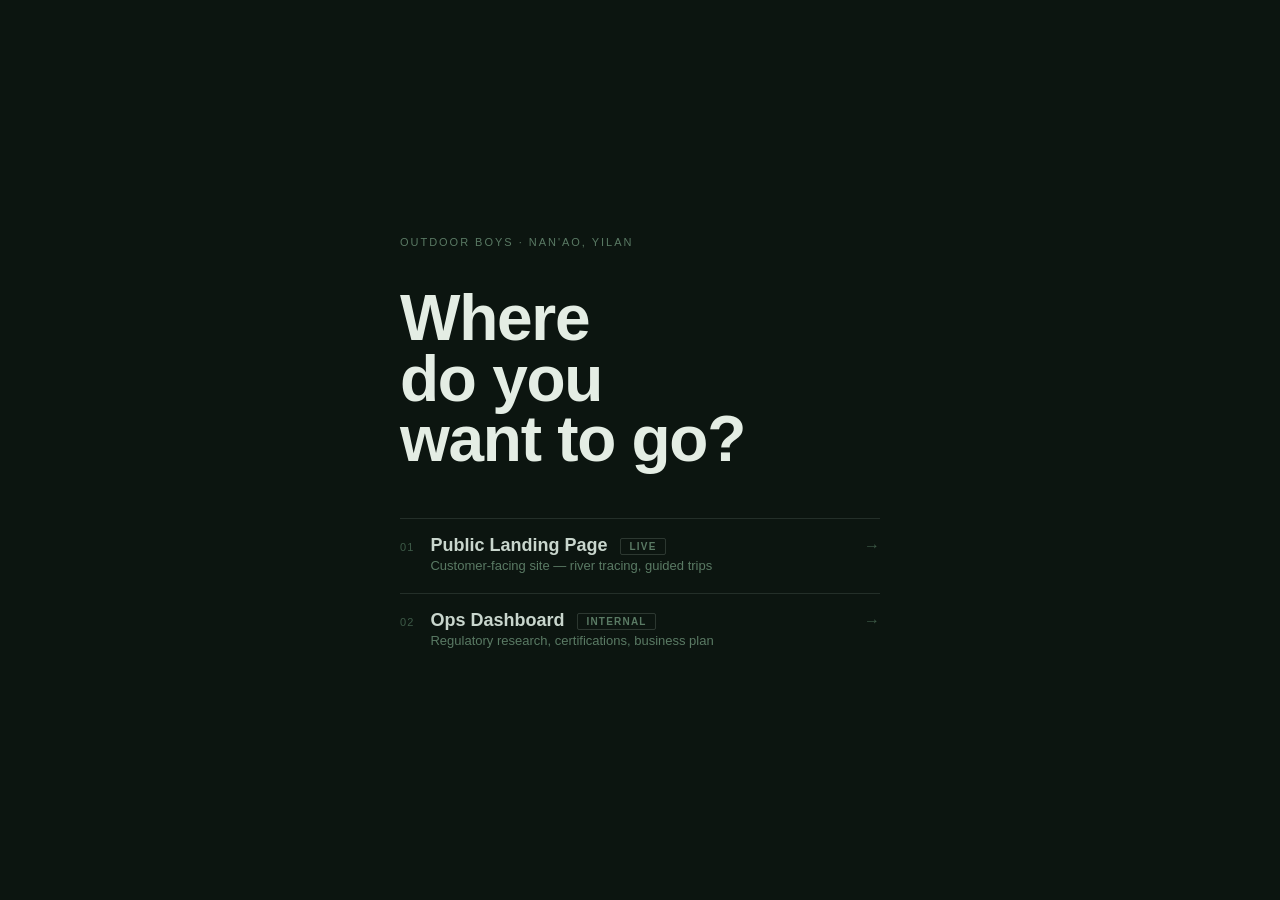
<file: web/index.html>
<!doctype html>
<html lang="en">
<head>
<meta charset="utf-8"/>
<meta name="viewport" content="width=device-width, initial-scale=1"/>
<title>Outdoor Boys</title>
<style>
  *{box-sizing:border-box;margin:0;padding:0}
  html,body{height:100%;background:#0c1510;color:#c9d6cd;font-family:'Trebuchet MS','Calibri',sans-serif}
  body{display:flex;align-items:center;justify-content:center;min-height:100vh;padding:32px}
  .wrap{max-width:480px;width:100%}
  .logo{font-size:11px;letter-spacing:.18em;text-transform:uppercase;color:#5a7a64;margin-bottom:40px}
  h1{font-size:clamp(36px,7vw,64px);font-weight:700;line-height:.95;color:#e4ede4;margin-bottom:28px;letter-spacing:-0.02em}
  .links{display:flex;flex-direction:column;gap:4px;margin-top:48px}
  .link-item{display:flex;align-items:baseline;gap:16px;padding:16px 0;border-top:1px solid rgba(174,194,180,.15);text-decoration:none;color:inherit;transition:color .2s}
  .link-item:hover{color:#e4ede4}
  .link-item:hover .arrow{transform:translateX(4px)}
  .link-num{font-size:11px;letter-spacing:.1em;color:#3d5a47;flex-shrink:0;font-variant-numeric:tabular-nums}
  .link-body{flex:1}
  .link-title{font-size:18px;font-weight:600;color:#c9d6cd;margin-bottom:2px;transition:color .2s}
  .link-item:hover .link-title{color:#e4ede4}
  .link-sub{font-size:13px;color:#5a7a64}
  .arrow{font-size:16px;color:#3d5a47;transition:transform .2s}
  .tag{display:inline-block;font-size:10px;letter-spacing:.12em;text-transform:uppercase;padding:2px 8px;border:1px solid rgba(174,194,180,.2);border-radius:2px;color:#5a7a64;margin-left:8px;vertical-align:middle}
</style>
</head>
<body>
<div class="wrap">
  <div class="logo">Outdoor Boys · Nan'ao, Yilan</div>
  <h1>Where<br>do you<br>want to go?</h1>

  <nav class="links">
    <a class="link-item" href="landing/">
      <span class="link-num">01</span>
      <span class="link-body">
        <div class="link-title">Public Landing Page <span class="tag">Live</span></div>
        <div class="link-sub">Customer-facing site — river tracing, guided trips</div>
      </span>
      <span class="arrow">→</span>
    </a>
    <a class="link-item" href="dashboard/">
      <span class="link-num">02</span>
      <span class="link-body">
        <div class="link-title">Ops Dashboard <span class="tag">Internal</span></div>
        <div class="link-sub">Regulatory research, certifications, business plan</div>
      </span>
      <span class="arrow">→</span>
    </a>
  </nav>
</div>
</body>
</html>
</file>
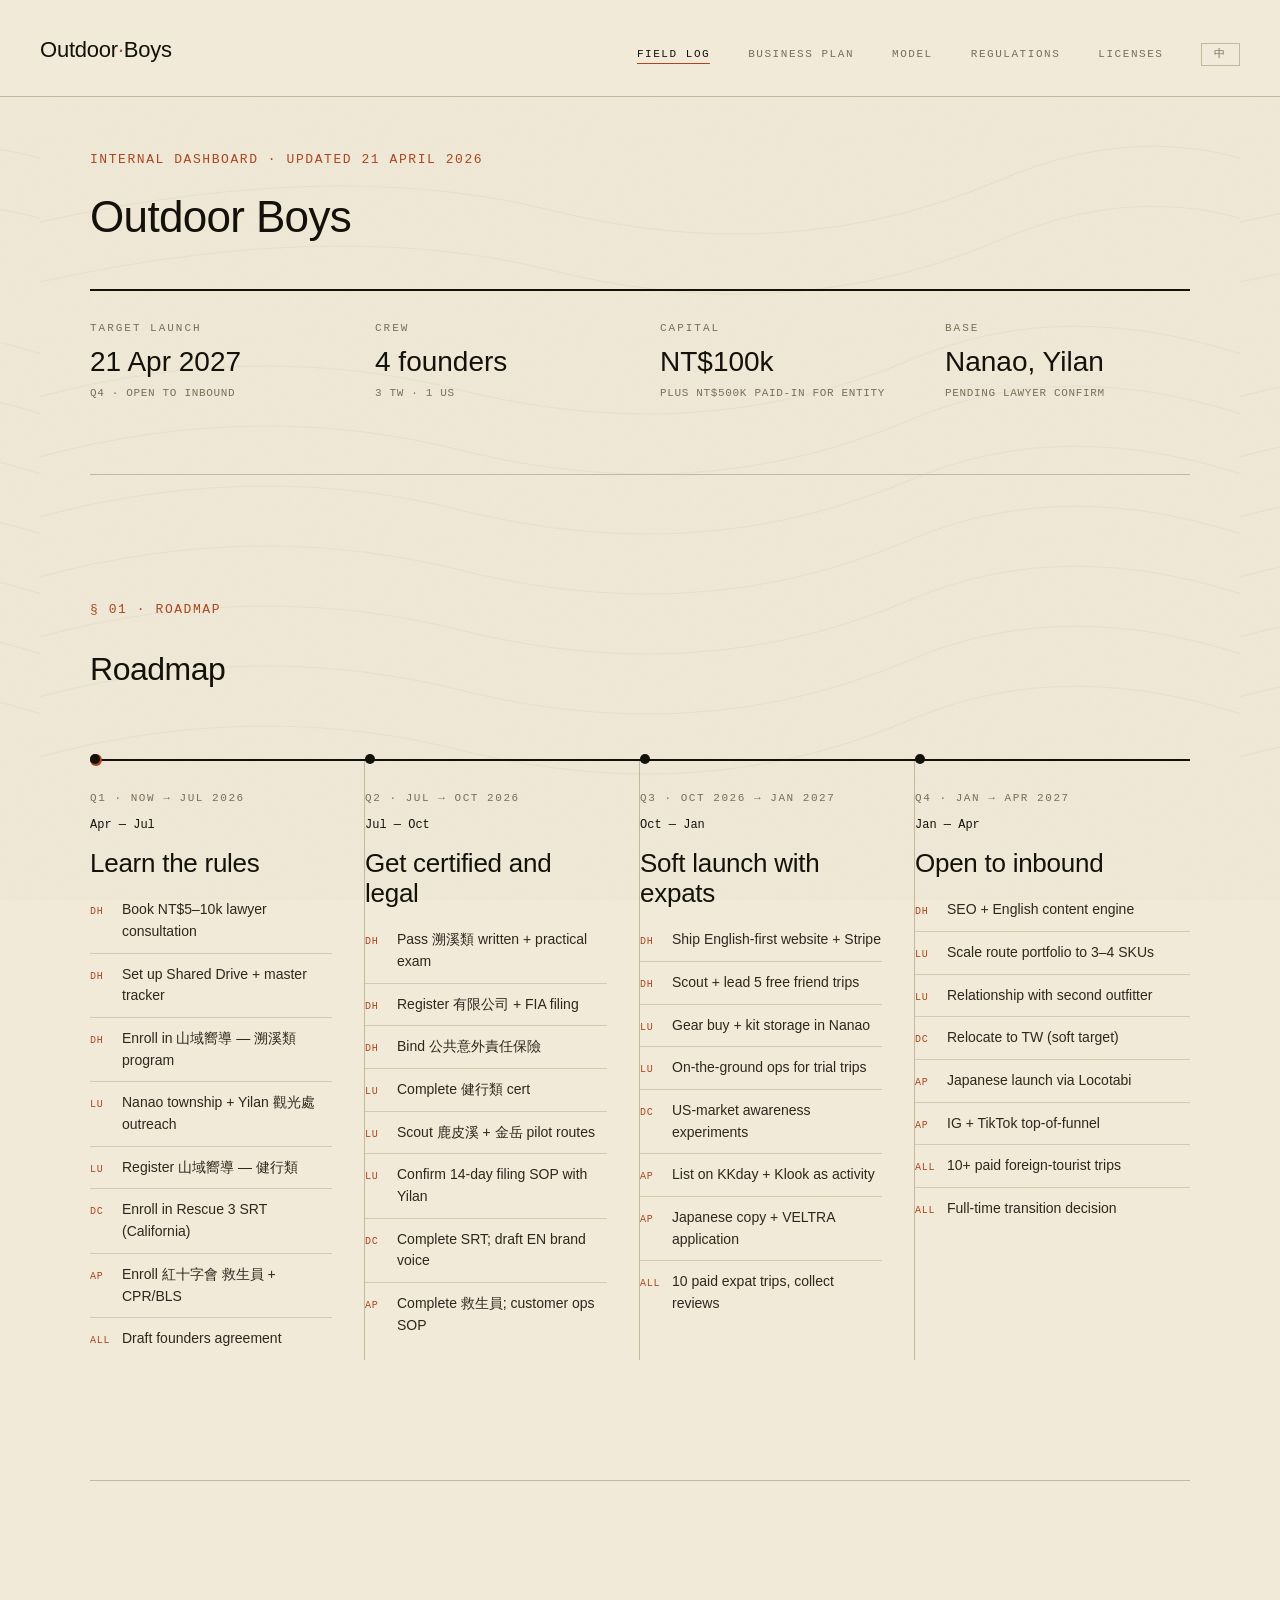
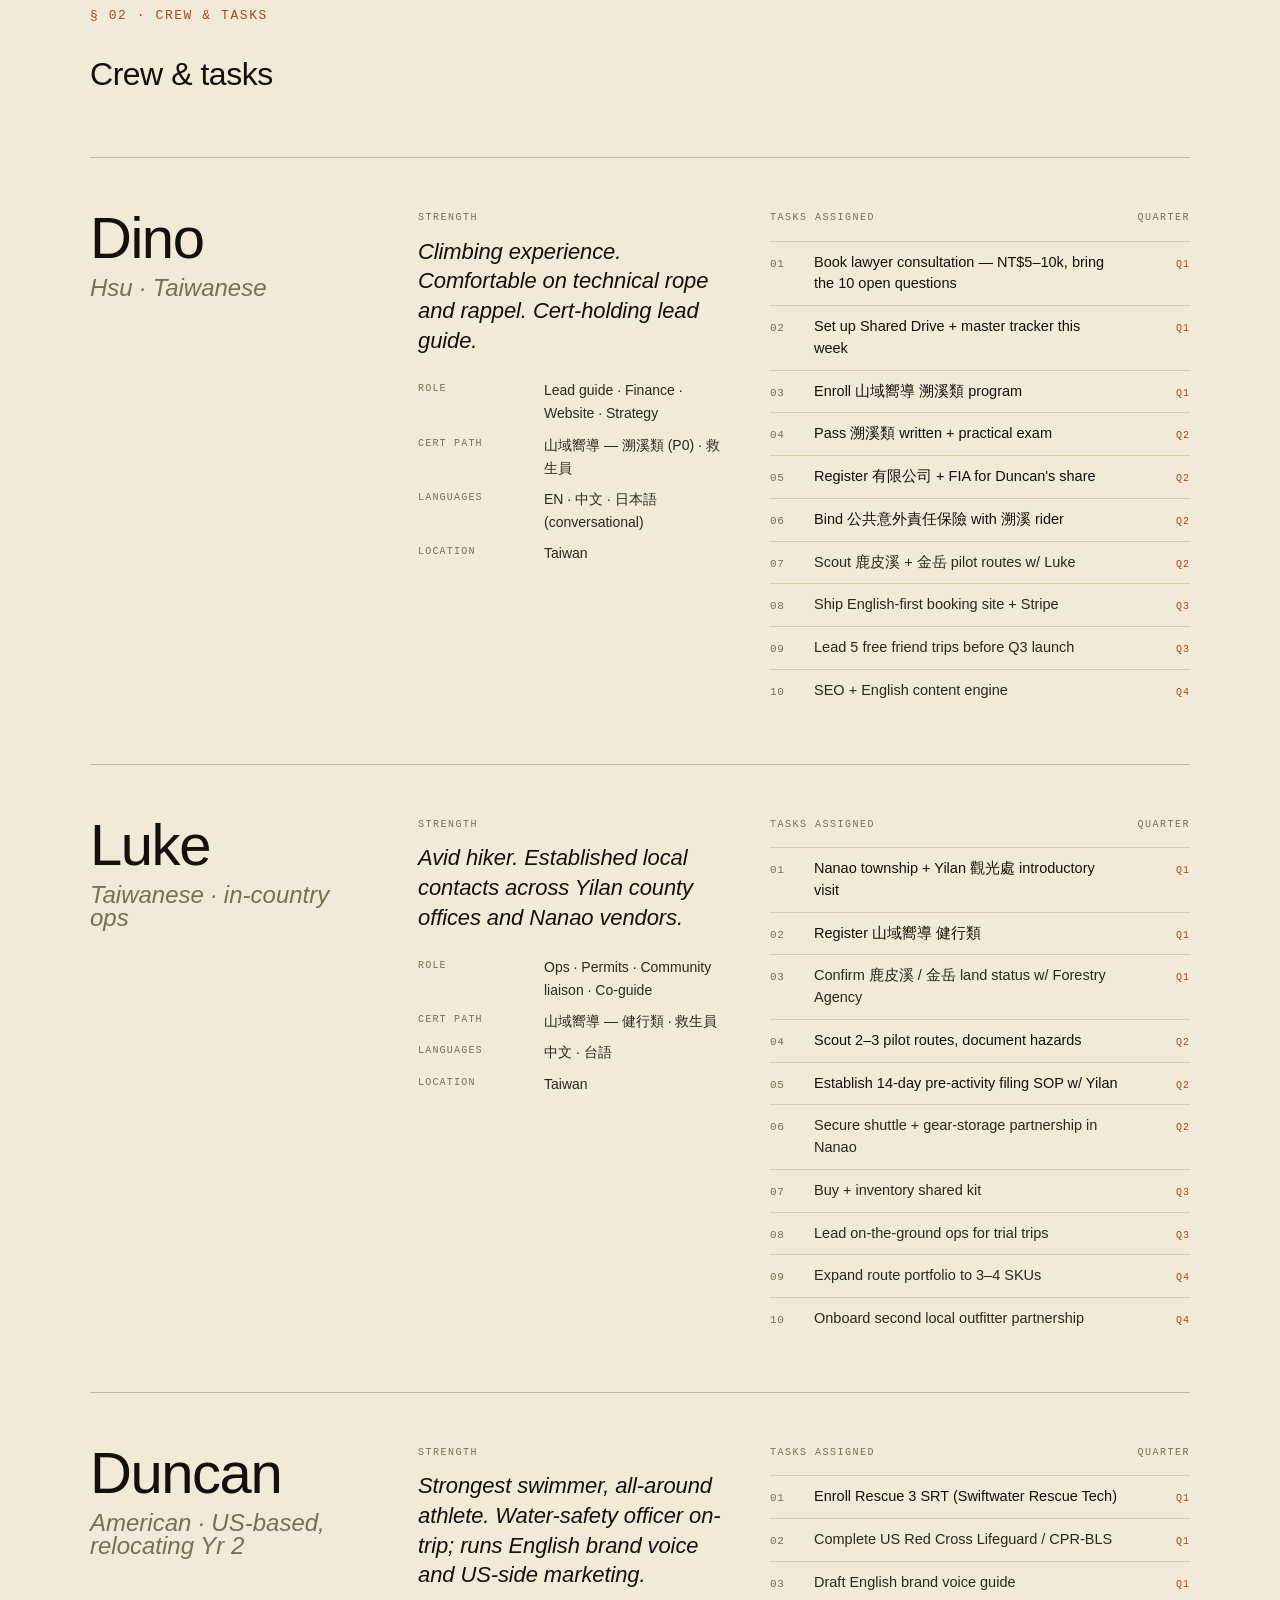
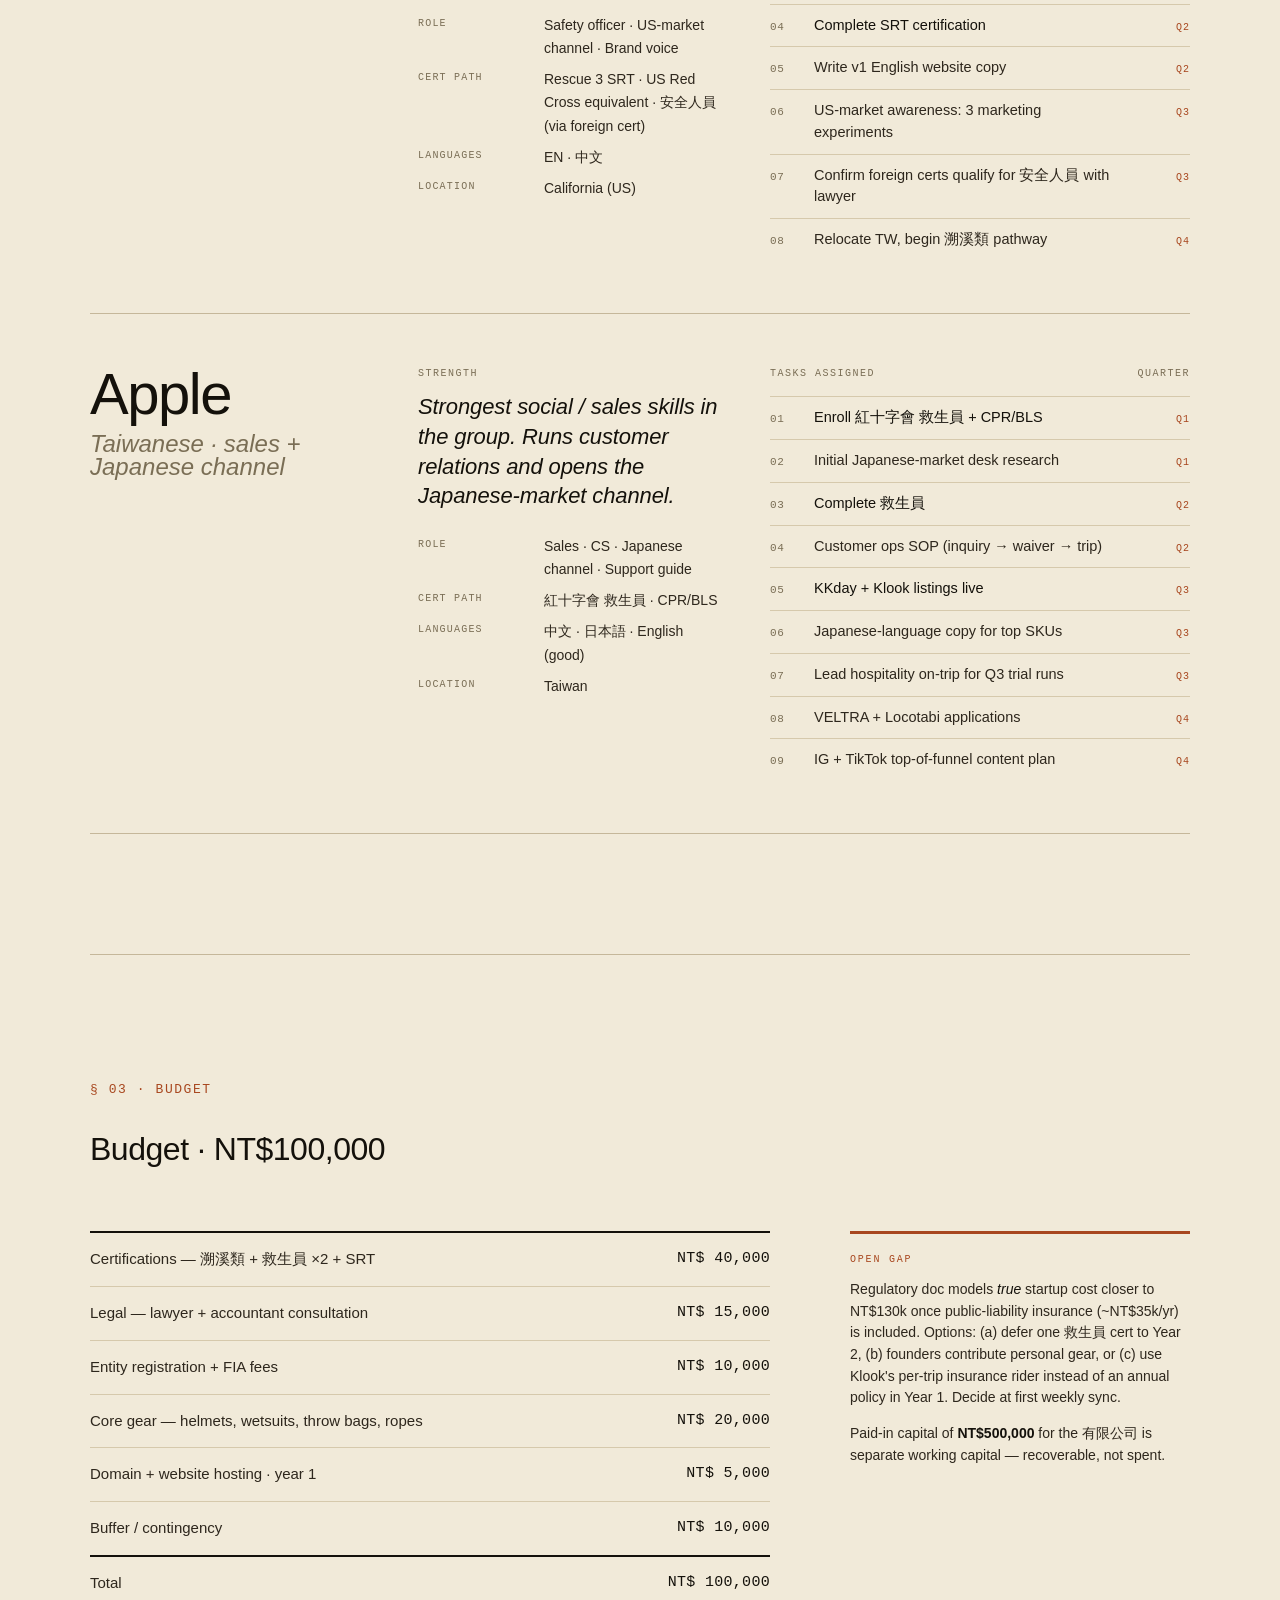
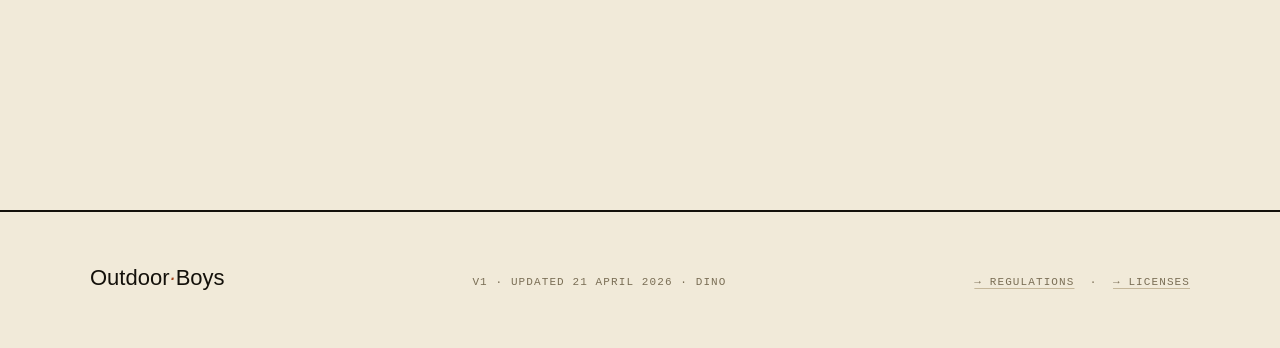
<file: web/dashboard/index.html>
<!doctype html>
<html lang="en">
<head>
  <meta charset="utf-8" />
  <meta name="viewport" content="width=device-width, initial-scale=1" />
  <title>Outdoor Boys — Field Log</title>
  <meta name="description" content="Pre-launch dashboard for Outdoor Boys, a Taiwan adventure guiding company. Timeline, crew tasks, budget." />
  <script src="i18n.js?v=3"></script>
  <link rel="stylesheet" href="styles.css?v=5">
</head>
<body>

  <nav class="top">
    <a href="index.html" class="brand">Outdoor<em>·</em>Boys</a>
    <ul>
      <li><a class="link active" href="index.html"><span class="en">Field Log</span><span class="zh">儀表板</span></a></li>
      <li><a class="link" href="business-plan.html"><span class="en">Business Plan</span><span class="zh">商業計畫</span></a></li>
      <li><a class="link" href="business-model.html"><span class="en">Model</span><span class="zh">模型</span></a></li>
      <li><a class="link" href="regulatory.html"><span class="en">Regulations</span><span class="zh">法規</span></a></li>
      <li><a class="link" href="certs.html"><span class="en">Licenses</span><span class="zh">證照</span></a></li>
      <li><button class="lang-toggle" onclick="toggleLang()"><span class="en">中</span><span class="zh">EN</span></button></li>
    </ul>
  </nav>

  <main class="wrap">

    <!-- ===================== HERO ===================== -->
    <section class="hero" style="padding: 48px 0 72px;">
      <div class="mono sectnum"><span class="en">Internal dashboard · updated 21 April 2026</span><span class="zh">內部儀表板 · 更新於 2026 年 4 月 21 日</span></div>

      <h1 style="font-family: var(--serif); font-size: 44px; font-weight: 500; letter-spacing: -0.015em; color: var(--ink); line-height: 1.1;">Outdoor Boys</h1>

      <div style="display:grid; grid-template-columns: repeat(4, 1fr); gap: 40px; margin-top: 48px; padding-top: 28px; border-top: 2px solid var(--ink);">
        <div>
          <div class="kicker" style="margin-bottom:10px;"><span class="en">Target Launch</span><span class="zh">目標上線</span></div>
          <div style="font-family: var(--serif); font-size: 28px; line-height:1.1; font-weight:500; color: var(--ink);"><span class="en">21 Apr 2027</span><span class="zh">2027 年 4 月 21 日</span></div>
          <div class="mono" style="font-size:11px; margin-top:6px;"><span class="en">Q4 · Open to inbound</span><span class="zh">Q4 · 對海外旅客開放</span></div>
        </div>
        <div>
          <div class="kicker" style="margin-bottom:10px;"><span class="en">Crew</span><span class="zh">團隊</span></div>
          <div style="font-family: var(--serif); font-size: 28px; line-height:1.1; font-weight:500; color: var(--ink);"><span class="en">4 founders</span><span class="zh">四位創辦人</span></div>
          <div class="mono" style="font-size:11px; margin-top:6px;"><span class="en">3 TW · 1 US</span><span class="zh">3 位台灣 · 1 位美國</span></div>
        </div>
        <div>
          <div class="kicker" style="margin-bottom:10px;"><span class="en">Capital</span><span class="zh">資本</span></div>
          <div style="font-family: var(--serif); font-size: 28px; line-height:1.1; font-weight:500; color: var(--ink);">NT$100k</div>
          <div class="mono" style="font-size:11px; margin-top:6px;"><span class="en">Plus NT$500k paid-in for entity</span><span class="zh">另 NT$500k 為公司實收資本</span></div>
        </div>
        <div>
          <div class="kicker" style="margin-bottom:10px;"><span class="en">Base</span><span class="zh">營運基地</span></div>
          <div style="font-family: var(--serif); font-size: 28px; line-height:1.1; font-weight:500; color: var(--ink);"><span class="en">Nanao, Yilan</span><span class="zh">宜蘭 南澳</span></div>
          <div class="mono" style="font-size:11px; margin-top:6px;"><span class="en">Pending lawyer confirm</span><span class="zh">待律師確認</span></div>
        </div>
      </div>
    </section>

    <hr class="rule">

    <!-- ===================== ROADMAP ===================== -->
    <section>
      <div class="sectnum"><span class="en">§ 01 · Roadmap</span><span class="zh">§ 01 · 路徑圖</span></div>
      <h2 style="font-family: var(--serif); font-size: 32px; font-weight: 500; letter-spacing: -0.015em; color: var(--ink);"><span class="en">Roadmap</span><span class="zh">路徑圖</span></h2>

      <div class="timeline">
        <div class="rail">

          <div class="q">
            <div class="qn"><span class="en">Q1 · now → Jul 2026</span><span class="zh">Q1 · 現在 → 2026 年 7 月</span></div>
            <div class="qdates"><span class="en">Apr — Jul</span><span class="zh">4 月 — 7 月</span></div>
            <div class="qtitle"><span class="en">Learn the rules</span><span class="zh">熟悉法規</span></div>
            <ul>
              <li><span class="who">DH</span><span class="en">Book NT$5–10k lawyer consultation</span><span class="zh">預約 NT$5–10k 律師諮詢</span></li>
              <li><span class="who">DH</span><span class="en">Set up Shared Drive + master tracker</span><span class="zh">建立共享雲端硬碟 + 主追蹤表</span></li>
              <li><span class="who">DH</span><span class="en">Enroll in 山域嚮導 — 溯溪類 program</span><span class="zh">報名 山域嚮導 — 溯溪類</span></li>
              <li><span class="who">LU</span><span class="en">Nanao township + Yilan 觀光處 outreach</span><span class="zh">拜訪 南澳鄉公所 + 宜蘭觀光處</span></li>
              <li><span class="who">LU</span><span class="en">Register 山域嚮導 — 健行類</span><span class="zh">報名 山域嚮導 — 健行類</span></li>
              <li><span class="who">DC</span><span class="en">Enroll in Rescue 3 SRT (California)</span><span class="zh">報名 Rescue 3 SRT(加州)</span></li>
              <li><span class="who">AP</span><span class="en">Enroll 紅十字會 救生員 + CPR/BLS</span><span class="zh">報名 紅十字會 救生員 + CPR/BLS</span></li>
              <li><span class="who">ALL</span><span class="en">Draft founders agreement</span><span class="zh">起草創辦人協議</span></li>
            </ul>
          </div>

          <div class="q">
            <div class="qn"><span class="en">Q2 · Jul → Oct 2026</span><span class="zh">Q2 · 2026 年 7 月 → 10 月</span></div>
            <div class="qdates"><span class="en">Jul — Oct</span><span class="zh">7 月 — 10 月</span></div>
            <div class="qtitle"><span class="en">Get certified and legal</span><span class="zh">完成證照與合法落地</span></div>
            <ul>
              <li><span class="who">DH</span><span class="en">Pass 溯溪類 written + practical exam</span><span class="zh">通過 溯溪類 筆試 + 實務考</span></li>
              <li><span class="who">DH</span><span class="en">Register 有限公司 + FIA filing</span><span class="zh">成立有限公司 + FIA 外資申報</span></li>
              <li><span class="who">DH</span><span class="en">Bind 公共意外責任保險</span><span class="zh">投保 公共意外責任保險</span></li>
              <li><span class="who">LU</span><span class="en">Complete 健行類 cert</span><span class="zh">取得 健行類 證照</span></li>
              <li><span class="who">LU</span><span class="en">Scout 鹿皮溪 + 金岳 pilot routes</span><span class="zh">探勘 鹿皮溪 + 金岳 試行路線</span></li>
              <li><span class="who">LU</span><span class="en">Confirm 14-day filing SOP with Yilan</span><span class="zh">與宜蘭確認 14 天事前報備 SOP</span></li>
              <li><span class="who">DC</span><span class="en">Complete SRT; draft EN brand voice</span><span class="zh">完成 SRT;起草英文品牌口吻</span></li>
              <li><span class="who">AP</span><span class="en">Complete 救生員; customer ops SOP</span><span class="zh">完成 救生員;客服作業 SOP</span></li>
            </ul>
          </div>

          <div class="q">
            <div class="qn"><span class="en">Q3 · Oct 2026 → Jan 2027</span><span class="zh">Q3 · 2026 年 10 月 → 2027 年 1 月</span></div>
            <div class="qdates"><span class="en">Oct — Jan</span><span class="zh">10 月 — 1 月</span></div>
            <div class="qtitle"><span class="en">Soft launch with expats</span><span class="zh">以在台外國人軟上線</span></div>
            <ul>
              <li><span class="who">DH</span><span class="en">Ship English-first website + Stripe</span><span class="zh">上線英文為主的網站 + Stripe</span></li>
              <li><span class="who">DH</span><span class="en">Scout + lead 5 free friend trips</span><span class="zh">探勘並帶領 5 趟免費親友團</span></li>
              <li><span class="who">LU</span><span class="en">Gear buy + kit storage in Nanao</span><span class="zh">採購裝備 + 於南澳建立裝備庫</span></li>
              <li><span class="who">LU</span><span class="en">On-the-ground ops for trial trips</span><span class="zh">負責試行團現場運營</span></li>
              <li><span class="who">DC</span><span class="en">US-market awareness experiments</span><span class="zh">美國市場聲量實驗</span></li>
              <li><span class="who">AP</span><span class="en">List on KKday + Klook as activity</span><span class="zh">以活動方式上架 KKday + Klook</span></li>
              <li><span class="who">AP</span><span class="en">Japanese copy + VELTRA application</span><span class="zh">日文文案 + VELTRA 申請</span></li>
              <li><span class="who">ALL</span><span class="en">10 paid expat trips, collect reviews</span><span class="zh">10 趟付費外籍友客團,蒐集評價</span></li>
            </ul>
          </div>

          <div class="q">
            <div class="qn"><span class="en">Q4 · Jan → Apr 2027</span><span class="zh">Q4 · 2027 年 1 月 → 4 月</span></div>
            <div class="qdates"><span class="en">Jan — Apr</span><span class="zh">1 月 — 4 月</span></div>
            <div class="qtitle"><span class="en">Open to inbound</span><span class="zh">對海外旅客開放</span></div>
            <ul>
              <li><span class="who">DH</span><span class="en">SEO + English content engine</span><span class="zh">SEO + 英文內容產製</span></li>
              <li><span class="who">LU</span><span class="en">Scale route portfolio to 3–4 SKUs</span><span class="zh">擴展至 3–4 條主力路線</span></li>
              <li><span class="who">LU</span><span class="en">Relationship with second outfitter</span><span class="zh">建立第二家在地合作夥伴</span></li>
              <li><span class="who">DC</span><span class="en">Relocate to TW (soft target)</span><span class="zh">搬回台灣(軟性目標)</span></li>
              <li><span class="who">AP</span><span class="en">Japanese launch via Locotabi</span><span class="zh">透過 Locotabi 日本上線</span></li>
              <li><span class="who">AP</span><span class="en">IG + TikTok top-of-funnel</span><span class="zh">IG + TikTok 上層漏斗</span></li>
              <li><span class="who">ALL</span><span class="en">10+ paid foreign-tourist trips</span><span class="zh">10+ 趟付費外籍旅客團</span></li>
              <li><span class="who">ALL</span><span class="en">Full-time transition decision</span><span class="zh">是否轉全職之決定</span></li>
            </ul>
          </div>

        </div>
      </div>
    </section>

    <hr class="rule">

    <!-- ===================== CREW ===================== -->
    <section>
      <div class="sectnum"><span class="en">§ 02 · Crew &amp; tasks</span><span class="zh">§ 02 · 團隊與任務</span></div>
      <h2 style="font-family: var(--serif); font-size: 32px; font-weight: 500; letter-spacing: -0.015em; color: var(--ink);"><span class="en">Crew &amp; tasks</span><span class="zh">團隊與任務</span></h2>

      <div class="crew">

        <article class="crew-entry">
          <div class="name">Dino<span class="surname"><span class="en">Hsu · Taiwanese</span><span class="zh">許 · 台灣人</span></span></div>
          <div class="role">
            <div class="tag"><span class="en">Strength</span><span class="zh">專長</span></div>
            <div class="strength"><span class="en">Climbing experience. Comfortable on technical rope and rappel. Cert-holding lead guide.</span><span class="zh">具攀岩經驗,熟悉技術繩索與垂降操作。持證主嚮。</span></div>
            <dl>
              <dt><span class="en">Role</span><span class="zh">角色</span></dt><dd><span class="en">Lead guide · Finance · Website · Strategy</span><span class="zh">主嚮 · 財務 · 網站 · 策略</span></dd>
              <dt><span class="en">Cert path</span><span class="zh">證照路徑</span></dt><dd>山域嚮導 — 溯溪類 (P0) · 救生員</dd>
              <dt><span class="en">Languages</span><span class="zh">語言</span></dt><dd><span class="en">EN · 中文 · 日本語 (conversational)</span><span class="zh">中文 · 英文 · 日文(會話)</span></dd>
              <dt><span class="en">Location</span><span class="zh">所在地</span></dt><dd><span class="en">Taiwan</span><span class="zh">台灣</span></dd>
            </dl>
          </div>
          <div class="tasks">
            <div class="tlabel"><span><span class="en">Tasks assigned</span><span class="zh">任務分派</span></span><span><span class="en">Quarter</span><span class="zh">季度</span></span></div>
            <ol>
              <li class="p0"><span class="en">Book lawyer consultation — NT$5–10k, bring the 10 open questions</span><span class="zh">預約律師諮詢 — NT$5–10k,帶上 10 條待釐清問題</span><span class="q-tag">Q1</span></li>
              <li class="p0"><span class="en">Set up Shared Drive + master tracker this week</span><span class="zh">本週建好共享雲端硬碟 + 主追蹤表</span><span class="q-tag">Q1</span></li>
              <li class="p0"><span class="en">Enroll 山域嚮導 溯溪類 program</span><span class="zh">報名 山域嚮導 溯溪類</span><span class="q-tag">Q1</span></li>
              <li class="p0"><span class="en">Pass 溯溪類 written + practical exam</span><span class="zh">通過 溯溪類 筆試 + 實務考</span><span class="q-tag">Q2</span></li>
              <li class="p0"><span class="en">Register 有限公司 + FIA for Duncan's share</span><span class="zh">成立有限公司 + 為 Duncan 持股辦 FIA</span><span class="q-tag">Q2</span></li>
              <li class="p0"><span class="en">Bind 公共意外責任保險 with 溯溪 rider</span><span class="zh">投保 公共意外責任保險 並加 溯溪 附加條款</span><span class="q-tag">Q2</span></li>
              <li><span class="en">Scout 鹿皮溪 + 金岳 pilot routes w/ Luke</span><span class="zh">與 Luke 一同探勘 鹿皮溪 + 金岳 試行路線</span><span class="q-tag">Q2</span></li>
              <li><span class="en">Ship English-first booking site + Stripe</span><span class="zh">上線以英文為主的預訂網站 + Stripe</span><span class="q-tag">Q3</span></li>
              <li><span class="en">Lead 5 free friend trips before Q3 launch</span><span class="zh">Q3 上線前帶領 5 趟免費親友團</span><span class="q-tag">Q3</span></li>
              <li><span class="en">SEO + English content engine</span><span class="zh">SEO + 英文內容產製</span><span class="q-tag">Q4</span></li>
            </ol>
          </div>
        </article>

        <article class="crew-entry">
          <div class="name">Luke<span class="surname"><span class="en">Taiwanese · in-country ops</span><span class="zh">台灣人 · 在地運營</span></span></div>
          <div class="role">
            <div class="tag"><span class="en">Strength</span><span class="zh">專長</span></div>
            <div class="strength"><span class="en">Avid hiker. Established local contacts across Yilan county offices and Nanao vendors.</span><span class="zh">資深登山者。於宜蘭縣府單位與南澳在地店家建立完整人脈。</span></div>
            <dl>
              <dt><span class="en">Role</span><span class="zh">角色</span></dt><dd><span class="en">Ops · Permits · Community liaison · Co-guide</span><span class="zh">運營 · 許可 · 社區聯絡 · 副嚮</span></dd>
              <dt><span class="en">Cert path</span><span class="zh">證照路徑</span></dt><dd>山域嚮導 — 健行類 · 救生員</dd>
              <dt><span class="en">Languages</span><span class="zh">語言</span></dt><dd>中文 · 台語</dd>
              <dt><span class="en">Location</span><span class="zh">所在地</span></dt><dd><span class="en">Taiwan</span><span class="zh">台灣</span></dd>
            </dl>
          </div>
          <div class="tasks">
            <div class="tlabel"><span><span class="en">Tasks assigned</span><span class="zh">任務分派</span></span><span><span class="en">Quarter</span><span class="zh">季度</span></span></div>
            <ol>
              <li class="p0"><span class="en">Nanao township + Yilan 觀光處 introductory visit</span><span class="zh">首訪 南澳鄉公所 + 宜蘭 觀光處</span><span class="q-tag">Q1</span></li>
              <li class="p0"><span class="en">Register 山域嚮導 健行類</span><span class="zh">報名 山域嚮導 健行類</span><span class="q-tag">Q1</span></li>
              <li><span class="en">Confirm 鹿皮溪 / 金岳 land status w/ Forestry Agency</span><span class="zh">向林業署確認 鹿皮溪 / 金岳 土地狀態</span><span class="q-tag">Q1</span></li>
              <li class="p0"><span class="en">Scout 2–3 pilot routes, document hazards</span><span class="zh">探勘 2–3 條試行路線並紀錄風險</span><span class="q-tag">Q2</span></li>
              <li class="p0"><span class="en">Establish 14-day pre-activity filing SOP w/ Yilan</span><span class="zh">與宜蘭建立 14 天事前報備 SOP</span><span class="q-tag">Q2</span></li>
              <li><span class="en">Secure shuttle + gear-storage partnership in Nanao</span><span class="zh">在南澳談妥接駁 + 裝備寄放合作</span><span class="q-tag">Q2</span></li>
              <li><span class="en">Buy + inventory shared kit</span><span class="zh">採購並盤點共用裝備</span><span class="q-tag">Q3</span></li>
              <li><span class="en">Lead on-the-ground ops for trial trips</span><span class="zh">試行團現場運營負責人</span><span class="q-tag">Q3</span></li>
              <li><span class="en">Expand route portfolio to 3–4 SKUs</span><span class="zh">擴展至 3–4 條主力路線</span><span class="q-tag">Q4</span></li>
              <li><span class="en">Onboard second local outfitter partnership</span><span class="zh">建立第二家在地合作店家</span><span class="q-tag">Q4</span></li>
            </ol>
          </div>
        </article>

        <article class="crew-entry">
          <div class="name">Duncan<span class="surname"><span class="en">American · US-based, relocating Yr 2</span><span class="zh">美國人 · 現居美國,第二年搬回台灣</span></span></div>
          <div class="role">
            <div class="tag"><span class="en">Strength</span><span class="zh">專長</span></div>
            <div class="strength"><span class="en">Strongest swimmer, all-around athlete. Water-safety officer on-trip; runs English brand voice and US-side marketing.</span><span class="zh">全隊最強泳者,全能型運動員。出團時擔任水上安全官;主責英文品牌口吻與美國市場行銷。</span></div>
            <dl>
              <dt><span class="en">Role</span><span class="zh">角色</span></dt><dd><span class="en">Safety officer · US-market channel · Brand voice</span><span class="zh">安全官 · 美國市場通路 · 品牌口吻</span></dd>
              <dt><span class="en">Cert path</span><span class="zh">證照路徑</span></dt><dd><span class="en">Rescue 3 SRT · US Red Cross equivalent · 安全人員 (via foreign cert)</span><span class="zh">Rescue 3 SRT · 美國紅十字會等效證照 · 安全人員(採國外證照認可)</span></dd>
              <dt><span class="en">Languages</span><span class="zh">語言</span></dt><dd>EN · 中文</dd>
              <dt><span class="en">Location</span><span class="zh">所在地</span></dt><dd><span class="en">California (US)</span><span class="zh">美國 加州</span></dd>
            </dl>
          </div>
          <div class="tasks">
            <div class="tlabel"><span><span class="en">Tasks assigned</span><span class="zh">任務分派</span></span><span><span class="en">Quarter</span><span class="zh">季度</span></span></div>
            <ol>
              <li class="p0"><span class="en">Enroll Rescue 3 SRT (Swiftwater Rescue Tech)</span><span class="zh">報名 Rescue 3 SRT(急流救援技術)</span><span class="q-tag">Q1</span></li>
              <li><span class="en">Complete US Red Cross Lifeguard / CPR-BLS</span><span class="zh">取得 美國紅十字會 救生員 / CPR-BLS</span><span class="q-tag">Q1</span></li>
              <li><span class="en">Draft English brand voice guide</span><span class="zh">起草英文品牌口吻指南</span><span class="q-tag">Q1</span></li>
              <li class="p0"><span class="en">Complete SRT certification</span><span class="zh">取得 SRT 證照</span><span class="q-tag">Q2</span></li>
              <li><span class="en">Write v1 English website copy</span><span class="zh">撰寫 v1 英文網站文案</span><span class="q-tag">Q2</span></li>
              <li><span class="en">US-market awareness: 3 marketing experiments</span><span class="zh">美國市場聲量:3 個行銷實驗</span><span class="q-tag">Q3</span></li>
              <li><span class="en">Confirm foreign certs qualify for 安全人員 with lawyer</span><span class="zh">與律師確認國外證照可否認列 安全人員</span><span class="q-tag">Q3</span></li>
              <li><span class="en">Relocate TW, begin 溯溪類 pathway</span><span class="zh">搬回台灣,啟動 溯溪類 證照路徑</span><span class="q-tag">Q4</span></li>
            </ol>
          </div>
        </article>

        <article class="crew-entry">
          <div class="name">Apple<span class="surname"><span class="en">Taiwanese · sales + Japanese channel</span><span class="zh">台灣人 · 銷售 + 日本市場通路</span></span></div>
          <div class="role">
            <div class="tag"><span class="en">Strength</span><span class="zh">專長</span></div>
            <div class="strength"><span class="en">Strongest social / sales skills in the group. Runs customer relations and opens the Japanese-market channel.</span><span class="zh">全隊最強的社交與銷售力。主責客戶關係,並打開日本市場通路。</span></div>
            <dl>
              <dt><span class="en">Role</span><span class="zh">角色</span></dt><dd><span class="en">Sales · CS · Japanese channel · Support guide</span><span class="zh">銷售 · 客服 · 日本市場通路 · 支援嚮導</span></dd>
              <dt><span class="en">Cert path</span><span class="zh">證照路徑</span></dt><dd>紅十字會 救生員 · CPR/BLS</dd>
              <dt><span class="en">Languages</span><span class="zh">語言</span></dt><dd><span class="en">中文 · 日本語 · English (good)</span><span class="zh">中文 · 日文 · 英文(良好)</span></dd>
              <dt><span class="en">Location</span><span class="zh">所在地</span></dt><dd><span class="en">Taiwan</span><span class="zh">台灣</span></dd>
            </dl>
          </div>
          <div class="tasks">
            <div class="tlabel"><span><span class="en">Tasks assigned</span><span class="zh">任務分派</span></span><span><span class="en">Quarter</span><span class="zh">季度</span></span></div>
            <ol>
              <li class="p0"><span class="en">Enroll 紅十字會 救生員 + CPR/BLS</span><span class="zh">報名 紅十字會 救生員 + CPR/BLS</span><span class="q-tag">Q1</span></li>
              <li><span class="en">Initial Japanese-market desk research</span><span class="zh">日本市場初步桌面研究</span><span class="q-tag">Q1</span></li>
              <li class="p0"><span class="en">Complete 救生員</span><span class="zh">取得 救生員</span><span class="q-tag">Q2</span></li>
              <li><span class="en">Customer ops SOP (inquiry → waiver → trip)</span><span class="zh">客服作業 SOP(詢問 → 免責同意 → 出團)</span><span class="q-tag">Q2</span></li>
              <li class="p0"><span class="en">KKday + Klook listings live</span><span class="zh">KKday + Klook 正式上架</span><span class="q-tag">Q3</span></li>
              <li><span class="en">Japanese-language copy for top SKUs</span><span class="zh">為主力路線撰寫日文文案</span><span class="q-tag">Q3</span></li>
              <li><span class="en">Lead hospitality on-trip for Q3 trial runs</span><span class="zh">Q3 試行團擔任接待主責</span><span class="q-tag">Q3</span></li>
              <li><span class="en">VELTRA + Locotabi applications</span><span class="zh">VELTRA + Locotabi 申請</span><span class="q-tag">Q4</span></li>
              <li><span class="en">IG + TikTok top-of-funnel content plan</span><span class="zh">IG + TikTok 上層漏斗內容規劃</span><span class="q-tag">Q4</span></li>
            </ol>
          </div>
        </article>

      </div>
    </section>

    <hr class="rule">

    <!-- ===================== BUDGET ===================== -->
    <section>
      <div class="sectnum"><span class="en">§ 03 · Budget</span><span class="zh">§ 03 · 預算</span></div>
      <h2 style="font-family: var(--serif); font-size: 32px; font-weight: 500; letter-spacing: -0.015em; color: var(--ink);"><span class="en">Budget · NT$100,000</span><span class="zh">預算 · NT$100,000</span></h2>

      <div class="budget">
        <table class="ledger">
          <tr><td class="cat"><span class="en">Certifications — 溯溪類 + 救生員 ×2 + SRT</span><span class="zh">證照 — 溯溪類 + 救生員 ×2 + SRT</span></td><td class="num">NT$ 40,000</td></tr>
          <tr><td class="cat"><span class="en">Legal — lawyer + accountant consultation</span><span class="zh">法律 — 律師 + 會計師諮詢</span></td><td class="num">NT$ 15,000</td></tr>
          <tr><td class="cat"><span class="en">Entity registration + FIA fees</span><span class="zh">公司設立 + FIA 外資申報費用</span></td><td class="num">NT$ 10,000</td></tr>
          <tr><td class="cat"><span class="en">Core gear — helmets, wetsuits, throw bags, ropes</span><span class="zh">核心裝備 — 頭盔、防寒衣、拋繩袋、繩索</span></td><td class="num">NT$ 20,000</td></tr>
          <tr><td class="cat"><span class="en">Domain + website hosting · year 1</span><span class="zh">網域 + 網站代管 · 第一年</span></td><td class="num">NT$ 5,000</td></tr>
          <tr><td class="cat"><span class="en">Buffer / contingency</span><span class="zh">預備金 / 應變</span></td><td class="num">NT$ 10,000</td></tr>
          <tr class="total"><td><span class="en">Total</span><span class="zh">合計</span></td><td class="num">NT$ 100,000</td></tr>
        </table>

        <div class="caution">
          <div class="tag"><span class="en">Open gap</span><span class="zh">未解缺口</span></div>
          <p><span class="en">Regulatory doc models <em>true</em> startup cost closer to NT$130k once public-liability insurance (~NT$35k/yr) is included. Options: (a) defer one 救生員 cert to Year 2, (b) founders contribute personal gear, or (c) use Klook's per-trip insurance rider instead of an annual policy in Year 1. Decide at first weekly sync.</span><span class="zh">法規文件試算,若納入 公共意外責任保險(約 NT$35k/年),<em>真實</em> 啟動成本更接近 NT$130k。選項:(a)將其中一張 救生員 延至第二年、(b)創辦人自備個人裝備、或(c)第一年採用 Klook 單趟加保,暫不買年保。首次週會定案。</span></p>
          <p style="margin-top: 14px;"><span class="en">Paid-in capital of <strong style="color: var(--ink);">NT$500,000</strong> for the 有限公司 is separate working capital — recoverable, not spent.</span><span class="zh">有限公司 所需之實收資本 <strong style="color: var(--ink);">NT$500,000</strong> 屬於另計營運資金,可收回、並非支出。</span></p>
        </div>
      </div>
    </section>

  </main>

  <footer class="foot">
    <div class="wrap inner">
      <div class="brandmark">Outdoor<em style="color: var(--clay);">·</em>Boys</div>
      <div class="meta"><span class="en">v1 · Updated 21 April 2026 · Dino</span><span class="zh">v1 · 更新於 2026 年 4 月 21 日 · Dino</span></div>
      <div class="meta"><a href="regulatory.html" style="color: var(--mute);"><span class="en">→ Regulations</span><span class="zh">→ 法規</span></a> &nbsp;·&nbsp; <a href="certs.html" style="color: var(--mute);"><span class="en">→ Licenses</span><span class="zh">→ 證照</span></a></div>
    </div>
  </footer>

  <script>
    // fade-in on scroll
    const io = new IntersectionObserver((entries) => {
      entries.forEach(e => { if (e.isIntersecting) e.target.classList.add('inview'); });
    }, { threshold: 0.08 });
    document.querySelectorAll('section, .crew-entry, .reg-entry, .dol-cell').forEach(el => {
      el.classList.add('fade');
      io.observe(el);
    });
  </script>

</body>
</html>
</file>
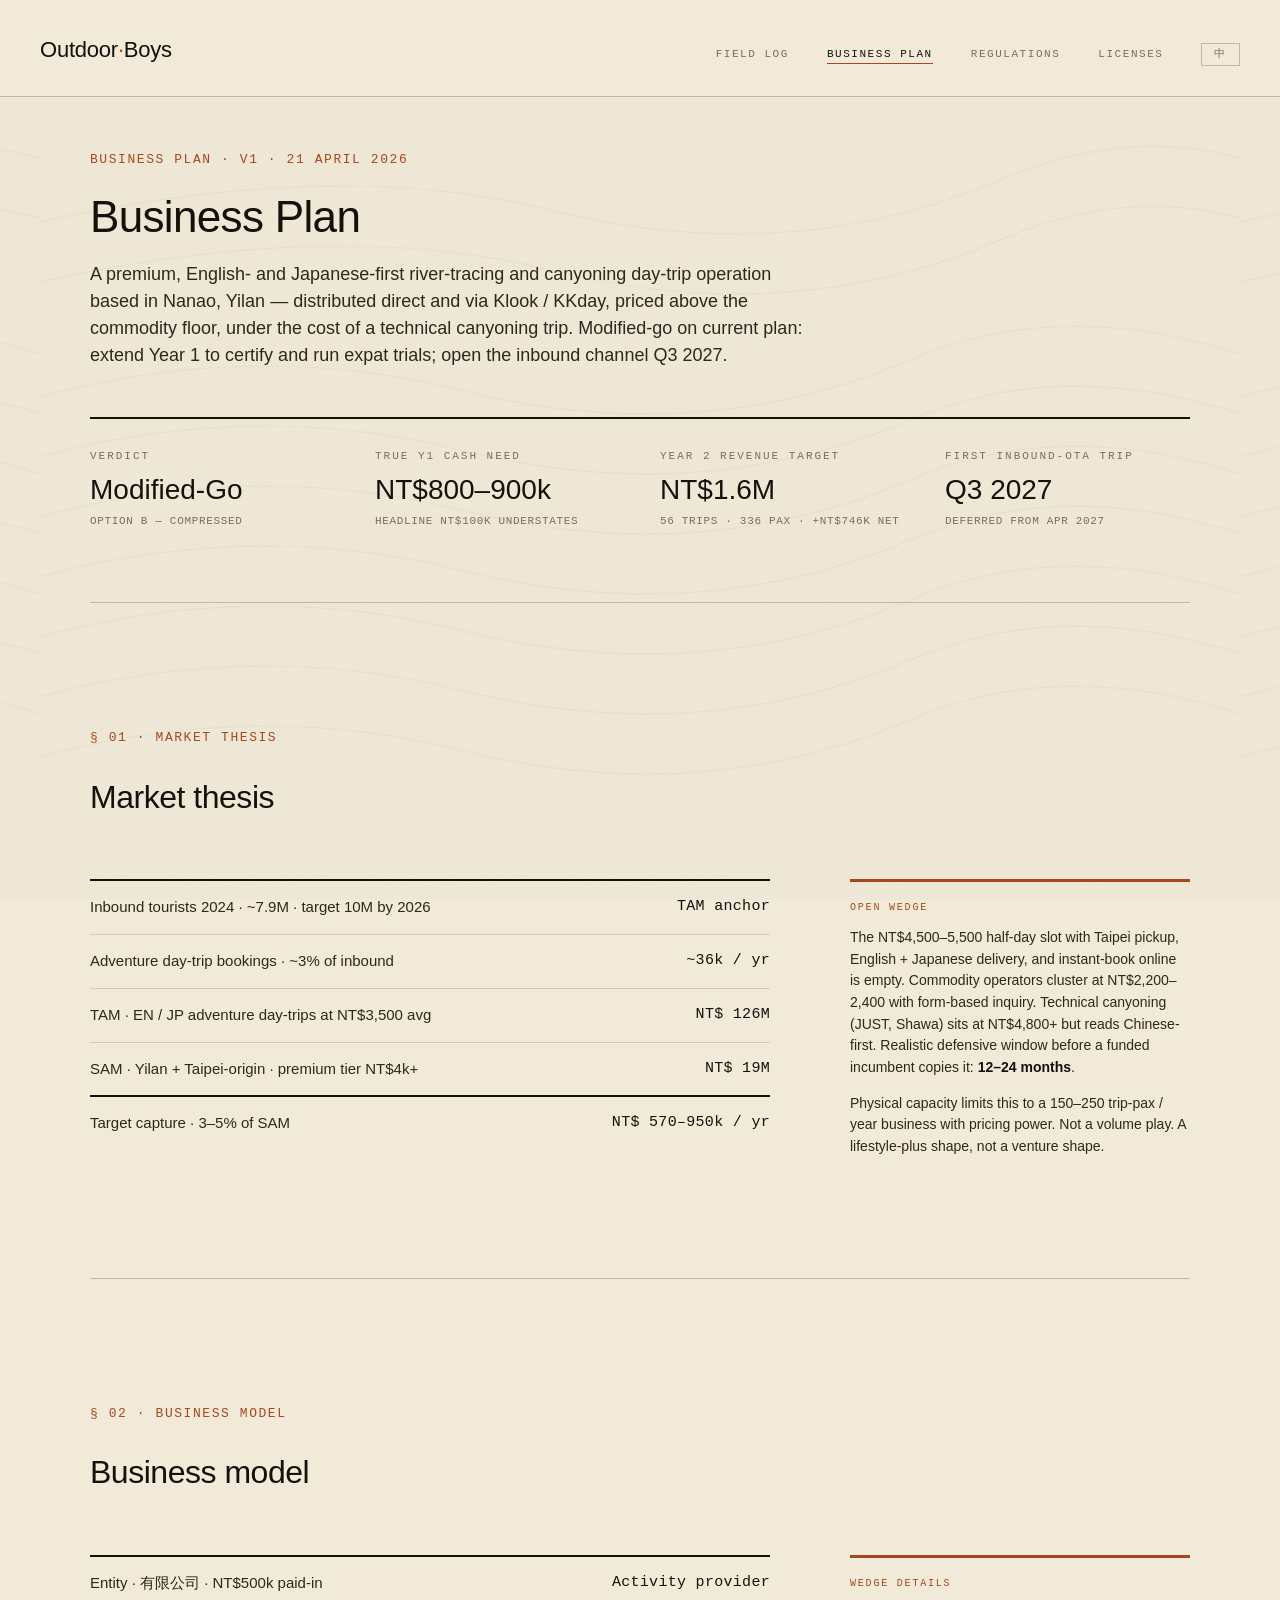
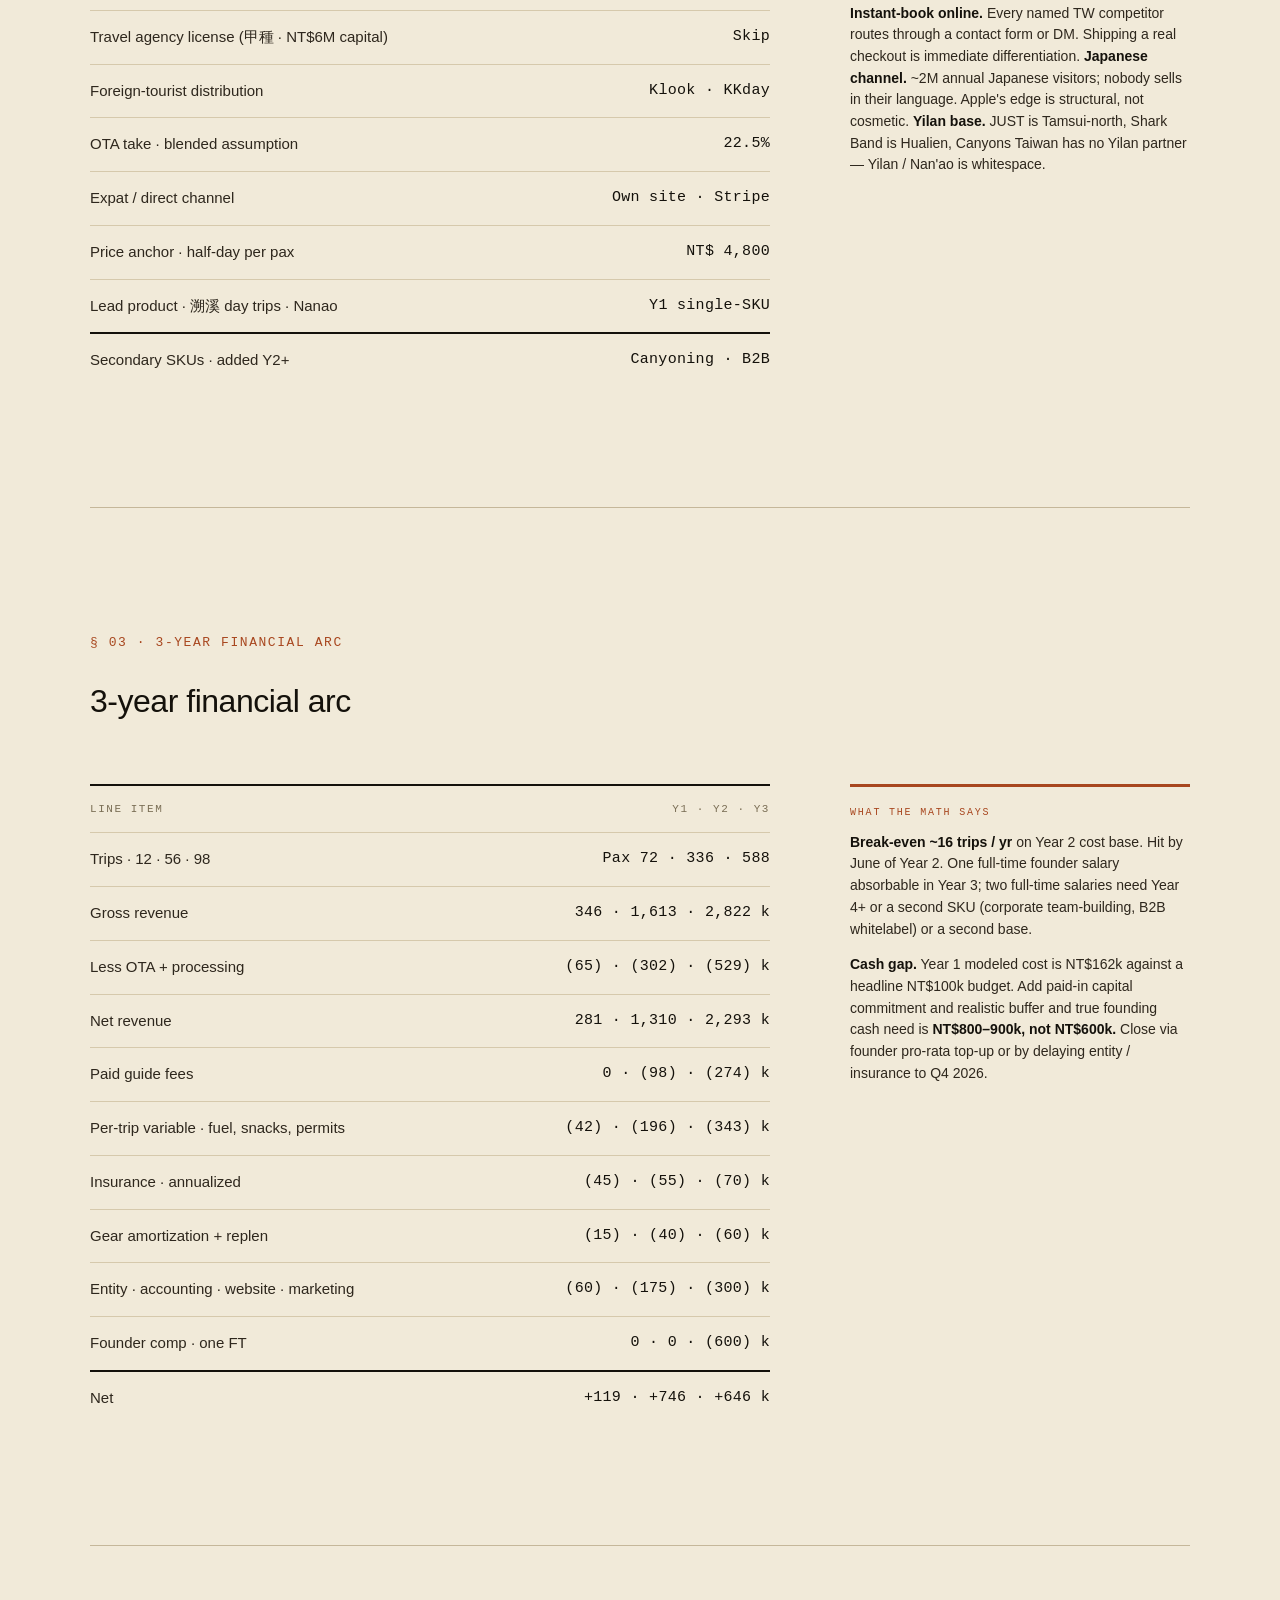
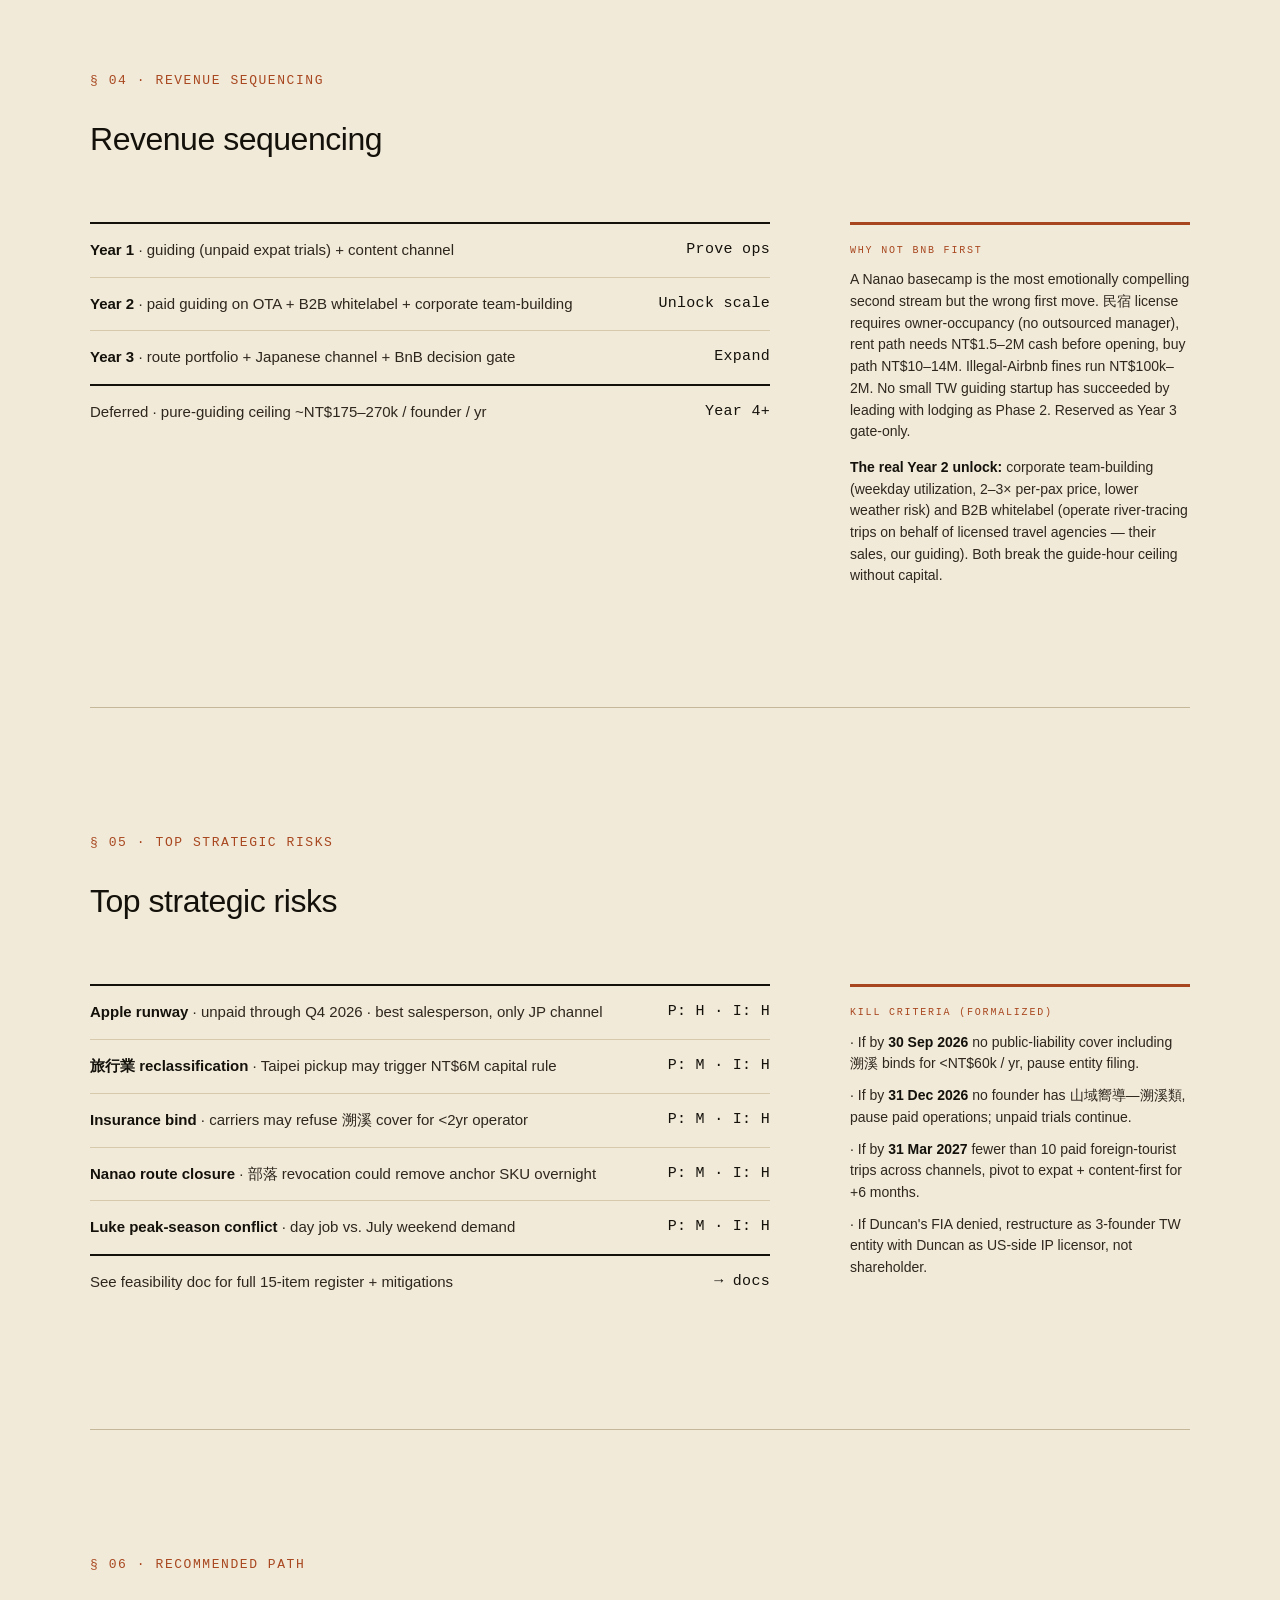
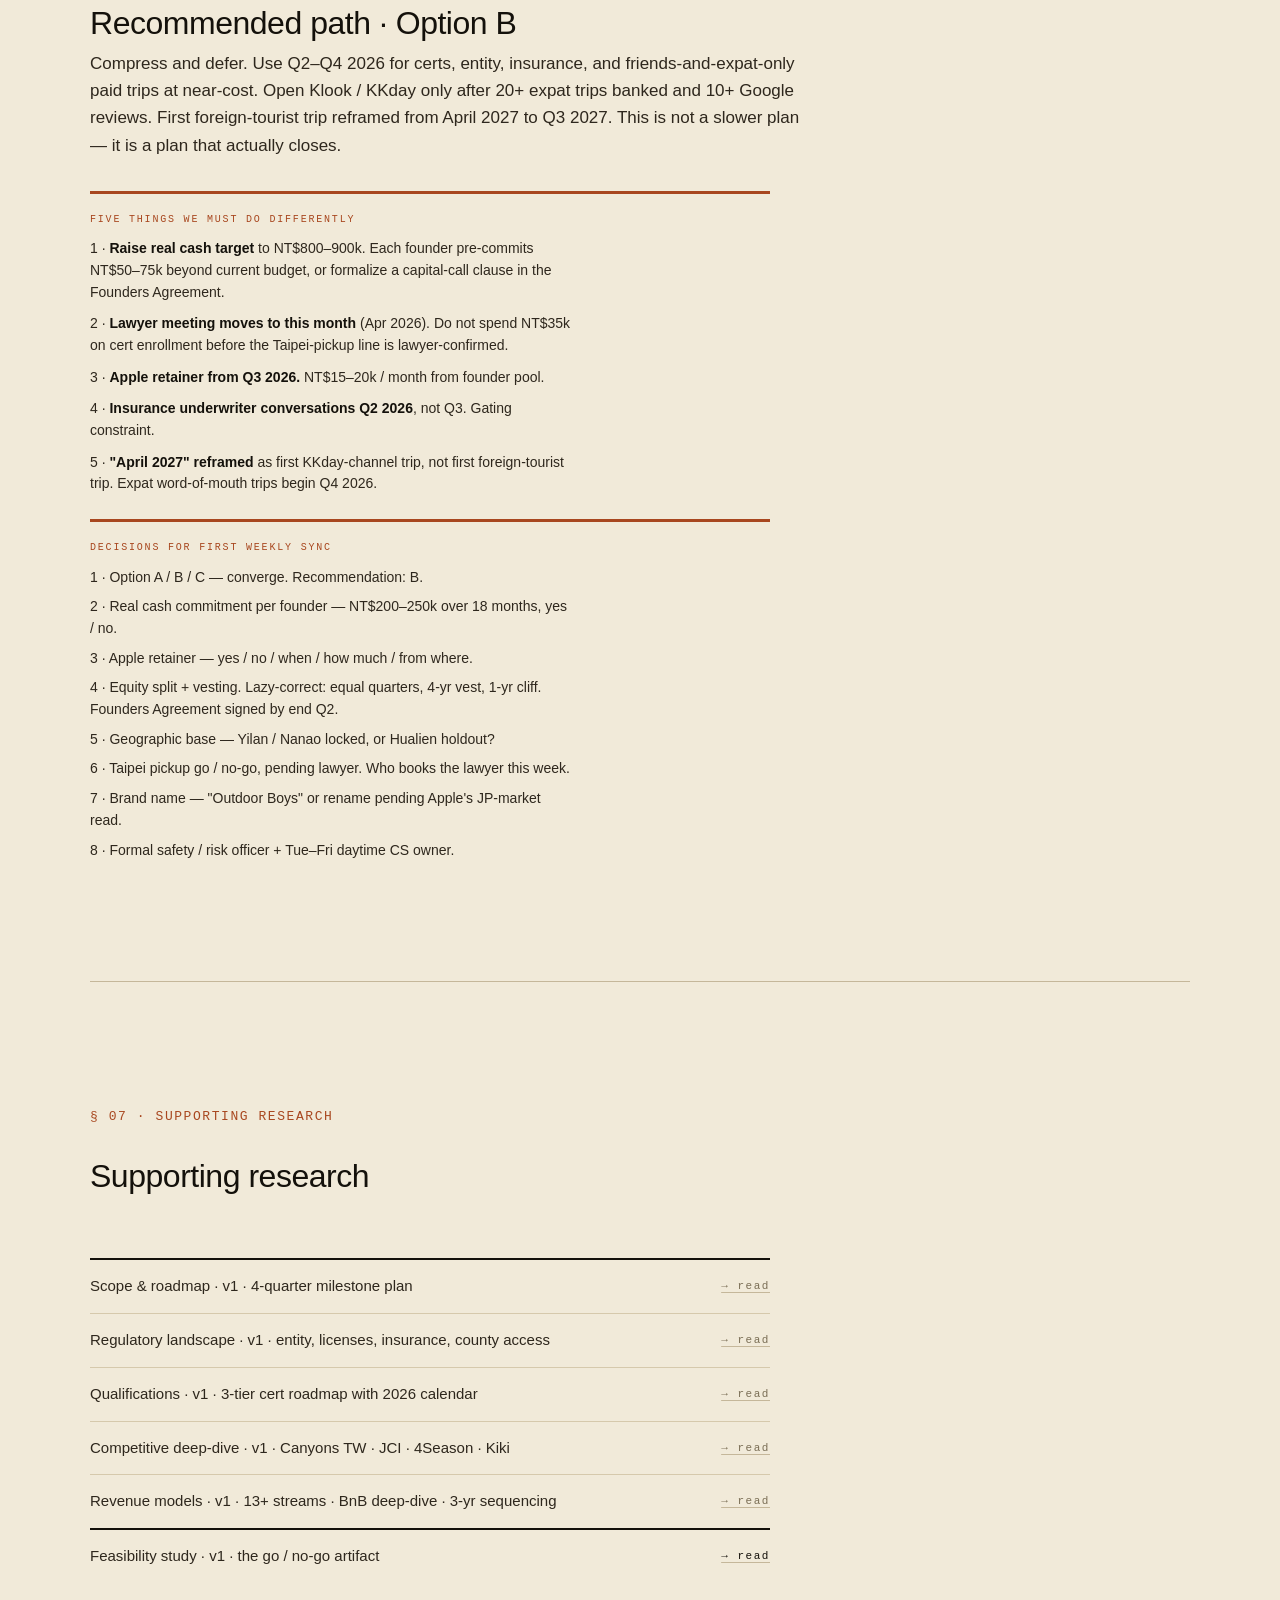
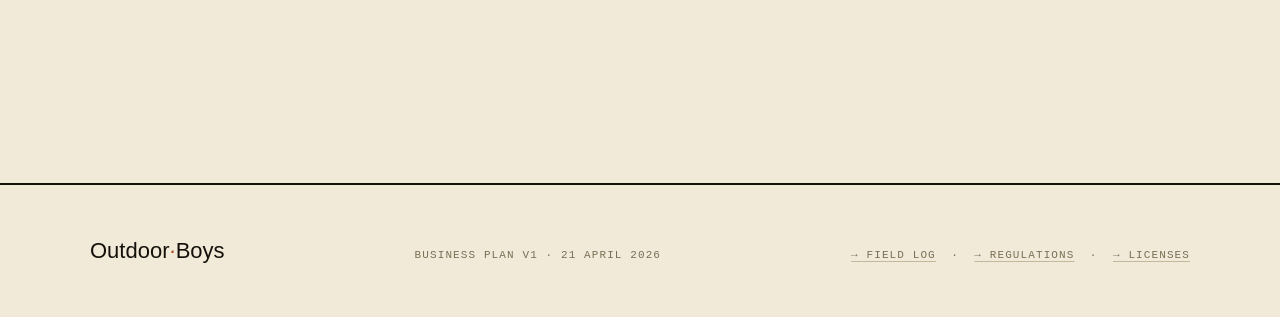
<file: web/business-plan.html>
<!doctype html>
<html lang="en">
<head>
  <meta charset="utf-8" />
  <meta name="viewport" content="width=device-width, initial-scale=1" />
  <title>Outdoor Boys — Business Plan</title>
  <meta name="description" content="High-level business plan for Outdoor Boys. Market thesis, model, financial arc, and decisions." />
  <script src="i18n.js?v=3"></script>
  <link rel="stylesheet" href="styles.css?v=5">
</head>
<body>

  <nav class="top">
    <a href="index.html" class="brand">Outdoor<em>·</em>Boys</a>
    <ul>
      <li><a class="link" href="index.html"><span class="en">Field Log</span><span class="zh">儀表板</span></a></li>
      <li><a class="link active" href="business-plan.html"><span class="en">Business Plan</span><span class="zh">商業計畫</span></a></li>
      <li><a class="link" href="regulatory.html"><span class="en">Regulations</span><span class="zh">法規</span></a></li>
      <li><a class="link" href="certs.html"><span class="en">Licenses</span><span class="zh">證照</span></a></li>
      <li><button class="lang-toggle" onclick="toggleLang()"><span class="en">中</span><span class="zh">EN</span></button></li>
    </ul>
  </nav>

  <main class="wrap">

    <!-- ===================== HERO ===================== -->
    <section class="hero" style="padding: 48px 0 72px;">
      <div class="mono sectnum"><span class="en">Business plan · v1 · 21 April 2026</span><span class="zh">商業計畫 · v1 · 2026 年 4 月 21 日</span></div>

      <h1 style="font-family: var(--serif); font-size: 44px; font-weight: 500; letter-spacing: -0.015em; color: var(--ink); line-height: 1.1;"><span class="en">Business Plan</span><span class="zh">商業計畫</span></h1>

      <p style="font-family: var(--serif); font-size: 18px; line-height: 1.5; color: var(--ink-body); max-width: 720px; margin-top: 20px;">
        <span class="en">A premium, English- and Japanese-first river-tracing and canyoning day-trip operation based in Nanao, Yilan — distributed direct and via Klook / KKday, priced above the commodity floor, under the cost of a technical canyoning trip. Modified-go on current plan: extend Year 1 to certify and run expat trials; open the inbound channel Q3 2027.</span>
        <span class="zh">以宜蘭南澳為基地,英日文優先的高端溯溪/峽谷半日遊,直銷與 Klook / KKday 雙軌並行,定價高於入門市場、低於技術性峽谷。當前計畫修正:延長第一年完成證照與外籍友人試行,Q3 2027 正式對海外旅客開放。</span>
      </p>

      <div style="display:grid; grid-template-columns: repeat(4, 1fr); gap: 40px; margin-top: 48px; padding-top: 28px; border-top: 2px solid var(--ink);">
        <div>
          <div class="kicker" style="margin-bottom:10px;"><span class="en">Verdict</span><span class="zh">結論</span></div>
          <div style="font-family: var(--serif); font-size: 28px; line-height:1.1; font-weight:500; color: var(--ink);"><span class="en">Modified-Go</span><span class="zh">修正版 — 執行</span></div>
          <div class="mono" style="font-size:11px; margin-top:6px;"><span class="en">Option B — compressed</span><span class="zh">方案 B — 壓縮版</span></div>
        </div>
        <div>
          <div class="kicker" style="margin-bottom:10px;"><span class="en">True Y1 cash need</span><span class="zh">第一年實際資金需求</span></div>
          <div style="font-family: var(--serif); font-size: 28px; line-height:1.1; font-weight:500; color: var(--ink);">NT$800–900k</div>
          <div class="mono" style="font-size:11px; margin-top:6px;"><span class="en">Headline NT$100k understates</span><span class="zh">NT$100k 估計嚴重偏低</span></div>
        </div>
        <div>
          <div class="kicker" style="margin-bottom:10px;"><span class="en">Year 2 revenue target</span><span class="zh">第二年營收目標</span></div>
          <div style="font-family: var(--serif); font-size: 28px; line-height:1.1; font-weight:500; color: var(--ink);">NT$1.6M</div>
          <div class="mono" style="font-size:11px; margin-top:6px;"><span class="en">56 trips · 336 pax · +NT$746k net</span><span class="zh">56 趟 · 336 人次 · 淨利 +NT$746k</span></div>
        </div>
        <div>
          <div class="kicker" style="margin-bottom:10px;"><span class="en">First inbound-OTA trip</span><span class="zh">首趟 OTA 海外旅客團</span></div>
          <div style="font-family: var(--serif); font-size: 28px; line-height:1.1; font-weight:500; color: var(--ink);">Q3 2027</div>
          <div class="mono" style="font-size:11px; margin-top:6px;"><span class="en">Deferred from Apr 2027</span><span class="zh">從 2027 年 4 月延後</span></div>
        </div>
      </div>
    </section>

    <hr class="rule">

    <!-- ===================== 01 MARKET THESIS ===================== -->
    <section>
      <div class="sectnum"><span class="en">§ 01 · Market thesis</span><span class="zh">§ 01 · 市場論點</span></div>
      <h2 style="font-family: var(--serif); font-size: 32px; font-weight: 500; letter-spacing: -0.015em; color: var(--ink);"><span class="en">Market thesis</span><span class="zh">市場論點</span></h2>

      <div class="budget">
        <table class="ledger">
          <tr><td class="cat"><span class="en">Inbound tourists 2024 · ~7.9M · target 10M by 2026</span><span class="zh">2024 年入境旅客 · 約 790 萬 · 2026 年目標 1,000 萬</span></td><td class="num"><span class="en">TAM anchor</span><span class="zh">市場基準</span></td></tr>
          <tr><td class="cat"><span class="en">Adventure day-trip bookings · ~3% of inbound</span><span class="zh">冒險型一日遊預訂 · 約入境 3%</span></td><td class="num"><span class="en">~36k / yr</span><span class="zh">約 3.6 萬 / 年</span></td></tr>
          <tr><td class="cat"><span class="en">TAM · EN / JP adventure day-trips at NT$3,500 avg</span><span class="zh">TAM · 英 / 日語冒險一日遊均價 NT$3,500</span></td><td class="num">NT$ 126M</td></tr>
          <tr><td class="cat"><span class="en">SAM · Yilan + Taipei-origin · premium tier NT$4k+</span><span class="zh">SAM · 宜蘭 + 台北出發 · 高端 NT$4k+</span></td><td class="num">NT$ 19M</td></tr>
          <tr class="total"><td><span class="en">Target capture · 3–5% of SAM</span><span class="zh">目標佔有 · SAM 的 3–5%</span></td><td class="num">NT$ 570–950k / <span class="en">yr</span><span class="zh">年</span></td></tr>
        </table>

        <div class="caution">
          <div class="tag"><span class="en">Open wedge</span><span class="zh">市場缺口</span></div>
          <p><span class="en">The NT$4,500–5,500 half-day slot with Taipei pickup, English + Japanese delivery, and instant-book online is empty. Commodity operators cluster at NT$2,200–2,400 with form-based inquiry. Technical canyoning (JUST, Shawa) sits at NT$4,800+ but reads Chinese-first. Realistic defensive window before a funded incumbent copies it: <strong style="color: var(--ink);">12–24 months</strong>.</span><span class="zh">NT$4,500–5,500 的半日遊定位 — 含台北接送、英日文服務、即時線上訂購 — 目前市場空缺。低價業者集中在 NT$2,200–2,400 且須填表詢問。技術性峽谷(JUST、Shawa)約 NT$4,800+,但以中文為主。被有資金的業者複製之前的合理防禦窗口:<strong style="color: var(--ink);">12–24 個月</strong>。</span></p>
          <p style="margin-top: 14px;"><span class="en">Physical capacity limits this to a 150–250 trip-pax / year business with pricing power. Not a volume play. A lifestyle-plus shape, not a venture shape.</span><span class="zh">實體產能上限約 150–250 人次/年,具定價力,非走量模式,是生活方式型事業,非創投型事業。</span></p>
        </div>
      </div>
    </section>

    <hr class="rule">

    <!-- ===================== 02 BUSINESS MODEL ===================== -->
    <section>
      <div class="sectnum"><span class="en">§ 02 · Business model</span><span class="zh">§ 02 · 商業模式</span></div>
      <h2 style="font-family: var(--serif); font-size: 32px; font-weight: 500; letter-spacing: -0.015em; color: var(--ink);"><span class="en">Business model</span><span class="zh">商業模式</span></h2>

      <div class="budget">
        <table class="ledger">
          <tr><td class="cat"><span class="en">Entity · 有限公司 · NT$500k paid-in</span><span class="zh">公司型態 · 有限公司 · 實收資本 NT$500k</span></td><td class="num"><span class="en">Activity provider</span><span class="zh">活動供應商</span></td></tr>
          <tr><td class="cat"><span class="en">Travel agency license (甲種 · NT$6M capital)</span><span class="zh">旅行業執照(甲種 · NT$600 萬資本)</span></td><td class="num"><span class="en">Skip</span><span class="zh">跳過</span></td></tr>
          <tr><td class="cat"><span class="en">Foreign-tourist distribution</span><span class="zh">外籍旅客通路</span></td><td class="num">Klook · KKday</td></tr>
          <tr><td class="cat"><span class="en">OTA take · blended assumption</span><span class="zh">OTA 抽成 · 混合假設</span></td><td class="num">22.5%</td></tr>
          <tr><td class="cat"><span class="en">Expat / direct channel</span><span class="zh">外籍人士 / 直銷通路</span></td><td class="num"><span class="en">Own site · Stripe</span><span class="zh">自架網站 · Stripe</span></td></tr>
          <tr><td class="cat"><span class="en">Price anchor · half-day per pax</span><span class="zh">定價錨點 · 半日 / 人</span></td><td class="num">NT$ 4,800</td></tr>
          <tr><td class="cat"><span class="en">Lead product · 溯溪 day trips · Nanao</span><span class="zh">主力商品 · 溯溪一日遊 · 南澳</span></td><td class="num"><span class="en">Y1 single-SKU</span><span class="zh">第一年單一 SKU</span></td></tr>
          <tr class="total"><td><span class="en">Secondary SKUs · added Y2+</span><span class="zh">次要 SKU · 第二年起新增</span></td><td class="num"><span class="en">Canyoning · B2B</span><span class="zh">峽谷 · B2B</span></td></tr>
        </table>

        <div class="caution">
          <div class="tag"><span class="en">Wedge details</span><span class="zh">切入點細節</span></div>
          <p><strong style="color: var(--ink);"><span class="en">Instant-book online.</span><span class="zh">即時線上訂購。</span></strong> <span class="en">Every named TW competitor routes through a contact form or DM. Shipping a real checkout is immediate differentiation.</span><span class="zh">所有已知台灣競爭者均需填表或私訊。上線真正的結帳流程即為立即差異化。</span> <strong style="color: var(--ink);"><span class="en">Japanese channel.</span><span class="zh">日本市場通路。</span></strong> <span class="en">~2M annual Japanese visitors; nobody sells in their language. Apple's edge is structural, not cosmetic.</span><span class="zh">每年約 200 萬日本旅客來台,無人以日文銷售。Apple 的優勢是結構性的,非表面的。</span> <strong style="color: var(--ink);"><span class="en">Yilan base.</span><span class="zh">宜蘭基地。</span></strong> <span class="en">JUST is Tamsui-north, Shark Band is Hualien, Canyons Taiwan has no Yilan partner — Yilan / Nan'ao is whitespace.</span><span class="zh">JUST 在淡水北部,Shark Band 在花蓮,Canyons Taiwan 無宜蘭合作 — 宜蘭 / 南澳是空白地帶。</span></p>
        </div>
      </div>
    </section>

    <hr class="rule">

    <!-- ===================== 03 FINANCIAL ARC ===================== -->
    <section>
      <div class="sectnum"><span class="en">§ 03 · 3-year financial arc</span><span class="zh">§ 03 · 三年財務預測</span></div>
      <h2 style="font-family: var(--serif); font-size: 32px; font-weight: 500; letter-spacing: -0.015em; color: var(--ink);"><span class="en">3-year financial arc</span><span class="zh">三年財務預測</span></h2>

      <div class="budget">
        <table class="ledger">
          <tr style="border-top: 2px solid var(--ink);">
            <td class="cat" style="font-family: var(--mono); font-size: 11px; letter-spacing: 0.14em; text-transform: uppercase; color: var(--mute);"><span class="en">Line item</span><span class="zh">項目</span></td>
            <td class="num" style="font-family: var(--mono); font-size: 11px; letter-spacing: 0.14em; text-transform: uppercase; color: var(--mute);"><span class="en">Y1 · Y2 · Y3</span><span class="zh">第一年 · 第二年 · 第三年</span></td>
          </tr>
          <tr><td class="cat"><span class="en">Trips · 12 · 56 · 98</span><span class="zh">出團數 · 12 · 56 · 98</span></td><td class="num"><span class="en">Pax 72 · 336 · 588</span><span class="zh">人次 72 · 336 · 588</span></td></tr>
          <tr><td class="cat"><span class="en">Gross revenue</span><span class="zh">毛收入</span></td><td class="num">346 · 1,613 · 2,822 k</td></tr>
          <tr><td class="cat"><span class="en">Less OTA + processing</span><span class="zh">減 OTA + 金流手續</span></td><td class="num">(65) · (302) · (529) k</td></tr>
          <tr><td class="cat"><span class="en">Net revenue</span><span class="zh">淨收入</span></td><td class="num">281 · 1,310 · 2,293 k</td></tr>
          <tr><td class="cat"><span class="en">Paid guide fees</span><span class="zh">外聘嚮導費</span></td><td class="num">0 · (98) · (274) k</td></tr>
          <tr><td class="cat"><span class="en">Per-trip variable · fuel, snacks, permits</span><span class="zh">每趟變動成本 · 油資、點心、許可</span></td><td class="num">(42) · (196) · (343) k</td></tr>
          <tr><td class="cat"><span class="en">Insurance · annualized</span><span class="zh">保險 · 年化</span></td><td class="num">(45) · (55) · (70) k</td></tr>
          <tr><td class="cat"><span class="en">Gear amortization + replen</span><span class="zh">裝備攤銷 + 補充</span></td><td class="num">(15) · (40) · (60) k</td></tr>
          <tr><td class="cat"><span class="en">Entity · accounting · website · marketing</span><span class="zh">公司 · 會計 · 網站 · 行銷</span></td><td class="num">(60) · (175) · (300) k</td></tr>
          <tr><td class="cat"><span class="en">Founder comp · one FT</span><span class="zh">創辦人薪酬 · 一位全職</span></td><td class="num">0 · 0 · (600) k</td></tr>
          <tr class="total"><td><span class="en">Net</span><span class="zh">淨利</span></td><td class="num">+119 · +746 · +646 k</td></tr>
        </table>

        <div class="caution">
          <div class="tag"><span class="en">What the math says</span><span class="zh">數字的意義</span></div>
          <p><strong style="color: var(--ink);"><span class="en">Break-even ~16 trips / yr</span><span class="zh">損益平衡約 16 趟 / 年</span></strong> <span class="en">on Year 2 cost base. Hit by June of Year 2. One full-time founder salary absorbable in Year 3; two full-time salaries need Year 4+ or a second SKU (corporate team-building, B2B whitelabel) or a second base.</span><span class="zh">以第二年成本基礎計算,預計第二年 6 月前達到。第三年可吸收一位全職創辦人薪酬;兩位全職需第四年以上,或第二條 SKU(企業團建、B2B 白標),或第二個基地。</span></p>
          <p style="margin-top: 14px;"><strong style="color: var(--ink);"><span class="en">Cash gap.</span><span class="zh">資金缺口。</span></strong> <span class="en">Year 1 modeled cost is NT$162k against a headline NT$100k budget. Add paid-in capital commitment and realistic buffer and true founding cash need is <strong style="color: var(--ink);">NT$800–900k, not NT$600k.</strong> Close via founder pro-rata top-up or by delaying entity / insurance to Q4 2026.</span><span class="zh">第一年預估成本 NT$162k,高於表定 NT$100k 預算。加上實收資本承諾與合理緩衝,真實創業資金需求為 <strong style="color: var(--ink);">NT$800–900k,而非 NT$600k</strong>。透過創辦人按比例追加,或將公司設立 / 保險延至 Q4 2026 填補。</span></p>
        </div>
      </div>
    </section>

    <hr class="rule">

    <!-- ===================== 04 REVENUE SEQUENCING ===================== -->
    <section>
      <div class="sectnum"><span class="en">§ 04 · Revenue sequencing</span><span class="zh">§ 04 · 收入排序</span></div>
      <h2 style="font-family: var(--serif); font-size: 32px; font-weight: 500; letter-spacing: -0.015em; color: var(--ink);"><span class="en">Revenue sequencing</span><span class="zh">收入排序</span></h2>

      <div class="budget">
        <table class="ledger">
          <tr><td class="cat"><strong style="color: var(--ink);"><span class="en">Year 1</span><span class="zh">第一年</span></strong> · <span class="en">guiding (unpaid expat trials) + content channel</span><span class="zh">帶隊(免費外籍試行) + 內容通路</span></td><td class="num"><span class="en">Prove ops</span><span class="zh">驗證運營</span></td></tr>
          <tr><td class="cat"><strong style="color: var(--ink);"><span class="en">Year 2</span><span class="zh">第二年</span></strong> · <span class="en">paid guiding on OTA + B2B whitelabel + corporate team-building</span><span class="zh">OTA 付費帶隊 + B2B 白標 + 企業團建</span></td><td class="num"><span class="en">Unlock scale</span><span class="zh">解鎖規模</span></td></tr>
          <tr><td class="cat"><strong style="color: var(--ink);"><span class="en">Year 3</span><span class="zh">第三年</span></strong> · <span class="en">route portfolio + Japanese channel + BnB decision gate</span><span class="zh">路線組合 + 日本通路 + 民宿決策門</span></td><td class="num"><span class="en">Expand</span><span class="zh">擴張</span></td></tr>
          <tr class="total"><td><span class="en">Deferred · pure-guiding ceiling ~NT$175–270k / founder / yr</span><span class="zh">延後 · 純帶隊上限約 NT$175–270k / 創辦人 / 年</span></td><td class="num"><span class="en">Year 4+</span><span class="zh">第四年以後</span></td></tr>
        </table>

        <div class="caution">
          <div class="tag"><span class="en">Why not BnB first</span><span class="zh">為何不先做民宿</span></div>
          <p><span class="en">A Nanao basecamp is the most emotionally compelling second stream but the wrong first move. 民宿 license requires owner-occupancy (no outsourced manager), rent path needs NT$1.5–2M cash before opening, buy path NT$10–14M. Illegal-Airbnb fines run NT$100k–2M. No small TW guiding startup has succeeded by leading with lodging as Phase 2. Reserved as Year 3 gate-only.</span><span class="zh">南澳基地在情感上是最吸引人的第二條收入,但不是正確的第一步。民宿執照需業主自住(不能委外管理),租屋路線開業前需 NT$150–200 萬,買房路線需 NT$1,000–1,400 萬。非法 Airbnb 罰款 NT$10–200 萬。沒有小型台灣嚮導新創以住宿作為第二階段而成功。保留為第三年決策門。</span></p>
          <p style="margin-top: 14px;"><strong style="color: var(--ink);"><span class="en">The real Year 2 unlock:</span><span class="zh">第二年真正的突破點:</span></strong> <span class="en">corporate team-building (weekday utilization, 2–3× per-pax price, lower weather risk) and B2B whitelabel (operate river-tracing trips on behalf of licensed travel agencies — their sales, our guiding). Both break the guide-hour ceiling without capital.</span><span class="zh">企業團建(平日利用率、每人價格提升 2–3 倍、天氣風險較低)與 B2B 白標(替持牌旅行社執行溯溪行程 — 他們銷售、我們帶隊)。兩者皆可在不需資本的情況下突破帶隊時數上限。</span></p>
        </div>
      </div>
    </section>

    <hr class="rule">

    <!-- ===================== 05 STRATEGIC RISKS ===================== -->
    <section>
      <div class="sectnum"><span class="en">§ 05 · Top strategic risks</span><span class="zh">§ 05 · 主要策略風險</span></div>
      <h2 style="font-family: var(--serif); font-size: 32px; font-weight: 500; letter-spacing: -0.015em; color: var(--ink);"><span class="en">Top strategic risks</span><span class="zh">主要策略風險</span></h2>

      <div class="budget">
        <table class="ledger">
          <tr><td class="cat"><strong style="color: var(--ink);">Apple <span class="en">runway</span><span class="zh">現金跑道</span></strong> · <span class="en">unpaid through Q4 2026 · best salesperson, only JP channel</span><span class="zh">Q4 2026 前無薪 · 最強業務,唯一日本通路</span></td><td class="num"><span class="en">P: H · I: H</span><span class="zh">概率:高 · 影響:高</span></td></tr>
          <tr><td class="cat"><strong style="color: var(--ink);">旅行業 <span class="en">reclassification</span><span class="zh">重新認定</span></strong> · <span class="en">Taipei pickup may trigger NT$6M capital rule</span><span class="zh">台北接送可能觸發 NT$600 萬資本規定</span></td><td class="num"><span class="en">P: M · I: H</span><span class="zh">概率:中 · 影響:高</span></td></tr>
          <tr><td class="cat"><strong style="color: var(--ink);"><span class="en">Insurance bind</span><span class="zh">保險無法核保</span></strong> · <span class="en">carriers may refuse 溯溪 cover for &lt;2yr operator</span><span class="zh">產險公司可能拒保不滿 2 年之業者</span></td><td class="num"><span class="en">P: M · I: H</span><span class="zh">概率:中 · 影響:高</span></td></tr>
          <tr><td class="cat"><strong style="color: var(--ink);"><span class="en">Nanao route closure</span><span class="zh">南澳路線關閉</span></strong> · <span class="en">部落 revocation could remove anchor SKU overnight</span><span class="zh">部落撤回授權可能一夜間移除主力 SKU</span></td><td class="num"><span class="en">P: M · I: H</span><span class="zh">概率:中 · 影響:高</span></td></tr>
          <tr><td class="cat"><strong style="color: var(--ink);">Luke <span class="en">peak-season conflict</span><span class="zh">旺季衝突</span></strong> · <span class="en">day job vs. July weekend demand</span><span class="zh">正職 vs. 七月週末需求</span></td><td class="num"><span class="en">P: M · I: H</span><span class="zh">概率:中 · 影響:高</span></td></tr>
          <tr class="total"><td><span class="en">See feasibility doc for full 15-item register + mitigations</span><span class="zh">詳見可行性文件:15 條完整風險清單 + 緩解措施</span></td><td class="num"><span class="en">→ docs</span><span class="zh">→ 文件</span></td></tr>
        </table>

        <div class="caution">
          <div class="tag"><span class="en">Kill criteria (formalized)</span><span class="zh">停止條件(正式化)</span></div>
          <p>· <span class="en">If by <strong style="color: var(--ink);">30 Sep 2026</strong> no public-liability cover including 溯溪 binds for &lt;NT$60k / yr, pause entity filing.</span><span class="zh">若 <strong style="color: var(--ink);">2026 年 9 月 30 日</strong>前無法以低於 NT$6 萬 / 年取得含 溯溪 的公共意外責任保險,暫停公司設立。</span></p>
          <p style="margin-top: 10px;">· <span class="en">If by <strong style="color: var(--ink);">31 Dec 2026</strong> no founder has 山域嚮導—溯溪類, pause paid operations; unpaid trials continue.</span><span class="zh">若 <strong style="color: var(--ink);">2026 年 12 月 31 日</strong>前無創辦人持有 山域嚮導 — 溯溪類,暫停付費出團;免費試行繼續。</span></p>
          <p style="margin-top: 10px;">· <span class="en">If by <strong style="color: var(--ink);">31 Mar 2027</strong> fewer than 10 paid foreign-tourist trips across channels, pivot to expat + content-first for +6 months.</span><span class="zh">若 <strong style="color: var(--ink);">2027 年 3 月 31 日</strong>前各通路付費外籍旅客團未達 10 趟,轉為以外籍人士 + 內容優先策略,再 +6 個月。</span></p>
          <p style="margin-top: 10px;">· <span class="en">If Duncan's FIA denied, restructure as 3-founder TW entity with Duncan as US-side IP licensor, not shareholder.</span><span class="zh">若 Duncan 的 FIA 申請被拒,重組為 3 位台籍創辦人的有限公司,Duncan 以美方 IP 授權人而非股東身分參與。</span></p>
        </div>
      </div>
    </section>

    <hr class="rule">

    <!-- ===================== 06 PATH + DECISIONS ===================== -->
    <section>
      <div class="sectnum"><span class="en">§ 06 · Recommended path</span><span class="zh">§ 06 · 建議路徑</span></div>
      <h2 style="font-family: var(--serif); font-size: 32px; font-weight: 500; letter-spacing: -0.015em; color: var(--ink);"><span class="en">Recommended path · Option B</span><span class="zh">建議路徑 · 方案 B</span></h2>

      <p style="font-family: var(--serif); font-size: 17px; line-height: 1.6; color: var(--ink-body); max-width: 720px;">
        <span class="en">Compress and defer. Use Q2–Q4 2026 for certs, entity, insurance, and friends-and-expat-only paid trips at near-cost. Open Klook / KKday only after 20+ expat trips banked and 10+ Google reviews. First foreign-tourist trip reframed from April 2027 to Q3 2027. This is not a slower plan — it is a plan that actually closes.</span>
        <span class="zh">壓縮與延後。Q2–Q4 2026 用於取得證照、設立公司、投保,以及近成本價的親友/外籍人士付費試行。待累積 20+ 趟外籍友人行程、10+ 則 Google 評價後,才開通 Klook / KKday。首趟外籍旅客團從 2027 年 4 月調整為 Q3 2027。這不是更慢的計畫 — 而是真正能落地的計畫。</span>
      </p>

      <div class="budget" style="margin-top: 32px;">
        <div class="caution">
          <div class="tag"><span class="en">Five things we must do differently</span><span class="zh">五件必須改變的事</span></div>
          <p>1 · <strong style="color: var(--ink);"><span class="en">Raise real cash target</span><span class="zh">提高實際資金目標</span></strong> <span class="en">to NT$800–900k. Each founder pre-commits NT$50–75k beyond current budget, or formalize a capital-call clause in the Founders Agreement.</span><span class="zh">至 NT$800–900k。每位創辦人在現有預算外預先承諾 NT$5–7.5 萬,或在創辦人協議中正式加入追加資本條款。</span></p>
          <p style="margin-top: 10px;">2 · <strong style="color: var(--ink);"><span class="en">Lawyer meeting moves to this month</span><span class="zh">律師會議提前至本月</span></strong> <span class="en">(Apr 2026). Do not spend NT$35k on cert enrollment before the Taipei-pickup line is lawyer-confirmed.</span><span class="zh">(2026 年 4 月)。在台北接送的法律界定律師確認前,不得花費 NT$3.5 萬在證照報名上。</span></p>
          <p style="margin-top: 10px;">3 · <strong style="color: var(--ink);">Apple <span class="en">retainer from Q3 2026.</span><span class="zh">Q3 2026 起支付顧問費。</span></strong> <span class="en">NT$15–20k / month from founder pool.</span><span class="zh">NT$1.5–2 萬 / 月,來自創辦人出資。</span></p>
          <p style="margin-top: 10px;">4 · <strong style="color: var(--ink);"><span class="en">Insurance underwriter conversations Q2 2026</span><span class="zh">Q2 2026 開始接觸保險核保</span></strong><span class="en">, not Q3. Gating constraint.</span><span class="zh">,而非 Q3。這是卡關的關鍵限制。</span></p>
          <p style="margin-top: 10px;">5 · <strong style="color: var(--ink);">"<span class="en">April 2027" reframed</span><span class="zh">2027 年 4 月」重新定義</span></strong> <span class="en">as first KKday-channel trip, not first foreign-tourist trip. Expat word-of-mouth trips begin Q4 2026.</span><span class="zh">為首趟 KKday 通路出團,而非首趟外籍旅客行程。Q4 2026 開始進行外籍口碑行程。</span></p>
        </div>
      </div>

      <div class="budget" style="margin-top: 24px;">
        <div class="caution">
          <div class="tag"><span class="en">Decisions for first weekly sync</span><span class="zh">首次週會待定事項</span></div>
          <p>1 · <span class="en">Option A / B / C — converge. Recommendation: B.</span><span class="zh">方案 A / B / C — 收斂決定。建議:B。</span></p>
          <p style="margin-top: 8px;">2 · <span class="en">Real cash commitment per founder — NT$200–250k over 18 months, yes / no.</span><span class="zh">每位創辦人實際資金承諾 — 18 個月內 NT$20–25 萬,是/否。</span></p>
          <p style="margin-top: 8px;">3 · Apple <span class="en">retainer — yes / no / when / how much / from where.</span><span class="zh">顧問費 — 是/否/何時/多少/來源。</span></p>
          <p style="margin-top: 8px;">4 · <span class="en">Equity split + vesting. Lazy-correct: equal quarters, 4-yr vest, 1-yr cliff. Founders Agreement signed by end Q2.</span><span class="zh">股權比例 + 歸屬。懶人最優解:四等分,4 年歸屬,1 年懸崖。創辦人協議於 Q2 底前簽署。</span></p>
          <p style="margin-top: 8px;">5 · <span class="en">Geographic base — Yilan / Nanao locked, or Hualien holdout?</span><span class="zh">地理基地 — 宜蘭 / 南澳確認,或仍有花蓮選項?</span></p>
          <p style="margin-top: 8px;">6 · <span class="en">Taipei pickup go / no-go, pending lawyer. Who books the lawyer this week.</span><span class="zh">台北接送可行/不可行,待律師確認。誰本週預約律師。</span></p>
          <p style="margin-top: 8px;">7 · <span class="en">Brand name — "Outdoor Boys" or rename pending Apple's JP-market read.</span><span class="zh">品牌名 — 沿用「Outdoor Boys」,或待 Apple 的日本市場判讀後更名。</span></p>
          <p style="margin-top: 8px;">8 · <span class="en">Formal safety / risk officer + Tue–Fri daytime CS owner.</span><span class="zh">正式安全 / 風險主責人 + 週二至五日間客服負責人。</span></p>
        </div>
      </div>
    </section>

    <hr class="rule">

    <!-- ===================== 07 SUPPORTING DOCS ===================== -->
    <section>
      <div class="sectnum"><span class="en">§ 07 · Supporting research</span><span class="zh">§ 07 · 支援研究</span></div>
      <h2 style="font-family: var(--serif); font-size: 32px; font-weight: 500; letter-spacing: -0.015em; color: var(--ink);"><span class="en">Supporting research</span><span class="zh">支援研究</span></h2>

      <div class="budget">
        <table class="ledger">
          <tr><td class="cat"><span class="en">Scope &amp; roadmap · v1 · 4-quarter milestone plan</span><span class="zh">範疇與路徑圖 · v1 · 四季里程碑計畫</span></td><td class="num"><a href="https://github.com/dinohsu1011-art/Outdoor-Boys/blob/main/docs/scope-roadmap-v1.md" style="color: var(--mute); font-family: var(--mono); font-size: 11px; letter-spacing: 0.14em;">→ read</a></td></tr>
          <tr><td class="cat"><span class="en">Regulatory landscape · v1 · entity, licenses, insurance, county access</span><span class="zh">法規全景 · v1 · 公司、證照、保險、縣市進入</span></td><td class="num"><a href="https://github.com/dinohsu1011-art/Outdoor-Boys/blob/main/docs/regulatory-v1.md" style="color: var(--mute); font-family: var(--mono); font-size: 11px; letter-spacing: 0.14em;">→ read</a></td></tr>
          <tr><td class="cat"><span class="en">Qualifications · v1 · 3-tier cert roadmap with 2026 calendar</span><span class="zh">資格條件 · v1 · 三階證照路徑含 2026 行事曆</span></td><td class="num"><a href="https://github.com/dinohsu1011-art/Outdoor-Boys/blob/main/docs/qualifications-v1.md" style="color: var(--mute); font-family: var(--mono); font-size: 11px; letter-spacing: 0.14em;">→ read</a></td></tr>
          <tr><td class="cat"><span class="en">Competitive deep-dive · v1 · Canyons TW · JCI · 4Season · Kiki</span><span class="zh">競爭對手深度分析 · v1 · Canyons TW · JCI · 4Season · Kiki</span></td><td class="num"><a href="https://github.com/dinohsu1011-art/Outdoor-Boys/blob/main/docs/competitor-deep-dive-v1.md" style="color: var(--mute); font-family: var(--mono); font-size: 11px; letter-spacing: 0.14em;">→ read</a></td></tr>
          <tr><td class="cat"><span class="en">Revenue models · v1 · 13+ streams · BnB deep-dive · 3-yr sequencing</span><span class="zh">收入模式 · v1 · 13+ 收入流 · 民宿深度分析 · 三年排序</span></td><td class="num"><a href="https://github.com/dinohsu1011-art/Outdoor-Boys/blob/main/docs/revenue-models-v1.md" style="color: var(--mute); font-family: var(--mono); font-size: 11px; letter-spacing: 0.14em;">→ read</a></td></tr>
          <tr class="total"><td><span class="en">Feasibility study · v1 · the go / no-go artifact</span><span class="zh">可行性研究 · v1 · 執行 / 不執行判斷依據</span></td><td class="num"><a href="https://github.com/dinohsu1011-art/Outdoor-Boys/blob/main/docs/feasibility-v1.md" style="color: var(--ink); font-family: var(--mono); font-size: 11px; letter-spacing: 0.14em;">→ read</a></td></tr>
        </table>
      </div>
    </section>

  </main>

  <footer class="foot">
    <div class="wrap inner">
      <div class="brandmark">Outdoor<em style="color: var(--clay);">·</em>Boys</div>
      <div class="meta"><span class="en">Business plan v1 · 21 April 2026</span><span class="zh">商業計畫 v1 · 2026 年 4 月 21 日</span></div>
      <div class="meta">
        <a href="index.html" style="color: var(--mute);"><span class="en">→ Field Log</span><span class="zh">→ 儀表板</span></a> &nbsp;·&nbsp;
        <a href="regulatory.html" style="color: var(--mute);"><span class="en">→ Regulations</span><span class="zh">→ 法規</span></a> &nbsp;·&nbsp;
        <a href="certs.html" style="color: var(--mute);"><span class="en">→ Licenses</span><span class="zh">→ 證照</span></a>
      </div>
    </div>
  </footer>

  <script>
    const io = new IntersectionObserver((entries) => {
      entries.forEach(e => { if (e.isIntersecting) e.target.classList.add('inview'); });
    }, { threshold: 0.08 });
    document.querySelectorAll('section, .crew-entry, .reg-entry, .dol-cell').forEach(el => {
      el.classList.add('fade');
      io.observe(el);
    });
  </script>

</body>
</html>
</file>
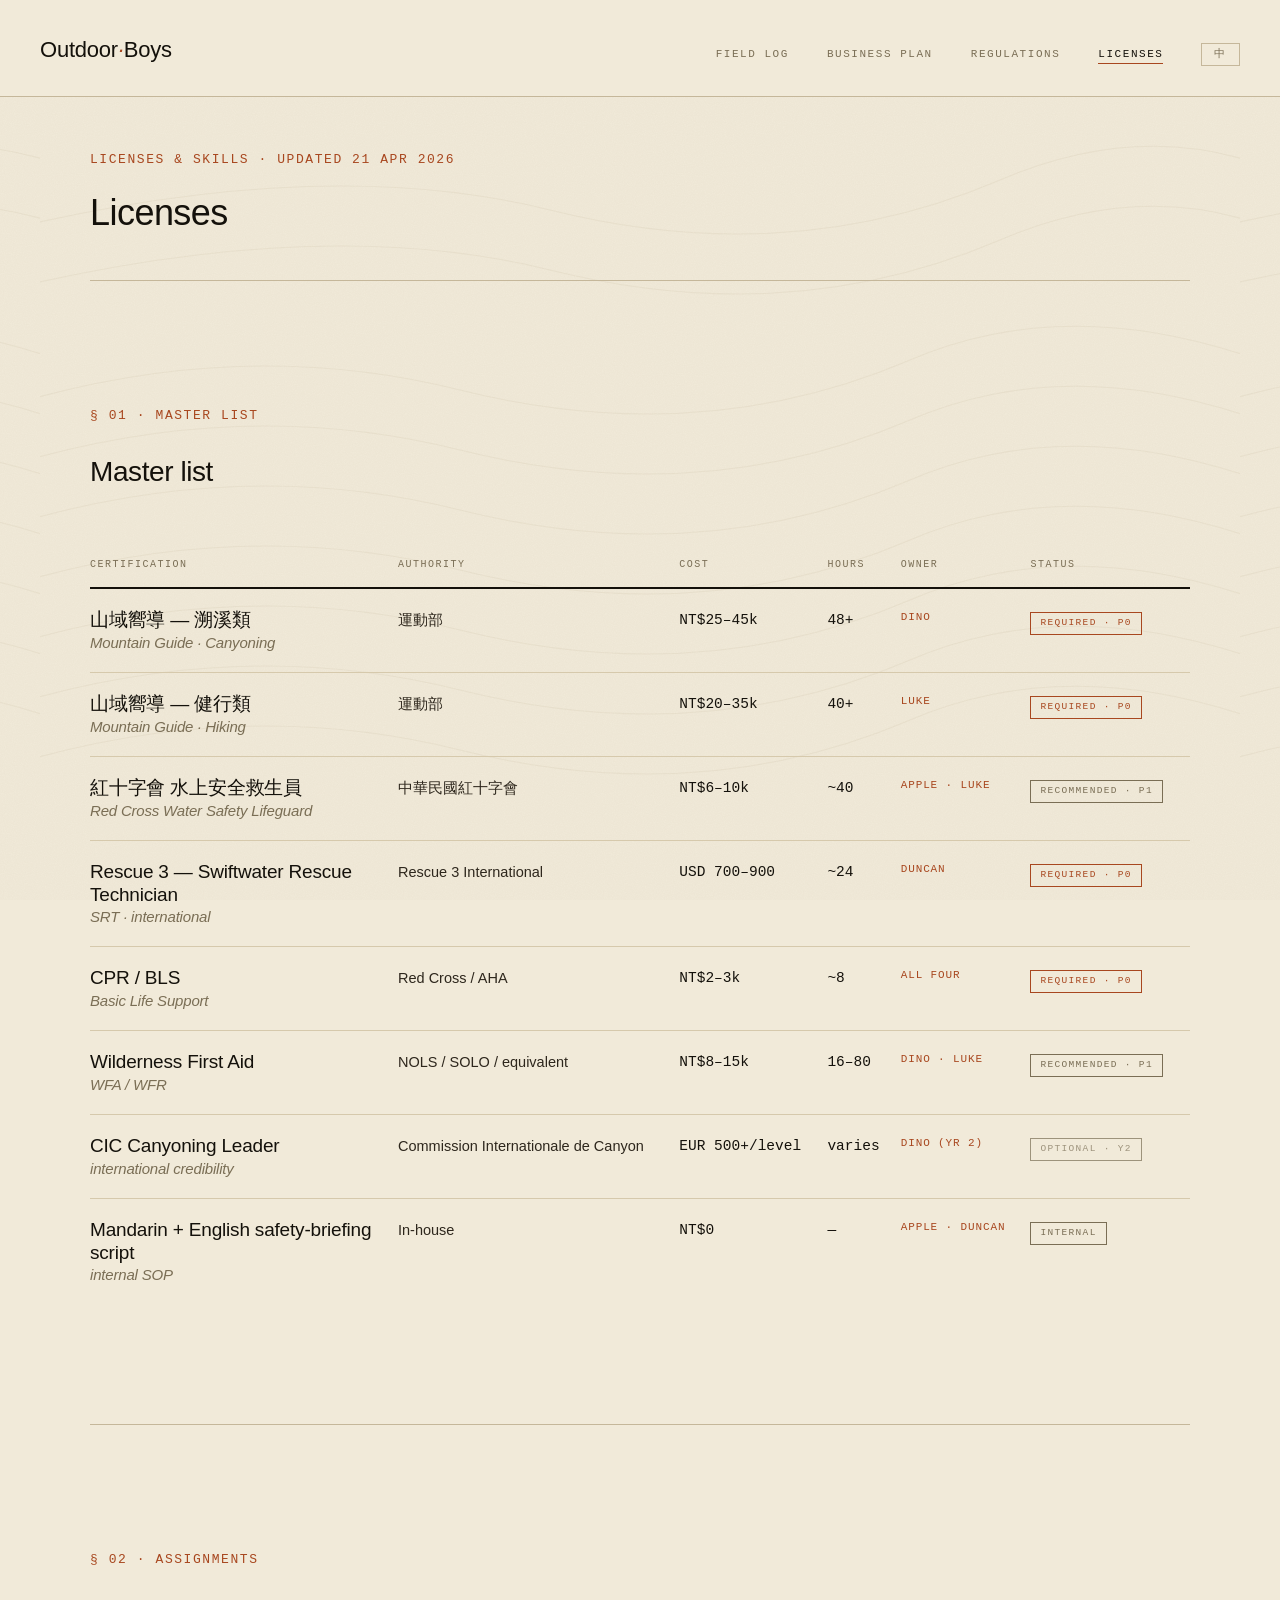
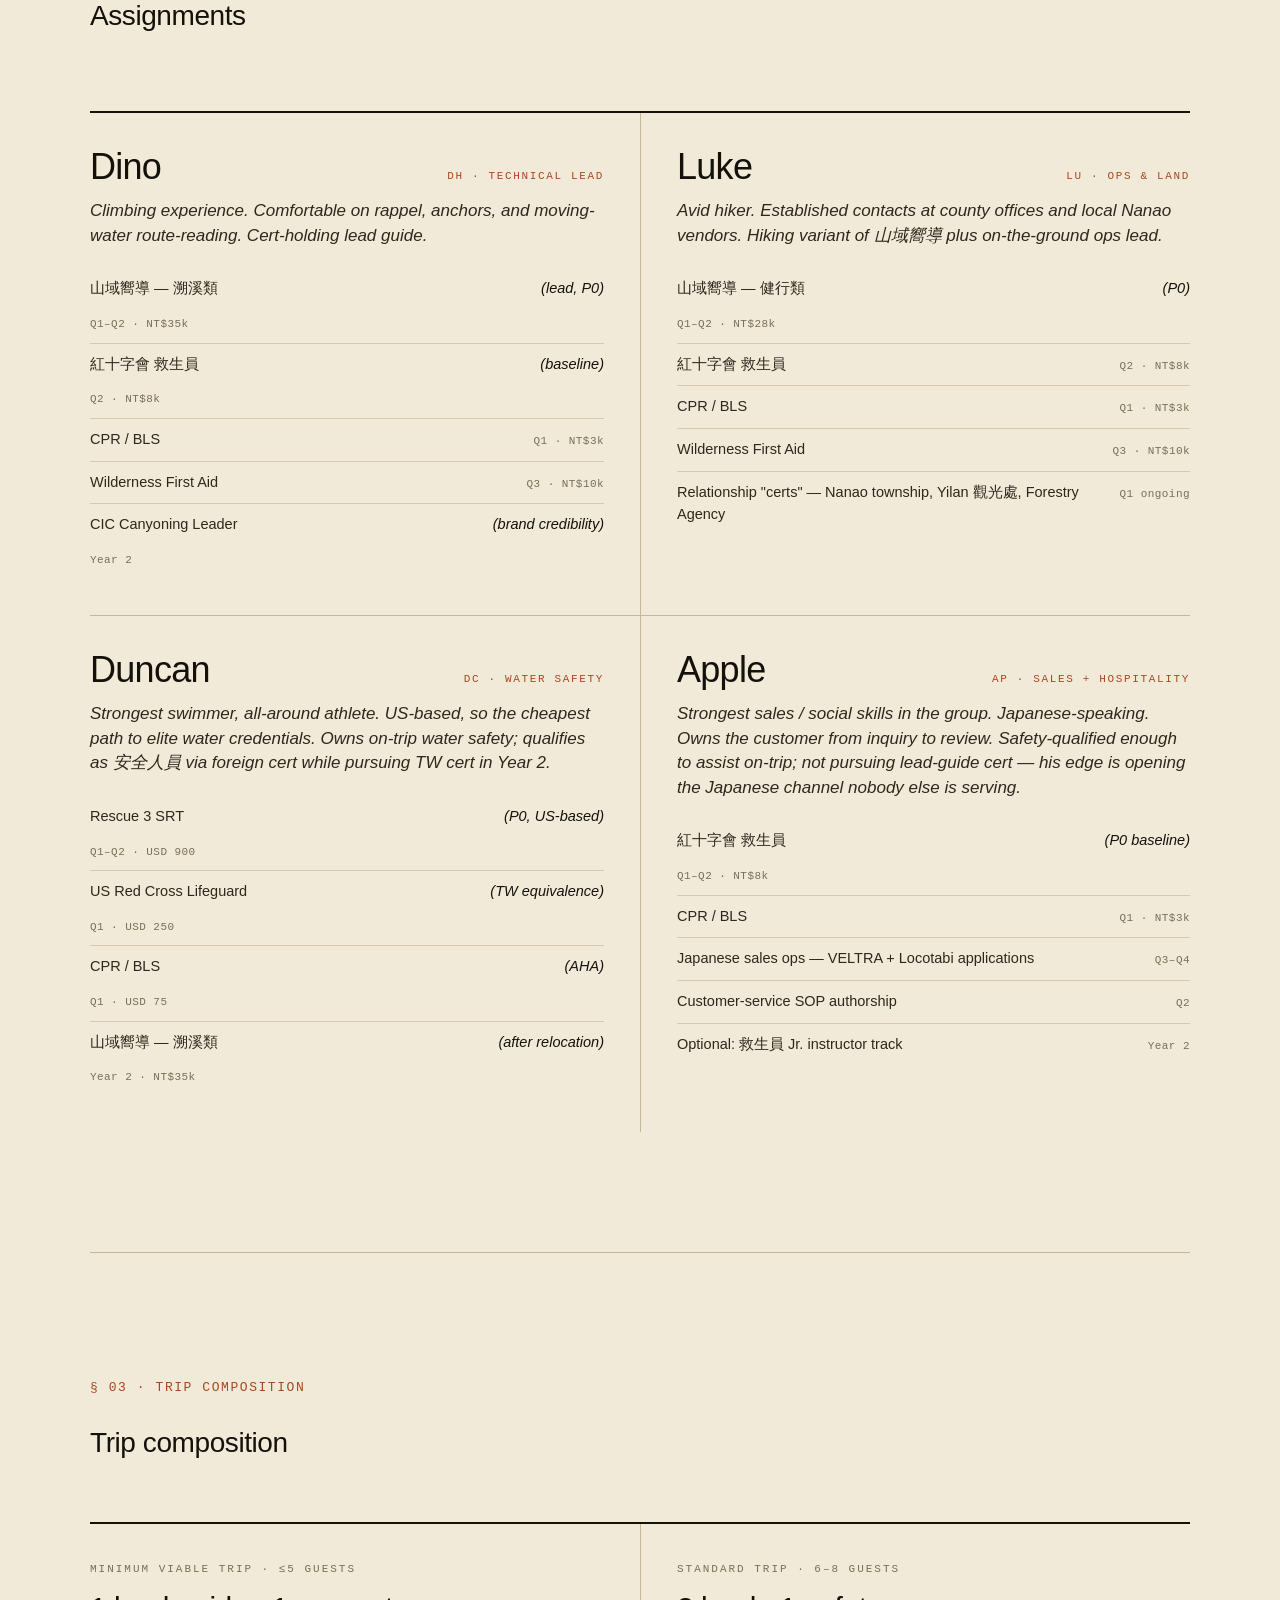
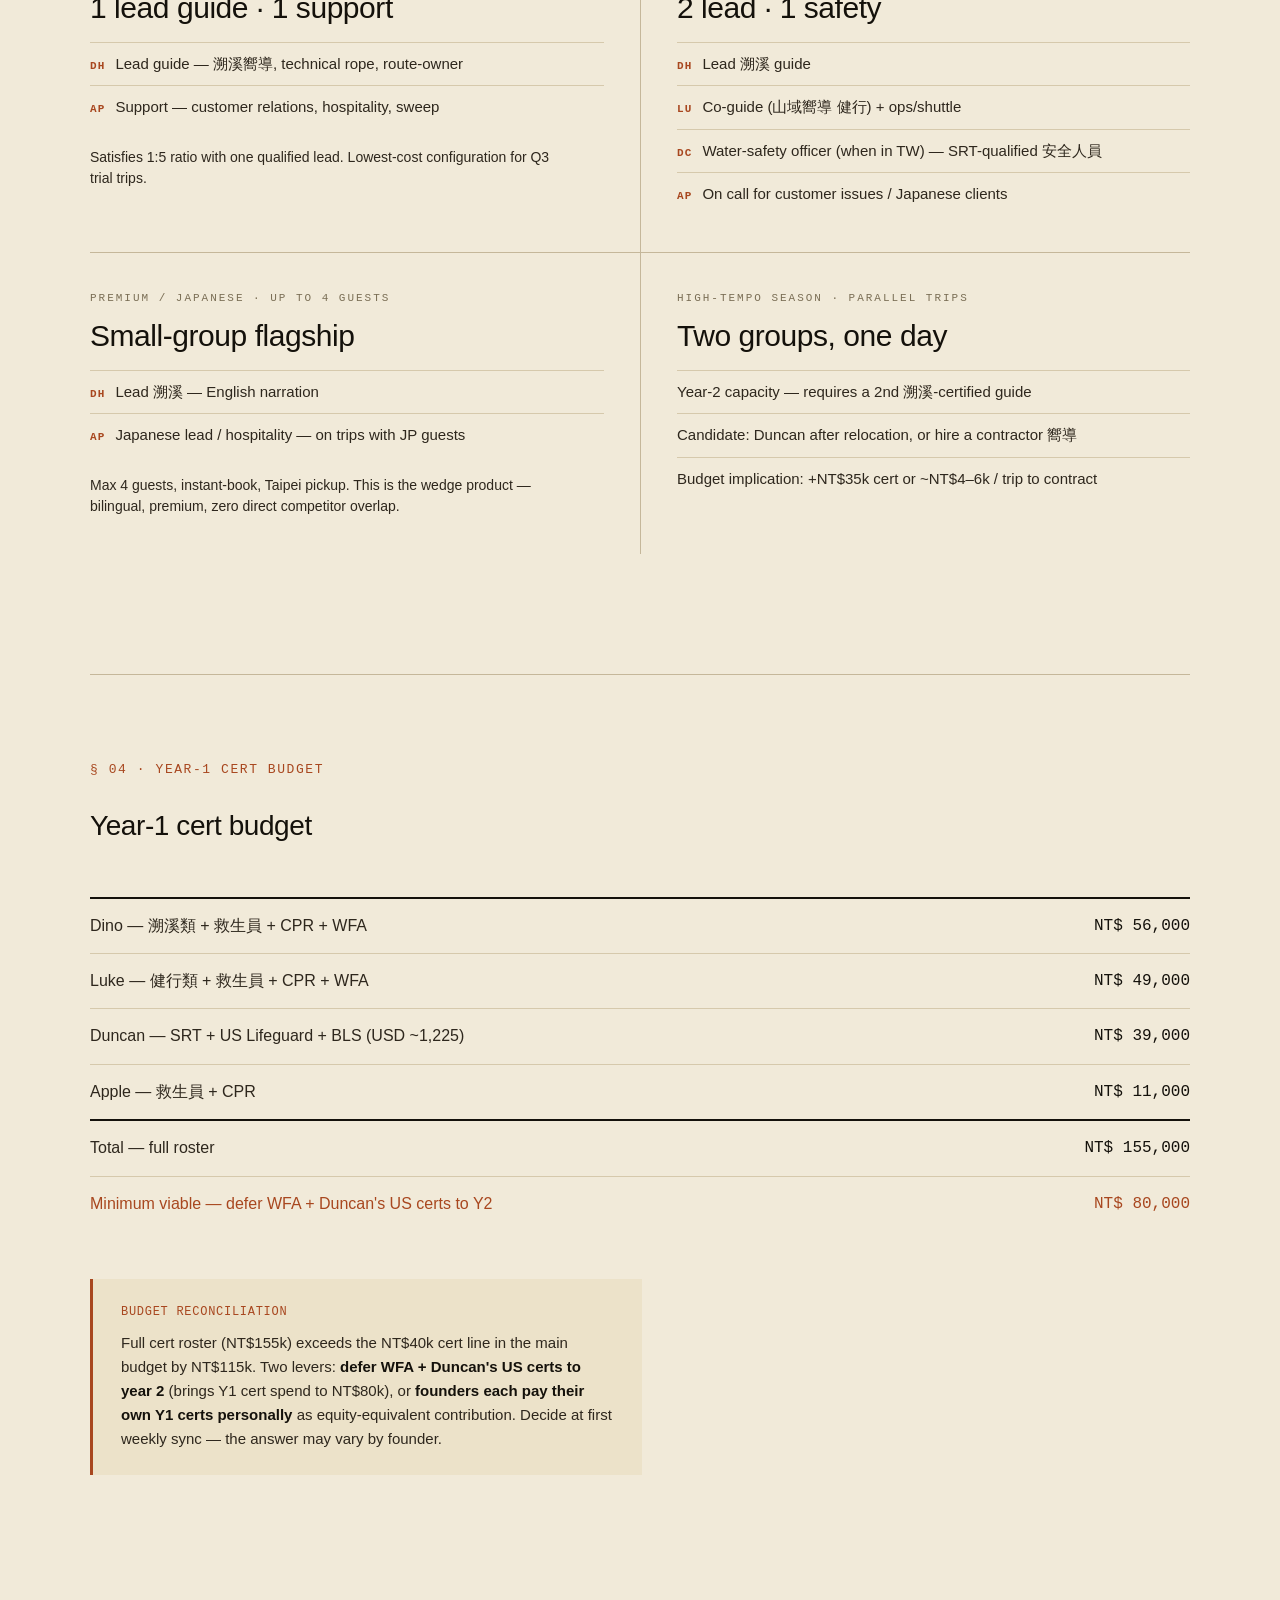
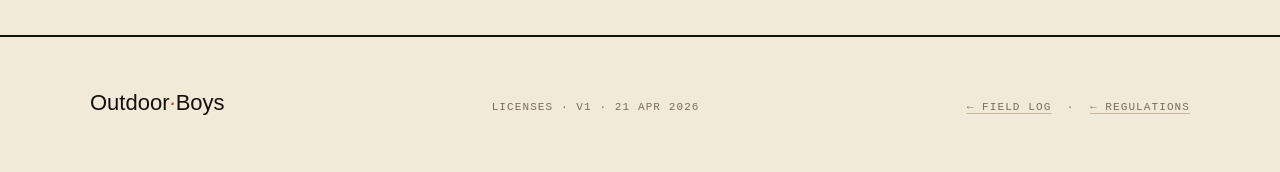
<file: web/certs.html>
<!doctype html>
<html lang="en">
<head>
  <meta charset="utf-8" />
  <meta name="viewport" content="width=device-width, initial-scale=1" />
  <title>Licenses — Outdoor Boys</title>
  <meta name="description" content="Certifications we need, and how we divide them up based on each founder's strengths." />
  <script src="i18n.js?v=3"></script>
  <link rel="stylesheet" href="styles.css?v=5">
</head>
<body>

  <nav class="top">
    <a href="index.html" class="brand">Outdoor<em>·</em>Boys</a>
    <ul>
      <li><a class="link" href="index.html"><span class="en">Field Log</span><span class="zh">儀表板</span></a></li>
      <li><a class="link" href="business-plan.html"><span class="en">Business Plan</span><span class="zh">商業計畫</span></a></li>
      <li><a class="link" href="regulatory.html"><span class="en">Regulations</span><span class="zh">法規</span></a></li>
      <li><a class="link active" href="certs.html"><span class="en">Licenses</span><span class="zh">證照</span></a></li>
      <li><button class="lang-toggle" onclick="toggleLang()"><span class="en">中</span><span class="zh">EN</span></button></li>
    </ul>
  </nav>

  <main class="wrap">

    <section class="hero" style="padding: 48px 0 48px;">
      <div class="mono sectnum"><span class="en">Licenses &amp; skills · updated 21 Apr 2026</span><span class="zh">證照與技能 · 更新於 2026 年 4 月 21 日</span></div>
      <h1 style="font-family: var(--serif); font-size: 36px; font-weight: 500; letter-spacing: -0.015em; color: var(--ink); line-height: 1.1;"><span class="en">Licenses</span><span class="zh">證照</span></h1>
    </section>

    <hr class="rule">

    <!-- ========== MASTER CERT TABLE ========== -->
    <section>
      <div class="sectnum"><span class="en">§ 01 · Master list</span><span class="zh">§ 01 · 總表</span></div>
      <h2 style="font-family: var(--serif); font-size: 28px; font-weight: 500; letter-spacing: -0.015em; color: var(--ink);"><span class="en">Master list</span><span class="zh">總表</span></h2>

      <table class="cert-table">
        <thead>
          <tr>
            <th><span class="en">Certification</span><span class="zh">證照</span></th>
            <th><span class="en">Authority</span><span class="zh">發證單位</span></th>
            <th><span class="en">Cost</span><span class="zh">費用</span></th>
            <th><span class="en">Hours</span><span class="zh">時數</span></th>
            <th><span class="en">Owner</span><span class="zh">負責人</span></th>
            <th><span class="en">Status</span><span class="zh">狀態</span></th>
          </tr>
        </thead>
        <tbody>
          <tr>
            <td class="certname">山域嚮導 — 溯溪類<span class="gloss">Mountain Guide · Canyoning</span></td>
            <td>運動部</td>
            <td class="num">NT$25–45k</td>
            <td class="num">48+</td>
            <td class="who">Dino</td>
            <td class="status"><span class="badge req"><span class="en">Required · P0</span><span class="zh">必要 · P0</span></span></td>
          </tr>
          <tr>
            <td class="certname">山域嚮導 — 健行類<span class="gloss">Mountain Guide · Hiking</span></td>
            <td>運動部</td>
            <td class="num">NT$20–35k</td>
            <td class="num">40+</td>
            <td class="who">Luke</td>
            <td class="status"><span class="badge req"><span class="en">Required · P0</span><span class="zh">必要 · P0</span></span></td>
          </tr>
          <tr>
            <td class="certname">紅十字會 水上安全救生員<span class="gloss">Red Cross Water Safety Lifeguard</span></td>
            <td>中華民國紅十字會</td>
            <td class="num">NT$6–10k</td>
            <td class="num">~40</td>
            <td class="who">Apple · Luke</td>
            <td class="status"><span class="badge rec"><span class="en">Recommended · P1</span><span class="zh">建議 · P1</span></span></td>
          </tr>
          <tr>
            <td class="certname"><span class="en">Rescue 3 — Swiftwater Rescue Technician</span><span class="zh">Rescue 3 — 急流救援技術員</span><span class="gloss">SRT · international</span></td>
            <td>Rescue 3 International</td>
            <td class="num">USD 700–900</td>
            <td class="num">~24</td>
            <td class="who">Duncan</td>
            <td class="status"><span class="badge req"><span class="en">Required · P0</span><span class="zh">必要 · P0</span></span></td>
          </tr>
          <tr>
            <td class="certname">CPR / BLS<span class="gloss"><span class="en">Basic Life Support</span><span class="zh">基本生命支持</span></span></td>
            <td><span class="en">Red Cross / AHA</span><span class="zh">紅十字會 / AHA</span></td>
            <td class="num">NT$2–3k</td>
            <td class="num">~8</td>
            <td class="who"><span class="en">All four</span><span class="zh">四人皆須</span></td>
            <td class="status"><span class="badge req"><span class="en">Required · P0</span><span class="zh">必要 · P0</span></span></td>
          </tr>
          <tr>
            <td class="certname"><span class="en">Wilderness First Aid</span><span class="zh">野外急救</span><span class="gloss">WFA / WFR</span></td>
            <td><span class="en">NOLS / SOLO / equivalent</span><span class="zh">NOLS / SOLO / 同等機構</span></td>
            <td class="num">NT$8–15k</td>
            <td class="num">16–80</td>
            <td class="who">Dino · Luke</td>
            <td class="status"><span class="badge rec"><span class="en">Recommended · P1</span><span class="zh">建議 · P1</span></span></td>
          </tr>
          <tr>
            <td class="certname"><span class="en">CIC Canyoning Leader</span><span class="zh">CIC 峽谷嚮導</span><span class="gloss"><span class="en">international credibility</span><span class="zh">國際公信力</span></span></td>
            <td><span class="en">Commission Internationale de Canyon</span><span class="zh">國際峽谷委員會</span></td>
            <td class="num">EUR 500+/level</td>
            <td class="num"><span class="en">varies</span><span class="zh">不一</span></td>
            <td class="who"><span class="en">Dino (Yr 2)</span><span class="zh">Dino(第 2 年)</span></td>
            <td class="status"><span class="badge opt"><span class="en">Optional · Y2</span><span class="zh">選配 · 第 2 年</span></span></td>
          </tr>
          <tr>
            <td class="certname"><span class="en">Mandarin + English safety-briefing script</span><span class="zh">中英雙語安全須知腳本</span><span class="gloss">internal SOP</span></td>
            <td><span class="en">In-house</span><span class="zh">內部</span></td>
            <td class="num">NT$0</td>
            <td class="num">—</td>
            <td class="who">Apple · Duncan</td>
            <td class="status"><span class="badge rec"><span class="en">Internal</span><span class="zh">內部</span></span></td>
          </tr>
        </tbody>
      </table>
    </section>

    <hr class="rule">

    <!-- ========== DIVISION OF LABOR ========== -->
    <section>
      <div class="sectnum"><span class="en">§ 02 · Assignments</span><span class="zh">§ 02 · 分工</span></div>
      <h2 style="font-family: var(--serif); font-size: 28px; font-weight: 500; letter-spacing: -0.015em; color: var(--ink);"><span class="en">Assignments</span><span class="zh">分工</span></h2>

      <div class="dol">

        <div class="dol-cell">
          <div class="header">
            <h3>Dino</h3>
            <span class="init"><span class="en">DH · Technical lead</span><span class="zh">DH · 技術主責</span></span>
          </div>
          <p class="why"><span class="en">Climbing experience. Comfortable on rappel, anchors, and moving-water route-reading. Cert-holding lead guide.</span><span class="zh">具攀岩經驗,熟悉垂降、確保點設置與流水路線判讀。持證主嚮。</span></p>
          <ul>
            <li>山域嚮導 — 溯溪類 <em>(<span class="en">lead, P0</span><span class="zh">主責,P0</span>)</em> <span class="cost">Q1–Q2 · NT$35k</span></li>
            <li>紅十字會 救生員 <em>(<span class="en">baseline</span><span class="zh">基本</span>)</em> <span class="cost">Q2 · NT$8k</span></li>
            <li>CPR / BLS <span class="cost">Q1 · NT$3k</span></li>
            <li><span class="en">Wilderness First Aid</span><span class="zh">野外急救 WFA</span> <span class="cost">Q3 · NT$10k</span></li>
            <li>CIC Canyoning Leader <em>(<span class="en">brand credibility</span><span class="zh">品牌公信力</span>)</em> <span class="cost"><span class="en">Year 2</span><span class="zh">第 2 年</span></span></li>
          </ul>
        </div>

        <div class="dol-cell">
          <div class="header">
            <h3>Luke</h3>
            <span class="init"><span class="en">LU · Ops &amp; land</span><span class="zh">LU · 運營與土地</span></span>
          </div>
          <p class="why"><span class="en">Avid hiker. Established contacts at county offices and local Nanao vendors. Hiking variant of 山域嚮導 plus on-the-ground ops lead.</span><span class="zh">資深登山者,於縣府單位與南澳在地店家已有人脈。山域嚮導 健行類 + 現場運營主責。</span></p>
          <ul>
            <li>山域嚮導 — 健行類 <em>(P0)</em> <span class="cost">Q1–Q2 · NT$28k</span></li>
            <li>紅十字會 救生員 <span class="cost">Q2 · NT$8k</span></li>
            <li>CPR / BLS <span class="cost">Q1 · NT$3k</span></li>
            <li><span class="en">Wilderness First Aid</span><span class="zh">野外急救 WFA</span> <span class="cost">Q3 · NT$10k</span></li>
            <li><span class="en">Relationship "certs" — Nanao township, Yilan 觀光處, Forestry Agency</span><span class="zh">關係「證照」 — 南澳鄉公所、宜蘭 觀光處、林業署</span> <span class="cost"><span class="en">Q1 ongoing</span><span class="zh">Q1 持續</span></span></li>
          </ul>
        </div>

        <div class="dol-cell">
          <div class="header">
            <h3>Duncan</h3>
            <span class="init"><span class="en">DC · Water safety</span><span class="zh">DC · 水上安全</span></span>
          </div>
          <p class="why"><span class="en">Strongest swimmer, all-around athlete. US-based, so the cheapest path to elite water credentials. Owns on-trip water safety; qualifies as 安全人員 via foreign cert while pursuing TW cert in Year 2.</span><span class="zh">全隊最強泳者,全能運動員。現居美國,是取得國際水上證照最低成本的路徑。出團時負責水上安全;以國外證照擔任 安全人員,並於第 2 年取得台灣證照。</span></p>
          <ul>
            <li>Rescue 3 SRT <em>(<span class="en">P0, US-based</span><span class="zh">P0,於美國</span>)</em> <span class="cost">Q1–Q2 · USD 900</span></li>
            <li><span class="en">US Red Cross Lifeguard</span><span class="zh">美國紅十字會 救生員</span> <em>(<span class="en">TW equivalence</span><span class="zh">台灣等效</span>)</em> <span class="cost">Q1 · USD 250</span></li>
            <li>CPR / BLS <em>(AHA)</em> <span class="cost">Q1 · USD 75</span></li>
            <li>山域嚮導 — 溯溪類 <em>(<span class="en">after relocation</span><span class="zh">搬回台灣後</span>)</em> <span class="cost"><span class="en">Year 2 · NT$35k</span><span class="zh">第 2 年 · NT$35k</span></span></li>
          </ul>
        </div>

        <div class="dol-cell">
          <div class="header">
            <h3>Apple</h3>
            <span class="init"><span class="en">AP · Sales + hospitality</span><span class="zh">AP · 銷售 + 接待</span></span>
          </div>
          <p class="why"><span class="en">Strongest sales / social skills in the group. Japanese-speaking. Owns the customer from inquiry to review. Safety-qualified enough to assist on-trip; not pursuing lead-guide cert — his edge is opening the Japanese channel nobody else is serving.</span><span class="zh">全隊最強的銷售與社交力,通曉日文。主責客戶從詢問到評價全流程。具備足以協助出團的安全資格;不追求主嚮證照 — 他的優勢在於打開目前無人服務的日本市場通路。</span></p>
          <ul>
            <li>紅十字會 救生員 <em>(<span class="en">P0 baseline</span><span class="zh">P0 基本</span>)</em> <span class="cost">Q1–Q2 · NT$8k</span></li>
            <li>CPR / BLS <span class="cost">Q1 · NT$3k</span></li>
            <li><span class="en">Japanese sales ops — VELTRA + Locotabi applications</span><span class="zh">日本銷售通路 — VELTRA + Locotabi 申請</span> <span class="cost">Q3–Q4</span></li>
            <li><span class="en">Customer-service SOP authorship</span><span class="zh">客服 SOP 撰寫</span> <span class="cost">Q2</span></li>
            <li><span class="en">Optional: 救生員 Jr. instructor track</span><span class="zh">選配:救生員 初階教練路徑</span> <span class="cost"><span class="en">Year 2</span><span class="zh">第 2 年</span></span></li>
          </ul>
        </div>

      </div>
    </section>

    <hr class="rule">

    <!-- ========== COMPOSITION ON ANY GIVEN TRIP ========== -->
    <section>
      <div class="sectnum"><span class="en">§ 03 · Trip composition</span><span class="zh">§ 03 · 出團編制</span></div>
      <h2 style="font-family: var(--serif); font-size: 28px; font-weight: 500; letter-spacing: -0.015em; color: var(--ink);"><span class="en">Trip composition</span><span class="zh">出團編制</span></h2>

      <div style="margin-top: 56px; display: grid; grid-template-columns: 1fr 1fr; gap: 0; border-top: 2px solid var(--ink);">

        <div style="padding: 36px 36px 36px 0; border-bottom: 1px solid var(--rule);">
          <div class="kicker" style="margin-bottom: 12px;"><span class="en">Minimum viable trip · ≤5 guests</span><span class="zh">最小可行團 · ≤5 位客人</span></div>
          <h3 style="font-size: 30px; font-weight: 500; letter-spacing: -0.015em; line-height: 1.1; margin-bottom: 18px;"><span class="en">1 lead guide · 1 support</span><span class="zh">1 主嚮 · 1 支援</span></h3>
          <ul style="list-style: none;">
            <li style="padding: 10px 0; border-top: 1px solid var(--rule-fine); font-size: 15px; line-height: 1.5;"><strong style="font-family: var(--mono); font-size: 11px; color: var(--clay); letter-spacing: 0.1em; margin-right: 10px;">DH</strong><span class="en">Lead guide — 溯溪嚮導, technical rope, route-owner</span><span class="zh">主嚮 — 溯溪嚮導、技術繩索、路線負責</span></li>
            <li style="padding: 10px 0; border-top: 1px solid var(--rule-fine); font-size: 15px; line-height: 1.5;"><strong style="font-family: var(--mono); font-size: 11px; color: var(--clay); letter-spacing: 0.1em; margin-right: 10px;">AP</strong><span class="en">Support — customer relations, hospitality, sweep</span><span class="zh">支援 — 客戶關係、接待、押隊</span></li>
          </ul>
          <p style="margin-top: 18px; font-size: 14px; line-height: 1.55; color: var(--ink-body);"><span class="en">Satisfies 1:5 ratio with one qualified lead. Lowest-cost configuration for Q3 trial trips.</span><span class="zh">以單一合格主嚮符合 1:5 比。Q3 試行團最低成本編制。</span></p>
        </div>

        <div style="padding: 36px 0 36px 36px; border-bottom: 1px solid var(--rule); border-left: 1px solid var(--rule);">
          <div class="kicker" style="margin-bottom: 12px;"><span class="en">Standard trip · 6–8 guests</span><span class="zh">標準團 · 6–8 位客人</span></div>
          <h3 style="font-size: 30px; font-weight: 500; letter-spacing: -0.015em; line-height: 1.1; margin-bottom: 18px;"><span class="en">2 lead · 1 safety</span><span class="zh">2 主嚮 · 1 安全</span></h3>
          <ul style="list-style: none;">
            <li style="padding: 10px 0; border-top: 1px solid var(--rule-fine); font-size: 15px; line-height: 1.5;"><strong style="font-family: var(--mono); font-size: 11px; color: var(--clay); letter-spacing: 0.1em; margin-right: 10px;">DH</strong><span class="en">Lead 溯溪 guide</span><span class="zh">溯溪 主嚮</span></li>
            <li style="padding: 10px 0; border-top: 1px solid var(--rule-fine); font-size: 15px; line-height: 1.5;"><strong style="font-family: var(--mono); font-size: 11px; color: var(--clay); letter-spacing: 0.1em; margin-right: 10px;">LU</strong><span class="en">Co-guide (山域嚮導 健行) + ops/shuttle</span><span class="zh">副嚮(山域嚮導 健行)+ 運營 / 接駁</span></li>
            <li style="padding: 10px 0; border-top: 1px solid var(--rule-fine); font-size: 15px; line-height: 1.5;"><strong style="font-family: var(--mono); font-size: 11px; color: var(--clay); letter-spacing: 0.1em; margin-right: 10px;">DC</strong><span class="en">Water-safety officer (when in TW) — SRT-qualified 安全人員</span><span class="zh">水上安全官(在台期間)— 具 SRT 資格之 安全人員</span></li>
            <li style="padding: 10px 0; border-top: 1px solid var(--rule-fine); font-size: 15px; line-height: 1.5;"><strong style="font-family: var(--mono); font-size: 11px; color: var(--clay); letter-spacing: 0.1em; margin-right: 10px;">AP</strong><span class="en">On call for customer issues / Japanese clients</span><span class="zh">待命處理客戶問題 / 日籍客人</span></li>
          </ul>
        </div>

        <div style="padding: 36px 36px 36px 0;">
          <div class="kicker" style="margin-bottom: 12px;"><span class="en">Premium / Japanese · up to 4 guests</span><span class="zh">高端 / 日本團 · 上限 4 人</span></div>
          <h3 style="font-size: 30px; font-weight: 500; letter-spacing: -0.015em; line-height: 1.1; margin-bottom: 18px;"><span class="en">Small-group flagship</span><span class="zh">小團旗艦</span></h3>
          <ul style="list-style: none;">
            <li style="padding: 10px 0; border-top: 1px solid var(--rule-fine); font-size: 15px; line-height: 1.5;"><strong style="font-family: var(--mono); font-size: 11px; color: var(--clay); letter-spacing: 0.1em; margin-right: 10px;">DH</strong><span class="en">Lead 溯溪 — English narration</span><span class="zh">溯溪 主嚮 — 英文解說</span></li>
            <li style="padding: 10px 0; border-top: 1px solid var(--rule-fine); font-size: 15px; line-height: 1.5;"><strong style="font-family: var(--mono); font-size: 11px; color: var(--clay); letter-spacing: 0.1em; margin-right: 10px;">AP</strong><span class="en">Japanese lead / hospitality — on trips with JP guests</span><span class="zh">日文主要負責 / 接待 — 有日籍客人時</span></li>
          </ul>
          <p style="margin-top: 18px; font-size: 14px; line-height: 1.55; color: var(--ink-body);"><span class="en">Max 4 guests, instant-book, Taipei pickup. This is the wedge product — bilingual, premium, zero direct competitor overlap.</span><span class="zh">上限 4 人、即時訂購、台北接送。這是切入市場的楔子產品 — 雙語、高端,目前無直接競爭。</span></p>
        </div>

        <div style="padding: 36px 0 36px 36px; border-left: 1px solid var(--rule);">
          <div class="kicker" style="margin-bottom: 12px;"><span class="en">High-tempo season · parallel trips</span><span class="zh">旺季 · 平行出團</span></div>
          <h3 style="font-size: 30px; font-weight: 500; letter-spacing: -0.015em; line-height: 1.1; margin-bottom: 18px;"><span class="en">Two groups, one day</span><span class="zh">同日兩團</span></h3>
          <ul style="list-style: none;">
            <li style="padding: 10px 0; border-top: 1px solid var(--rule-fine); font-size: 15px; line-height: 1.5;"><span class="en">Year-2 capacity — requires a 2nd 溯溪-certified guide</span><span class="zh">第 2 年產能 — 需第二位 溯溪 持證嚮導</span></li>
            <li style="padding: 10px 0; border-top: 1px solid var(--rule-fine); font-size: 15px; line-height: 1.5;"><span class="en">Candidate: Duncan after relocation, or hire a contractor 嚮導</span><span class="zh">人選:Duncan 回台後,或外聘 嚮導</span></li>
            <li style="padding: 10px 0; border-top: 1px solid var(--rule-fine); font-size: 15px; line-height: 1.5;"><span class="en">Budget implication: +NT$35k cert or ~NT$4–6k / trip to contract</span><span class="zh">預算影響:自訓 +NT$35k 證照費,或外聘每團約 NT$4–6k</span></li>
          </ul>
        </div>

      </div>
    </section>

    <hr class="rule">

    <!-- ========== TOTAL CERT BUDGET ========== -->
    <section class="tight">
      <div class="sectnum"><span class="en">§ 04 · Year-1 cert budget</span><span class="zh">§ 04 · 第一年證照預算</span></div>
      <h2 style="font-family: var(--serif); font-size: 28px; font-weight: 500; letter-spacing: -0.015em; color: var(--ink);"><span class="en">Year-1 cert budget</span><span class="zh">第一年證照預算</span></h2>

      <table class="ledger" style="margin-top: 48px; width: 100%; border-collapse: collapse;">
        <tr style="border-top: 2px solid var(--ink);">
          <td style="padding: 14px 0;"><span class="en">Dino — 溯溪類 + 救生員 + CPR + WFA</span><span class="zh">Dino — 溯溪類 + 救生員 + CPR + WFA</span></td>
          <td style="text-align: right; font-family: var(--mono); padding: 14px 0; color: var(--ink);">NT$ 56,000</td>
        </tr>
        <tr style="border-top: 1px solid var(--rule-fine);">
          <td style="padding: 14px 0;"><span class="en">Luke — 健行類 + 救生員 + CPR + WFA</span><span class="zh">Luke — 健行類 + 救生員 + CPR + WFA</span></td>
          <td style="text-align: right; font-family: var(--mono); padding: 14px 0; color: var(--ink);">NT$ 49,000</td>
        </tr>
        <tr style="border-top: 1px solid var(--rule-fine);">
          <td style="padding: 14px 0;"><span class="en">Duncan — SRT + US Lifeguard + BLS (USD ~1,225)</span><span class="zh">Duncan — SRT + 美國救生員 + BLS(約 USD 1,225)</span></td>
          <td style="text-align: right; font-family: var(--mono); padding: 14px 0; color: var(--ink);">NT$ 39,000</td>
        </tr>
        <tr style="border-top: 1px solid var(--rule-fine);">
          <td style="padding: 14px 0;"><span class="en">Apple — 救生員 + CPR</span><span class="zh">Apple — 救生員 + CPR</span></td>
          <td style="text-align: right; font-family: var(--mono); padding: 14px 0; color: var(--ink);">NT$ 11,000</td>
        </tr>
        <tr style="border-top: 2px solid var(--ink); font-family: var(--serif); font-weight: 500;">
          <td style="padding: 14px 0;"><span class="en">Total — full roster</span><span class="zh">合計 — 完整編組</span></td>
          <td style="text-align: right; font-family: var(--mono); padding: 14px 0; color: var(--ink); font-weight: 500;">NT$ 155,000</td>
        </tr>
        <tr style="border-top: 1px solid var(--rule-fine);">
          <td style="padding: 14px 0; color: var(--clay);"><span class="en">Minimum viable — defer WFA + Duncan's US certs to Y2</span><span class="zh">最小可行 — 將 WFA 與 Duncan 的美國證照延至第 2 年</span></td>
          <td style="text-align: right; font-family: var(--mono); padding: 14px 0; color: var(--clay);">NT$ 80,000</td>
        </tr>
      </table>

      <div style="margin-top: 48px; padding: 24px 28px; background: var(--paper-warm); border-left: 3px solid var(--clay); max-width: 62ch;">
        <div class="mono" style="color: var(--clay); margin-bottom: 8px;"><span class="en">Budget reconciliation</span><span class="zh">預算對賬</span></div>
        <p style="font-size: 15px; line-height: 1.6; color: var(--ink-body);"><span class="en">Full cert roster (NT$155k) exceeds the NT$40k cert line in the main budget by NT$115k. Two levers: <strong style="color: var(--ink);">defer WFA + Duncan's US certs to year 2</strong> (brings Y1 cert spend to NT$80k), or <strong style="color: var(--ink);">founders each pay their own Y1 certs personally</strong> as equity-equivalent contribution. Decide at first weekly sync — the answer may vary by founder.</span><span class="zh">完整證照組合(NT$155k)較主預算 NT$40k 之證照項多 NT$115k。兩個槓桿:<strong style="color: var(--ink);">將 WFA 與 Duncan 的美國證照延至第 2 年</strong>(第 1 年證照支出降至 NT$80k),或 <strong style="color: var(--ink);">創辦人各自自費支付第 1 年證照</strong>,視為等同股權之出資。首次週會再定案 — 各人答案可能不同。</span></p>
      </div>
    </section>

  </main>

  <footer class="foot">
    <div class="wrap inner">
      <div class="brandmark">Outdoor<em style="color: var(--clay);">·</em>Boys</div>
      <div class="meta"><span class="en">Licenses · v1 · 21 Apr 2026</span><span class="zh">證照 · v1 · 2026 年 4 月 21 日</span></div>
      <div class="meta"><a href="index.html" style="color: var(--mute);"><span class="en">← Field Log</span><span class="zh">← 儀表板</span></a> &nbsp;·&nbsp; <a href="regulatory.html" style="color: var(--mute);"><span class="en">← Regulations</span><span class="zh">← 法規</span></a></div>
    </div>
  </footer>

  <script>
    const io = new IntersectionObserver((entries) => {
      entries.forEach(e => { if (e.isIntersecting) e.target.classList.add('inview'); });
    }, { threshold: 0.08 });
    document.querySelectorAll('section, .dol-cell').forEach(el => { el.classList.add('fade'); io.observe(el); });
  </script>

</body>
</html>
</file>
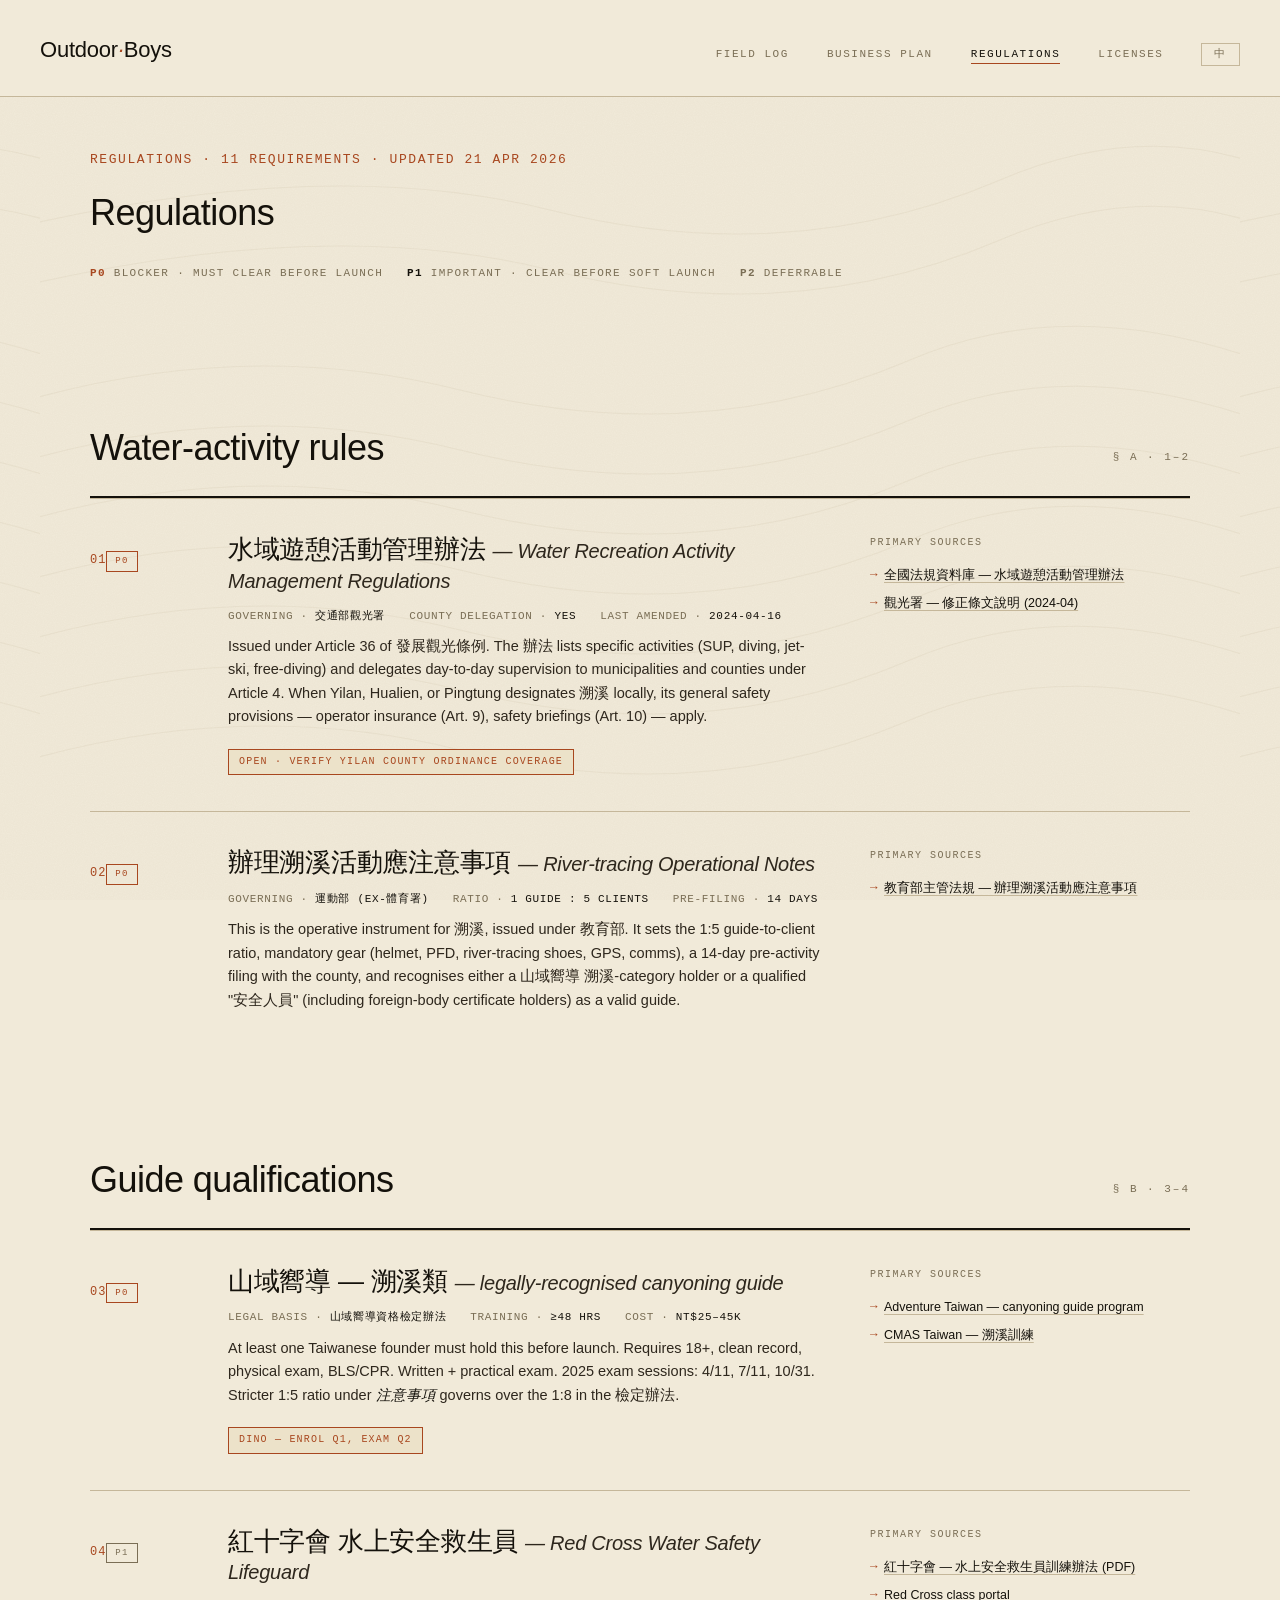
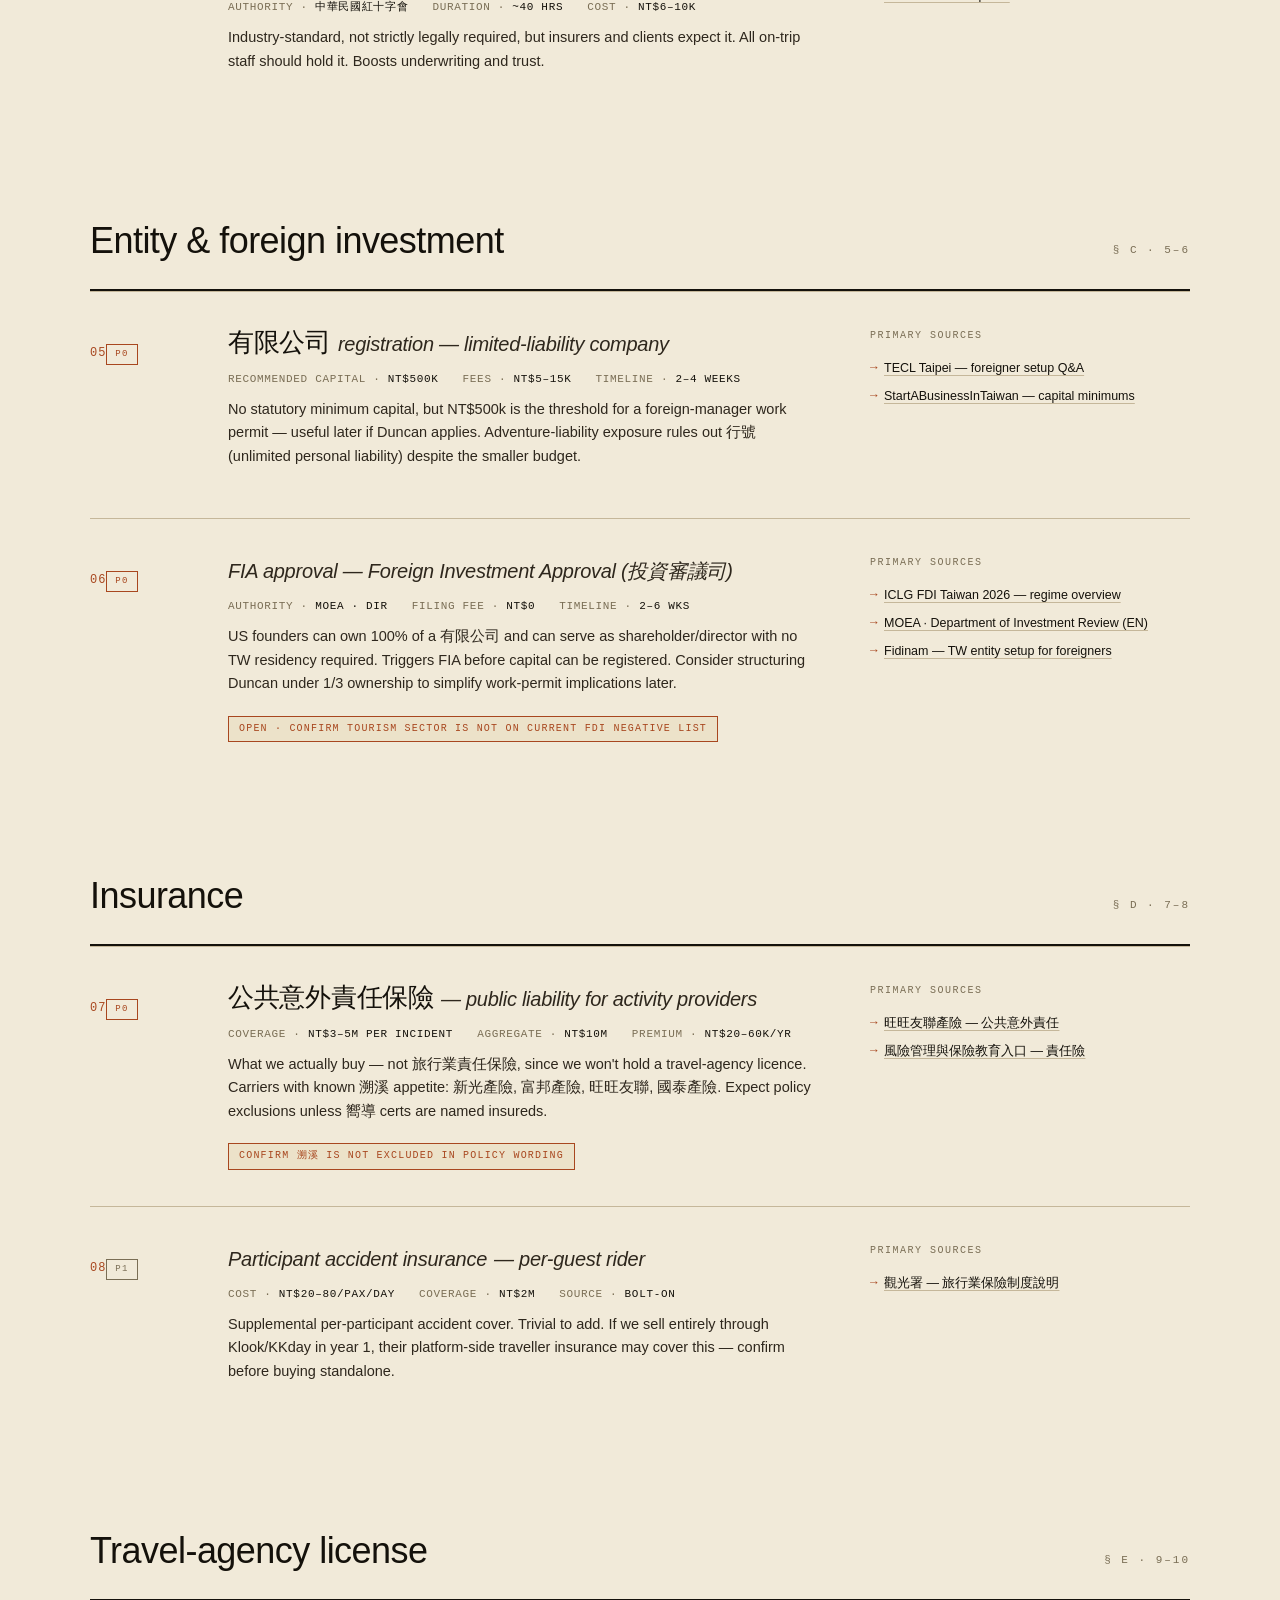
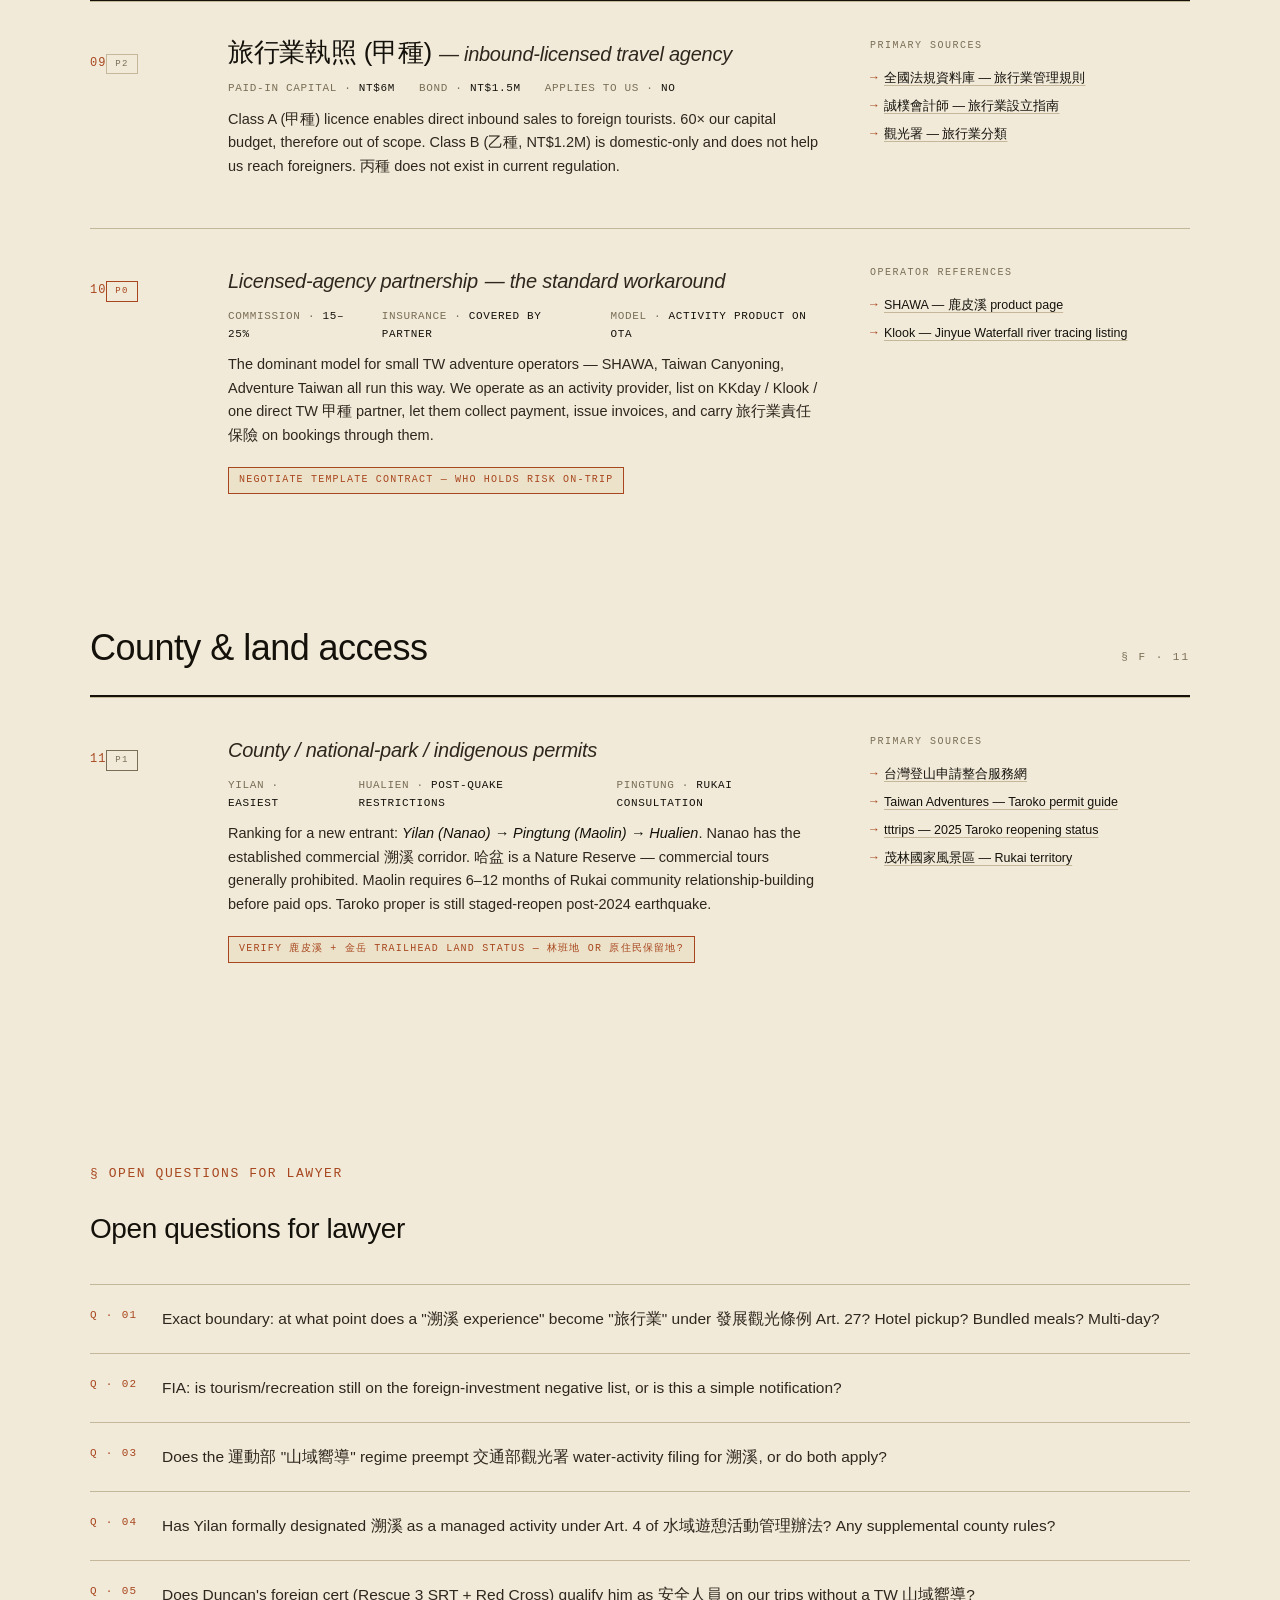
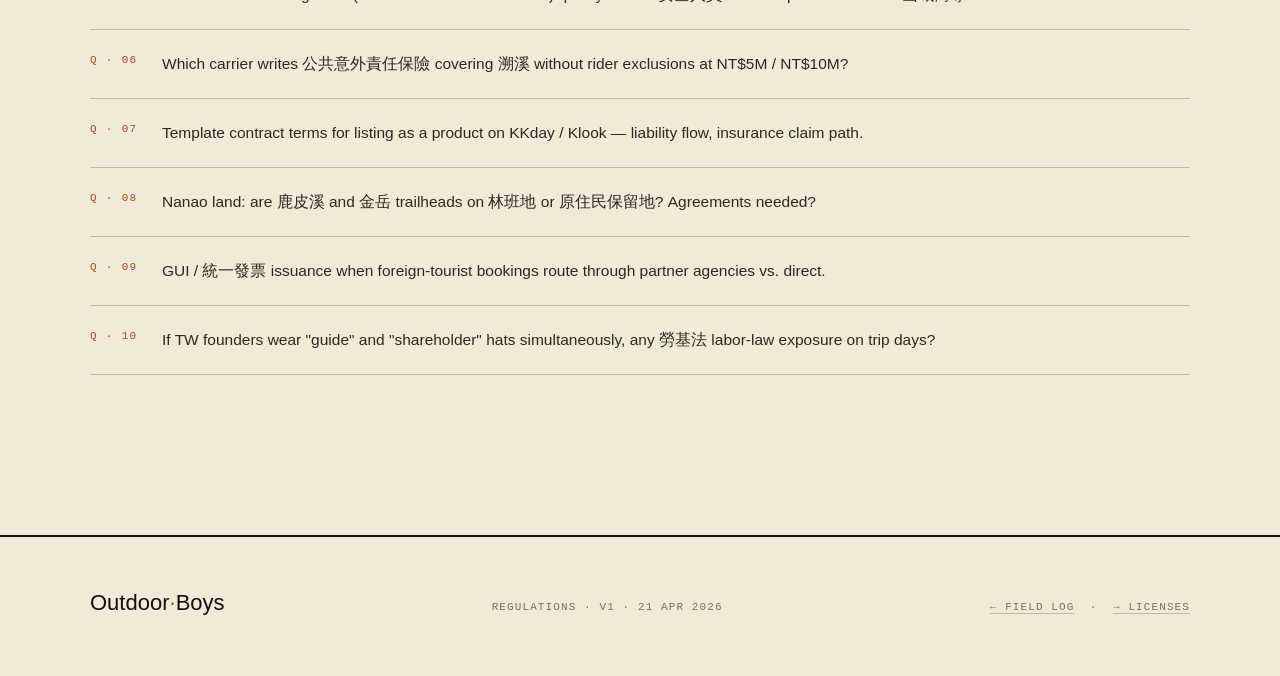
<file: web/regulatory.html>
<!doctype html>
<html lang="en">
<head>
  <meta charset="utf-8" />
  <meta name="viewport" content="width=device-width, initial-scale=1" />
  <title>Regulations — Outdoor Boys</title>
  <meta name="description" content="Every regulatory claim we make, with primary-source citations." />
  <script src="i18n.js?v=3"></script>
  <link rel="stylesheet" href="styles.css?v=5">
</head>
<body>

  <nav class="top">
    <a href="index.html" class="brand">Outdoor<em>·</em>Boys</a>
    <ul>
      <li><a class="link" href="index.html"><span class="en">Field Log</span><span class="zh">儀表板</span></a></li>
      <li><a class="link" href="business-plan.html"><span class="en">Business Plan</span><span class="zh">商業計畫</span></a></li>
      <li><a class="link active" href="regulatory.html"><span class="en">Regulations</span><span class="zh">法規</span></a></li>
      <li><a class="link" href="certs.html"><span class="en">Licenses</span><span class="zh">證照</span></a></li>
      <li><button class="lang-toggle" onclick="toggleLang()"><span class="en">中</span><span class="zh">EN</span></button></li>
    </ul>
  </nav>

  <main class="wrap">

    <section class="hero" style="padding: 48px 0 48px;">
      <div class="mono sectnum"><span class="en">Regulations · 11 requirements · updated 21 Apr 2026</span><span class="zh">法規 · 共 11 項 · 更新於 2026 年 4 月 21 日</span></div>

      <h1 style="font-family: var(--serif); font-size: 36px; font-weight: 500; letter-spacing: -0.015em; color: var(--ink); line-height: 1.1;"><span class="en">Regulations</span><span class="zh">法規</span></h1>

      <div style="display:flex; gap:24px; margin-top:32px; font-family: var(--mono); font-size: 11px; letter-spacing: 0.12em; text-transform: uppercase; color: var(--mute);">
        <span><strong style="color: var(--clay);">P0</strong> <span class="en">Blocker · must clear before launch</span><span class="zh">擋路 · 上線前必清</span></span>
        <span><strong style="color: var(--ink);">P1</strong> <span class="en">Important · clear before soft launch</span><span class="zh">重要 · 軟上線前清</span></span>
        <span><strong>P2</strong> <span class="en">Deferrable</span><span class="zh">可延後</span></span>
      </div>
    </section>

    <!-- ========== WATER ACTIVITY RULES ========== -->
    <div class="reg-group">
      <h2><span class="en">Water-activity rules</span><span class="zh">水域活動規範</span></h2>
      <span class="rgnum">§ A · 1–2</span>
    </div>

    <article class="reg-entry">
      <div class="rnum">01<div class="pri">P0</div></div>
      <div>
        <h3>水域遊憩活動管理辦法 <span class="en">— Water Recreation Activity Management Regulations</span></h3>
        <div class="rstat">
          <span><span class="en">Governing</span><span class="zh">主管</span> · <strong>交通部觀光署</strong></span>
          <span><span class="en">County delegation</span><span class="zh">縣市授權</span> · <strong><span class="en">yes</span><span class="zh">是</span></strong></span>
          <span><span class="en">Last amended</span><span class="zh">最後修正</span> · <strong>2024-04-16</strong></span>
        </div>
        <p class="rbody"><span class="en">Issued under Article 36 of 發展觀光條例. The 辦法 lists specific activities (SUP, diving, jet-ski, free-diving) and delegates day-to-day supervision to municipalities and counties under Article 4. When Yilan, Hualien, or Pingtung designates 溯溪 locally, its general safety provisions — operator insurance (Art. 9), safety briefings (Art. 10) — apply.</span><span class="zh">依 發展觀光條例 第 36 條訂定。本辦法條列特定活動(SUP、潛水、水上摩托車、自由潛水),並依第 4 條授權各直轄市及縣市政府執行日常管理。當宜蘭、花蓮、屏東將 溯溪 納入在地列管時,本辦法之一般安全規定 — 業者責任保險(第 9 條)、行前安全說明(第 10 條)即適用。</span></p>
        <span class="flag"><span class="en">Open · verify Yilan county ordinance coverage</span><span class="zh">待確認 · 查核宜蘭縣自治條例涵蓋範圍</span></span>
      </div>
      <div class="sources">
        <div class="slabel"><span class="en">Primary sources</span><span class="zh">主要來源</span></div>
        <ul>
          <li><a href="https://law.moj.gov.tw/LawClass/LawAll.aspx?pcode=k0110024" target="_blank" rel="noopener">全國法規資料庫 — 水域遊憩活動管理辦法</a></li>
          <li><a href="https://admin.taiwan.net.tw/BusinessInfo/Articles?a=1603" target="_blank" rel="noopener">觀光署 — 修正條文說明 (2024-04)</a></li>
        </ul>
      </div>
    </article>

    <article class="reg-entry">
      <div class="rnum">02<div class="pri">P0</div></div>
      <div>
        <h3>辦理溯溪活動應注意事項 <span class="en">— River-tracing Operational Notes</span></h3>
        <div class="rstat">
          <span><span class="en">Governing</span><span class="zh">主管</span> · <strong>運動部 (ex-體育署)</strong></span>
          <span><span class="en">Ratio</span><span class="zh">師生比</span> · <strong><span class="en">1 guide : 5 clients</span><span class="zh">1 嚮導 : 5 客</span></strong></span>
          <span><span class="en">Pre-filing</span><span class="zh">事前報備</span> · <strong><span class="en">14 days</span><span class="zh">14 天</span></strong></span>
        </div>
        <p class="rbody"><span class="en">This is the operative instrument for 溯溪, issued under 教育部. It sets the 1:5 guide-to-client ratio, mandatory gear (helmet, PFD, river-tracing shoes, GPS, comms), a 14-day pre-activity filing with the county, and recognises either a 山域嚮導 溯溪-category holder or a qualified "安全人員" (including foreign-body certificate holders) as a valid guide.</span><span class="zh">這是 溯溪 實際運作的主文件,由教育部頒行。規定 1:5 嚮導對客人比、強制裝備(頭盔、救生衣、溯溪鞋、GPS、通訊),活動前 14 天須向縣市報備,並承認 山域嚮導 溯溪類 或合格「安全人員」(含持國外體系證照者)為合法嚮導。</span></p>
      </div>
      <div class="sources">
        <div class="slabel"><span class="en">Primary sources</span><span class="zh">主要來源</span></div>
        <ul>
          <li><a href="https://edu.law.moe.gov.tw/LawContent.aspx?id=GL001979" target="_blank" rel="noopener">教育部主管法規 — 辦理溯溪活動應注意事項</a></li>
        </ul>
      </div>
    </article>

    <!-- ========== GUIDE CERTS ========== -->
    <div class="reg-group">
      <h2><span class="en">Guide qualifications</span><span class="zh">嚮導資格</span></h2>
      <span class="rgnum">§ B · 3–4</span>
    </div>

    <article class="reg-entry">
      <div class="rnum">03<div class="pri">P0</div></div>
      <div>
        <h3>山域嚮導 — 溯溪類 <span class="en">— legally-recognised canyoning guide</span></h3>
        <div class="rstat">
          <span><span class="en">Legal basis</span><span class="zh">法源</span> · <strong>山域嚮導資格檢定辦法</strong></span>
          <span><span class="en">Training</span><span class="zh">訓練時數</span> · <strong><span class="en">≥48 hrs</span><span class="zh">≥48 小時</span></strong></span>
          <span><span class="en">Cost</span><span class="zh">費用</span> · <strong>NT$25–45k</strong></span>
        </div>
        <p class="rbody"><span class="en">At least one Taiwanese founder must hold this before launch. Requires 18+, clean record, physical exam, BLS/CPR. Written + practical exam. 2025 exam sessions: 4/11, 7/11, 10/31. Stricter 1:5 ratio under <em>注意事項</em> governs over the 1:8 in the 檢定辦法.</span><span class="zh">上線前至少一位台籍創辦人須持有。資格:18 歲以上、無不良紀錄、體檢、BLS/CPR。筆試 + 實務考。2025 年考試場次:4/11、7/11、10/31。實務比採較嚴之 <em>注意事項</em> 1:5,優於 檢定辦法 的 1:8。</span></p>
        <span class="flag"><span class="en">Dino — enrol Q1, exam Q2</span><span class="zh">Dino — Q1 報名,Q2 應考</span></span>
      </div>
      <div class="sources">
        <div class="slabel"><span class="en">Primary sources</span><span class="zh">主要來源</span></div>
        <ul>
          <li><a href="https://www.adventuretaiwan.com/mountain-guide-program/canyoning-guide/" target="_blank" rel="noopener">Adventure Taiwan — canyoning guide program</a></li>
          <li><a href="http://www.cmas.tw/modules/tinyd2/index.php?id=8" target="_blank" rel="noopener">CMAS Taiwan — 溯溪訓練</a></li>
        </ul>
      </div>
    </article>

    <article class="reg-entry">
      <div class="rnum">04<div class="pri p1">P1</div></div>
      <div>
        <h3>紅十字會 水上安全救生員 <span class="en">— Red Cross Water Safety Lifeguard</span></h3>
        <div class="rstat">
          <span><span class="en">Authority</span><span class="zh">發證單位</span> · <strong>中華民國紅十字會</strong></span>
          <span><span class="en">Duration</span><span class="zh">時數</span> · <strong><span class="en">~40 hrs</span><span class="zh">約 40 小時</span></strong></span>
          <span><span class="en">Cost</span><span class="zh">費用</span> · <strong>NT$6–10k</strong></span>
        </div>
        <p class="rbody"><span class="en">Industry-standard, not strictly legally required, but insurers and clients expect it. All on-trip staff should hold it. Boosts underwriting and trust.</span><span class="zh">業界標配,法律非硬性要求,但保險公司與客人都預期持有。出團人員皆應具備,有助於核保與信任。</span></p>
      </div>
      <div class="sources">
        <div class="slabel"><span class="en">Primary sources</span><span class="zh">主要來源</span></div>
        <ul>
          <li><a href="https://www.redcross.org.tw/userfiles/files/W01%E6%B0%B4%E4%B8%8A%E5%AE%89%E5%85%A8%E6%95%91%E7%94%9F%E5%93%A1%E8%A8%93%E7%B7%B4%E8%BE%A6%E6%B3%95.pdf" target="_blank" rel="noopener">紅十字會 — 水上安全救生員訓練辦法 (PDF)</a></li>
          <li><a href="https://www.redcross-class.org.tw/ClassInfo" target="_blank" rel="noopener">Red Cross class portal</a></li>
        </ul>
      </div>
    </article>

    <!-- ========== ENTITY + FIA ========== -->
    <div class="reg-group">
      <h2><span class="en">Entity &amp; foreign investment</span><span class="zh">公司與外資</span></h2>
      <span class="rgnum">§ C · 5–6</span>
    </div>

    <article class="reg-entry">
      <div class="rnum">05<div class="pri">P0</div></div>
      <div>
        <h3>有限公司 <span class="en">registration — limited-liability company</span><span class="zh">設立 — 有限責任公司</span></h3>
        <div class="rstat">
          <span><span class="en">Recommended capital</span><span class="zh">建議資本</span> · <strong>NT$500k</strong></span>
          <span><span class="en">Fees</span><span class="zh">規費</span> · <strong>NT$5–15k</strong></span>
          <span><span class="en">Timeline</span><span class="zh">時程</span> · <strong><span class="en">2–4 weeks</span><span class="zh">2–4 週</span></strong></span>
        </div>
        <p class="rbody"><span class="en">No statutory minimum capital, but NT$500k is the threshold for a foreign-manager work permit — useful later if Duncan applies. Adventure-liability exposure rules out 行號 (unlimited personal liability) despite the smaller budget.</span><span class="zh">法規未設最低資本額,但 NT$500k 為外國經理人工作證之門檻,未來若 Duncan 申請會派上用場。戶外活動責任風險高,雖然預算較小也不選 行號(個人無限責任)。</span></p>
      </div>
      <div class="sources">
        <div class="slabel"><span class="en">Primary sources</span><span class="zh">主要來源</span></div>
        <ul>
          <li><a href="https://www.tecl.com.tw/en/articles/how-do-foreigners-set-up-a-company-in-taiwan-qa/" target="_blank" rel="noopener">TECL Taipei — foreigner setup Q&amp;A</a></li>
          <li><a href="https://startabusinessintaiwan.tw/book/faqs/setting-up-a-business/is-there-a-minimum-capital-requirement-for-setting-up-a-business-in-taiwan/" target="_blank" rel="noopener">StartABusinessInTaiwan — capital minimums</a></li>
        </ul>
      </div>
    </article>

    <article class="reg-entry">
      <div class="rnum">06<div class="pri">P0</div></div>
      <div>
        <h3><span class="en">FIA approval — Foreign Investment Approval (投資審議司)</span><span class="zh">FIA 核准 — 外國投資核准(投資審議司)</span></h3>
        <div class="rstat">
          <span><span class="en">Authority</span><span class="zh">主管</span> · <strong>MOEA · DIR</strong></span>
          <span><span class="en">Filing fee</span><span class="zh">申請費</span> · <strong>NT$0</strong></span>
          <span><span class="en">Timeline</span><span class="zh">時程</span> · <strong><span class="en">2–6 wks</span><span class="zh">2–6 週</span></strong></span>
        </div>
        <p class="rbody"><span class="en">US founders can own 100% of a 有限公司 and can serve as shareholder/director with no TW residency required. Triggers FIA before capital can be registered. Consider structuring Duncan under 1/3 ownership to simplify work-permit implications later.</span><span class="zh">美籍創辦人可 100% 持有 有限公司,並可擔任股東/董事,無須在台居留。資本登記前須先通過 FIA。建議將 Duncan 持股控制在 1/3 以下,日後工作許可較單純。</span></p>
        <span class="flag"><span class="en">Open · confirm tourism sector is not on current FDI negative list</span><span class="zh">待確認 · 觀光業是否在當前外資禁止類名單</span></span>
      </div>
      <div class="sources">
        <div class="slabel"><span class="en">Primary sources</span><span class="zh">主要來源</span></div>
        <ul>
          <li><a href="https://iclg.com/practice-areas/foreign-direct-investment-regimes-laws-and-regulations/taiwan" target="_blank" rel="noopener">ICLG FDI Taiwan 2026 — regime overview</a></li>
          <li><a href="https://www.moea.gov.tw/Mns/dir_e/Investment/DirApply_En.aspx?kind=A&subkind=01&menu_id=42924" target="_blank" rel="noopener">MOEA · Department of Investment Review (EN)</a></li>
          <li><a href="https://www.fidinam.com/en/set-up-company-in-taiwan" target="_blank" rel="noopener">Fidinam — TW entity setup for foreigners</a></li>
        </ul>
      </div>
    </article>

    <!-- ========== INSURANCE ========== -->
    <div class="reg-group">
      <h2><span class="en">Insurance</span><span class="zh">保險</span></h2>
      <span class="rgnum">§ D · 7–8</span>
    </div>

    <article class="reg-entry">
      <div class="rnum">07<div class="pri">P0</div></div>
      <div>
        <h3>公共意外責任保險 <span class="en">— public liability for activity providers</span></h3>
        <div class="rstat">
          <span><span class="en">Coverage</span><span class="zh">每次事故</span> · <strong><span class="en">NT$3–5M per incident</span><span class="zh">NT$3–5M</span></strong></span>
          <span><span class="en">Aggregate</span><span class="zh">年度累計</span> · <strong>NT$10M</strong></span>
          <span><span class="en">Premium</span><span class="zh">保費</span> · <strong><span class="en">NT$20–60k/yr</span><span class="zh">NT$20–60k / 年</span></strong></span>
        </div>
        <p class="rbody"><span class="en">What we actually buy — not 旅行業責任保險, since we won't hold a travel-agency licence. Carriers with known 溯溪 appetite: 新光產險, 富邦產險, 旺旺友聯, 國泰產險. Expect policy exclusions unless 嚮導 certs are named insureds.</span><span class="zh">我們實際會買的保險 — 不是 旅行業責任保險(我們不打算領旅行業執照)。承保 溯溪 意願較高的產險:新光、富邦、旺旺友聯、國泰。若未將 嚮導 證照列為被保人,條款通常會有除外。</span></p>
        <span class="flag"><span class="en">Confirm 溯溪 is not excluded in policy wording</span><span class="zh">確認條款中 溯溪 並非除外</span></span>
      </div>
      <div class="sources">
        <div class="slabel"><span class="en">Primary sources</span><span class="zh">主要來源</span></div>
        <ul>
          <li><a href="https://www.wwunion.com/?page_id=3578" target="_blank" rel="noopener">旺旺友聯產險 — 公共意外責任</a></li>
          <li><a href="https://rm.ib.gov.tw/pages/Insu.aspx?Dir=013000" target="_blank" rel="noopener">風險管理與保險教育入口 — 責任險</a></li>
        </ul>
      </div>
    </article>

    <article class="reg-entry">
      <div class="rnum">08<div class="pri p1">P1</div></div>
      <div>
        <h3><span class="en">Participant accident insurance</span><span class="zh">旅客意外險</span> <span class="en">— per-guest rider</span><span class="zh"> — 每位旅客加保</span></h3>
        <div class="rstat">
          <span><span class="en">Cost</span><span class="zh">費用</span> · <strong><span class="en">NT$20–80/pax/day</span><span class="zh">NT$20–80 / 人 / 天</span></strong></span>
          <span><span class="en">Coverage</span><span class="zh">保額</span> · <strong>NT$2M</strong></span>
          <span><span class="en">Source</span><span class="zh">取得</span> · <strong><span class="en">bolt-on</span><span class="zh">附加</span></strong></span>
        </div>
        <p class="rbody"><span class="en">Supplemental per-participant accident cover. Trivial to add. If we sell entirely through Klook/KKday in year 1, their platform-side traveller insurance may cover this — confirm before buying standalone.</span><span class="zh">針對每位參加者加保的意外險,加保成本低。第一年若完全走 Klook/KKday,平台本身可能已涵蓋,決定是否另購前先確認。</span></p>
      </div>
      <div class="sources">
        <div class="slabel"><span class="en">Primary sources</span><span class="zh">主要來源</span></div>
        <ul>
          <li><a href="https://admin.taiwan.net.tw/BusinessInfo/Insurance?a=220" target="_blank" rel="noopener">觀光署 — 旅行業保險制度說明</a></li>
        </ul>
      </div>
    </article>

    <!-- ========== TRAVEL AGENCY ========== -->
    <div class="reg-group">
      <h2><span class="en">Travel-agency license</span><span class="zh">旅行業執照</span></h2>
      <span class="rgnum">§ E · 9–10</span>
    </div>

    <article class="reg-entry">
      <div class="rnum">09<div class="pri p2">P2</div></div>
      <div>
        <h3>旅行業執照 (甲種) <span class="en">— inbound-licensed travel agency</span></h3>
        <div class="rstat">
          <span><span class="en">Paid-in capital</span><span class="zh">實收資本</span> · <strong>NT$6M</strong></span>
          <span><span class="en">Bond</span><span class="zh">保證金</span> · <strong>NT$1.5M</strong></span>
          <span><span class="en">Applies to us</span><span class="zh">是否適用</span> · <strong><span class="en">NO</span><span class="zh">否</span></strong></span>
        </div>
        <p class="rbody"><span class="en">Class A (甲種) licence enables direct inbound sales to foreign tourists. 60× our capital budget, therefore out of scope. Class B (乙種, NT$1.2M) is domestic-only and does not help us reach foreigners. 丙種 does not exist in current regulation.</span><span class="zh">甲種 執照可直接招攬海外旅客入境,資本門檻為我方預算之 60 倍,本階段不在範圍內。乙種(NT$1.2M)僅限國內,對外國客源無助益。現行法規無 丙種 分類。</span></p>
      </div>
      <div class="sources">
        <div class="slabel"><span class="en">Primary sources</span><span class="zh">主要來源</span></div>
        <ul>
          <li><a href="https://law.moj.gov.tw/LawClass/LawAll.aspx?pcode=K0110002" target="_blank" rel="noopener">全國法規資料庫 — 旅行業管理規則</a></li>
          <li><a href="https://ppcpa.expert/docs/startups/special/travelagency/" target="_blank" rel="noopener">誠樸會計師 — 旅行業設立指南</a></li>
          <li><a href="https://admin.taiwan.net.tw/BusinessInfo/Articles?a=219" target="_blank" rel="noopener">觀光署 — 旅行業分類</a></li>
        </ul>
      </div>
    </article>

    <article class="reg-entry">
      <div class="rnum">10<div class="pri">P0</div></div>
      <div>
        <h3><span class="en">Licensed-agency partnership</span><span class="zh">與旅行社合作</span> <span class="en">— the standard workaround</span><span class="zh"> — 業界標準作法</span></h3>
        <div class="rstat">
          <span><span class="en">Commission</span><span class="zh">抽成</span> · <strong>15–25%</strong></span>
          <span><span class="en">Insurance</span><span class="zh">保險</span> · <strong><span class="en">covered by partner</span><span class="zh">由合作方承保</span></strong></span>
          <span><span class="en">Model</span><span class="zh">模式</span> · <strong><span class="en">activity product on OTA</span><span class="zh">於 OTA 上架活動商品</span></strong></span>
        </div>
        <p class="rbody"><span class="en">The dominant model for small TW adventure operators — SHAWA, Taiwan Canyoning, Adventure Taiwan all run this way. We operate as an activity provider, list on KKday / Klook / one direct TW 甲種 partner, let them collect payment, issue invoices, and carry 旅行業責任保險 on bookings through them.</span><span class="zh">台灣中小型戶外業者的主流模式 — SHAWA、Taiwan Canyoning、Adventure Taiwan 皆採此路徑。我們以活動供應商身分,上架 KKday / Klook / 一家直接合作的 甲種 旅行社,由對方收款、開發票,並由對方承擔該訂單之 旅行業責任保險。</span></p>
        <span class="flag"><span class="en">Negotiate template contract — who holds risk on-trip</span><span class="zh">議定合作合約範本 — 出團當下風險歸屬</span></span>
      </div>
      <div class="sources">
        <div class="slabel"><span class="en">Operator references</span><span class="zh">業者參考</span></div>
        <ul>
          <li><a href="https://www.shawatw.com/en/activity/%E9%B9%BF%E7%9A%AE%E6%BA%AA/" target="_blank" rel="noopener">SHAWA — 鹿皮溪 product page</a></li>
          <li><a href="https://www.klook.com/en-US/activity/12386-river-tracing-rock-diving-experience-jinyue-waterfall-yilan/" target="_blank" rel="noopener">Klook — Jinyue Waterfall river tracing listing</a></li>
        </ul>
      </div>
    </article>

    <!-- ========== COUNTY ACCESS ========== -->
    <div class="reg-group">
      <h2><span class="en">County &amp; land access</span><span class="zh">縣市與土地進入</span></h2>
      <span class="rgnum">§ F · 11</span>
    </div>

    <article class="reg-entry">
      <div class="rnum">11<div class="pri p1">P1</div></div>
      <div>
        <h3><span class="en">County / national-park / indigenous permits</span><span class="zh">縣市 / 國家公園 / 原民地 許可</span></h3>
        <div class="rstat">
          <span><span class="en">Yilan</span><span class="zh">宜蘭</span> · <strong><span class="en">easiest</span><span class="zh">最易切入</span></strong></span>
          <span><span class="en">Hualien</span><span class="zh">花蓮</span> · <strong><span class="en">post-quake restrictions</span><span class="zh">震後管制中</span></strong></span>
          <span><span class="en">Pingtung</span><span class="zh">屏東</span> · <strong><span class="en">Rukai consultation</span><span class="zh">需與魯凱族協商</span></strong></span>
        </div>
        <p class="rbody"><span class="en">Ranking for a new entrant: <em>Yilan (Nanao) → Pingtung (Maolin) → Hualien</em>. Nanao has the established commercial 溯溪 corridor. 哈盆 is a Nature Reserve — commercial tours generally prohibited. Maolin requires 6–12 months of Rukai community relationship-building before paid ops. Taroko proper is still staged-reopen post-2024 earthquake.</span><span class="zh">新進業者切入難度:<em>宜蘭(南澳)→ 屏東(茂林)→ 花蓮</em>。南澳為既有商業 溯溪 主要路廊。哈盆 屬 自然保留區,原則上禁止商業出團。茂林需 6–12 個月與魯凱族部落關係經營後始能付費出團。太魯閣本園區於 2024 地震後仍分階段復園。</span></p>
        <span class="flag"><span class="en">Verify 鹿皮溪 + 金岳 trailhead land status — 林班地 or 原住民保留地?</span><span class="zh">確認 鹿皮溪 + 金岳 登山口之土地屬性 — 林班地 還是 原住民保留地?</span></span>
      </div>
      <div class="sources">
        <div class="slabel"><span class="en">Primary sources</span><span class="zh">主要來源</span></div>
        <ul>
          <li><a href="https://hike.taiwan.gov.tw/" target="_blank" rel="noopener">台灣登山申請整合服務網</a></li>
          <li><a href="https://www.taiwan-adventures.com/how-to-apply-for-hiking-permits-in-taroko-national-park/" target="_blank" rel="noopener">Taiwan Adventures — Taroko permit guide</a></li>
          <li><a href="https://tttrips.com/en/article/443" target="_blank" rel="noopener">tttrips — 2025 Taroko reopening status</a></li>
          <li><a href="https://theme.maolin-nsa.gov.tw/kids/page-4_1.html" target="_blank" rel="noopener">茂林國家風景區 — Rukai territory</a></li>
        </ul>
      </div>
    </article>

    <!-- ========== OPEN QUESTIONS ========== -->
    <section class="tight" style="margin-top: 80px;">
      <div class="sectnum"><span class="en">§ Open questions for lawyer</span><span class="zh">§ 律師諮詢待釐清問題</span></div>
      <h2 style="font-family: var(--serif); font-size: 28px; font-weight: 500; letter-spacing: -0.015em; color: var(--ink);"><span class="en">Open questions for lawyer</span><span class="zh">律師諮詢待釐清問題</span></h2>

      <ol style="margin-top: 32px; list-style: none; counter-reset: q; padding: 0;">
        <li style="counter-increment: q; padding: 22px 0; border-top: 1px solid var(--rule); display: grid; grid-template-columns: 52px 1fr; gap: 20px; font-size: 15.5px; line-height: 1.55;">
          <span style="font-family: var(--mono); font-size: 11px; color: var(--clay); letter-spacing: 0.12em;">Q · 01</span>
          <span><span class="en">Exact boundary: at what point does a "溯溪 experience" become "旅行業" under 發展觀光條例 Art. 27? Hotel pickup? Bundled meals? Multi-day?</span><span class="zh">明確界線:依 發展觀光條例 第 27 條,「溯溪 體驗」在何種情境下會被視為「旅行業」?飯店接送?含餐?多日?</span></span>
        </li>
        <li style="counter-increment: q; padding: 22px 0; border-top: 1px solid var(--rule); display: grid; grid-template-columns: 52px 1fr; gap: 20px; font-size: 15.5px; line-height: 1.55;">
          <span style="font-family: var(--mono); font-size: 11px; color: var(--clay); letter-spacing: 0.12em;">Q · 02</span>
          <span><span class="en">FIA: is tourism/recreation still on the foreign-investment negative list, or is this a simple notification?</span><span class="zh">FIA:觀光 / 休閒類是否仍列於外資禁止類名單,還是僅為一般申報?</span></span>
        </li>
        <li style="counter-increment: q; padding: 22px 0; border-top: 1px solid var(--rule); display: grid; grid-template-columns: 52px 1fr; gap: 20px; font-size: 15.5px; line-height: 1.55;">
          <span style="font-family: var(--mono); font-size: 11px; color: var(--clay); letter-spacing: 0.12em;">Q · 03</span>
          <span><span class="en">Does the 運動部 "山域嚮導" regime preempt 交通部觀光署 water-activity filing for 溯溪, or do both apply?</span><span class="zh">運動部 山域嚮導 制度是否優先於 交通部觀光署 水域活動報備,還是兩者並行適用?</span></span>
        </li>
        <li style="counter-increment: q; padding: 22px 0; border-top: 1px solid var(--rule); display: grid; grid-template-columns: 52px 1fr; gap: 20px; font-size: 15.5px; line-height: 1.55;">
          <span style="font-family: var(--mono); font-size: 11px; color: var(--clay); letter-spacing: 0.12em;">Q · 04</span>
          <span><span class="en">Has Yilan formally designated 溯溪 as a managed activity under Art. 4 of 水域遊憩活動管理辦法? Any supplemental county rules?</span><span class="zh">宜蘭縣是否已依 水域遊憩活動管理辦法 第 4 條正式將 溯溪 列管?是否另有補充自治規則?</span></span>
        </li>
        <li style="counter-increment: q; padding: 22px 0; border-top: 1px solid var(--rule); display: grid; grid-template-columns: 52px 1fr; gap: 20px; font-size: 15.5px; line-height: 1.55;">
          <span style="font-family: var(--mono); font-size: 11px; color: var(--clay); letter-spacing: 0.12em;">Q · 05</span>
          <span><span class="en">Does Duncan's foreign cert (Rescue 3 SRT + Red Cross) qualify him as 安全人員 on our trips without a TW 山域嚮導?</span><span class="zh">Duncan 的國外證照(Rescue 3 SRT + 紅十字會)是否足以在我方出團擔任 安全人員,無須另取台灣 山域嚮導?</span></span>
        </li>
        <li style="counter-increment: q; padding: 22px 0; border-top: 1px solid var(--rule); display: grid; grid-template-columns: 52px 1fr; gap: 20px; font-size: 15.5px; line-height: 1.55;">
          <span style="font-family: var(--mono); font-size: 11px; color: var(--clay); letter-spacing: 0.12em;">Q · 06</span>
          <span><span class="en">Which carrier writes 公共意外責任保險 covering 溯溪 without rider exclusions at NT$5M / NT$10M?</span><span class="zh">哪一家產險可承保 公共意外責任保險 且無 溯溪 除外條款,額度 NT$5M / NT$10M?</span></span>
        </li>
        <li style="counter-increment: q; padding: 22px 0; border-top: 1px solid var(--rule); display: grid; grid-template-columns: 52px 1fr; gap: 20px; font-size: 15.5px; line-height: 1.55;">
          <span style="font-family: var(--mono); font-size: 11px; color: var(--clay); letter-spacing: 0.12em;">Q · 07</span>
          <span><span class="en">Template contract terms for listing as a product on KKday / Klook — liability flow, insurance claim path.</span><span class="zh">上架 KKday / Klook 作為商品時之合約範本 — 責任流向、保險理賠路徑。</span></span>
        </li>
        <li style="counter-increment: q; padding: 22px 0; border-top: 1px solid var(--rule); display: grid; grid-template-columns: 52px 1fr; gap: 20px; font-size: 15.5px; line-height: 1.55;">
          <span style="font-family: var(--mono); font-size: 11px; color: var(--clay); letter-spacing: 0.12em;">Q · 08</span>
          <span><span class="en">Nanao land: are 鹿皮溪 and 金岳 trailheads on 林班地 or 原住民保留地? Agreements needed?</span><span class="zh">南澳土地:鹿皮溪 與 金岳 登山口是屬 林班地 或 原住民保留地?是否需簽署使用同意?</span></span>
        </li>
        <li style="counter-increment: q; padding: 22px 0; border-top: 1px solid var(--rule); display: grid; grid-template-columns: 52px 1fr; gap: 20px; font-size: 15.5px; line-height: 1.55;">
          <span style="font-family: var(--mono); font-size: 11px; color: var(--clay); letter-spacing: 0.12em;">Q · 09</span>
          <span><span class="en">GUI / 統一發票 issuance when foreign-tourist bookings route through partner agencies vs. direct.</span><span class="zh">統一發票 開立:海外旅客訂單走合作旅行社 vs. 直售,流程如何?</span></span>
        </li>
        <li style="counter-increment: q; padding: 22px 0; border-top: 1px solid var(--rule); border-bottom: 1px solid var(--rule); display: grid; grid-template-columns: 52px 1fr; gap: 20px; font-size: 15.5px; line-height: 1.55;">
          <span style="font-family: var(--mono); font-size: 11px; color: var(--clay); letter-spacing: 0.12em;">Q · 10</span>
          <span><span class="en">If TW founders wear "guide" and "shareholder" hats simultaneously, any 勞基法 labor-law exposure on trip days?</span><span class="zh">若台籍創辦人同時具「嚮導」與「股東」雙重身分,出團當日是否有 勞基法 相關風險?</span></span>
        </li>
      </ol>
    </section>

  </main>

  <footer class="foot">
    <div class="wrap inner">
      <div class="brandmark">Outdoor<em style="color: var(--clay);">·</em>Boys</div>
      <div class="meta"><span class="en">Regulations · v1 · 21 Apr 2026</span><span class="zh">法規 · v1 · 2026 年 4 月 21 日</span></div>
      <div class="meta"><a href="index.html" style="color: var(--mute);"><span class="en">← Field Log</span><span class="zh">← 儀表板</span></a> &nbsp;·&nbsp; <a href="certs.html" style="color: var(--mute);"><span class="en">→ Licenses</span><span class="zh">→ 證照</span></a></div>
    </div>
  </footer>

  <script>
    const io = new IntersectionObserver((entries) => {
      entries.forEach(e => { if (e.isIntersecting) e.target.classList.add('inview'); });
    }, { threshold: 0.08 });
    document.querySelectorAll('section, .reg-entry').forEach(el => { el.classList.add('fade'); io.observe(el); });
  </script>

</body>
</html>
</file>
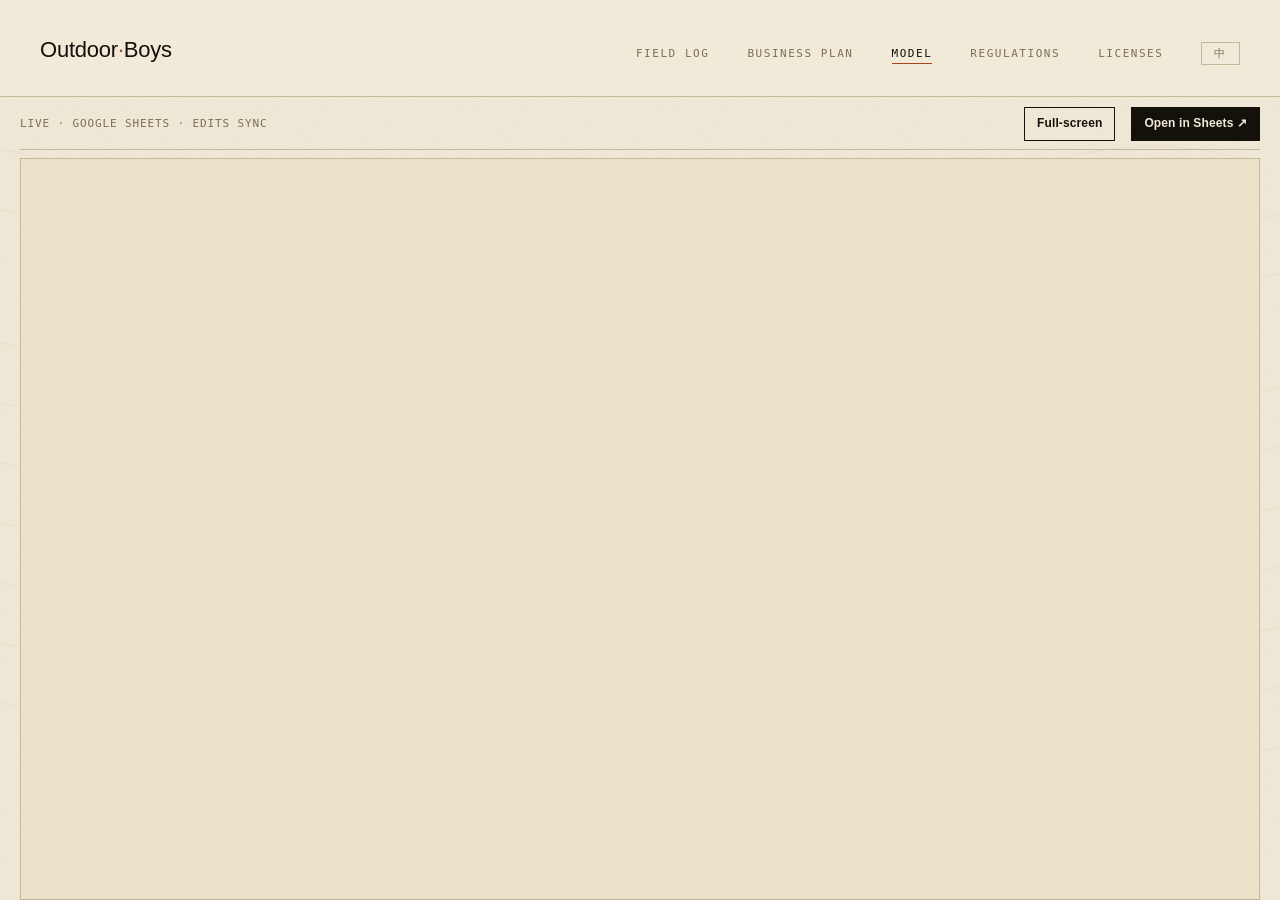
<file: web/dashboard/business-model.html>
<!doctype html>
<html lang="en">
<head>
  <meta charset="utf-8" />
  <meta name="viewport" content="width=device-width, initial-scale=1" />
  <title>Outdoor Boys — Business Model</title>
  <meta name="description" content="Live revenue and expense model for Outdoor Boys. Editable by all founders." />
  <script src="i18n.js?v=3"></script>
  <link rel="stylesheet" href="styles.css?v=5">
  <style>
    /* === sheet embed === */
    .sheet-frame {
      width: 100%;
      height: calc(100vh - 180px);
      min-height: 480px;
      border: 1px solid var(--rule);
      border-radius: 0;
      background: var(--paper-warm);
      display: block;
      overscroll-behavior: contain;
    }

    /* When the sheet is embedded, lock the outer page to the viewport so
       scroll events inside the iframe don't chain up and move the html. */
    html, body { overscroll-behavior: none; }

    body.sheet-locked {
      height: 100vh !important;
      overflow: hidden !important;
      display: flex !important;
      flex-direction: column !important;
      margin: 0 !important;
      padding: 0 !important;
    }
    body.sheet-locked main.wrap {
      flex: 1 1 auto !important;
      min-height: 0 !important;
      display: flex !important;
      flex-direction: column !important;
      overflow: hidden !important;
      max-width: none !important;
      width: 100% !important;
      margin: 0 !important;
      padding: 10px 20px 0 !important;
    }
    body.sheet-locked .page-intro { display: none !important; }
    body.sheet-locked .model-section {
      flex: 1 1 auto !important;
      min-height: 0 !important;
      padding: 0 !important;
      margin: 0 !important;
      display: flex !important;
      flex-direction: column !important;
    }
    body.sheet-locked #model-root {
      flex: 1 1 auto !important;
      min-height: 0 !important;
      margin: 0 !important;
      padding: 0 !important;
      display: flex !important;
      flex-direction: column !important;
    }
    body.sheet-locked .sheet-frame {
      flex: 1 1 auto !important;
      height: auto !important;
      min-height: 0 !important;
      width: 100% !important;
      margin: 0 !important;
    }

    /* compact toolbar (only used in sheet-locked) */
    .sheet-bar {
      display: flex;
      align-items: center;
      gap: 16px;
      padding: 0 0 8px;
      margin: 0 0 8px;
      border-bottom: 1px solid var(--rule);
      flex-wrap: wrap;
      flex: 0 0 auto;
    }
    .sheet-bar .src {
      font-family: var(--mono);
      font-size: 11px;
      letter-spacing: 0.08em;
      color: var(--mute);
      text-transform: uppercase;
    }
    .sheet-bar .spacer { flex: 1 1 auto; }
    .sheet-bar .sheet-btn {
      padding: 6px 12px;
      font-size: 12px;
    }

    .sheet-actions {
      display: flex;
      gap: 12px;
      margin: 16px 0 24px;
      flex-wrap: wrap;
    }
    .sheet-btn {
      display: inline-flex;
      align-items: center;
      gap: 8px;
      padding: 9px 16px;
      border: 1px solid var(--ink);
      background: var(--ink);
      color: var(--paper);
      font-family: var(--sans);
      font-size: 13px;
      font-weight: 600;
      text-decoration: none;
      letter-spacing: 0.01em;
      cursor: pointer;
      transition: background .15s, color .15s;
    }
    .sheet-btn:hover { background: var(--paper); color: var(--ink); }
    .sheet-btn.ghost {
      background: transparent;
      color: var(--ink);
    }
    .sheet-btn.ghost:hover { background: var(--ink); color: var(--paper); }

    /* === setup state === */
    .setup-card {
      border: 2px solid var(--ink);
      padding: 40px 44px;
      margin-top: 24px;
      background: var(--paper-warm);
      max-width: 760px;
    }
    .setup-card h2 {
      font-family: var(--serif);
      font-size: 28px;
      font-weight: 500;
      margin: 0 0 8px;
      color: var(--ink);
    }
    .setup-card .lede {
      font-family: var(--serif);
      font-style: italic;
      color: var(--mute);
      margin-bottom: 28px;
      font-size: 16px;
    }
    .setup-card ol {
      padding-left: 20px;
      margin: 0 0 24px;
      line-height: 1.75;
      color: var(--ink-body);
    }
    .setup-card ol li { margin-bottom: 10px; }
    .setup-card code {
      font-family: var(--mono);
      background: var(--paper);
      padding: 2px 6px;
      border: 1px solid var(--rule);
      font-size: 12px;
    }
    .setup-input-row {
      display: flex;
      gap: 8px;
      margin-top: 12px;
      flex-wrap: wrap;
    }
    .setup-input-row input {
      flex: 1;
      min-width: 300px;
      padding: 10px 12px;
      border: 1px solid var(--rule);
      font-family: var(--mono);
      font-size: 13px;
      background: var(--paper);
      color: var(--ink);
    }
    .setup-input-row input:focus {
      outline: none;
      border-color: var(--ink);
    }
    .warn-note {
      margin-top: 20px;
      padding: 14px 18px;
      border-left: 3px solid var(--clay);
      background: var(--paper);
      font-size: 14px;
      color: var(--ink-body);
      line-height: 1.6;
    }
    .warn-note b { color: var(--ink); }

    .meta-row {
      display: flex;
      align-items: baseline;
      gap: 24px;
      flex-wrap: wrap;
      padding-bottom: 8px;
      border-bottom: 1px solid var(--rule);
      margin-bottom: 20px;
    }
    .meta-row .mono { font-size: 11px; }
  </style>
</head>
<body>

  <nav class="top">
    <a href="index.html" class="brand">Outdoor<em>·</em>Boys</a>
    <ul>
      <li><a class="link" href="index.html"><span class="en">Field Log</span><span class="zh">儀表板</span></a></li>
      <li><a class="link" href="business-plan.html"><span class="en">Business Plan</span><span class="zh">商業計畫</span></a></li>
      <li><a class="link active" href="business-model.html"><span class="en">Model</span><span class="zh">模型</span></a></li>
      <li><a class="link" href="regulatory.html"><span class="en">Regulations</span><span class="zh">法規</span></a></li>
      <li><a class="link" href="certs.html"><span class="en">Licenses</span><span class="zh">證照</span></a></li>
      <li><button class="lang-toggle" onclick="toggleLang()"><span class="en">中</span><span class="zh">EN</span></button></li>
    </ul>
  </nav>

  <main class="wrap">

    <!-- HEADER -->
    <section class="page-intro" style="padding: 48px 0 24px;">
      <div class="mono sectnum"><span class="en">Live model · linked to Google Sheet</span><span class="zh">動態模型 · 連結 Google Sheet</span></div>

      <h1 style="font-family: var(--serif); font-size: 44px; font-weight: 500; letter-spacing: -0.015em; color: var(--ink); line-height: 1.1; margin-top: 8px;">
        <span class="en">Revenue &amp; Expense Model</span><span class="zh">收入與成本模型</span>
      </h1>

      <p style="font-family: var(--serif); font-size: 18px; line-height: 1.5; color: var(--ink-body); max-width: 720px; margin-top: 16px;">
        <span class="en">The sheet below is the live financial model. Edit cells, enter formulas, add scenarios — changes save to Google and are visible to all founders in real time.</span>
        <span class="zh">下方為即時財務模型。直接編輯儲存格、輸入公式、新增情境 — 所有修改即時儲存並對四位創辦人可見。</span>
      </p>
    </section>

    <!-- MODEL PANEL -->
    <section class="model-section" style="padding-bottom: 96px;">

      <div id="model-root">
        <!-- JS injects either the iframe or the setup card here -->
      </div>

    </section>

  </main>

  <script>
    /* ─────────────────────────────────────────────────────────────
       CONFIG
       ─────────────────────────────────────────────────────────────
       After creating your Google Sheet and sharing it with the team
       ("Anyone with the link → Editor"), paste the Sheet ID here.

       The Sheet ID is the string between /d/ and /edit in the URL:
         https://docs.google.com/spreadsheets/d/>>>THIS_PART<<</edit
    ───────────────────────────────────────────────────────────── */
    const SHEET_ID = '1nzwM-pcJSV4t9IdDymIgkgPTJ5dL3rFVVIagbAZd6HA';

    /* ──────────────── no changes needed below ──────────────── */

    const root = document.getElementById('model-root');

    function renderSheet(id) {
      const editUrl = `https://docs.google.com/spreadsheets/d/${id}/edit?usp=sharing`;
      const embedUrl = `https://docs.google.com/spreadsheets/d/${id}/edit?usp=sharing&rm=embedded&widget=true&headers=true`;

      document.body.classList.add('sheet-locked');

      root.innerHTML = `
        <div class="sheet-bar">
          <span class="src">
            <span class="en">Live · Google Sheets · edits sync</span><span class="zh">即時 · Google Sheets · 自動同步</span>
          </span>
          <span class="spacer"></span>
          <a class="sheet-btn ghost" href="${editUrl}#gid=0" target="_blank" rel="noopener">
            <span class="en">Full-screen</span><span class="zh">全螢幕</span>
          </a>
          <a class="sheet-btn" href="${editUrl}" target="_blank" rel="noopener">
            <span class="en">Open in Sheets ↗</span><span class="zh">在 Sheets 開啟 ↗</span>
          </a>
        </div>

        <iframe
          class="sheet-frame"
          src="${embedUrl}"
          title="Outdoor Boys financial model"
          loading="lazy"
          allowfullscreen
        ></iframe>
      `;
    }

    function renderSetup() {
      document.body.classList.remove('sheet-locked');

      root.innerHTML = `
        <div class="setup-card">
          <h2><span class="en">One-time setup</span><span class="zh">一次性設定</span></h2>
          <p class="lede"><span class="en">Two minutes. Then the model lives here.</span><span class="zh">兩分鐘完成,模型就在此顯示。</span></p>

          <ol>
            <li>
              <span class="en">Open <a href="https://sheets.new" target="_blank" rel="noopener">sheets.new</a> to create a blank Google Sheet. Title it <b>"Outdoor Boys — Business Model"</b>.</span>
              <span class="zh">前往 <a href="https://sheets.new" target="_blank" rel="noopener">sheets.new</a> 建立空白 Google Sheet,命名為 <b>「Outdoor Boys — Business Model」</b>。</span>
            </li>
            <li>
              <span class="en">Click <b>Share</b> (top-right) → invite the four founders as <b>Editors</b>, OR set "Anyone with the link" to <b>Editor</b>.</span>
              <span class="zh">點右上角 <b>共用</b> → 將四位創辦人設為 <b>編輯者</b>,或將「知道連結的使用者」權限設為 <b>編輯者</b>。</span>
            </li>
            <li>
              <span class="en">Copy the Sheet ID from the URL — it's the long string between <code>/d/</code> and <code>/edit</code>.</span>
              <span class="zh">從網址複製 Sheet ID — 位於 <code>/d/</code> 與 <code>/edit</code> 之間的長字串。</span>
            </li>
            <li>
              <span class="en">Paste it below to preview, then commit the ID into <code>business-model.html</code> (line <code>const SHEET_ID = '…'</code>) so every teammate sees the same sheet.</span>
              <span class="zh">下方貼上預覽,再將 ID 寫入 <code>business-model.html</code>(<code>const SHEET_ID = '…'</code> 那一行),所有成員就能看到同一份模型。</span>
            </li>
          </ol>

          <label class="mono" style="font-size: 11px; display:block; margin-top: 24px;">
            <span class="en">Sheet ID (preview only — this browser)</span><span class="zh">Sheet ID(僅此瀏覽器預覽)</span>
          </label>
          <div class="setup-input-row">
            <input id="sheet-id-input" type="text" placeholder="1aB2cD3eF4...xyz" />
            <button class="sheet-btn" onclick="previewSheet()"><span class="en">Preview →</span><span class="zh">預覽 →</span></button>
          </div>

          <div class="warn-note">
            <b><span class="en">Why not the Sheets API?</span><span class="zh">為何不用 Sheets API?</span></b><br>
            <span class="en">Formulas, charts, collaborative cursors, and conditional formatting need the full Sheets UI. An iframe embed gives you all of that free. The API gives you cell values — not a spreadsheet.</span>
            <span class="zh">公式、圖表、協作游標、條件格式都需要完整的 Sheets 介面。iframe 嵌入可直接獲得這一切;API 只能讀寫儲存格數值,無法取代試算表本身。</span>
          </div>
        </div>
      `;

      // preload any saved preview id
      const saved = localStorage.getItem('ob-preview-sheet-id');
      if (saved) document.getElementById('sheet-id-input').value = saved;
    }

    function previewSheet() {
      const raw = document.getElementById('sheet-id-input').value.trim();
      if (!raw) return;
      // accept either raw ID or full URL
      const m = raw.match(/\/d\/([a-zA-Z0-9-_]+)/);
      const id = m ? m[1] : raw;
      localStorage.setItem('ob-preview-sheet-id', id);
      renderSheet(id);
    }

    // boot
    if (SHEET_ID) {
      renderSheet(SHEET_ID);
    } else {
      const previewId = localStorage.getItem('ob-preview-sheet-id');
      if (previewId) {
        renderSheet(previewId);
      } else {
        renderSetup();
      }
    }
  </script>

</body>
</html>
</file>
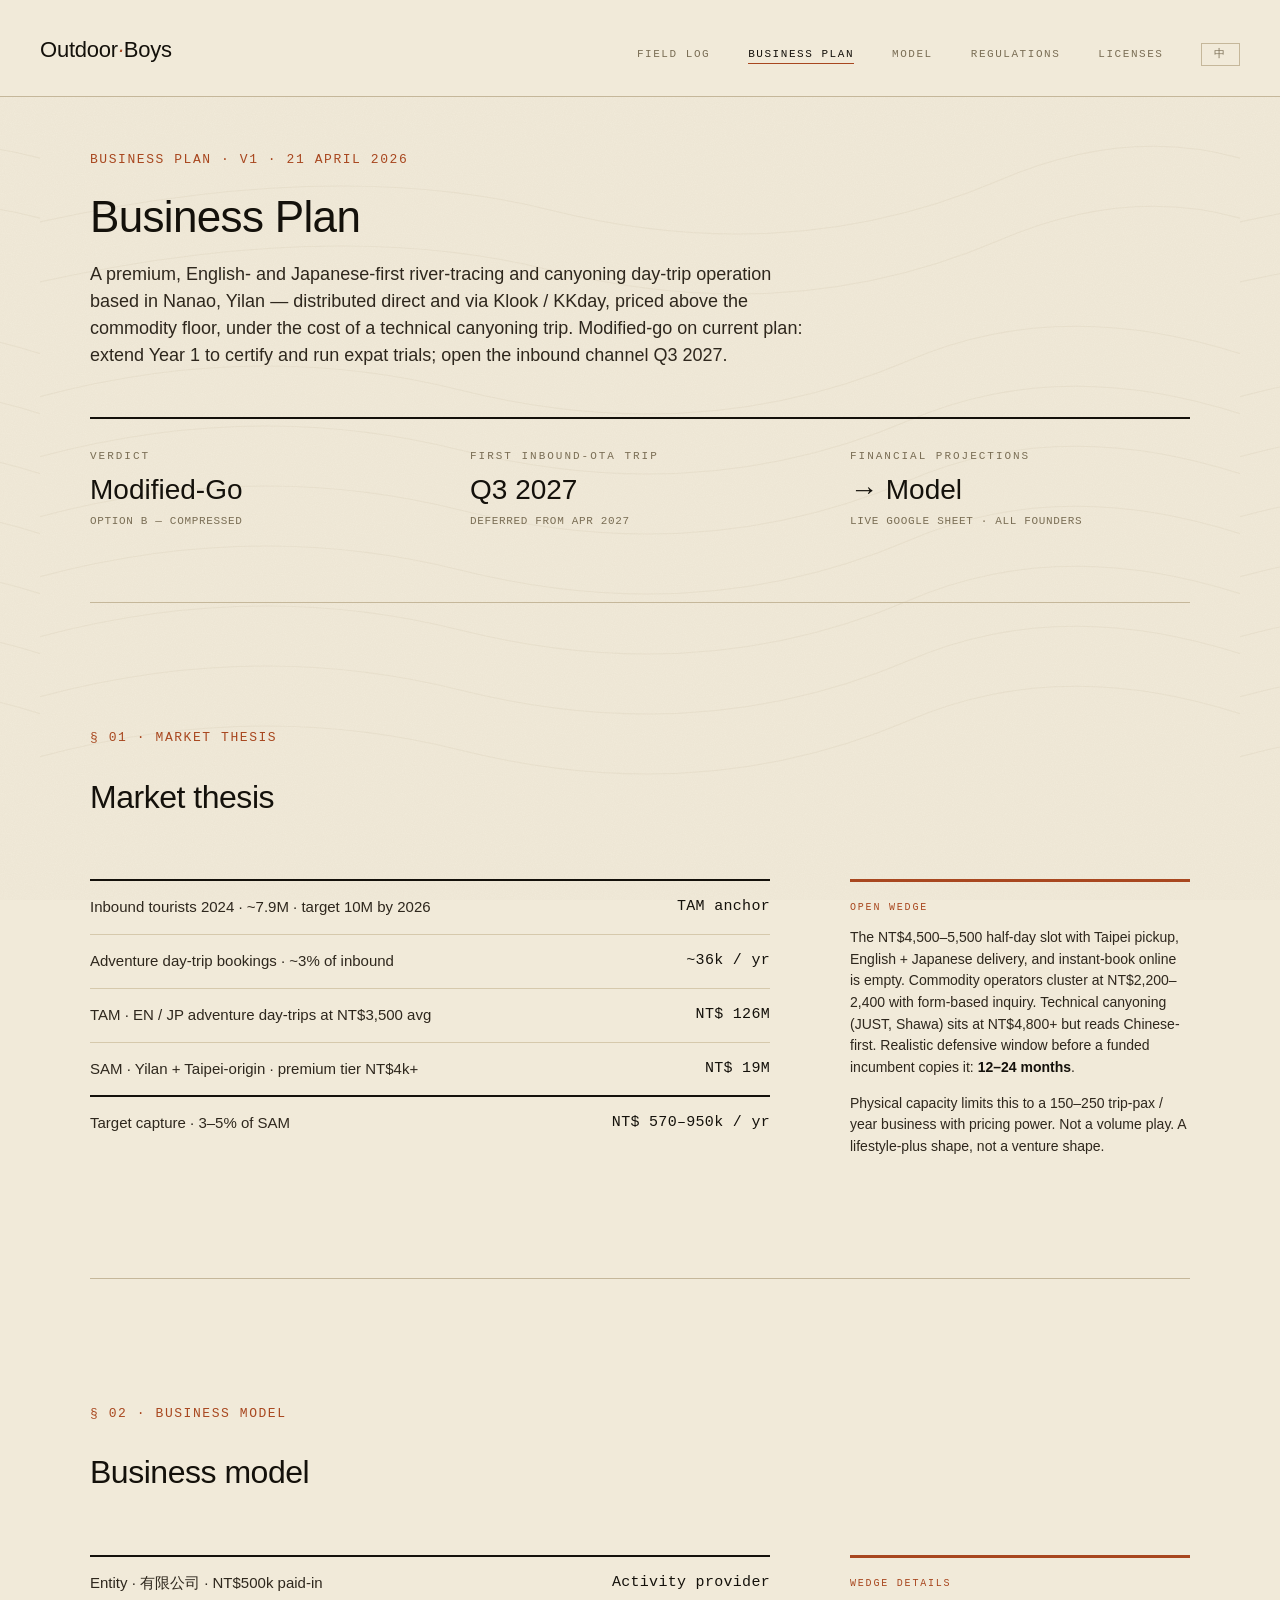
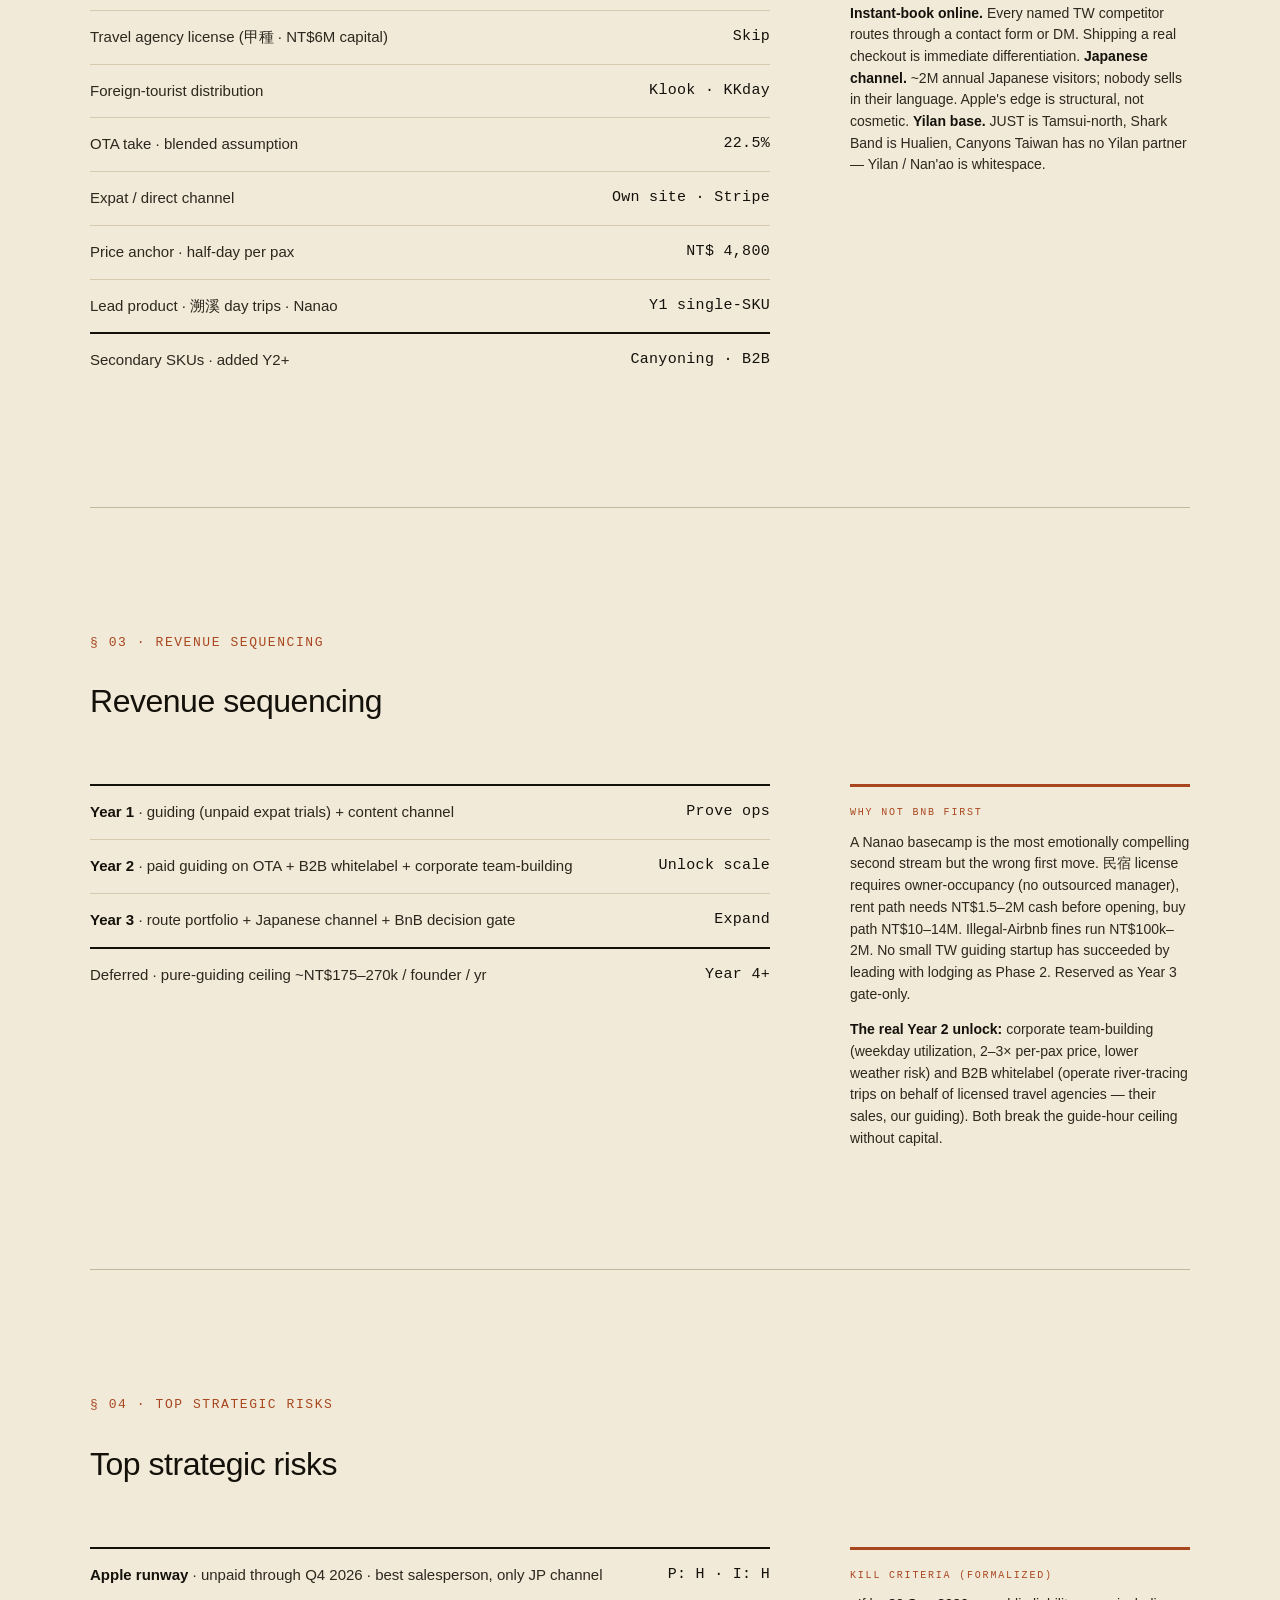
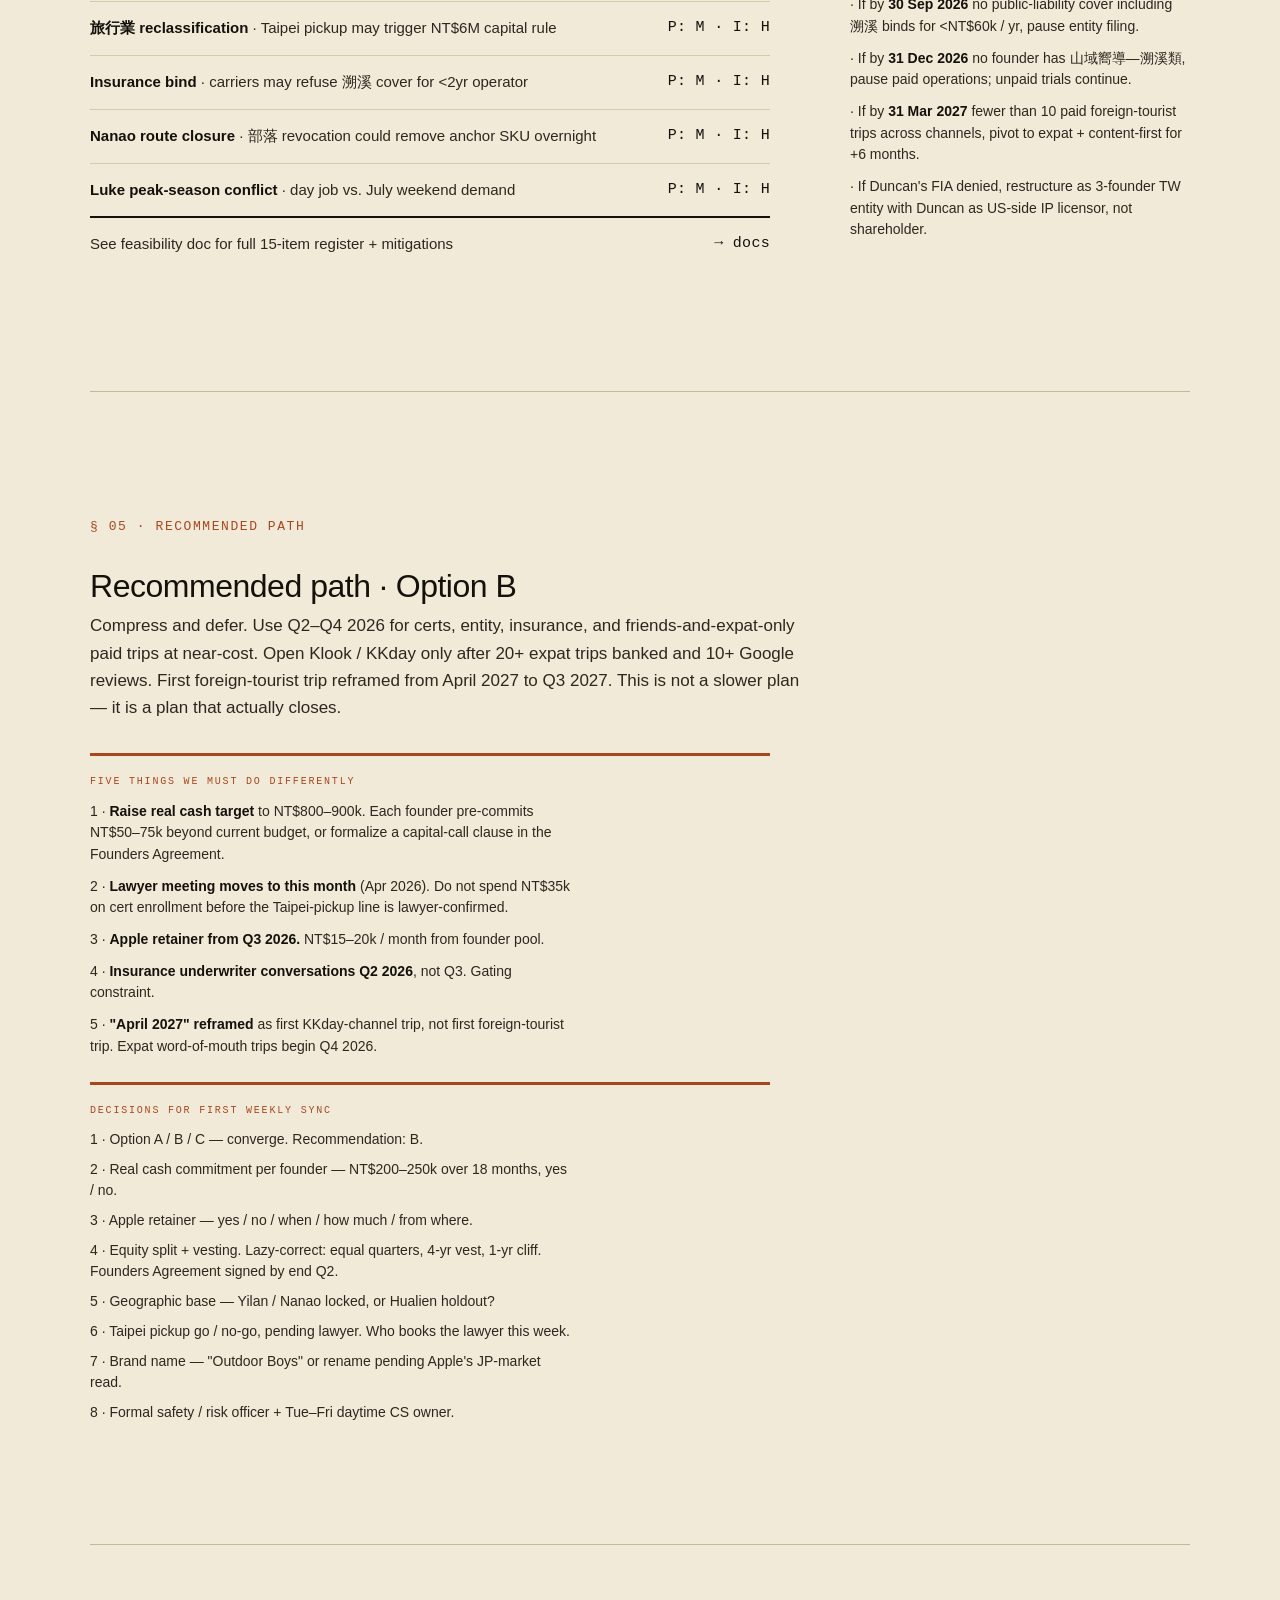
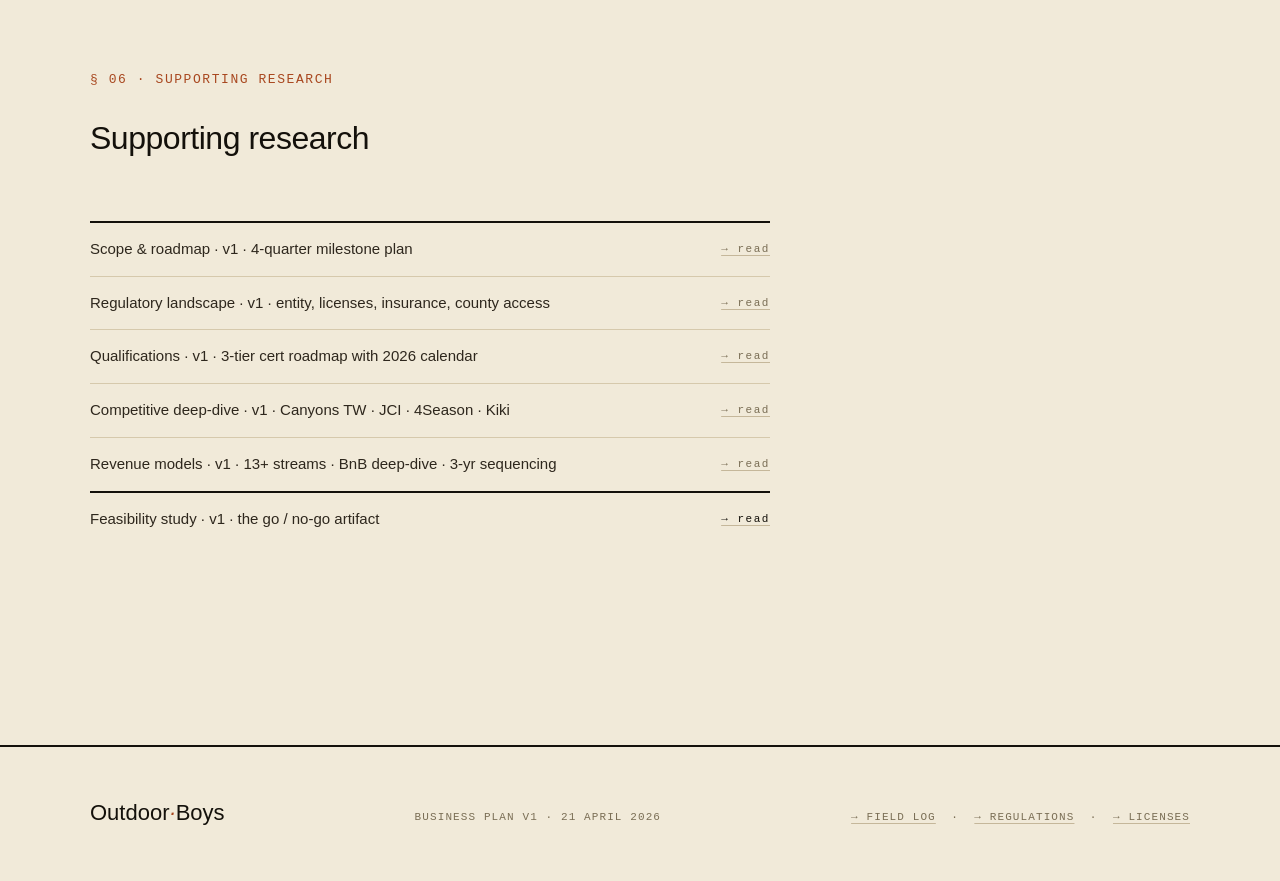
<file: web/dashboard/business-plan.html>
<!doctype html>
<html lang="en">
<head>
  <meta charset="utf-8" />
  <meta name="viewport" content="width=device-width, initial-scale=1" />
  <title>Outdoor Boys — Business Plan</title>
  <meta name="description" content="High-level business plan for Outdoor Boys. Market thesis, model, financial arc, and decisions." />
  <script src="i18n.js?v=3"></script>
  <link rel="stylesheet" href="styles.css?v=5">
</head>
<body>

  <nav class="top">
    <a href="index.html" class="brand">Outdoor<em>·</em>Boys</a>
    <ul>
      <li><a class="link" href="index.html"><span class="en">Field Log</span><span class="zh">儀表板</span></a></li>
      <li><a class="link active" href="business-plan.html"><span class="en">Business Plan</span><span class="zh">商業計畫</span></a></li>
      <li><a class="link" href="business-model.html"><span class="en">Model</span><span class="zh">模型</span></a></li>
      <li><a class="link" href="regulatory.html"><span class="en">Regulations</span><span class="zh">法規</span></a></li>
      <li><a class="link" href="certs.html"><span class="en">Licenses</span><span class="zh">證照</span></a></li>
      <li><button class="lang-toggle" onclick="toggleLang()"><span class="en">中</span><span class="zh">EN</span></button></li>
    </ul>
  </nav>

  <main class="wrap">

    <!-- ===================== HERO ===================== -->
    <section class="hero" style="padding: 48px 0 72px;">
      <div class="mono sectnum"><span class="en">Business plan · v1 · 21 April 2026</span><span class="zh">商業計畫 · v1 · 2026 年 4 月 21 日</span></div>

      <h1 style="font-family: var(--serif); font-size: 44px; font-weight: 500; letter-spacing: -0.015em; color: var(--ink); line-height: 1.1;"><span class="en">Business Plan</span><span class="zh">商業計畫</span></h1>

      <p style="font-family: var(--serif); font-size: 18px; line-height: 1.5; color: var(--ink-body); max-width: 720px; margin-top: 20px;">
        <span class="en">A premium, English- and Japanese-first river-tracing and canyoning day-trip operation based in Nanao, Yilan — distributed direct and via Klook / KKday, priced above the commodity floor, under the cost of a technical canyoning trip. Modified-go on current plan: extend Year 1 to certify and run expat trials; open the inbound channel Q3 2027.</span>
        <span class="zh">以宜蘭南澳為基地,英日文優先的高端溯溪/峽谷半日遊,直銷與 Klook / KKday 雙軌並行,定價高於入門市場、低於技術性峽谷。當前計畫修正:延長第一年完成證照與外籍友人試行,Q3 2027 正式對海外旅客開放。</span>
      </p>

      <div style="display:grid; grid-template-columns: repeat(3, 1fr); gap: 40px; margin-top: 48px; padding-top: 28px; border-top: 2px solid var(--ink);">
        <div>
          <div class="kicker" style="margin-bottom:10px;"><span class="en">Verdict</span><span class="zh">結論</span></div>
          <div style="font-family: var(--serif); font-size: 28px; line-height:1.1; font-weight:500; color: var(--ink);"><span class="en">Modified-Go</span><span class="zh">修正版 — 執行</span></div>
          <div class="mono" style="font-size:11px; margin-top:6px;"><span class="en">Option B — compressed</span><span class="zh">方案 B — 壓縮版</span></div>
        </div>
        <div>
          <div class="kicker" style="margin-bottom:10px;"><span class="en">First inbound-OTA trip</span><span class="zh">首趟 OTA 海外旅客團</span></div>
          <div style="font-family: var(--serif); font-size: 28px; line-height:1.1; font-weight:500; color: var(--ink);">Q3 2027</div>
          <div class="mono" style="font-size:11px; margin-top:6px;"><span class="en">Deferred from Apr 2027</span><span class="zh">從 2027 年 4 月延後</span></div>
        </div>
        <div>
          <div class="kicker" style="margin-bottom:10px;"><span class="en">Financial projections</span><span class="zh">財務預測</span></div>
          <div style="font-family: var(--serif); font-size: 28px; line-height:1.1; font-weight:500; color: var(--ink);"><a href="business-model.html" style="color: var(--ink); text-decoration: none;"><span class="en">→ Model</span><span class="zh">→ 財務模型</span></a></div>
          <div class="mono" style="font-size:11px; margin-top:6px;"><span class="en">Live Google Sheet · all founders</span><span class="zh">即時 Google 試算表 · 所有創辦人</span></div>
        </div>
      </div>
    </section>

    <hr class="rule">

    <!-- ===================== 01 MARKET THESIS ===================== -->
    <section>
      <div class="sectnum"><span class="en">§ 01 · Market thesis</span><span class="zh">§ 01 · 市場論點</span></div>
      <h2 style="font-family: var(--serif); font-size: 32px; font-weight: 500; letter-spacing: -0.015em; color: var(--ink);"><span class="en">Market thesis</span><span class="zh">市場論點</span></h2>

      <div class="budget">
        <table class="ledger">
          <tr><td class="cat"><span class="en">Inbound tourists 2024 · ~7.9M · target 10M by 2026</span><span class="zh">2024 年入境旅客 · 約 790 萬 · 2026 年目標 1,000 萬</span></td><td class="num"><span class="en">TAM anchor</span><span class="zh">市場基準</span></td></tr>
          <tr><td class="cat"><span class="en">Adventure day-trip bookings · ~3% of inbound</span><span class="zh">冒險型一日遊預訂 · 約入境 3%</span></td><td class="num"><span class="en">~36k / yr</span><span class="zh">約 3.6 萬 / 年</span></td></tr>
          <tr><td class="cat"><span class="en">TAM · EN / JP adventure day-trips at NT$3,500 avg</span><span class="zh">TAM · 英 / 日語冒險一日遊均價 NT$3,500</span></td><td class="num">NT$ 126M</td></tr>
          <tr><td class="cat"><span class="en">SAM · Yilan + Taipei-origin · premium tier NT$4k+</span><span class="zh">SAM · 宜蘭 + 台北出發 · 高端 NT$4k+</span></td><td class="num">NT$ 19M</td></tr>
          <tr class="total"><td><span class="en">Target capture · 3–5% of SAM</span><span class="zh">目標佔有 · SAM 的 3–5%</span></td><td class="num">NT$ 570–950k / <span class="en">yr</span><span class="zh">年</span></td></tr>
        </table>

        <div class="caution">
          <div class="tag"><span class="en">Open wedge</span><span class="zh">市場缺口</span></div>
          <p><span class="en">The NT$4,500–5,500 half-day slot with Taipei pickup, English + Japanese delivery, and instant-book online is empty. Commodity operators cluster at NT$2,200–2,400 with form-based inquiry. Technical canyoning (JUST, Shawa) sits at NT$4,800+ but reads Chinese-first. Realistic defensive window before a funded incumbent copies it: <strong style="color: var(--ink);">12–24 months</strong>.</span><span class="zh">NT$4,500–5,500 的半日遊定位 — 含台北接送、英日文服務、即時線上訂購 — 目前市場空缺。低價業者集中在 NT$2,200–2,400 且須填表詢問。技術性峽谷(JUST、Shawa)約 NT$4,800+,但以中文為主。被有資金的業者複製之前的合理防禦窗口:<strong style="color: var(--ink);">12–24 個月</strong>。</span></p>
          <p style="margin-top: 14px;"><span class="en">Physical capacity limits this to a 150–250 trip-pax / year business with pricing power. Not a volume play. A lifestyle-plus shape, not a venture shape.</span><span class="zh">實體產能上限約 150–250 人次/年,具定價力,非走量模式,是生活方式型事業,非創投型事業。</span></p>
        </div>
      </div>
    </section>

    <hr class="rule">

    <!-- ===================== 02 BUSINESS MODEL ===================== -->
    <section>
      <div class="sectnum"><span class="en">§ 02 · Business model</span><span class="zh">§ 02 · 商業模式</span></div>
      <h2 style="font-family: var(--serif); font-size: 32px; font-weight: 500; letter-spacing: -0.015em; color: var(--ink);"><span class="en">Business model</span><span class="zh">商業模式</span></h2>

      <div class="budget">
        <table class="ledger">
          <tr><td class="cat"><span class="en">Entity · 有限公司 · NT$500k paid-in</span><span class="zh">公司型態 · 有限公司 · 實收資本 NT$500k</span></td><td class="num"><span class="en">Activity provider</span><span class="zh">活動供應商</span></td></tr>
          <tr><td class="cat"><span class="en">Travel agency license (甲種 · NT$6M capital)</span><span class="zh">旅行業執照(甲種 · NT$600 萬資本)</span></td><td class="num"><span class="en">Skip</span><span class="zh">跳過</span></td></tr>
          <tr><td class="cat"><span class="en">Foreign-tourist distribution</span><span class="zh">外籍旅客通路</span></td><td class="num">Klook · KKday</td></tr>
          <tr><td class="cat"><span class="en">OTA take · blended assumption</span><span class="zh">OTA 抽成 · 混合假設</span></td><td class="num">22.5%</td></tr>
          <tr><td class="cat"><span class="en">Expat / direct channel</span><span class="zh">外籍人士 / 直銷通路</span></td><td class="num"><span class="en">Own site · Stripe</span><span class="zh">自架網站 · Stripe</span></td></tr>
          <tr><td class="cat"><span class="en">Price anchor · half-day per pax</span><span class="zh">定價錨點 · 半日 / 人</span></td><td class="num">NT$ 4,800</td></tr>
          <tr><td class="cat"><span class="en">Lead product · 溯溪 day trips · Nanao</span><span class="zh">主力商品 · 溯溪一日遊 · 南澳</span></td><td class="num"><span class="en">Y1 single-SKU</span><span class="zh">第一年單一 SKU</span></td></tr>
          <tr class="total"><td><span class="en">Secondary SKUs · added Y2+</span><span class="zh">次要 SKU · 第二年起新增</span></td><td class="num"><span class="en">Canyoning · B2B</span><span class="zh">峽谷 · B2B</span></td></tr>
        </table>

        <div class="caution">
          <div class="tag"><span class="en">Wedge details</span><span class="zh">切入點細節</span></div>
          <p><strong style="color: var(--ink);"><span class="en">Instant-book online.</span><span class="zh">即時線上訂購。</span></strong> <span class="en">Every named TW competitor routes through a contact form or DM. Shipping a real checkout is immediate differentiation.</span><span class="zh">所有已知台灣競爭者均需填表或私訊。上線真正的結帳流程即為立即差異化。</span> <strong style="color: var(--ink);"><span class="en">Japanese channel.</span><span class="zh">日本市場通路。</span></strong> <span class="en">~2M annual Japanese visitors; nobody sells in their language. Apple's edge is structural, not cosmetic.</span><span class="zh">每年約 200 萬日本旅客來台,無人以日文銷售。Apple 的優勢是結構性的,非表面的。</span> <strong style="color: var(--ink);"><span class="en">Yilan base.</span><span class="zh">宜蘭基地。</span></strong> <span class="en">JUST is Tamsui-north, Shark Band is Hualien, Canyons Taiwan has no Yilan partner — Yilan / Nan'ao is whitespace.</span><span class="zh">JUST 在淡水北部,Shark Band 在花蓮,Canyons Taiwan 無宜蘭合作 — 宜蘭 / 南澳是空白地帶。</span></p>
        </div>
      </div>
    </section>

    <hr class="rule">

    <!-- ===================== 03 REVENUE SEQUENCING ===================== -->
    <section>
      <div class="sectnum"><span class="en">§ 03 · Revenue sequencing</span><span class="zh">§ 03 · 收入排序</span></div>
      <h2 style="font-family: var(--serif); font-size: 32px; font-weight: 500; letter-spacing: -0.015em; color: var(--ink);"><span class="en">Revenue sequencing</span><span class="zh">收入排序</span></h2>

      <div class="budget">
        <table class="ledger">
          <tr><td class="cat"><strong style="color: var(--ink);"><span class="en">Year 1</span><span class="zh">第一年</span></strong> · <span class="en">guiding (unpaid expat trials) + content channel</span><span class="zh">帶隊(免費外籍試行) + 內容通路</span></td><td class="num"><span class="en">Prove ops</span><span class="zh">驗證運營</span></td></tr>
          <tr><td class="cat"><strong style="color: var(--ink);"><span class="en">Year 2</span><span class="zh">第二年</span></strong> · <span class="en">paid guiding on OTA + B2B whitelabel + corporate team-building</span><span class="zh">OTA 付費帶隊 + B2B 白標 + 企業團建</span></td><td class="num"><span class="en">Unlock scale</span><span class="zh">解鎖規模</span></td></tr>
          <tr><td class="cat"><strong style="color: var(--ink);"><span class="en">Year 3</span><span class="zh">第三年</span></strong> · <span class="en">route portfolio + Japanese channel + BnB decision gate</span><span class="zh">路線組合 + 日本通路 + 民宿決策門</span></td><td class="num"><span class="en">Expand</span><span class="zh">擴張</span></td></tr>
          <tr class="total"><td><span class="en">Deferred · pure-guiding ceiling ~NT$175–270k / founder / yr</span><span class="zh">延後 · 純帶隊上限約 NT$175–270k / 創辦人 / 年</span></td><td class="num"><span class="en">Year 4+</span><span class="zh">第四年以後</span></td></tr>
        </table>

        <div class="caution">
          <div class="tag"><span class="en">Why not BnB first</span><span class="zh">為何不先做民宿</span></div>
          <p><span class="en">A Nanao basecamp is the most emotionally compelling second stream but the wrong first move. 民宿 license requires owner-occupancy (no outsourced manager), rent path needs NT$1.5–2M cash before opening, buy path NT$10–14M. Illegal-Airbnb fines run NT$100k–2M. No small TW guiding startup has succeeded by leading with lodging as Phase 2. Reserved as Year 3 gate-only.</span><span class="zh">南澳基地在情感上是最吸引人的第二條收入,但不是正確的第一步。民宿執照需業主自住(不能委外管理),租屋路線開業前需 NT$150–200 萬,買房路線需 NT$1,000–1,400 萬。非法 Airbnb 罰款 NT$10–200 萬。沒有小型台灣嚮導新創以住宿作為第二階段而成功。保留為第三年決策門。</span></p>
          <p style="margin-top: 14px;"><strong style="color: var(--ink);"><span class="en">The real Year 2 unlock:</span><span class="zh">第二年真正的突破點:</span></strong> <span class="en">corporate team-building (weekday utilization, 2–3× per-pax price, lower weather risk) and B2B whitelabel (operate river-tracing trips on behalf of licensed travel agencies — their sales, our guiding). Both break the guide-hour ceiling without capital.</span><span class="zh">企業團建(平日利用率、每人價格提升 2–3 倍、天氣風險較低)與 B2B 白標(替持牌旅行社執行溯溪行程 — 他們銷售、我們帶隊)。兩者皆可在不需資本的情況下突破帶隊時數上限。</span></p>
        </div>
      </div>
    </section>

    <hr class="rule">

    <!-- ===================== 05 STRATEGIC RISKS ===================== -->
    <section>
      <div class="sectnum"><span class="en">§ 04 · Top strategic risks</span><span class="zh">§ 04 · 主要策略風險</span></div>
      <h2 style="font-family: var(--serif); font-size: 32px; font-weight: 500; letter-spacing: -0.015em; color: var(--ink);"><span class="en">Top strategic risks</span><span class="zh">主要策略風險</span></h2>

      <div class="budget">
        <table class="ledger">
          <tr><td class="cat"><strong style="color: var(--ink);">Apple <span class="en">runway</span><span class="zh">現金跑道</span></strong> · <span class="en">unpaid through Q4 2026 · best salesperson, only JP channel</span><span class="zh">Q4 2026 前無薪 · 最強業務,唯一日本通路</span></td><td class="num"><span class="en">P: H · I: H</span><span class="zh">概率:高 · 影響:高</span></td></tr>
          <tr><td class="cat"><strong style="color: var(--ink);">旅行業 <span class="en">reclassification</span><span class="zh">重新認定</span></strong> · <span class="en">Taipei pickup may trigger NT$6M capital rule</span><span class="zh">台北接送可能觸發 NT$600 萬資本規定</span></td><td class="num"><span class="en">P: M · I: H</span><span class="zh">概率:中 · 影響:高</span></td></tr>
          <tr><td class="cat"><strong style="color: var(--ink);"><span class="en">Insurance bind</span><span class="zh">保險無法核保</span></strong> · <span class="en">carriers may refuse 溯溪 cover for &lt;2yr operator</span><span class="zh">產險公司可能拒保不滿 2 年之業者</span></td><td class="num"><span class="en">P: M · I: H</span><span class="zh">概率:中 · 影響:高</span></td></tr>
          <tr><td class="cat"><strong style="color: var(--ink);"><span class="en">Nanao route closure</span><span class="zh">南澳路線關閉</span></strong> · <span class="en">部落 revocation could remove anchor SKU overnight</span><span class="zh">部落撤回授權可能一夜間移除主力 SKU</span></td><td class="num"><span class="en">P: M · I: H</span><span class="zh">概率:中 · 影響:高</span></td></tr>
          <tr><td class="cat"><strong style="color: var(--ink);">Luke <span class="en">peak-season conflict</span><span class="zh">旺季衝突</span></strong> · <span class="en">day job vs. July weekend demand</span><span class="zh">正職 vs. 七月週末需求</span></td><td class="num"><span class="en">P: M · I: H</span><span class="zh">概率:中 · 影響:高</span></td></tr>
          <tr class="total"><td><span class="en">See feasibility doc for full 15-item register + mitigations</span><span class="zh">詳見可行性文件:15 條完整風險清單 + 緩解措施</span></td><td class="num"><span class="en">→ docs</span><span class="zh">→ 文件</span></td></tr>
        </table>

        <div class="caution">
          <div class="tag"><span class="en">Kill criteria (formalized)</span><span class="zh">停止條件(正式化)</span></div>
          <p>· <span class="en">If by <strong style="color: var(--ink);">30 Sep 2026</strong> no public-liability cover including 溯溪 binds for &lt;NT$60k / yr, pause entity filing.</span><span class="zh">若 <strong style="color: var(--ink);">2026 年 9 月 30 日</strong>前無法以低於 NT$6 萬 / 年取得含 溯溪 的公共意外責任保險,暫停公司設立。</span></p>
          <p style="margin-top: 10px;">· <span class="en">If by <strong style="color: var(--ink);">31 Dec 2026</strong> no founder has 山域嚮導—溯溪類, pause paid operations; unpaid trials continue.</span><span class="zh">若 <strong style="color: var(--ink);">2026 年 12 月 31 日</strong>前無創辦人持有 山域嚮導 — 溯溪類,暫停付費出團;免費試行繼續。</span></p>
          <p style="margin-top: 10px;">· <span class="en">If by <strong style="color: var(--ink);">31 Mar 2027</strong> fewer than 10 paid foreign-tourist trips across channels, pivot to expat + content-first for +6 months.</span><span class="zh">若 <strong style="color: var(--ink);">2027 年 3 月 31 日</strong>前各通路付費外籍旅客團未達 10 趟,轉為以外籍人士 + 內容優先策略,再 +6 個月。</span></p>
          <p style="margin-top: 10px;">· <span class="en">If Duncan's FIA denied, restructure as 3-founder TW entity with Duncan as US-side IP licensor, not shareholder.</span><span class="zh">若 Duncan 的 FIA 申請被拒,重組為 3 位台籍創辦人的有限公司,Duncan 以美方 IP 授權人而非股東身分參與。</span></p>
        </div>
      </div>
    </section>

    <hr class="rule">

    <!-- ===================== 06 PATH + DECISIONS ===================== -->
    <section>
      <div class="sectnum"><span class="en">§ 05 · Recommended path</span><span class="zh">§ 05 · 建議路徑</span></div>
      <h2 style="font-family: var(--serif); font-size: 32px; font-weight: 500; letter-spacing: -0.015em; color: var(--ink);"><span class="en">Recommended path · Option B</span><span class="zh">建議路徑 · 方案 B</span></h2>

      <p style="font-family: var(--serif); font-size: 17px; line-height: 1.6; color: var(--ink-body); max-width: 720px;">
        <span class="en">Compress and defer. Use Q2–Q4 2026 for certs, entity, insurance, and friends-and-expat-only paid trips at near-cost. Open Klook / KKday only after 20+ expat trips banked and 10+ Google reviews. First foreign-tourist trip reframed from April 2027 to Q3 2027. This is not a slower plan — it is a plan that actually closes.</span>
        <span class="zh">壓縮與延後。Q2–Q4 2026 用於取得證照、設立公司、投保,以及近成本價的親友/外籍人士付費試行。待累積 20+ 趟外籍友人行程、10+ 則 Google 評價後,才開通 Klook / KKday。首趟外籍旅客團從 2027 年 4 月調整為 Q3 2027。這不是更慢的計畫 — 而是真正能落地的計畫。</span>
      </p>

      <div class="budget" style="margin-top: 32px;">
        <div class="caution">
          <div class="tag"><span class="en">Five things we must do differently</span><span class="zh">五件必須改變的事</span></div>
          <p>1 · <strong style="color: var(--ink);"><span class="en">Raise real cash target</span><span class="zh">提高實際資金目標</span></strong> <span class="en">to NT$800–900k. Each founder pre-commits NT$50–75k beyond current budget, or formalize a capital-call clause in the Founders Agreement.</span><span class="zh">至 NT$800–900k。每位創辦人在現有預算外預先承諾 NT$5–7.5 萬,或在創辦人協議中正式加入追加資本條款。</span></p>
          <p style="margin-top: 10px;">2 · <strong style="color: var(--ink);"><span class="en">Lawyer meeting moves to this month</span><span class="zh">律師會議提前至本月</span></strong> <span class="en">(Apr 2026). Do not spend NT$35k on cert enrollment before the Taipei-pickup line is lawyer-confirmed.</span><span class="zh">(2026 年 4 月)。在台北接送的法律界定律師確認前,不得花費 NT$3.5 萬在證照報名上。</span></p>
          <p style="margin-top: 10px;">3 · <strong style="color: var(--ink);">Apple <span class="en">retainer from Q3 2026.</span><span class="zh">Q3 2026 起支付顧問費。</span></strong> <span class="en">NT$15–20k / month from founder pool.</span><span class="zh">NT$1.5–2 萬 / 月,來自創辦人出資。</span></p>
          <p style="margin-top: 10px;">4 · <strong style="color: var(--ink);"><span class="en">Insurance underwriter conversations Q2 2026</span><span class="zh">Q2 2026 開始接觸保險核保</span></strong><span class="en">, not Q3. Gating constraint.</span><span class="zh">,而非 Q3。這是卡關的關鍵限制。</span></p>
          <p style="margin-top: 10px;">5 · <strong style="color: var(--ink);">"<span class="en">April 2027" reframed</span><span class="zh">2027 年 4 月」重新定義</span></strong> <span class="en">as first KKday-channel trip, not first foreign-tourist trip. Expat word-of-mouth trips begin Q4 2026.</span><span class="zh">為首趟 KKday 通路出團,而非首趟外籍旅客行程。Q4 2026 開始進行外籍口碑行程。</span></p>
        </div>
      </div>

      <div class="budget" style="margin-top: 24px;">
        <div class="caution">
          <div class="tag"><span class="en">Decisions for first weekly sync</span><span class="zh">首次週會待定事項</span></div>
          <p>1 · <span class="en">Option A / B / C — converge. Recommendation: B.</span><span class="zh">方案 A / B / C — 收斂決定。建議:B。</span></p>
          <p style="margin-top: 8px;">2 · <span class="en">Real cash commitment per founder — NT$200–250k over 18 months, yes / no.</span><span class="zh">每位創辦人實際資金承諾 — 18 個月內 NT$20–25 萬,是/否。</span></p>
          <p style="margin-top: 8px;">3 · Apple <span class="en">retainer — yes / no / when / how much / from where.</span><span class="zh">顧問費 — 是/否/何時/多少/來源。</span></p>
          <p style="margin-top: 8px;">4 · <span class="en">Equity split + vesting. Lazy-correct: equal quarters, 4-yr vest, 1-yr cliff. Founders Agreement signed by end Q2.</span><span class="zh">股權比例 + 歸屬。懶人最優解:四等分,4 年歸屬,1 年懸崖。創辦人協議於 Q2 底前簽署。</span></p>
          <p style="margin-top: 8px;">5 · <span class="en">Geographic base — Yilan / Nanao locked, or Hualien holdout?</span><span class="zh">地理基地 — 宜蘭 / 南澳確認,或仍有花蓮選項?</span></p>
          <p style="margin-top: 8px;">6 · <span class="en">Taipei pickup go / no-go, pending lawyer. Who books the lawyer this week.</span><span class="zh">台北接送可行/不可行,待律師確認。誰本週預約律師。</span></p>
          <p style="margin-top: 8px;">7 · <span class="en">Brand name — "Outdoor Boys" or rename pending Apple's JP-market read.</span><span class="zh">品牌名 — 沿用「Outdoor Boys」,或待 Apple 的日本市場判讀後更名。</span></p>
          <p style="margin-top: 8px;">8 · <span class="en">Formal safety / risk officer + Tue–Fri daytime CS owner.</span><span class="zh">正式安全 / 風險主責人 + 週二至五日間客服負責人。</span></p>
        </div>
      </div>
    </section>

    <hr class="rule">

    <!-- ===================== 07 SUPPORTING DOCS ===================== -->
    <section>
      <div class="sectnum"><span class="en">§ 06 · Supporting research</span><span class="zh">§ 06 · 支援研究</span></div>
      <h2 style="font-family: var(--serif); font-size: 32px; font-weight: 500; letter-spacing: -0.015em; color: var(--ink);"><span class="en">Supporting research</span><span class="zh">支援研究</span></h2>

      <div class="budget">
        <table class="ledger">
          <tr><td class="cat"><span class="en">Scope &amp; roadmap · v1 · 4-quarter milestone plan</span><span class="zh">範疇與路徑圖 · v1 · 四季里程碑計畫</span></td><td class="num"><a href="https://github.com/dinohsu1011-art/Outdoor-Boys/blob/main/docs/scope-roadmap-v1.md" style="color: var(--mute); font-family: var(--mono); font-size: 11px; letter-spacing: 0.14em;">→ read</a></td></tr>
          <tr><td class="cat"><span class="en">Regulatory landscape · v1 · entity, licenses, insurance, county access</span><span class="zh">法規全景 · v1 · 公司、證照、保險、縣市進入</span></td><td class="num"><a href="https://github.com/dinohsu1011-art/Outdoor-Boys/blob/main/docs/regulatory-v1.md" style="color: var(--mute); font-family: var(--mono); font-size: 11px; letter-spacing: 0.14em;">→ read</a></td></tr>
          <tr><td class="cat"><span class="en">Qualifications · v1 · 3-tier cert roadmap with 2026 calendar</span><span class="zh">資格條件 · v1 · 三階證照路徑含 2026 行事曆</span></td><td class="num"><a href="https://github.com/dinohsu1011-art/Outdoor-Boys/blob/main/docs/qualifications-v1.md" style="color: var(--mute); font-family: var(--mono); font-size: 11px; letter-spacing: 0.14em;">→ read</a></td></tr>
          <tr><td class="cat"><span class="en">Competitive deep-dive · v1 · Canyons TW · JCI · 4Season · Kiki</span><span class="zh">競爭對手深度分析 · v1 · Canyons TW · JCI · 4Season · Kiki</span></td><td class="num"><a href="https://github.com/dinohsu1011-art/Outdoor-Boys/blob/main/docs/competitor-deep-dive-v1.md" style="color: var(--mute); font-family: var(--mono); font-size: 11px; letter-spacing: 0.14em;">→ read</a></td></tr>
          <tr><td class="cat"><span class="en">Revenue models · v1 · 13+ streams · BnB deep-dive · 3-yr sequencing</span><span class="zh">收入模式 · v1 · 13+ 收入流 · 民宿深度分析 · 三年排序</span></td><td class="num"><a href="https://github.com/dinohsu1011-art/Outdoor-Boys/blob/main/docs/revenue-models-v1.md" style="color: var(--mute); font-family: var(--mono); font-size: 11px; letter-spacing: 0.14em;">→ read</a></td></tr>
          <tr class="total"><td><span class="en">Feasibility study · v1 · the go / no-go artifact</span><span class="zh">可行性研究 · v1 · 執行 / 不執行判斷依據</span></td><td class="num"><a href="https://github.com/dinohsu1011-art/Outdoor-Boys/blob/main/docs/feasibility-v1.md" style="color: var(--ink); font-family: var(--mono); font-size: 11px; letter-spacing: 0.14em;">→ read</a></td></tr>
        </table>
      </div>
    </section>

  </main>

  <footer class="foot">
    <div class="wrap inner">
      <div class="brandmark">Outdoor<em style="color: var(--clay);">·</em>Boys</div>
      <div class="meta"><span class="en">Business plan v1 · 21 April 2026</span><span class="zh">商業計畫 v1 · 2026 年 4 月 21 日</span></div>
      <div class="meta">
        <a href="index.html" style="color: var(--mute);"><span class="en">→ Field Log</span><span class="zh">→ 儀表板</span></a> &nbsp;·&nbsp;
        <a href="regulatory.html" style="color: var(--mute);"><span class="en">→ Regulations</span><span class="zh">→ 法規</span></a> &nbsp;·&nbsp;
        <a href="certs.html" style="color: var(--mute);"><span class="en">→ Licenses</span><span class="zh">→ 證照</span></a>
      </div>
    </div>
  </footer>

  <script>
    const io = new IntersectionObserver((entries) => {
      entries.forEach(e => { if (e.isIntersecting) e.target.classList.add('inview'); });
    }, { threshold: 0.08 });
    document.querySelectorAll('section, .crew-entry, .reg-entry, .dol-cell').forEach(el => {
      el.classList.add('fade');
      io.observe(el);
    });
  </script>

</body>
</html>
</file>
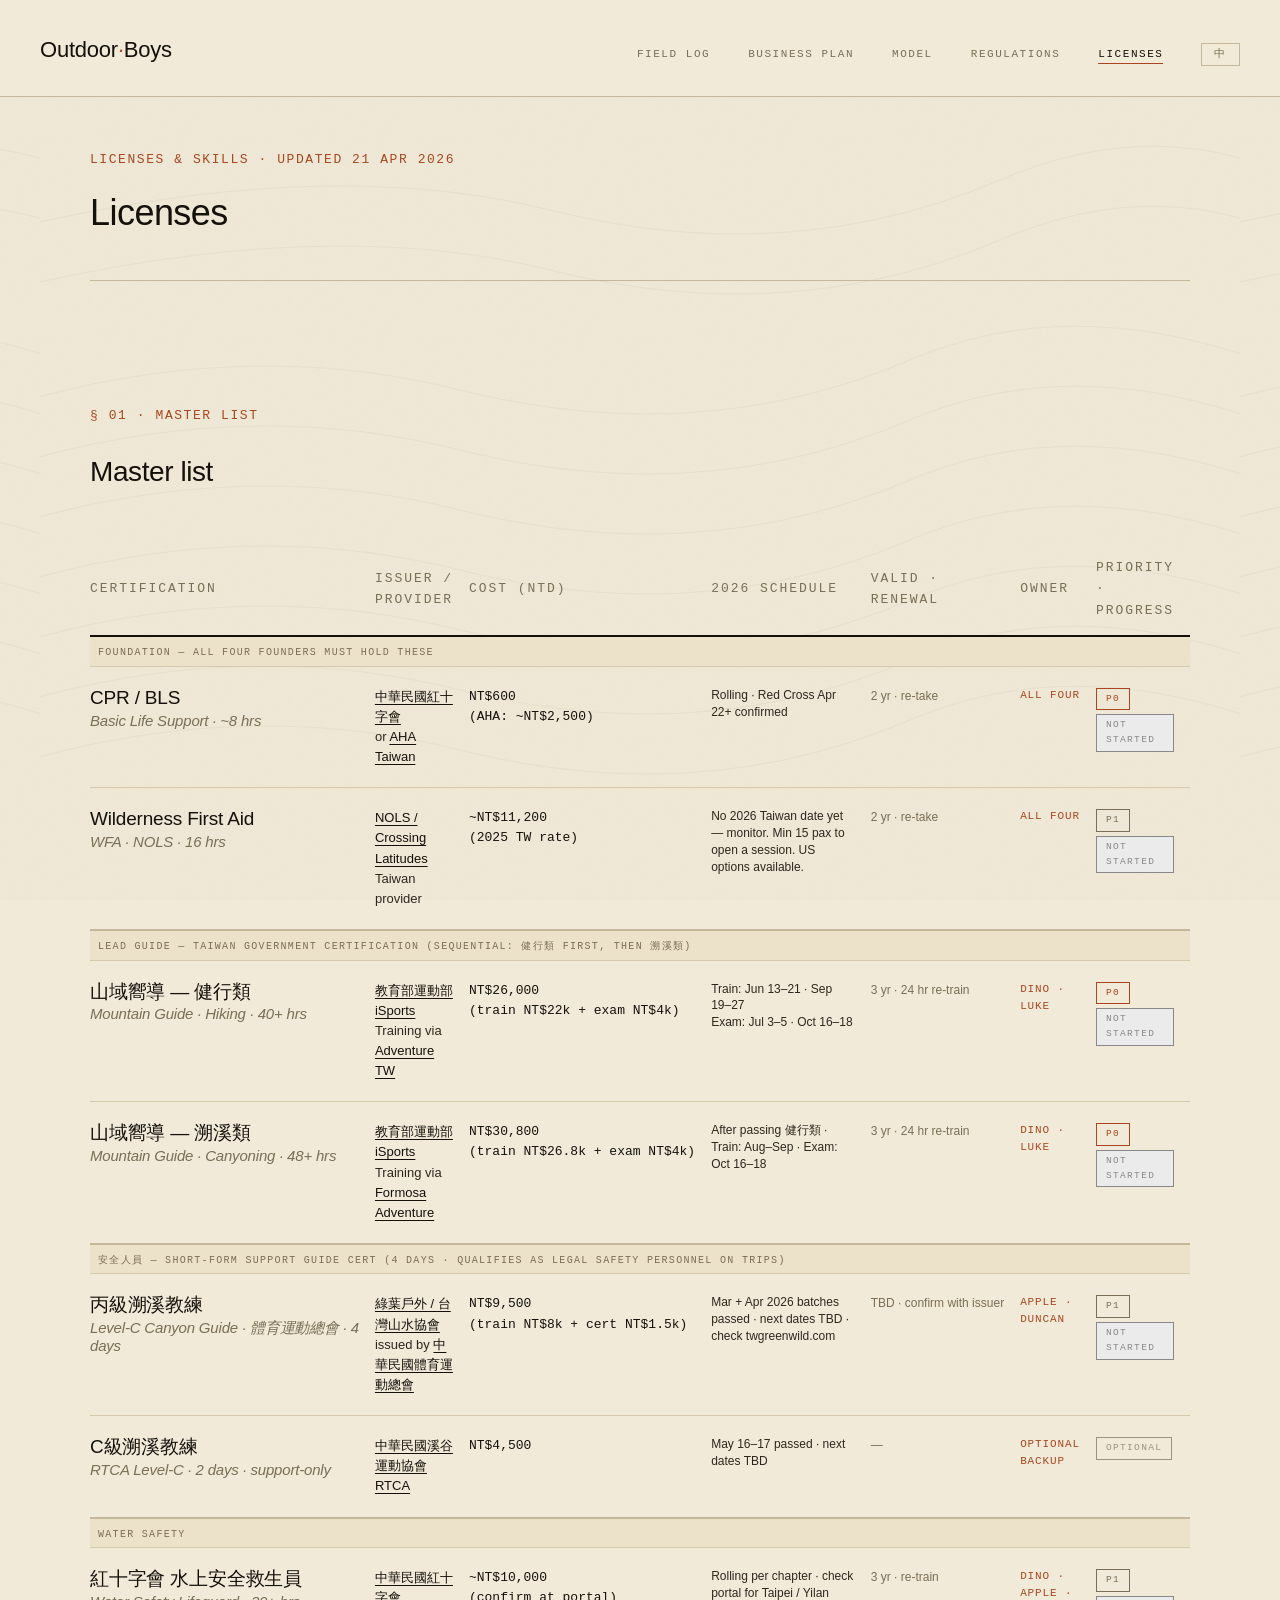
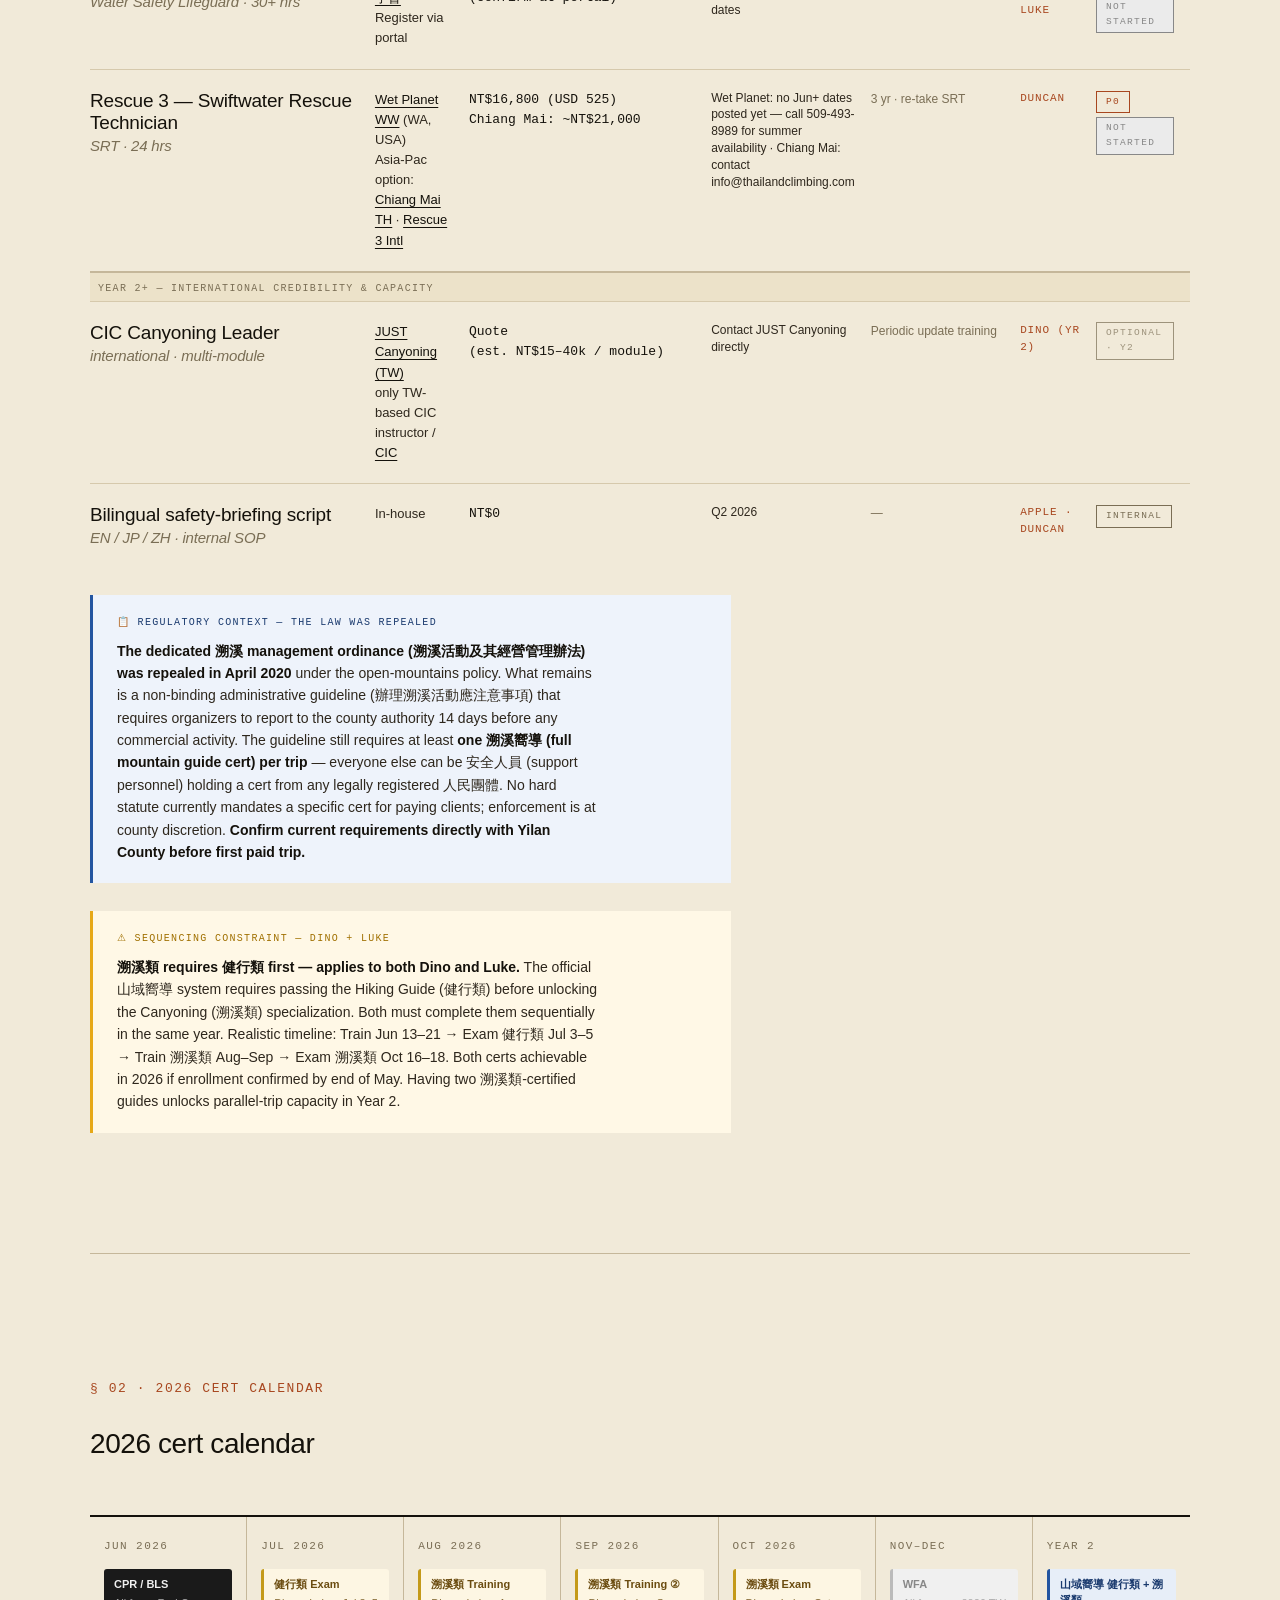
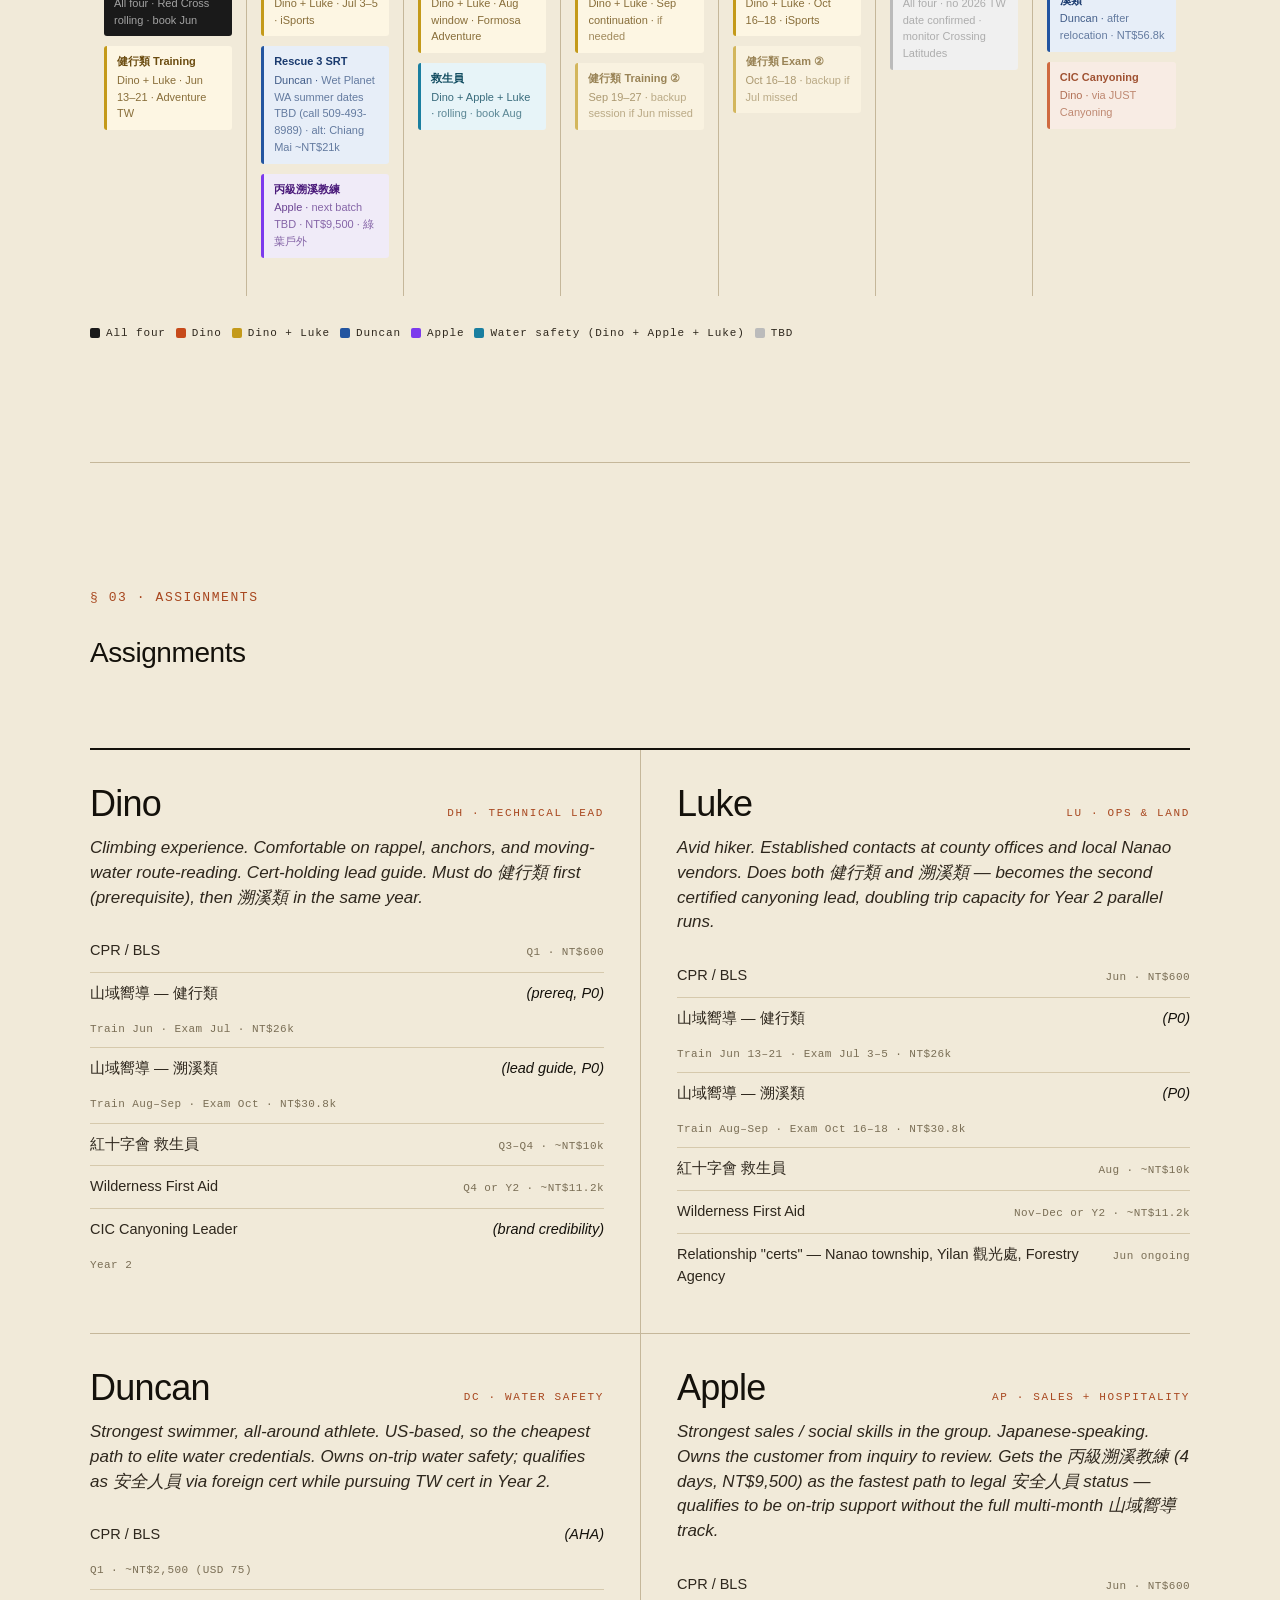
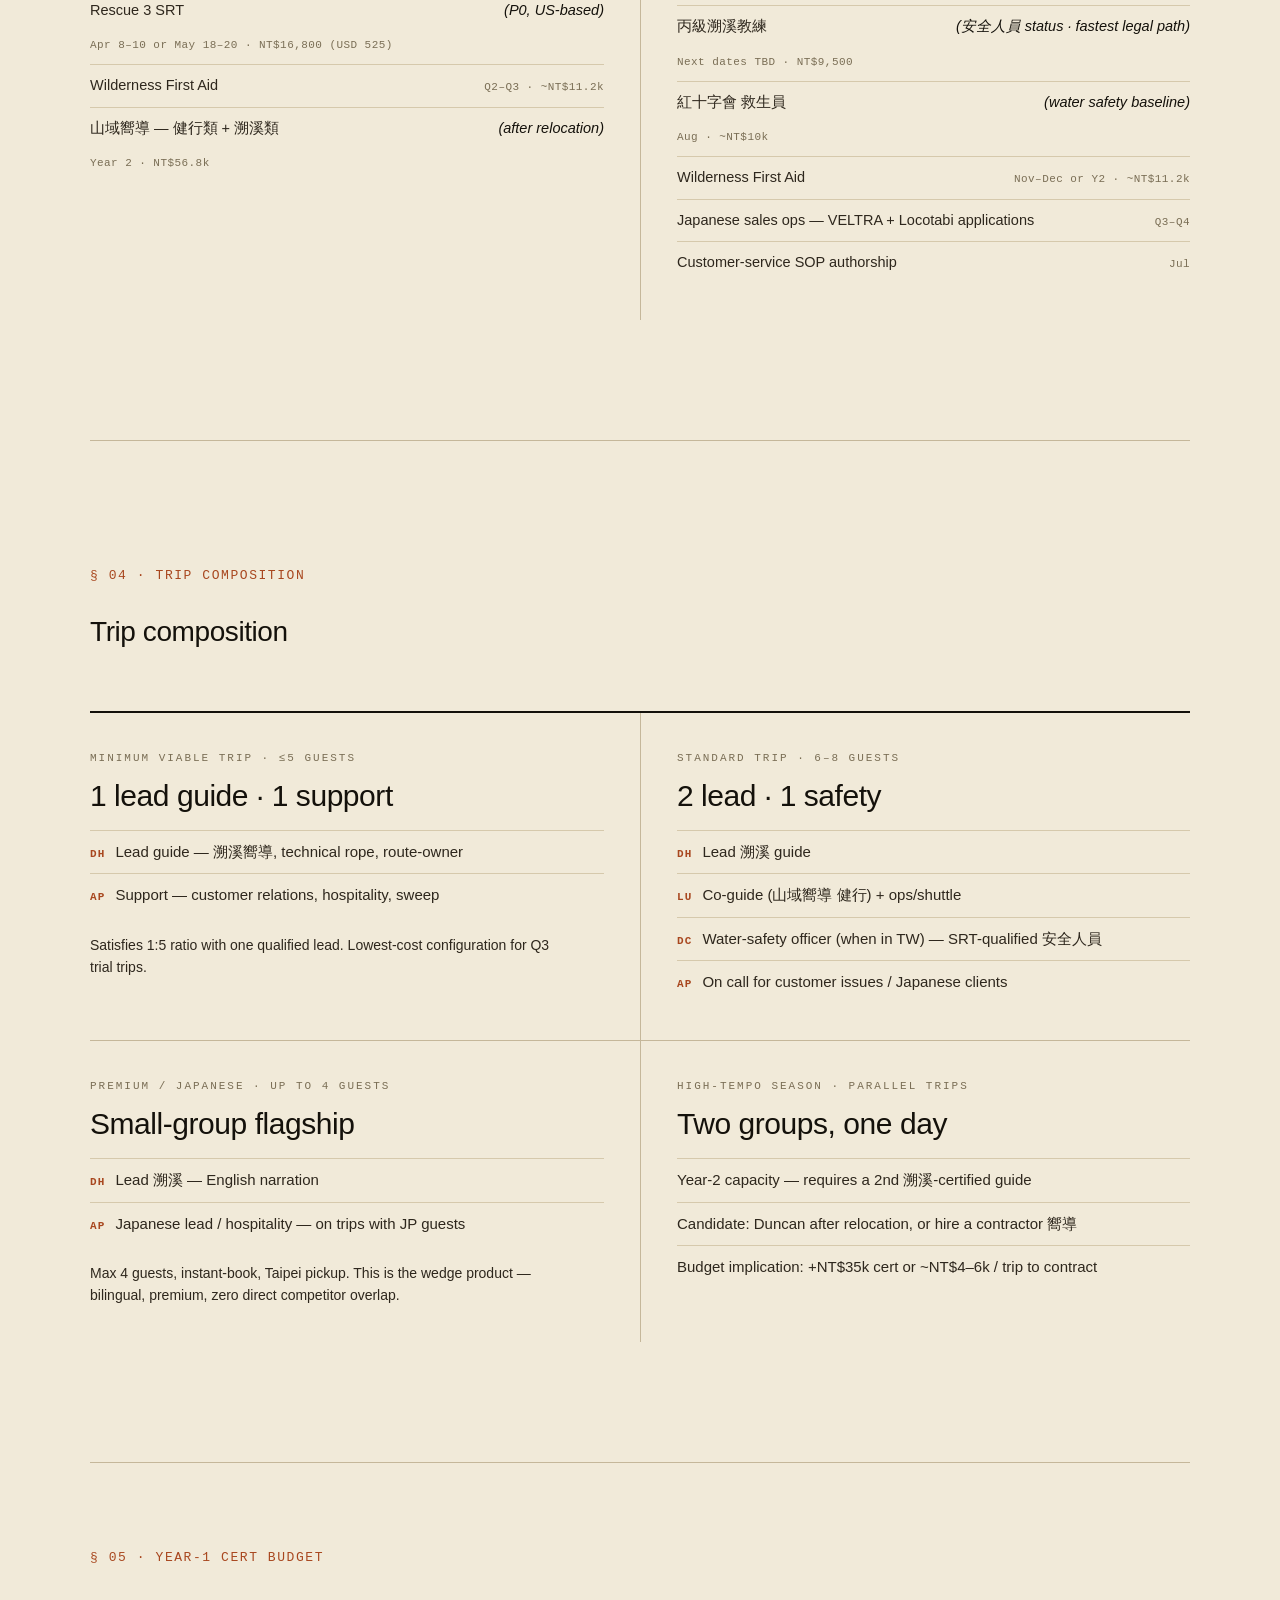
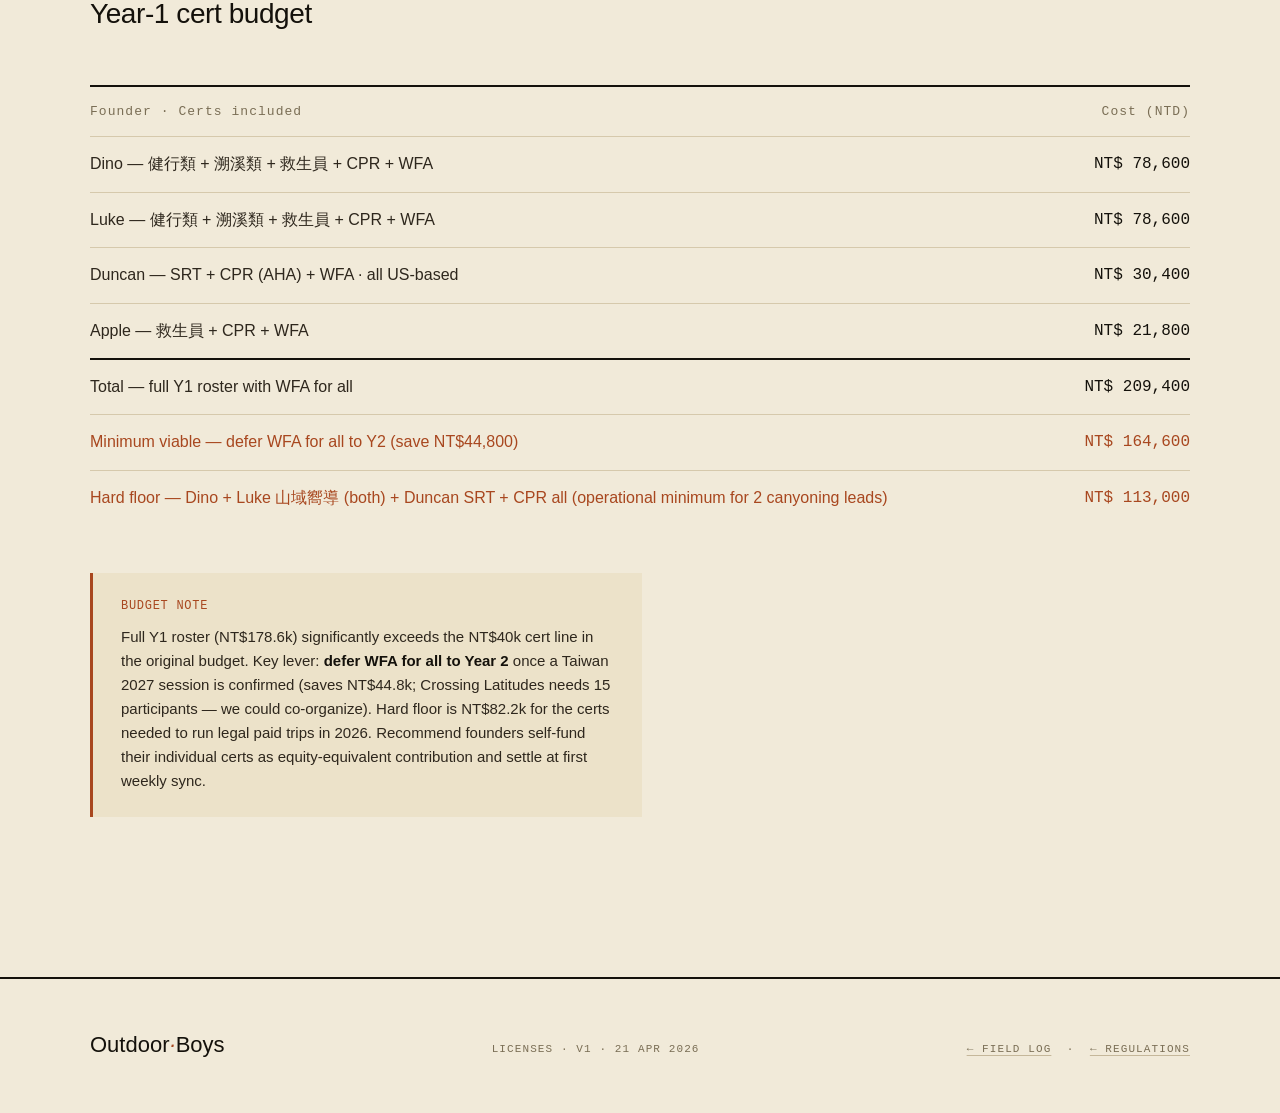
<file: web/dashboard/certs.html>
<!doctype html>
<html lang="en">
<head>
  <meta charset="utf-8" />
  <meta name="viewport" content="width=device-width, initial-scale=1" />
  <title>Licenses — Outdoor Boys</title>
  <meta name="description" content="Certifications we need, and how we divide them up based on each founder's strengths." />
  <script src="i18n.js?v=3"></script>
  <link rel="stylesheet" href="styles.css?v=5">
  <style>
    .cert-table th, .cert-table td { font-size: 13px; }
    .cert-table .sched { font-size: 12px; color: var(--ink-body); line-height: 1.4; }
    .cert-table .renew { font-size: 12px; color: var(--mute); white-space: nowrap; }
    .cert-table a { color: var(--ink); text-decoration: underline; text-underline-offset: 3px; }
    .cert-table a:hover { color: var(--clay); }
    tr.group-head td {
      background: var(--paper-warm, #f9f6f1);
      font-family: var(--mono);
      font-size: 10px;
      letter-spacing: 0.13em;
      text-transform: uppercase;
      color: var(--mute);
      padding: 8px 8px 5px;
      border-top: 2px solid var(--rule);
    }
    .badge.prog { background: #ebebeb; color: #888; margin-top: 4px; display: inline-block; }
    .badge.warn { background: #fff3cd; color: #856404; margin-top: 4px; display: inline-block; }
    .prereq-box {
      margin-top: 28px;
      padding: 20px 24px;
      background: #fff8e6;
      border-left: 3px solid #e6a817;
      max-width: 72ch;
    }
    .prereq-box .tag { font-family: var(--mono); font-size: 10px; letter-spacing: 0.13em; text-transform: uppercase; color: #a07000; margin-bottom: 8px; }

    /* ── Timeline ── */
    .tl-grid {
      display: grid;
      grid-template-columns: repeat(7, 1fr);
      gap: 0;
      margin-top: 48px;
      border-top: 2px solid var(--ink);
    }
    .tl-month {
      padding: 20px 14px 28px;
      border-right: 1px solid var(--rule);
      min-height: 180px;
    }
    .tl-month:last-child { border-right: none; }
    .tl-mlabel {
      font-family: var(--mono);
      font-size: 11px;
      letter-spacing: 0.13em;
      text-transform: uppercase;
      color: var(--mute);
      margin-bottom: 14px;
    }
    .tl-ev {
      margin-bottom: 10px;
      padding: 8px 10px;
      border-radius: 3px;
      font-size: 12px;
      line-height: 1.4;
    }
    .tl-ev strong { display: block; font-size: 11px; font-weight: 600; margin-bottom: 2px; }
    .tl-ev span { font-size: 11px; opacity: 0.8; }
    .tl-all   { background: #1a1a1a; color: #f0f0f0; }
    .tl-dino  { background: #fbede7; color: #8c2c08; border-left: 3px solid #c74a1a; }
    .tl-luke  { background: #e8f4ee; color: #1a5c36; border-left: 3px solid #2d7a4f; }
    .tl-duncan{ background: #e7eef8; color: #1a3a6e; border-left: 3px solid #2355a0; }
    .tl-apple { background: #f0ebf8; color: #4a1a7a; border-left: 3px solid #7c3aed; }
    .tl-dino-luke { background: #fdf6e3; color: #6b4c10; border-left: 3px solid #c49a1a; }
    .tl-water { background: #e7f4f8; color: #0e4a5e; border-left: 3px solid #1a7fa0; }
    .tl-tbd   { background: #f0f0f0; color: #888; border-left: 3px solid #bbb; }

    .tl-legend {
      display: flex;
      flex-wrap: wrap;
      gap: 10px;
      margin-top: 28px;
    }
    .tl-leg-item {
      display: flex;
      align-items: center;
      gap: 6px;
      font-family: var(--mono);
      font-size: 11px;
      letter-spacing: 0.08em;
    }
    .tl-leg-dot {
      width: 10px; height: 10px; border-radius: 2px; flex-shrink: 0;
    }
  </style>
</head>
<body>

  <nav class="top">
    <a href="index.html" class="brand">Outdoor<em>·</em>Boys</a>
    <ul>
      <li><a class="link" href="index.html"><span class="en">Field Log</span><span class="zh">儀表板</span></a></li>
      <li><a class="link" href="business-plan.html"><span class="en">Business Plan</span><span class="zh">商業計畫</span></a></li>
      <li><a class="link" href="business-model.html"><span class="en">Model</span><span class="zh">模型</span></a></li>
      <li><a class="link" href="regulatory.html"><span class="en">Regulations</span><span class="zh">法規</span></a></li>
      <li><a class="link active" href="certs.html"><span class="en">Licenses</span><span class="zh">證照</span></a></li>
      <li><button class="lang-toggle" onclick="toggleLang()"><span class="en">中</span><span class="zh">EN</span></button></li>
    </ul>
  </nav>

  <main class="wrap">

    <section class="hero" style="padding: 48px 0 48px;">
      <div class="mono sectnum"><span class="en">Licenses &amp; skills · updated 21 Apr 2026</span><span class="zh">證照與技能 · 更新於 2026 年 4 月 21 日</span></div>
      <h1 style="font-family: var(--serif); font-size: 36px; font-weight: 500; letter-spacing: -0.015em; color: var(--ink); line-height: 1.1;"><span class="en">Licenses</span><span class="zh">證照</span></h1>
    </section>

    <hr class="rule">

    <!-- ========== MASTER CERT TABLE ========== -->
    <section>
      <div class="sectnum"><span class="en">§ 01 · Master list</span><span class="zh">§ 01 · 總表</span></div>
      <h2 style="font-family: var(--serif); font-size: 28px; font-weight: 500; letter-spacing: -0.015em; color: var(--ink);"><span class="en">Master list</span><span class="zh">總表</span></h2>

      <table class="cert-table">
        <thead>
          <tr>
            <th><span class="en">Certification</span><span class="zh">證照</span></th>
            <th><span class="en">Issuer / Provider</span><span class="zh">發證 / 培訓單位</span></th>
            <th><span class="en">Cost (NTD)</span><span class="zh">費用</span></th>
            <th><span class="en">2026 Schedule</span><span class="zh">2026 梯次</span></th>
            <th><span class="en">Valid · Renewal</span><span class="zh">有效期 · 換證</span></th>
            <th><span class="en">Owner</span><span class="zh">負責人</span></th>
            <th><span class="en">Priority · Progress</span><span class="zh">優先 · 進度</span></th>
          </tr>
        </thead>
        <tbody>

          <tr class="group-head"><td colspan="7"><span class="en">Foundation — all four founders must hold these</span><span class="zh">基礎 — 四位創辦人皆須持有</span></td></tr>

          <tr>
            <td class="certname">CPR / BLS<span class="gloss"><span class="en">Basic Life Support · ~8 hrs</span><span class="zh">基本生命支持 · 約 8 小時</span></span></td>
            <td><a href="https://www.redcross-class.org.tw/ClassInfo" target="_blank" rel="noopener">中華民國紅十字會</a><br><span class="gloss"><span class="en">or</span><span class="zh">或</span> <a href="https://atlas.heart.org/zhtw/" target="_blank" rel="noopener">AHA Taiwan</a></span></td>
            <td class="num">NT$600<br><span class="gloss">(AHA: ~NT$2,500)</span></td>
            <td class="sched"><span class="en">Rolling · Red Cross Apr 22+ confirmed</span><span class="zh">常態開班 · 紅十字 4/22 起有梯次</span></td>
            <td class="renew"><span class="en">2 yr · re-take</span><span class="zh">2 年 · 重考</span></td>
            <td class="who"><span class="en">All four</span><span class="zh">四人皆須</span></td>
            <td class="status"><span class="badge req">P0</span><br><span class="badge prog"><span class="en">Not started</span><span class="zh">未開始</span></span></td>
          </tr>

          <tr>
            <td class="certname"><span class="en">Wilderness First Aid</span><span class="zh">野外急救</span><span class="gloss">WFA · NOLS · 16 hrs</span></td>
            <td><a href="https://www.crossinglatitudes.com/nols-courses" target="_blank" rel="noopener">NOLS / Crossing Latitudes</a><br><span class="gloss"><span class="en">Taiwan provider</span><span class="zh">台灣承辦</span></span></td>
            <td class="num">~NT$11,200<br><span class="gloss">(2025 TW rate)</span></td>
            <td class="sched"><span class="en">No 2026 Taiwan date yet — monitor. Min 15 pax to open a session. US options available.</span><span class="zh">2026 台灣梯次未定 — 持續追蹤。需 15 人以上才開班。可赴美上課。</span></td>
            <td class="renew"><span class="en">2 yr · re-take</span><span class="zh">2 年 · 重考</span></td>
            <td class="who"><span class="en">All four</span><span class="zh">四人皆須</span></td>
            <td class="status"><span class="badge rec">P1</span><br><span class="badge prog"><span class="en">Not started</span><span class="zh">未開始</span></span></td>
          </tr>

          <tr class="group-head"><td colspan="7"><span class="en">Lead guide — Taiwan government certification (sequential: 健行類 first, then 溯溪類)</span><span class="zh">主嚮 — 政府核發證照（須依序:先健行類,再溯溪類）</span></td></tr>

          <tr>
            <td class="certname">山域嚮導 — 健行類<span class="gloss">Mountain Guide · Hiking · 40+ hrs</span></td>
            <td><a href="https://isports.sa.gov.tw/apps/MTG/index.aspx" target="_blank" rel="noopener">教育部運動部 iSports</a><br><span class="gloss"><span class="en">Training via</span><span class="zh">培訓:</span> <a href="https://www.adventuretaiwan.com/mountain-guide-program/" target="_blank" rel="noopener">Adventure TW</a></span></td>
            <td class="num">NT$26,000<br><span class="gloss">(train NT$22k + exam NT$4k)</span></td>
            <td class="sched"><span class="en">Train: Jun 13–21 · Sep 19–27<br>Exam: Jul 3–5 · Oct 16–18</span><span class="zh">培訓: 6/13–21 · 9/19–27<br>考試: 7/3–5 · 10/16–18</span></td>
            <td class="renew"><span class="en">3 yr · 24 hr re-train</span><span class="zh">3 年 · 複訓 24 小時</span></td>
            <td class="who">Dino · Luke</td>
            <td class="status"><span class="badge req">P0</span><br><span class="badge prog"><span class="en">Not started</span><span class="zh">未開始</span></span></td>
          </tr>

          <tr>
            <td class="certname">山域嚮導 — 溯溪類<span class="gloss">Mountain Guide · Canyoning · 48+ hrs</span></td>
            <td><a href="https://isports.sa.gov.tw/apps/MTG/index.aspx" target="_blank" rel="noopener">教育部運動部 iSports</a><br><span class="gloss"><span class="en">Training via</span><span class="zh">培訓:</span> <a href="https://www.formosa-adventure.com/product_description.php?PNo=110" target="_blank" rel="noopener">Formosa Adventure</a></span></td>
            <td class="num">NT$30,800<br><span class="gloss">(train NT$26.8k + exam NT$4k)</span></td>
            <td class="sched"><span class="en">After passing 健行類 · Train: Aug–Sep · Exam: Oct 16–18</span><span class="zh">健行類合格後 · 培訓: 8–9 月 · 考試: 10/16–18</span></td>
            <td class="renew"><span class="en">3 yr · 24 hr re-train</span><span class="zh">3 年 · 複訓 24 小時</span></td>
            <td class="who">Dino · Luke</td>
            <td class="status"><span class="badge req">P0</span><br><span class="badge prog"><span class="en">Not started</span><span class="zh">未開始</span></span></td>
          </tr>

          <tr class="group-head"><td colspan="7"><span class="en">安全人員 — short-form support guide cert (4 days · qualifies as legal safety personnel on trips)</span><span class="zh">安全人員 — 短期支援嚮導證照（4 天・符合出團安全人員法規資格）</span></td></tr>

          <tr>
            <td class="certname">丙級溯溪教練<span class="gloss"><span class="en">Level-C Canyon Guide · 體育運動總會 · 4 days</span><span class="zh">丙級溯溪教練 · 4 天</span></span></td>
            <td><a href="https://www.twgreenwild.com/activity/29" target="_blank" rel="noopener">綠葉戶外 / 台灣山水協會</a><br><span class="gloss"><span class="en">issued by</span><span class="zh">發證:</span> <a href="https://www.rocsa.org.tw/" target="_blank" rel="noopener">中華民國體育運動總會</a></span></td>
            <td class="num">NT$9,500<br><span class="gloss">(train NT$8k + cert NT$1.5k)</span></td>
            <td class="sched"><span class="en">Mar + Apr 2026 batches passed · next dates TBD · check twgreenwild.com</span><span class="zh">3、4 月梯次已過 · 下梯待確認 · 見綠葉戶外</span></td>
            <td class="renew"><span class="en">TBD · confirm with issuer</span><span class="zh">待確認</span></td>
            <td class="who">Apple · Duncan</td>
            <td class="status"><span class="badge rec">P1</span><br><span class="badge prog"><span class="en">Not started</span><span class="zh">未開始</span></span></td>
          </tr>

          <tr>
            <td class="certname">C級溯溪教練<span class="gloss"><span class="en">RTCA Level-C · 2 days · support-only</span><span class="zh">RTCA C 級 · 2 天 · 協助角色</span></span></td>
            <td><a href="https://rtca.org.tw/" target="_blank" rel="noopener">中華民國溪谷運動協會 RTCA</a></td>
            <td class="num">NT$4,500</td>
            <td class="sched"><span class="en">May 16–17 passed · next dates TBD</span><span class="zh">5/16–17 已過 · 下梯待確認</span></td>
            <td class="renew">—</td>
            <td class="who"><span class="en">Optional backup</span><span class="zh">選配備用</span></td>
            <td class="status"><span class="badge opt"><span class="en">Optional</span><span class="zh">選配</span></span></td>
          </tr>

          <tr class="group-head"><td colspan="7"><span class="en">Water safety</span><span class="zh">水上安全</span></td></tr>

          <tr>
            <td class="certname">紅十字會 水上安全救生員<span class="gloss">Water Safety Lifeguard · 30+ hrs</span></td>
            <td><a href="https://www.redcross-class.org.tw/ClassInfo" target="_blank" rel="noopener">中華民國紅十字會</a><br><span class="gloss"><span class="en">Register via portal</span><span class="zh">線上報名</span></span></td>
            <td class="num">~NT$10,000<br><span class="gloss">(confirm at portal)</span></td>
            <td class="sched"><span class="en">Rolling per chapter · check portal for Taipei / Yilan dates</span><span class="zh">各縣市分會排班 · 見台北 / 宜蘭梯次</span></td>
            <td class="renew"><span class="en">3 yr · re-train</span><span class="zh">3 年 · 複訓</span></td>
            <td class="who">Dino · Apple · Luke</td>
            <td class="status"><span class="badge rec">P1</span><br><span class="badge prog"><span class="en">Not started</span><span class="zh">未開始</span></span></td>
          </tr>

          <tr>
            <td class="certname"><span class="en">Rescue 3 — Swiftwater Rescue Technician</span><span class="zh">Rescue 3 — 急流救援技術員</span><span class="gloss">SRT · 24 hrs</span></td>
            <td><a href="https://wetplanetwhitewater.com/professional-training/river-rescue-rescue-3-srt-and-wrt-cert/" target="_blank" rel="noopener">Wet Planet WW</a> (WA, USA)<br><span class="gloss"><span class="en">Asia-Pac option:</span> <a href="https://www.thailandclimbing.com/courses/swiftwater-rescue-technician-srt1" target="_blank" rel="noopener">Chiang Mai TH</a> · <a href="https://www.rescue3.com/courses/swiftwater-and-flood-rescue-technician-srt/" target="_blank" rel="noopener">Rescue 3 Intl</a></span></td>
            <td class="num">NT$16,800 (USD 525)<br><span class="gloss">Chiang Mai: ~NT$21,000</span></td>
            <td class="sched"><span class="en">Wet Planet: no Jun+ dates posted yet — call 509-493-8989 for summer availability · Chiang Mai: contact info@thailandclimbing.com</span><span class="zh">Wet Planet: 6 月以後梯次未公布 — 致電詢問 · 清邁: 聯繫泰國業者</span></td>
            <td class="renew"><span class="en">3 yr · re-take SRT</span><span class="zh">3 年 · 重考 SRT</span></td>
            <td class="who">Duncan</td>
            <td class="status"><span class="badge req">P0</span><br><span class="badge prog"><span class="en">Not started</span><span class="zh">未開始</span></span></td>
          </tr>

          <tr class="group-head"><td colspan="7"><span class="en">Year 2+ — international credibility &amp; capacity</span><span class="zh">第 2 年以後 — 國際公信力與產能</span></td></tr>

          <tr>
            <td class="certname"><span class="en">CIC Canyoning Leader</span><span class="zh">CIC 峽谷嚮導</span><span class="gloss"><span class="en">international · multi-module</span><span class="zh">國際認證 · 多模組</span></span></td>
            <td><a href="https://justcanyoning.org/canyoning-training-intro/" target="_blank" rel="noopener">JUST Canyoning (TW)</a><br><span class="gloss"><span class="en">only TW-based CIC instructor</span><span class="zh">目前台灣唯一 CIC 教練</span></span> / <a href="https://www.cic-canyoning.org/index-en.php.html" target="_blank" rel="noopener">CIC</a></td>
            <td class="num"><span class="en">Quote</span><span class="zh">詢價</span><br><span class="gloss">(est. NT$15–40k / module)</span></td>
            <td class="sched"><span class="en">Contact JUST Canyoning directly</span><span class="zh">直接聯繫 JUST 詢問</span></td>
            <td class="renew"><span class="en">Periodic update training</span><span class="zh">定期更新訓練</span></td>
            <td class="who"><span class="en">Dino (Yr 2)</span><span class="zh">Dino(第 2 年)</span></td>
            <td class="status"><span class="badge opt"><span class="en">Optional · Y2</span><span class="zh">選配 · 第 2 年</span></span></td>
          </tr>

          <tr>
            <td class="certname"><span class="en">Bilingual safety-briefing script</span><span class="zh">雙語安全須知腳本</span><span class="gloss">EN / JP / ZH · internal SOP</span></td>
            <td><span class="en">In-house</span><span class="zh">內部</span></td>
            <td class="num">NT$0</td>
            <td class="sched">Q2 2026</td>
            <td class="renew">—</td>
            <td class="who">Apple · Duncan</td>
            <td class="status"><span class="badge rec"><span class="en">Internal</span><span class="zh">內部</span></span></td>
          </tr>

        </tbody>
      </table>

      <div class="prereq-box" style="border-left-color: #2355a0; background: #eef3fb; margin-bottom: 16px;">
        <div class="tag" style="color: #1a3a6e;">📋 <span class="en">Regulatory context — the law was repealed</span><span class="zh">法規背景 — 原法規已廢止</span></div>
        <p style="font-size: 14px; line-height: 1.6; color: var(--ink-body);">
          <strong style="color: var(--ink);"><span class="en">The dedicated 溯溪 management ordinance (溯溪活動及其經營管理辦法) was repealed in April 2020</span><span class="zh">溯溪活動及其經營管理辦法於 2020 年 4 月廢止</span></strong>
          <span class="en"> under the open-mountains policy. What remains is a non-binding administrative guideline (辦理溯溪活動應注意事項) that requires organizers to report to the county authority 14 days before any commercial activity. The guideline still requires at least <strong style="color:var(--ink);">one 溯溪嚮導 (full mountain guide cert) per trip</strong> — everyone else can be 安全人員 (support personnel) holding a cert from any legally registered 人民團體. No hard statute currently mandates a specific cert for paying clients; enforcement is at county discretion. <strong style="color:var(--ink);">Confirm current requirements directly with Yilan County before first paid trip.</strong></span>
          <span class="zh">於開放山林政策下廢止。現行規範為非強制性行政指導原則,要求主辦單位於商業活動前 14 天向縣市主管機關申報。原則仍要求每趟出團至少有<strong style="color:var(--ink);">一名溯溪嚮導（完整山域嚮導證照）</strong>,其餘人員可擔任安全人員,持有任何合法立案人民團體核發之證書即可。目前無明確法規強制規定特定證照,執法由各縣市自行裁量。<strong style="color:var(--ink);">首次付費出團前,請直接向宜蘭縣確認現行要求。</strong></span>
        </p>
      </div>

      <div class="prereq-box">
        <div class="tag">⚠ <span class="en">Sequencing constraint — Dino + Luke</span><span class="zh">順序限制 — Dino + Luke</span></div>
        <p style="font-size: 14px; line-height: 1.6; color: var(--ink-body);">
          <strong style="color: var(--ink);"><span class="en">溯溪類 requires 健行類 first — applies to both Dino and Luke.</span><span class="zh">溯溪類須先取得健行類 — Dino 與 Luke 皆適用。</span></strong>
          <span class="en">The official 山域嚮導 system requires passing the Hiking Guide (健行類) before unlocking the Canyoning (溯溪類) specialization. Both must complete them sequentially in the same year. Realistic timeline: Train Jun 13–21 → Exam 健行類 Jul 3–5 → Train 溯溪類 Aug–Sep → Exam 溯溪類 Oct 16–18. Both certs achievable in 2026 if enrollment confirmed by end of May. Having two 溯溪類-certified guides unlocks parallel-trip capacity in Year 2.</span>
          <span class="zh">官方 山域嚮導 系統須先通過健行類,才能解鎖溯溪類專項。兩人須在同年依序完成。可行時程:6/13–21 培訓 → 7/3–5 健行類考試 → 8–9 月溯溪類培訓 → 10/16–18 溯溪類考試。若 5 月底前確認報名,兩張均可於 2026 年取得。擁有兩位溯溪類持證嚮導可在第 2 年實現平行出團。</span>
        </p>
      </div>
    </section>

    <hr class="rule">

    <!-- ========== 2026 TIMELINE ========== -->
    <section>
      <div class="sectnum"><span class="en">§ 02 · 2026 cert calendar</span><span class="zh">§ 02 · 2026 證照時程</span></div>
      <h2 style="font-family: var(--serif); font-size: 28px; font-weight: 500; letter-spacing: -0.015em; color: var(--ink);"><span class="en">2026 cert calendar</span><span class="zh">2026 年證照行事曆</span></h2>

      <div class="tl-grid">

        <div class="tl-month">
          <div class="tl-mlabel">Jun 2026</div>
          <div class="tl-ev tl-all">
            <strong>CPR / BLS</strong>
            <span><span class="en">All four · Red Cross rolling · book Jun</span><span class="zh">四人 · 紅十字常態 · 6 月報名</span></span>
          </div>
          <div class="tl-ev tl-dino-luke">
            <strong>健行類 Training</strong>
            <span>Dino + Luke · Jun 13–21 · Adventure TW</span>
          </div>
        </div>

        <div class="tl-month">
          <div class="tl-mlabel">Jul 2026</div>
          <div class="tl-ev tl-dino-luke">
            <strong>健行類 Exam</strong>
            <span>Dino + Luke · Jul 3–5 · iSports</span>
          </div>
          <div class="tl-ev tl-duncan">
            <strong>Rescue 3 SRT</strong>
            <span>Duncan · <span class="en">Wet Planet WA summer dates TBD (call 509-493-8989) · alt: Chiang Mai ~NT$21k</span><span class="zh">Wet Planet 暑期梯次待確認 · 備選:清邁約 NT$21k</span></span>
          </div>
          <div class="tl-ev tl-apple">
            <strong>丙級溯溪教練</strong>
            <span>Apple · <span class="en">next batch TBD · NT$9,500 · 綠葉戶外</span><span class="zh">下梯待確認 · NT$9,500</span></span>
          </div>
        </div>

        <div class="tl-month">
          <div class="tl-mlabel">Aug 2026</div>
          <div class="tl-ev tl-dino-luke">
            <strong>溯溪類 Training</strong>
            <span>Dino + Luke · Aug window · Formosa Adventure</span>
          </div>
          <div class="tl-ev tl-water">
            <strong>救生員</strong>
            <span>Dino + Apple + Luke · <span class="en">rolling · book Aug</span><span class="zh">常態 · 8 月報名</span></span>
          </div>
        </div>

        <div class="tl-month">
          <div class="tl-mlabel">Sep 2026</div>
          <div class="tl-ev tl-dino-luke">
            <strong>溯溪類 Training ②</strong>
            <span>Dino + Luke · Sep continuation · <span class="en">if needed</span><span class="zh">視需要</span></span>
          </div>
          <div class="tl-ev tl-dino-luke" style="opacity:0.65;">
            <strong>健行類 Training ②</strong>
            <span>Sep 19–27 · <span class="en">backup session if Jun missed</span><span class="zh">備用梯次</span></span>
          </div>
        </div>

        <div class="tl-month">
          <div class="tl-mlabel">Oct 2026</div>
          <div class="tl-ev tl-dino-luke">
            <strong>溯溪類 Exam</strong>
            <span>Dino + Luke · Oct 16–18 · iSports</span>
          </div>
          <div class="tl-ev tl-dino-luke" style="opacity:0.65;">
            <strong>健行類 Exam ②</strong>
            <span>Oct 16–18 · <span class="en">backup if Jul missed</span><span class="zh">備用，若 7 月未考</span></span>
          </div>
        </div>

        <div class="tl-month">
          <div class="tl-mlabel">Nov–Dec</div>
          <div class="tl-ev tl-tbd">
            <strong>WFA</strong>
            <span><span class="en">All four · no 2026 TW date confirmed · monitor Crossing Latitudes</span><span class="zh">四人 · 2026 梯次未定 · 追蹤 Crossing Latitudes</span></span>
          </div>
        </div>

        <div class="tl-month">
          <div class="tl-mlabel">Year 2</div>
          <div class="tl-ev tl-duncan">
            <strong>山域嚮導 健行類 + 溯溪類</strong>
            <span>Duncan · <span class="en">after relocation · NT$56.8k</span><span class="zh">返台後 · NT$56.8k</span></span>
          </div>
          <div class="tl-ev tl-dino" style="opacity:0.8;">
            <strong>CIC Canyoning</strong>
            <span>Dino · <span class="en">via JUST Canyoning</span><span class="zh">透過 JUST</span></span>
          </div>
        </div>

      </div>

      <div class="tl-legend">
        <div class="tl-leg-item"><div class="tl-leg-dot" style="background:#1a1a1a;"></div><span class="en">All four</span><span class="zh">四人</span></div>
        <div class="tl-leg-item"><div class="tl-leg-dot" style="background:#c74a1a;"></div>Dino</div>
        <div class="tl-leg-item"><div class="tl-leg-dot" style="background:#c49a1a;"></div>Dino + Luke</div>
        <div class="tl-leg-item"><div class="tl-leg-dot" style="background:#2355a0;"></div>Duncan</div>
        <div class="tl-leg-item"><div class="tl-leg-dot" style="background:#7c3aed;"></div>Apple</div>
        <div class="tl-leg-item"><div class="tl-leg-dot" style="background:#1a7fa0;"></div><span class="en">Water safety (Dino + Apple + Luke)</span><span class="zh">水安(Dino + Apple + Luke)</span></div>
        <div class="tl-leg-item"><div class="tl-leg-dot" style="background:#bbb;"></div>TBD</div>
      </div>

    </section>

    <hr class="rule">

    <!-- ========== DIVISION OF LABOR ========== -->
    <section>
      <div class="sectnum"><span class="en">§ 03 · Assignments</span><span class="zh">§ 03 · 分工</span></div>
      <h2 style="font-family: var(--serif); font-size: 28px; font-weight: 500; letter-spacing: -0.015em; color: var(--ink);"><span class="en">Assignments</span><span class="zh">分工</span></h2>

      <div class="dol">

        <div class="dol-cell">
          <div class="header">
            <h3>Dino</h3>
            <span class="init"><span class="en">DH · Technical lead</span><span class="zh">DH · 技術主責</span></span>
          </div>
          <p class="why"><span class="en">Climbing experience. Comfortable on rappel, anchors, and moving-water route-reading. Cert-holding lead guide. Must do 健行類 first (prerequisite), then 溯溪類 in the same year.</span><span class="zh">具攀岩經驗,熟悉垂降、確保點設置與流水路線判讀。持證主嚮。須先取得健行類(前提條件),同年再考溯溪類。</span></p>
          <ul>
            <li>CPR / BLS <span class="cost">Q1 · NT$600</span></li>
            <li>山域嚮導 — 健行類 <em>(<span class="en">prereq, P0</span><span class="zh">前提條件,P0</span>)</em> <span class="cost"><span class="en">Train Jun · Exam Jul · NT$26k</span><span class="zh">6 月培訓 · 7 月考試 · NT$26k</span></span></li>
            <li>山域嚮導 — 溯溪類 <em>(<span class="en">lead guide, P0</span><span class="zh">主嚮,P0</span>)</em> <span class="cost"><span class="en">Train Aug–Sep · Exam Oct · NT$30.8k</span><span class="zh">8–9 月培訓 · 10 月考試 · NT$30.8k</span></span></li>
            <li>紅十字會 救生員 <span class="cost">Q3–Q4 · ~NT$10k</span></li>
            <li><span class="en">Wilderness First Aid</span><span class="zh">野外急救 WFA</span> <span class="cost">Q4 or Y2 · ~NT$11.2k</span></li>
            <li>CIC Canyoning Leader <em>(<span class="en">brand credibility</span><span class="zh">品牌公信力</span>)</em> <span class="cost"><span class="en">Year 2</span><span class="zh">第 2 年</span></span></li>
          </ul>
        </div>

        <div class="dol-cell">
          <div class="header">
            <h3>Luke</h3>
            <span class="init"><span class="en">LU · Ops &amp; land</span><span class="zh">LU · 運營與土地</span></span>
          </div>
          <p class="why"><span class="en">Avid hiker. Established contacts at county offices and local Nanao vendors. Does both 健行類 and 溯溪類 — becomes the second certified canyoning lead, doubling trip capacity for Year 2 parallel runs.</span><span class="zh">資深登山者,於縣府單位與南澳在地店家已有人脈。同時取得健行類與溯溪類,成為第二位持證溯溪嚮導,讓第 2 年得以同時出兩團。</span></p>
          <ul>
            <li>CPR / BLS <span class="cost">Jun · NT$600</span></li>
            <li>山域嚮導 — 健行類 <em>(P0)</em> <span class="cost"><span class="en">Train Jun 13–21 · Exam Jul 3–5 · NT$26k</span><span class="zh">6/13–21 培訓 · 7/3–5 考試 · NT$26k</span></span></li>
            <li>山域嚮導 — 溯溪類 <em>(P0)</em> <span class="cost"><span class="en">Train Aug–Sep · Exam Oct 16–18 · NT$30.8k</span><span class="zh">8–9 月培訓 · 10/16–18 考試 · NT$30.8k</span></span></li>
            <li>紅十字會 救生員 <span class="cost">Aug · ~NT$10k</span></li>
            <li><span class="en">Wilderness First Aid</span><span class="zh">野外急救 WFA</span> <span class="cost">Nov–Dec or Y2 · ~NT$11.2k</span></li>
            <li><span class="en">Relationship "certs" — Nanao township, Yilan 觀光處, Forestry Agency</span><span class="zh">關係「證照」 — 南澳鄉公所、宜蘭 觀光處、林業署</span> <span class="cost"><span class="en">Jun ongoing</span><span class="zh">6 月起持續</span></span></li>
          </ul>
        </div>

        <div class="dol-cell">
          <div class="header">
            <h3>Duncan</h3>
            <span class="init"><span class="en">DC · Water safety</span><span class="zh">DC · 水上安全</span></span>
          </div>
          <p class="why"><span class="en">Strongest swimmer, all-around athlete. US-based, so the cheapest path to elite water credentials. Owns on-trip water safety; qualifies as 安全人員 via foreign cert while pursuing TW cert in Year 2.</span><span class="zh">全隊最強泳者,全能運動員。現居美國,是取得國際水上證照最低成本的路徑。出團時負責水上安全;以國外證照擔任 安全人員,並於第 2 年取得台灣證照。</span></p>
          <ul>
            <li>CPR / BLS <em>(AHA)</em> <span class="cost">Q1 · ~NT$2,500 (USD 75)</span></li>
            <li>Rescue 3 SRT <em>(<span class="en">P0, US-based</span><span class="zh">P0,於美國</span>)</em> <span class="cost"><span class="en">Apr 8–10 or May 18–20 · NT$16,800 (USD 525)</span><span class="zh">4/8–10 或 5/18–20 · NT$16,800</span></span></li>
            <li><span class="en">Wilderness First Aid</span><span class="zh">野外急救 WFA</span> <span class="cost">Q2–Q3 · ~NT$11.2k</span></li>
            <li>山域嚮導 — 健行類 + 溯溪類 <em>(<span class="en">after relocation</span><span class="zh">搬回台灣後</span>)</em> <span class="cost"><span class="en">Year 2 · NT$56.8k</span><span class="zh">第 2 年 · NT$56.8k</span></span></li>
          </ul>
        </div>

        <div class="dol-cell">
          <div class="header">
            <h3>Apple</h3>
            <span class="init"><span class="en">AP · Sales + hospitality</span><span class="zh">AP · 銷售 + 接待</span></span>
          </div>
          <p class="why"><span class="en">Strongest sales / social skills in the group. Japanese-speaking. Owns the customer from inquiry to review. Gets the 丙級溯溪教練 (4 days, NT$9,500) as the fastest path to legal 安全人員 status — qualifies to be on-trip support without the full multi-month 山域嚮導 track.</span><span class="zh">全隊最強的銷售與社交力,通曉日文。主責客戶從詢問到評價全流程。以丙級溯溪教練（4 天，NT$9,500）最快取得合法安全人員資格,無需走完整月的山域嚮導流程。</span></p>
          <ul>
            <li>CPR / BLS <span class="cost">Jun · NT$600</span></li>
            <li>丙級溯溪教練 <em>(<span class="en">安全人員 status · fastest legal path</span><span class="zh">安全人員資格 · 最快合法路徑</span>)</em> <span class="cost"><span class="en">Next dates TBD · NT$9,500</span><span class="zh">下梯待確認 · NT$9,500</span></span></li>
            <li>紅十字會 救生員 <em>(<span class="en">water safety baseline</span><span class="zh">水上安全基本</span>)</em> <span class="cost">Aug · ~NT$10k</span></li>
            <li><span class="en">Wilderness First Aid</span><span class="zh">野外急救 WFA</span> <span class="cost">Nov–Dec or Y2 · ~NT$11.2k</span></li>
            <li><span class="en">Japanese sales ops — VELTRA + Locotabi applications</span><span class="zh">日本銷售通路 — VELTRA + Locotabi 申請</span> <span class="cost">Q3–Q4</span></li>
            <li><span class="en">Customer-service SOP authorship</span><span class="zh">客服 SOP 撰寫</span> <span class="cost">Jul</span></li>
          </ul>
        </div>

      </div>
    </section>

    <hr class="rule">

    <!-- ========== COMPOSITION ON ANY GIVEN TRIP ========== -->
    <section>
      <div class="sectnum"><span class="en">§ 04 · Trip composition</span><span class="zh">§ 04 · 出團編制</span></div>
      <h2 style="font-family: var(--serif); font-size: 28px; font-weight: 500; letter-spacing: -0.015em; color: var(--ink);"><span class="en">Trip composition</span><span class="zh">出團編制</span></h2>

      <div style="margin-top: 56px; display: grid; grid-template-columns: 1fr 1fr; gap: 0; border-top: 2px solid var(--ink);">

        <div style="padding: 36px 36px 36px 0; border-bottom: 1px solid var(--rule);">
          <div class="kicker" style="margin-bottom: 12px;"><span class="en">Minimum viable trip · ≤5 guests</span><span class="zh">最小可行團 · ≤5 位客人</span></div>
          <h3 style="font-size: 30px; font-weight: 500; letter-spacing: -0.015em; line-height: 1.1; margin-bottom: 18px;"><span class="en">1 lead guide · 1 support</span><span class="zh">1 主嚮 · 1 支援</span></h3>
          <ul style="list-style: none;">
            <li style="padding: 10px 0; border-top: 1px solid var(--rule-fine); font-size: 15px; line-height: 1.5;"><strong style="font-family: var(--mono); font-size: 11px; color: var(--clay); letter-spacing: 0.1em; margin-right: 10px;">DH</strong><span class="en">Lead guide — 溯溪嚮導, technical rope, route-owner</span><span class="zh">主嚮 — 溯溪嚮導、技術繩索、路線負責</span></li>
            <li style="padding: 10px 0; border-top: 1px solid var(--rule-fine); font-size: 15px; line-height: 1.5;"><strong style="font-family: var(--mono); font-size: 11px; color: var(--clay); letter-spacing: 0.1em; margin-right: 10px;">AP</strong><span class="en">Support — customer relations, hospitality, sweep</span><span class="zh">支援 — 客戶關係、接待、押隊</span></li>
          </ul>
          <p style="margin-top: 18px; font-size: 14px; line-height: 1.55; color: var(--ink-body);"><span class="en">Satisfies 1:5 ratio with one qualified lead. Lowest-cost configuration for Q3 trial trips.</span><span class="zh">以單一合格主嚮符合 1:5 比。Q3 試行團最低成本編制。</span></p>
        </div>

        <div style="padding: 36px 0 36px 36px; border-bottom: 1px solid var(--rule); border-left: 1px solid var(--rule);">
          <div class="kicker" style="margin-bottom: 12px;"><span class="en">Standard trip · 6–8 guests</span><span class="zh">標準團 · 6–8 位客人</span></div>
          <h3 style="font-size: 30px; font-weight: 500; letter-spacing: -0.015em; line-height: 1.1; margin-bottom: 18px;"><span class="en">2 lead · 1 safety</span><span class="zh">2 主嚮 · 1 安全</span></h3>
          <ul style="list-style: none;">
            <li style="padding: 10px 0; border-top: 1px solid var(--rule-fine); font-size: 15px; line-height: 1.5;"><strong style="font-family: var(--mono); font-size: 11px; color: var(--clay); letter-spacing: 0.1em; margin-right: 10px;">DH</strong><span class="en">Lead 溯溪 guide</span><span class="zh">溯溪 主嚮</span></li>
            <li style="padding: 10px 0; border-top: 1px solid var(--rule-fine); font-size: 15px; line-height: 1.5;"><strong style="font-family: var(--mono); font-size: 11px; color: var(--clay); letter-spacing: 0.1em; margin-right: 10px;">LU</strong><span class="en">Co-guide (山域嚮導 健行) + ops/shuttle</span><span class="zh">副嚮(山域嚮導 健行)+ 運營 / 接駁</span></li>
            <li style="padding: 10px 0; border-top: 1px solid var(--rule-fine); font-size: 15px; line-height: 1.5;"><strong style="font-family: var(--mono); font-size: 11px; color: var(--clay); letter-spacing: 0.1em; margin-right: 10px;">DC</strong><span class="en">Water-safety officer (when in TW) — SRT-qualified 安全人員</span><span class="zh">水上安全官(在台期間)— 具 SRT 資格之 安全人員</span></li>
            <li style="padding: 10px 0; border-top: 1px solid var(--rule-fine); font-size: 15px; line-height: 1.5;"><strong style="font-family: var(--mono); font-size: 11px; color: var(--clay); letter-spacing: 0.1em; margin-right: 10px;">AP</strong><span class="en">On call for customer issues / Japanese clients</span><span class="zh">待命處理客戶問題 / 日籍客人</span></li>
          </ul>
        </div>

        <div style="padding: 36px 36px 36px 0;">
          <div class="kicker" style="margin-bottom: 12px;"><span class="en">Premium / Japanese · up to 4 guests</span><span class="zh">高端 / 日本團 · 上限 4 人</span></div>
          <h3 style="font-size: 30px; font-weight: 500; letter-spacing: -0.015em; line-height: 1.1; margin-bottom: 18px;"><span class="en">Small-group flagship</span><span class="zh">小團旗艦</span></h3>
          <ul style="list-style: none;">
            <li style="padding: 10px 0; border-top: 1px solid var(--rule-fine); font-size: 15px; line-height: 1.5;"><strong style="font-family: var(--mono); font-size: 11px; color: var(--clay); letter-spacing: 0.1em; margin-right: 10px;">DH</strong><span class="en">Lead 溯溪 — English narration</span><span class="zh">溯溪 主嚮 — 英文解說</span></li>
            <li style="padding: 10px 0; border-top: 1px solid var(--rule-fine); font-size: 15px; line-height: 1.5;"><strong style="font-family: var(--mono); font-size: 11px; color: var(--clay); letter-spacing: 0.1em; margin-right: 10px;">AP</strong><span class="en">Japanese lead / hospitality — on trips with JP guests</span><span class="zh">日文主要負責 / 接待 — 有日籍客人時</span></li>
          </ul>
          <p style="margin-top: 18px; font-size: 14px; line-height: 1.55; color: var(--ink-body);"><span class="en">Max 4 guests, instant-book, Taipei pickup. This is the wedge product — bilingual, premium, zero direct competitor overlap.</span><span class="zh">上限 4 人、即時訂購、台北接送。這是切入市場的楔子產品 — 雙語、高端,目前無直接競爭。</span></p>
        </div>

        <div style="padding: 36px 0 36px 36px; border-left: 1px solid var(--rule);">
          <div class="kicker" style="margin-bottom: 12px;"><span class="en">High-tempo season · parallel trips</span><span class="zh">旺季 · 平行出團</span></div>
          <h3 style="font-size: 30px; font-weight: 500; letter-spacing: -0.015em; line-height: 1.1; margin-bottom: 18px;"><span class="en">Two groups, one day</span><span class="zh">同日兩團</span></h3>
          <ul style="list-style: none;">
            <li style="padding: 10px 0; border-top: 1px solid var(--rule-fine); font-size: 15px; line-height: 1.5;"><span class="en">Year-2 capacity — requires a 2nd 溯溪-certified guide</span><span class="zh">第 2 年產能 — 需第二位 溯溪 持證嚮導</span></li>
            <li style="padding: 10px 0; border-top: 1px solid var(--rule-fine); font-size: 15px; line-height: 1.5;"><span class="en">Candidate: Duncan after relocation, or hire a contractor 嚮導</span><span class="zh">人選:Duncan 回台後,或外聘 嚮導</span></li>
            <li style="padding: 10px 0; border-top: 1px solid var(--rule-fine); font-size: 15px; line-height: 1.5;"><span class="en">Budget implication: +NT$35k cert or ~NT$4–6k / trip to contract</span><span class="zh">預算影響:自訓 +NT$35k 證照費,或外聘每團約 NT$4–6k</span></li>
          </ul>
        </div>

      </div>
    </section>

    <hr class="rule">

    <!-- ========== TOTAL CERT BUDGET ========== -->
    <section class="tight">
      <div class="sectnum"><span class="en">§ 05 · Year-1 cert budget</span><span class="zh">§ 05 · 第一年證照預算</span></div>
      <h2 style="font-family: var(--serif); font-size: 28px; font-weight: 500; letter-spacing: -0.015em; color: var(--ink);"><span class="en">Year-1 cert budget</span><span class="zh">第一年證照預算</span></h2>

      <table class="ledger" style="margin-top: 48px; width: 100%; border-collapse: collapse;">
        <tr style="border-top: 2px solid var(--ink);">
          <td style="padding: 14px 0; font-size: 13px; color: var(--mute); font-family: var(--mono); letter-spacing: 0.08em;"><span class="en">Founder · Certs included</span><span class="zh">創辦人 · 包含證照</span></td>
          <td style="text-align: right; font-size: 13px; color: var(--mute); font-family: var(--mono); padding: 14px 0; letter-spacing: 0.08em;"><span class="en">Cost (NTD)</span><span class="zh">費用</span></td>
        </tr>
        <tr style="border-top: 1px solid var(--rule-fine);">
          <td style="padding: 14px 0;"><span class="en">Dino — 健行類 + 溯溪類 + 救生員 + CPR + WFA</span><span class="zh">Dino — 健行類 + 溯溪類 + 救生員 + CPR + WFA</span></td>
          <td style="text-align: right; font-family: var(--mono); padding: 14px 0; color: var(--ink);">NT$ 78,600</td>
        </tr>
        <tr style="border-top: 1px solid var(--rule-fine);">
          <td style="padding: 14px 0;"><span class="en">Luke — 健行類 + 溯溪類 + 救生員 + CPR + WFA</span><span class="zh">Luke — 健行類 + 溯溪類 + 救生員 + CPR + WFA</span></td>
          <td style="text-align: right; font-family: var(--mono); padding: 14px 0; color: var(--ink);">NT$ 78,600</td>
        </tr>
        <tr style="border-top: 1px solid var(--rule-fine);">
          <td style="padding: 14px 0;"><span class="en">Duncan — SRT + CPR (AHA) + WFA · all US-based</span><span class="zh">Duncan — SRT + CPR (AHA) + WFA · 皆於美國</span></td>
          <td style="text-align: right; font-family: var(--mono); padding: 14px 0; color: var(--ink);">NT$ 30,400</td>
        </tr>
        <tr style="border-top: 1px solid var(--rule-fine);">
          <td style="padding: 14px 0;"><span class="en">Apple — 救生員 + CPR + WFA</span><span class="zh">Apple — 救生員 + CPR + WFA</span></td>
          <td style="text-align: right; font-family: var(--mono); padding: 14px 0; color: var(--ink);">NT$ 21,800</td>
        </tr>
        <tr style="border-top: 2px solid var(--ink); font-family: var(--serif); font-weight: 500;">
          <td style="padding: 14px 0;"><span class="en">Total — full Y1 roster with WFA for all</span><span class="zh">合計 — 完整第 1 年含 WFA</span></td>
          <td style="text-align: right; font-family: var(--mono); padding: 14px 0; color: var(--ink); font-weight: 500;">NT$ 209,400</td>
        </tr>
        <tr style="border-top: 1px solid var(--rule-fine);">
          <td style="padding: 14px 0; color: var(--clay);"><span class="en">Minimum viable — defer WFA for all to Y2 (save NT$44,800)</span><span class="zh">最小可行 — 全員 WFA 延至第 2 年(省 NT$44,800)</span></td>
          <td style="text-align: right; font-family: var(--mono); padding: 14px 0; color: var(--clay);">NT$ 164,600</td>
        </tr>
        <tr style="border-top: 1px solid var(--rule-fine);">
          <td style="padding: 14px 0; color: var(--clay);"><span class="en">Hard floor — Dino + Luke 山域嚮導 (both) + Duncan SRT + CPR all (operational minimum for 2 canyoning leads)</span><span class="zh">底線 — Dino + Luke 雙證 + Duncan SRT + 四人 CPR(雙主嚮最低門檻)</span></td>
          <td style="text-align: right; font-family: var(--mono); padding: 14px 0; color: var(--clay);">NT$ 113,000</td>
        </tr>
      </table>

      <div style="margin-top: 48px; padding: 24px 28px; background: var(--paper-warm); border-left: 3px solid var(--clay); max-width: 62ch;">
        <div class="mono" style="color: var(--clay); margin-bottom: 8px;"><span class="en">Budget note</span><span class="zh">預算說明</span></div>
        <p style="font-size: 15px; line-height: 1.6; color: var(--ink-body);"><span class="en">Full Y1 roster (NT$178.6k) significantly exceeds the NT$40k cert line in the original budget. Key lever: <strong style="color: var(--ink);">defer WFA for all to Year 2</strong> once a Taiwan 2027 session is confirmed (saves NT$44.8k; Crossing Latitudes needs 15 participants — we could co-organize). Hard floor is NT$82.2k for the certs needed to run legal paid trips in 2026. Recommend founders self-fund their individual certs as equity-equivalent contribution and settle at first weekly sync.</span><span class="zh">完整第 1 年證照組合(NT$178.6k)遠超原始預算 NT$40k 之證照項。關鍵槓桿:<strong style="color: var(--ink);">全員 WFA 延至第 2 年</strong>,待 2027 台灣梯次確定後再報名(省 NT$44.8k;Crossing Latitudes 需 15 人起班 — 可考慮自辦)。合法付費出團所需最低門檻為 NT$82.2k。建議創辦人各自自費支付個人證照作為等同股權出資,首次週會定案。</span></p>
      </div>
    </section>

  </main>

  <footer class="foot">
    <div class="wrap inner">
      <div class="brandmark">Outdoor<em style="color: var(--clay);">·</em>Boys</div>
      <div class="meta"><span class="en">Licenses · v1 · 21 Apr 2026</span><span class="zh">證照 · v1 · 2026 年 4 月 21 日</span></div>
      <div class="meta"><a href="index.html" style="color: var(--mute);"><span class="en">← Field Log</span><span class="zh">← 儀表板</span></a> &nbsp;·&nbsp; <a href="regulatory.html" style="color: var(--mute);"><span class="en">← Regulations</span><span class="zh">← 法規</span></a></div>
    </div>
  </footer>

  <script>
    const io = new IntersectionObserver((entries) => {
      entries.forEach(e => { if (e.isIntersecting) e.target.classList.add('inview'); });
    }, { threshold: 0.08 });
    document.querySelectorAll('section, .dol-cell').forEach(el => { el.classList.add('fade'); io.observe(el); });
  </script>

</body>
</html>
</file>
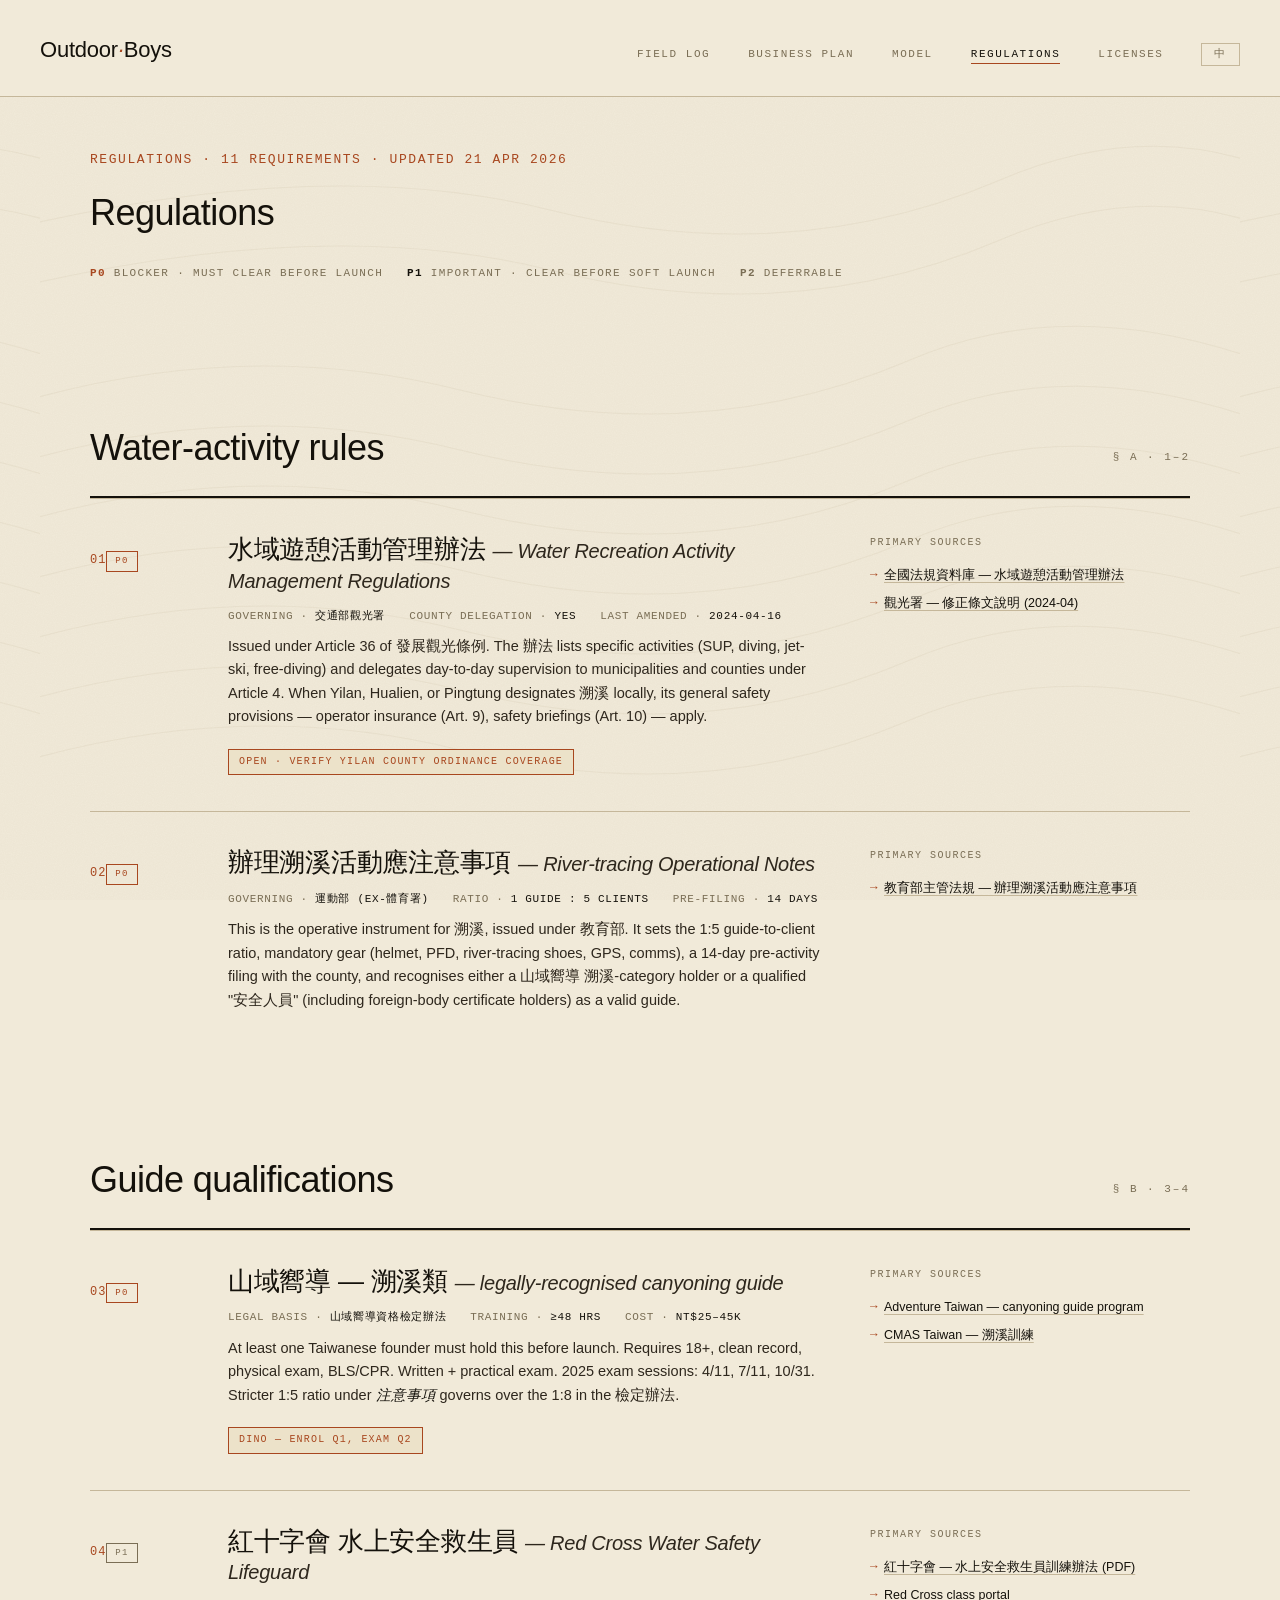
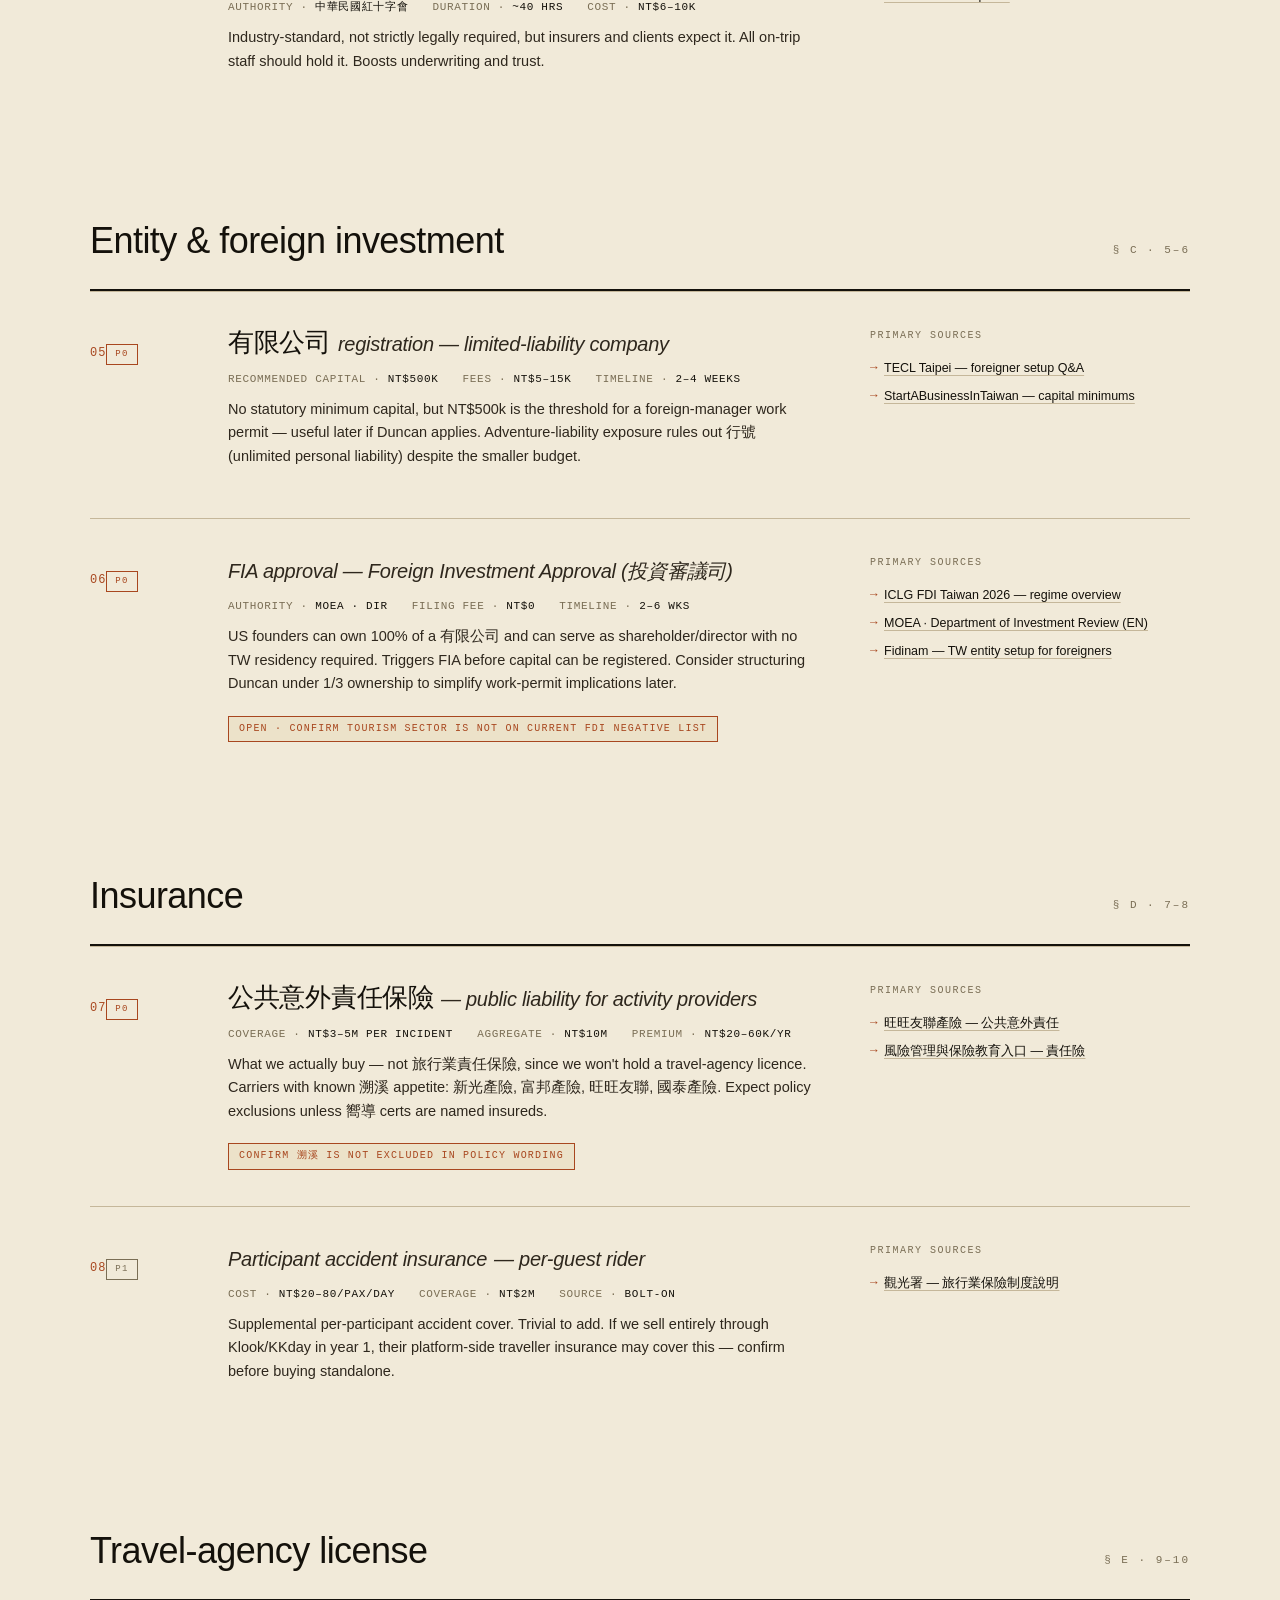
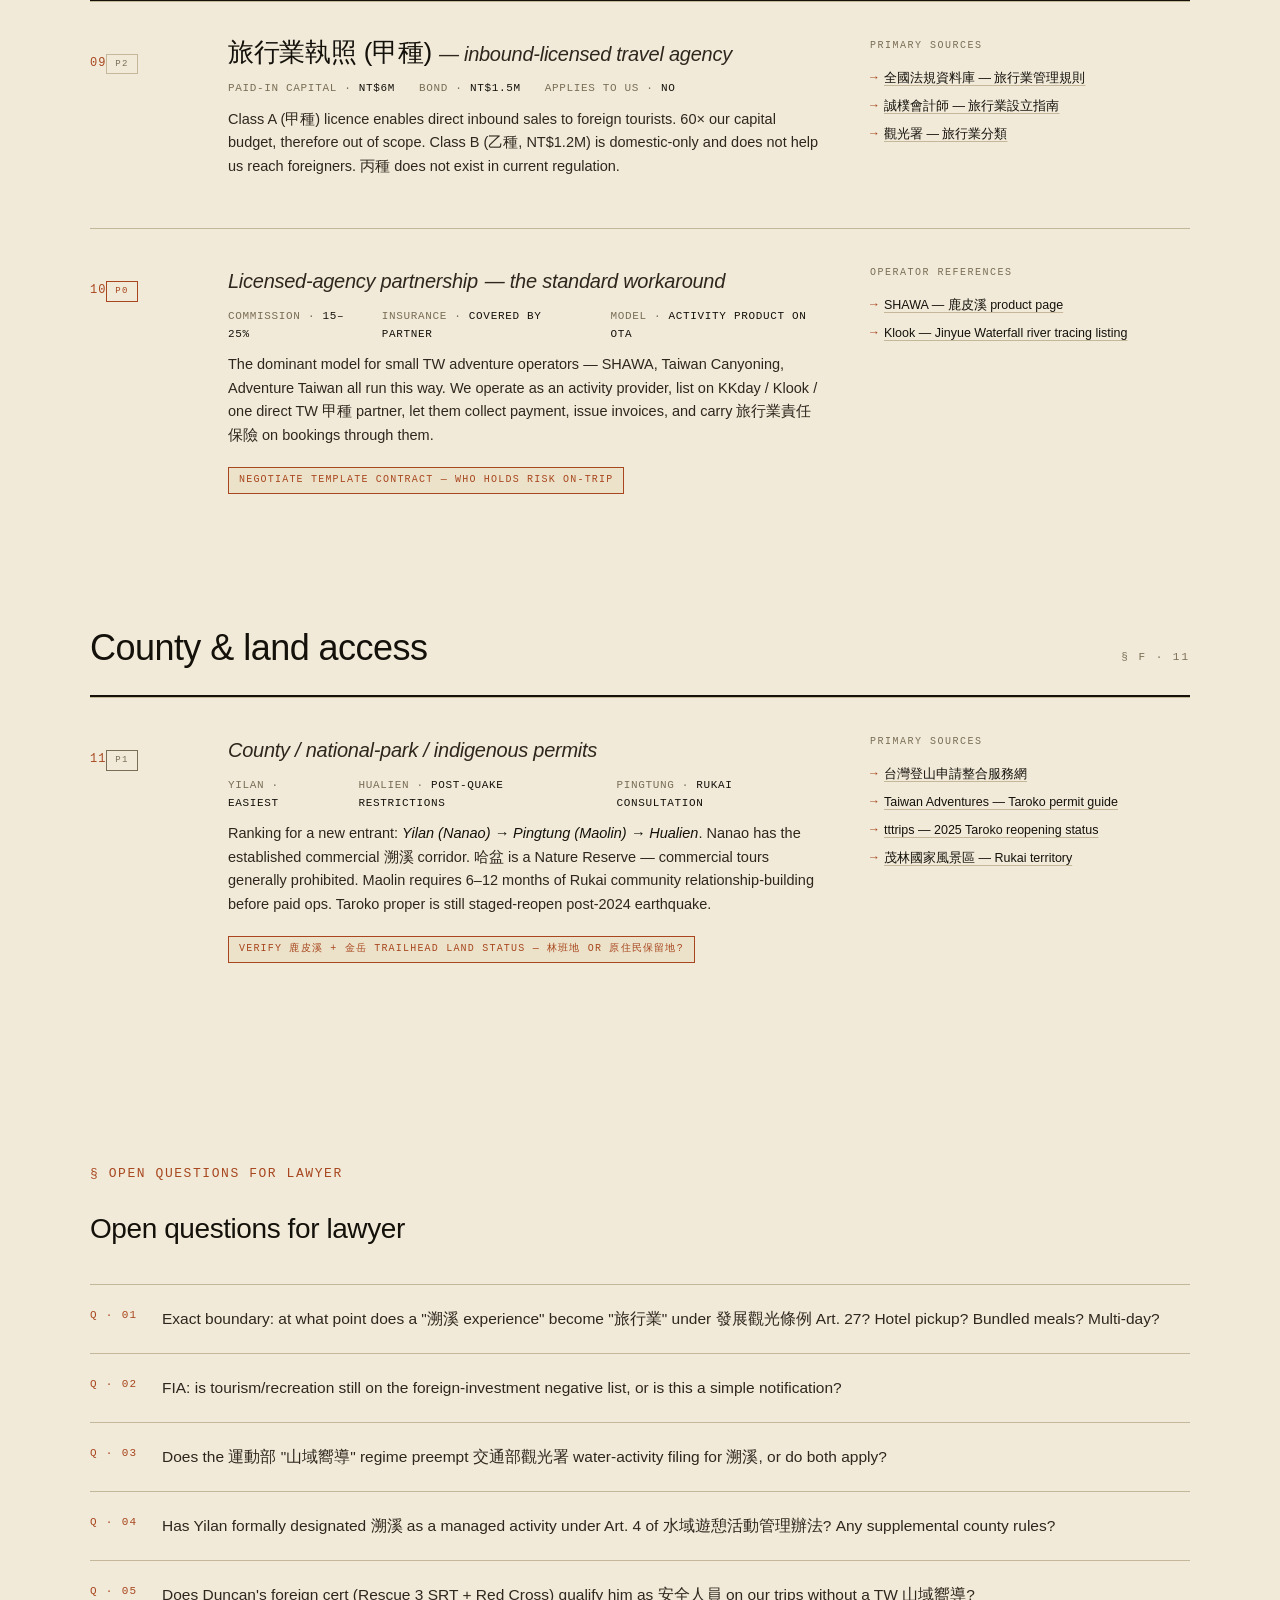
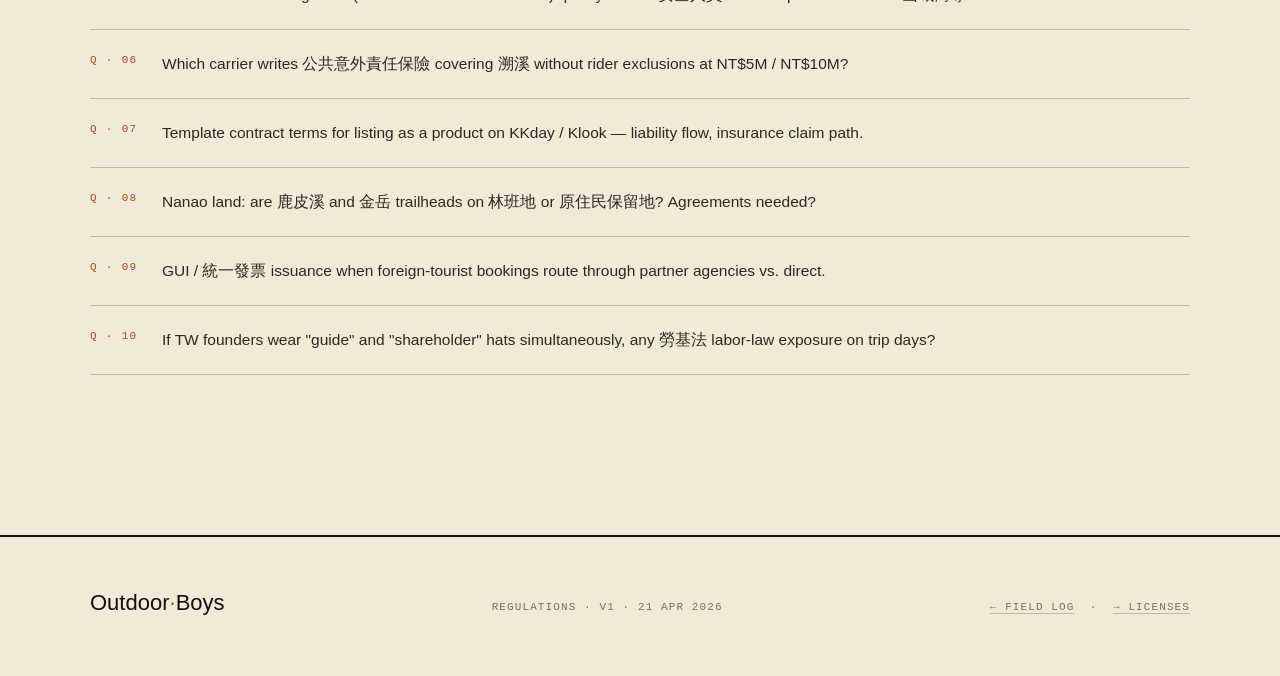
<file: web/dashboard/regulatory.html>
<!doctype html>
<html lang="en">
<head>
  <meta charset="utf-8" />
  <meta name="viewport" content="width=device-width, initial-scale=1" />
  <title>Regulations — Outdoor Boys</title>
  <meta name="description" content="Every regulatory claim we make, with primary-source citations." />
  <script src="i18n.js?v=3"></script>
  <link rel="stylesheet" href="styles.css?v=5">
</head>
<body>

  <nav class="top">
    <a href="index.html" class="brand">Outdoor<em>·</em>Boys</a>
    <ul>
      <li><a class="link" href="index.html"><span class="en">Field Log</span><span class="zh">儀表板</span></a></li>
      <li><a class="link" href="business-plan.html"><span class="en">Business Plan</span><span class="zh">商業計畫</span></a></li>
      <li><a class="link" href="business-model.html"><span class="en">Model</span><span class="zh">模型</span></a></li>
      <li><a class="link active" href="regulatory.html"><span class="en">Regulations</span><span class="zh">法規</span></a></li>
      <li><a class="link" href="certs.html"><span class="en">Licenses</span><span class="zh">證照</span></a></li>
      <li><button class="lang-toggle" onclick="toggleLang()"><span class="en">中</span><span class="zh">EN</span></button></li>
    </ul>
  </nav>

  <main class="wrap">

    <section class="hero" style="padding: 48px 0 48px;">
      <div class="mono sectnum"><span class="en">Regulations · 11 requirements · updated 21 Apr 2026</span><span class="zh">法規 · 共 11 項 · 更新於 2026 年 4 月 21 日</span></div>

      <h1 style="font-family: var(--serif); font-size: 36px; font-weight: 500; letter-spacing: -0.015em; color: var(--ink); line-height: 1.1;"><span class="en">Regulations</span><span class="zh">法規</span></h1>

      <div style="display:flex; gap:24px; margin-top:32px; font-family: var(--mono); font-size: 11px; letter-spacing: 0.12em; text-transform: uppercase; color: var(--mute);">
        <span><strong style="color: var(--clay);">P0</strong> <span class="en">Blocker · must clear before launch</span><span class="zh">擋路 · 上線前必清</span></span>
        <span><strong style="color: var(--ink);">P1</strong> <span class="en">Important · clear before soft launch</span><span class="zh">重要 · 軟上線前清</span></span>
        <span><strong>P2</strong> <span class="en">Deferrable</span><span class="zh">可延後</span></span>
      </div>
    </section>

    <!-- ========== WATER ACTIVITY RULES ========== -->
    <div class="reg-group">
      <h2><span class="en">Water-activity rules</span><span class="zh">水域活動規範</span></h2>
      <span class="rgnum">§ A · 1–2</span>
    </div>

    <article class="reg-entry">
      <div class="rnum">01<div class="pri">P0</div></div>
      <div>
        <h3>水域遊憩活動管理辦法 <span class="en">— Water Recreation Activity Management Regulations</span></h3>
        <div class="rstat">
          <span><span class="en">Governing</span><span class="zh">主管</span> · <strong>交通部觀光署</strong></span>
          <span><span class="en">County delegation</span><span class="zh">縣市授權</span> · <strong><span class="en">yes</span><span class="zh">是</span></strong></span>
          <span><span class="en">Last amended</span><span class="zh">最後修正</span> · <strong>2024-04-16</strong></span>
        </div>
        <p class="rbody"><span class="en">Issued under Article 36 of 發展觀光條例. The 辦法 lists specific activities (SUP, diving, jet-ski, free-diving) and delegates day-to-day supervision to municipalities and counties under Article 4. When Yilan, Hualien, or Pingtung designates 溯溪 locally, its general safety provisions — operator insurance (Art. 9), safety briefings (Art. 10) — apply.</span><span class="zh">依 發展觀光條例 第 36 條訂定。本辦法條列特定活動(SUP、潛水、水上摩托車、自由潛水),並依第 4 條授權各直轄市及縣市政府執行日常管理。當宜蘭、花蓮、屏東將 溯溪 納入在地列管時,本辦法之一般安全規定 — 業者責任保險(第 9 條)、行前安全說明(第 10 條)即適用。</span></p>
        <span class="flag"><span class="en">Open · verify Yilan county ordinance coverage</span><span class="zh">待確認 · 查核宜蘭縣自治條例涵蓋範圍</span></span>
      </div>
      <div class="sources">
        <div class="slabel"><span class="en">Primary sources</span><span class="zh">主要來源</span></div>
        <ul>
          <li><a href="https://law.moj.gov.tw/LawClass/LawAll.aspx?pcode=k0110024" target="_blank" rel="noopener">全國法規資料庫 — 水域遊憩活動管理辦法</a></li>
          <li><a href="https://admin.taiwan.net.tw/BusinessInfo/Articles?a=1603" target="_blank" rel="noopener">觀光署 — 修正條文說明 (2024-04)</a></li>
        </ul>
      </div>
    </article>

    <article class="reg-entry">
      <div class="rnum">02<div class="pri">P0</div></div>
      <div>
        <h3>辦理溯溪活動應注意事項 <span class="en">— River-tracing Operational Notes</span></h3>
        <div class="rstat">
          <span><span class="en">Governing</span><span class="zh">主管</span> · <strong>運動部 (ex-體育署)</strong></span>
          <span><span class="en">Ratio</span><span class="zh">師生比</span> · <strong><span class="en">1 guide : 5 clients</span><span class="zh">1 嚮導 : 5 客</span></strong></span>
          <span><span class="en">Pre-filing</span><span class="zh">事前報備</span> · <strong><span class="en">14 days</span><span class="zh">14 天</span></strong></span>
        </div>
        <p class="rbody"><span class="en">This is the operative instrument for 溯溪, issued under 教育部. It sets the 1:5 guide-to-client ratio, mandatory gear (helmet, PFD, river-tracing shoes, GPS, comms), a 14-day pre-activity filing with the county, and recognises either a 山域嚮導 溯溪-category holder or a qualified "安全人員" (including foreign-body certificate holders) as a valid guide.</span><span class="zh">這是 溯溪 實際運作的主文件,由教育部頒行。規定 1:5 嚮導對客人比、強制裝備(頭盔、救生衣、溯溪鞋、GPS、通訊),活動前 14 天須向縣市報備,並承認 山域嚮導 溯溪類 或合格「安全人員」(含持國外體系證照者)為合法嚮導。</span></p>
      </div>
      <div class="sources">
        <div class="slabel"><span class="en">Primary sources</span><span class="zh">主要來源</span></div>
        <ul>
          <li><a href="https://edu.law.moe.gov.tw/LawContent.aspx?id=GL001979" target="_blank" rel="noopener">教育部主管法規 — 辦理溯溪活動應注意事項</a></li>
        </ul>
      </div>
    </article>

    <!-- ========== GUIDE CERTS ========== -->
    <div class="reg-group">
      <h2><span class="en">Guide qualifications</span><span class="zh">嚮導資格</span></h2>
      <span class="rgnum">§ B · 3–4</span>
    </div>

    <article class="reg-entry">
      <div class="rnum">03<div class="pri">P0</div></div>
      <div>
        <h3>山域嚮導 — 溯溪類 <span class="en">— legally-recognised canyoning guide</span></h3>
        <div class="rstat">
          <span><span class="en">Legal basis</span><span class="zh">法源</span> · <strong>山域嚮導資格檢定辦法</strong></span>
          <span><span class="en">Training</span><span class="zh">訓練時數</span> · <strong><span class="en">≥48 hrs</span><span class="zh">≥48 小時</span></strong></span>
          <span><span class="en">Cost</span><span class="zh">費用</span> · <strong>NT$25–45k</strong></span>
        </div>
        <p class="rbody"><span class="en">At least one Taiwanese founder must hold this before launch. Requires 18+, clean record, physical exam, BLS/CPR. Written + practical exam. 2025 exam sessions: 4/11, 7/11, 10/31. Stricter 1:5 ratio under <em>注意事項</em> governs over the 1:8 in the 檢定辦法.</span><span class="zh">上線前至少一位台籍創辦人須持有。資格:18 歲以上、無不良紀錄、體檢、BLS/CPR。筆試 + 實務考。2025 年考試場次:4/11、7/11、10/31。實務比採較嚴之 <em>注意事項</em> 1:5,優於 檢定辦法 的 1:8。</span></p>
        <span class="flag"><span class="en">Dino — enrol Q1, exam Q2</span><span class="zh">Dino — Q1 報名,Q2 應考</span></span>
      </div>
      <div class="sources">
        <div class="slabel"><span class="en">Primary sources</span><span class="zh">主要來源</span></div>
        <ul>
          <li><a href="https://www.adventuretaiwan.com/mountain-guide-program/canyoning-guide/" target="_blank" rel="noopener">Adventure Taiwan — canyoning guide program</a></li>
          <li><a href="http://www.cmas.tw/modules/tinyd2/index.php?id=8" target="_blank" rel="noopener">CMAS Taiwan — 溯溪訓練</a></li>
        </ul>
      </div>
    </article>

    <article class="reg-entry">
      <div class="rnum">04<div class="pri p1">P1</div></div>
      <div>
        <h3>紅十字會 水上安全救生員 <span class="en">— Red Cross Water Safety Lifeguard</span></h3>
        <div class="rstat">
          <span><span class="en">Authority</span><span class="zh">發證單位</span> · <strong>中華民國紅十字會</strong></span>
          <span><span class="en">Duration</span><span class="zh">時數</span> · <strong><span class="en">~40 hrs</span><span class="zh">約 40 小時</span></strong></span>
          <span><span class="en">Cost</span><span class="zh">費用</span> · <strong>NT$6–10k</strong></span>
        </div>
        <p class="rbody"><span class="en">Industry-standard, not strictly legally required, but insurers and clients expect it. All on-trip staff should hold it. Boosts underwriting and trust.</span><span class="zh">業界標配,法律非硬性要求,但保險公司與客人都預期持有。出團人員皆應具備,有助於核保與信任。</span></p>
      </div>
      <div class="sources">
        <div class="slabel"><span class="en">Primary sources</span><span class="zh">主要來源</span></div>
        <ul>
          <li><a href="https://www.redcross.org.tw/userfiles/files/W01%E6%B0%B4%E4%B8%8A%E5%AE%89%E5%85%A8%E6%95%91%E7%94%9F%E5%93%A1%E8%A8%93%E7%B7%B4%E8%BE%A6%E6%B3%95.pdf" target="_blank" rel="noopener">紅十字會 — 水上安全救生員訓練辦法 (PDF)</a></li>
          <li><a href="https://www.redcross-class.org.tw/ClassInfo" target="_blank" rel="noopener">Red Cross class portal</a></li>
        </ul>
      </div>
    </article>

    <!-- ========== ENTITY + FIA ========== -->
    <div class="reg-group">
      <h2><span class="en">Entity &amp; foreign investment</span><span class="zh">公司與外資</span></h2>
      <span class="rgnum">§ C · 5–6</span>
    </div>

    <article class="reg-entry">
      <div class="rnum">05<div class="pri">P0</div></div>
      <div>
        <h3>有限公司 <span class="en">registration — limited-liability company</span><span class="zh">設立 — 有限責任公司</span></h3>
        <div class="rstat">
          <span><span class="en">Recommended capital</span><span class="zh">建議資本</span> · <strong>NT$500k</strong></span>
          <span><span class="en">Fees</span><span class="zh">規費</span> · <strong>NT$5–15k</strong></span>
          <span><span class="en">Timeline</span><span class="zh">時程</span> · <strong><span class="en">2–4 weeks</span><span class="zh">2–4 週</span></strong></span>
        </div>
        <p class="rbody"><span class="en">No statutory minimum capital, but NT$500k is the threshold for a foreign-manager work permit — useful later if Duncan applies. Adventure-liability exposure rules out 行號 (unlimited personal liability) despite the smaller budget.</span><span class="zh">法規未設最低資本額,但 NT$500k 為外國經理人工作證之門檻,未來若 Duncan 申請會派上用場。戶外活動責任風險高,雖然預算較小也不選 行號(個人無限責任)。</span></p>
      </div>
      <div class="sources">
        <div class="slabel"><span class="en">Primary sources</span><span class="zh">主要來源</span></div>
        <ul>
          <li><a href="https://www.tecl.com.tw/en/articles/how-do-foreigners-set-up-a-company-in-taiwan-qa/" target="_blank" rel="noopener">TECL Taipei — foreigner setup Q&amp;A</a></li>
          <li><a href="https://startabusinessintaiwan.tw/book/faqs/setting-up-a-business/is-there-a-minimum-capital-requirement-for-setting-up-a-business-in-taiwan/" target="_blank" rel="noopener">StartABusinessInTaiwan — capital minimums</a></li>
        </ul>
      </div>
    </article>

    <article class="reg-entry">
      <div class="rnum">06<div class="pri">P0</div></div>
      <div>
        <h3><span class="en">FIA approval — Foreign Investment Approval (投資審議司)</span><span class="zh">FIA 核准 — 外國投資核准(投資審議司)</span></h3>
        <div class="rstat">
          <span><span class="en">Authority</span><span class="zh">主管</span> · <strong>MOEA · DIR</strong></span>
          <span><span class="en">Filing fee</span><span class="zh">申請費</span> · <strong>NT$0</strong></span>
          <span><span class="en">Timeline</span><span class="zh">時程</span> · <strong><span class="en">2–6 wks</span><span class="zh">2–6 週</span></strong></span>
        </div>
        <p class="rbody"><span class="en">US founders can own 100% of a 有限公司 and can serve as shareholder/director with no TW residency required. Triggers FIA before capital can be registered. Consider structuring Duncan under 1/3 ownership to simplify work-permit implications later.</span><span class="zh">美籍創辦人可 100% 持有 有限公司,並可擔任股東/董事,無須在台居留。資本登記前須先通過 FIA。建議將 Duncan 持股控制在 1/3 以下,日後工作許可較單純。</span></p>
        <span class="flag"><span class="en">Open · confirm tourism sector is not on current FDI negative list</span><span class="zh">待確認 · 觀光業是否在當前外資禁止類名單</span></span>
      </div>
      <div class="sources">
        <div class="slabel"><span class="en">Primary sources</span><span class="zh">主要來源</span></div>
        <ul>
          <li><a href="https://iclg.com/practice-areas/foreign-direct-investment-regimes-laws-and-regulations/taiwan" target="_blank" rel="noopener">ICLG FDI Taiwan 2026 — regime overview</a></li>
          <li><a href="https://www.moea.gov.tw/Mns/dir_e/Investment/DirApply_En.aspx?kind=A&subkind=01&menu_id=42924" target="_blank" rel="noopener">MOEA · Department of Investment Review (EN)</a></li>
          <li><a href="https://www.fidinam.com/en/set-up-company-in-taiwan" target="_blank" rel="noopener">Fidinam — TW entity setup for foreigners</a></li>
        </ul>
      </div>
    </article>

    <!-- ========== INSURANCE ========== -->
    <div class="reg-group">
      <h2><span class="en">Insurance</span><span class="zh">保險</span></h2>
      <span class="rgnum">§ D · 7–8</span>
    </div>

    <article class="reg-entry">
      <div class="rnum">07<div class="pri">P0</div></div>
      <div>
        <h3>公共意外責任保險 <span class="en">— public liability for activity providers</span></h3>
        <div class="rstat">
          <span><span class="en">Coverage</span><span class="zh">每次事故</span> · <strong><span class="en">NT$3–5M per incident</span><span class="zh">NT$3–5M</span></strong></span>
          <span><span class="en">Aggregate</span><span class="zh">年度累計</span> · <strong>NT$10M</strong></span>
          <span><span class="en">Premium</span><span class="zh">保費</span> · <strong><span class="en">NT$20–60k/yr</span><span class="zh">NT$20–60k / 年</span></strong></span>
        </div>
        <p class="rbody"><span class="en">What we actually buy — not 旅行業責任保險, since we won't hold a travel-agency licence. Carriers with known 溯溪 appetite: 新光產險, 富邦產險, 旺旺友聯, 國泰產險. Expect policy exclusions unless 嚮導 certs are named insureds.</span><span class="zh">我們實際會買的保險 — 不是 旅行業責任保險(我們不打算領旅行業執照)。承保 溯溪 意願較高的產險:新光、富邦、旺旺友聯、國泰。若未將 嚮導 證照列為被保人,條款通常會有除外。</span></p>
        <span class="flag"><span class="en">Confirm 溯溪 is not excluded in policy wording</span><span class="zh">確認條款中 溯溪 並非除外</span></span>
      </div>
      <div class="sources">
        <div class="slabel"><span class="en">Primary sources</span><span class="zh">主要來源</span></div>
        <ul>
          <li><a href="https://www.wwunion.com/?page_id=3578" target="_blank" rel="noopener">旺旺友聯產險 — 公共意外責任</a></li>
          <li><a href="https://rm.ib.gov.tw/pages/Insu.aspx?Dir=013000" target="_blank" rel="noopener">風險管理與保險教育入口 — 責任險</a></li>
        </ul>
      </div>
    </article>

    <article class="reg-entry">
      <div class="rnum">08<div class="pri p1">P1</div></div>
      <div>
        <h3><span class="en">Participant accident insurance</span><span class="zh">旅客意外險</span> <span class="en">— per-guest rider</span><span class="zh"> — 每位旅客加保</span></h3>
        <div class="rstat">
          <span><span class="en">Cost</span><span class="zh">費用</span> · <strong><span class="en">NT$20–80/pax/day</span><span class="zh">NT$20–80 / 人 / 天</span></strong></span>
          <span><span class="en">Coverage</span><span class="zh">保額</span> · <strong>NT$2M</strong></span>
          <span><span class="en">Source</span><span class="zh">取得</span> · <strong><span class="en">bolt-on</span><span class="zh">附加</span></strong></span>
        </div>
        <p class="rbody"><span class="en">Supplemental per-participant accident cover. Trivial to add. If we sell entirely through Klook/KKday in year 1, their platform-side traveller insurance may cover this — confirm before buying standalone.</span><span class="zh">針對每位參加者加保的意外險,加保成本低。第一年若完全走 Klook/KKday,平台本身可能已涵蓋,決定是否另購前先確認。</span></p>
      </div>
      <div class="sources">
        <div class="slabel"><span class="en">Primary sources</span><span class="zh">主要來源</span></div>
        <ul>
          <li><a href="https://admin.taiwan.net.tw/BusinessInfo/Insurance?a=220" target="_blank" rel="noopener">觀光署 — 旅行業保險制度說明</a></li>
        </ul>
      </div>
    </article>

    <!-- ========== TRAVEL AGENCY ========== -->
    <div class="reg-group">
      <h2><span class="en">Travel-agency license</span><span class="zh">旅行業執照</span></h2>
      <span class="rgnum">§ E · 9–10</span>
    </div>

    <article class="reg-entry">
      <div class="rnum">09<div class="pri p2">P2</div></div>
      <div>
        <h3>旅行業執照 (甲種) <span class="en">— inbound-licensed travel agency</span></h3>
        <div class="rstat">
          <span><span class="en">Paid-in capital</span><span class="zh">實收資本</span> · <strong>NT$6M</strong></span>
          <span><span class="en">Bond</span><span class="zh">保證金</span> · <strong>NT$1.5M</strong></span>
          <span><span class="en">Applies to us</span><span class="zh">是否適用</span> · <strong><span class="en">NO</span><span class="zh">否</span></strong></span>
        </div>
        <p class="rbody"><span class="en">Class A (甲種) licence enables direct inbound sales to foreign tourists. 60× our capital budget, therefore out of scope. Class B (乙種, NT$1.2M) is domestic-only and does not help us reach foreigners. 丙種 does not exist in current regulation.</span><span class="zh">甲種 執照可直接招攬海外旅客入境,資本門檻為我方預算之 60 倍,本階段不在範圍內。乙種(NT$1.2M)僅限國內,對外國客源無助益。現行法規無 丙種 分類。</span></p>
      </div>
      <div class="sources">
        <div class="slabel"><span class="en">Primary sources</span><span class="zh">主要來源</span></div>
        <ul>
          <li><a href="https://law.moj.gov.tw/LawClass/LawAll.aspx?pcode=K0110002" target="_blank" rel="noopener">全國法規資料庫 — 旅行業管理規則</a></li>
          <li><a href="https://ppcpa.expert/docs/startups/special/travelagency/" target="_blank" rel="noopener">誠樸會計師 — 旅行業設立指南</a></li>
          <li><a href="https://admin.taiwan.net.tw/BusinessInfo/Articles?a=219" target="_blank" rel="noopener">觀光署 — 旅行業分類</a></li>
        </ul>
      </div>
    </article>

    <article class="reg-entry">
      <div class="rnum">10<div class="pri">P0</div></div>
      <div>
        <h3><span class="en">Licensed-agency partnership</span><span class="zh">與旅行社合作</span> <span class="en">— the standard workaround</span><span class="zh"> — 業界標準作法</span></h3>
        <div class="rstat">
          <span><span class="en">Commission</span><span class="zh">抽成</span> · <strong>15–25%</strong></span>
          <span><span class="en">Insurance</span><span class="zh">保險</span> · <strong><span class="en">covered by partner</span><span class="zh">由合作方承保</span></strong></span>
          <span><span class="en">Model</span><span class="zh">模式</span> · <strong><span class="en">activity product on OTA</span><span class="zh">於 OTA 上架活動商品</span></strong></span>
        </div>
        <p class="rbody"><span class="en">The dominant model for small TW adventure operators — SHAWA, Taiwan Canyoning, Adventure Taiwan all run this way. We operate as an activity provider, list on KKday / Klook / one direct TW 甲種 partner, let them collect payment, issue invoices, and carry 旅行業責任保險 on bookings through them.</span><span class="zh">台灣中小型戶外業者的主流模式 — SHAWA、Taiwan Canyoning、Adventure Taiwan 皆採此路徑。我們以活動供應商身分,上架 KKday / Klook / 一家直接合作的 甲種 旅行社,由對方收款、開發票,並由對方承擔該訂單之 旅行業責任保險。</span></p>
        <span class="flag"><span class="en">Negotiate template contract — who holds risk on-trip</span><span class="zh">議定合作合約範本 — 出團當下風險歸屬</span></span>
      </div>
      <div class="sources">
        <div class="slabel"><span class="en">Operator references</span><span class="zh">業者參考</span></div>
        <ul>
          <li><a href="https://www.shawatw.com/en/activity/%E9%B9%BF%E7%9A%AE%E6%BA%AA/" target="_blank" rel="noopener">SHAWA — 鹿皮溪 product page</a></li>
          <li><a href="https://www.klook.com/en-US/activity/12386-river-tracing-rock-diving-experience-jinyue-waterfall-yilan/" target="_blank" rel="noopener">Klook — Jinyue Waterfall river tracing listing</a></li>
        </ul>
      </div>
    </article>

    <!-- ========== COUNTY ACCESS ========== -->
    <div class="reg-group">
      <h2><span class="en">County &amp; land access</span><span class="zh">縣市與土地進入</span></h2>
      <span class="rgnum">§ F · 11</span>
    </div>

    <article class="reg-entry">
      <div class="rnum">11<div class="pri p1">P1</div></div>
      <div>
        <h3><span class="en">County / national-park / indigenous permits</span><span class="zh">縣市 / 國家公園 / 原民地 許可</span></h3>
        <div class="rstat">
          <span><span class="en">Yilan</span><span class="zh">宜蘭</span> · <strong><span class="en">easiest</span><span class="zh">最易切入</span></strong></span>
          <span><span class="en">Hualien</span><span class="zh">花蓮</span> · <strong><span class="en">post-quake restrictions</span><span class="zh">震後管制中</span></strong></span>
          <span><span class="en">Pingtung</span><span class="zh">屏東</span> · <strong><span class="en">Rukai consultation</span><span class="zh">需與魯凱族協商</span></strong></span>
        </div>
        <p class="rbody"><span class="en">Ranking for a new entrant: <em>Yilan (Nanao) → Pingtung (Maolin) → Hualien</em>. Nanao has the established commercial 溯溪 corridor. 哈盆 is a Nature Reserve — commercial tours generally prohibited. Maolin requires 6–12 months of Rukai community relationship-building before paid ops. Taroko proper is still staged-reopen post-2024 earthquake.</span><span class="zh">新進業者切入難度:<em>宜蘭(南澳)→ 屏東(茂林)→ 花蓮</em>。南澳為既有商業 溯溪 主要路廊。哈盆 屬 自然保留區,原則上禁止商業出團。茂林需 6–12 個月與魯凱族部落關係經營後始能付費出團。太魯閣本園區於 2024 地震後仍分階段復園。</span></p>
        <span class="flag"><span class="en">Verify 鹿皮溪 + 金岳 trailhead land status — 林班地 or 原住民保留地?</span><span class="zh">確認 鹿皮溪 + 金岳 登山口之土地屬性 — 林班地 還是 原住民保留地?</span></span>
      </div>
      <div class="sources">
        <div class="slabel"><span class="en">Primary sources</span><span class="zh">主要來源</span></div>
        <ul>
          <li><a href="https://hike.taiwan.gov.tw/" target="_blank" rel="noopener">台灣登山申請整合服務網</a></li>
          <li><a href="https://www.taiwan-adventures.com/how-to-apply-for-hiking-permits-in-taroko-national-park/" target="_blank" rel="noopener">Taiwan Adventures — Taroko permit guide</a></li>
          <li><a href="https://tttrips.com/en/article/443" target="_blank" rel="noopener">tttrips — 2025 Taroko reopening status</a></li>
          <li><a href="https://theme.maolin-nsa.gov.tw/kids/page-4_1.html" target="_blank" rel="noopener">茂林國家風景區 — Rukai territory</a></li>
        </ul>
      </div>
    </article>

    <!-- ========== OPEN QUESTIONS ========== -->
    <section class="tight" style="margin-top: 80px;">
      <div class="sectnum"><span class="en">§ Open questions for lawyer</span><span class="zh">§ 律師諮詢待釐清問題</span></div>
      <h2 style="font-family: var(--serif); font-size: 28px; font-weight: 500; letter-spacing: -0.015em; color: var(--ink);"><span class="en">Open questions for lawyer</span><span class="zh">律師諮詢待釐清問題</span></h2>

      <ol style="margin-top: 32px; list-style: none; counter-reset: q; padding: 0;">
        <li style="counter-increment: q; padding: 22px 0; border-top: 1px solid var(--rule); display: grid; grid-template-columns: 52px 1fr; gap: 20px; font-size: 15.5px; line-height: 1.55;">
          <span style="font-family: var(--mono); font-size: 11px; color: var(--clay); letter-spacing: 0.12em;">Q · 01</span>
          <span><span class="en">Exact boundary: at what point does a "溯溪 experience" become "旅行業" under 發展觀光條例 Art. 27? Hotel pickup? Bundled meals? Multi-day?</span><span class="zh">明確界線:依 發展觀光條例 第 27 條,「溯溪 體驗」在何種情境下會被視為「旅行業」?飯店接送?含餐?多日?</span></span>
        </li>
        <li style="counter-increment: q; padding: 22px 0; border-top: 1px solid var(--rule); display: grid; grid-template-columns: 52px 1fr; gap: 20px; font-size: 15.5px; line-height: 1.55;">
          <span style="font-family: var(--mono); font-size: 11px; color: var(--clay); letter-spacing: 0.12em;">Q · 02</span>
          <span><span class="en">FIA: is tourism/recreation still on the foreign-investment negative list, or is this a simple notification?</span><span class="zh">FIA:觀光 / 休閒類是否仍列於外資禁止類名單,還是僅為一般申報?</span></span>
        </li>
        <li style="counter-increment: q; padding: 22px 0; border-top: 1px solid var(--rule); display: grid; grid-template-columns: 52px 1fr; gap: 20px; font-size: 15.5px; line-height: 1.55;">
          <span style="font-family: var(--mono); font-size: 11px; color: var(--clay); letter-spacing: 0.12em;">Q · 03</span>
          <span><span class="en">Does the 運動部 "山域嚮導" regime preempt 交通部觀光署 water-activity filing for 溯溪, or do both apply?</span><span class="zh">運動部 山域嚮導 制度是否優先於 交通部觀光署 水域活動報備,還是兩者並行適用?</span></span>
        </li>
        <li style="counter-increment: q; padding: 22px 0; border-top: 1px solid var(--rule); display: grid; grid-template-columns: 52px 1fr; gap: 20px; font-size: 15.5px; line-height: 1.55;">
          <span style="font-family: var(--mono); font-size: 11px; color: var(--clay); letter-spacing: 0.12em;">Q · 04</span>
          <span><span class="en">Has Yilan formally designated 溯溪 as a managed activity under Art. 4 of 水域遊憩活動管理辦法? Any supplemental county rules?</span><span class="zh">宜蘭縣是否已依 水域遊憩活動管理辦法 第 4 條正式將 溯溪 列管?是否另有補充自治規則?</span></span>
        </li>
        <li style="counter-increment: q; padding: 22px 0; border-top: 1px solid var(--rule); display: grid; grid-template-columns: 52px 1fr; gap: 20px; font-size: 15.5px; line-height: 1.55;">
          <span style="font-family: var(--mono); font-size: 11px; color: var(--clay); letter-spacing: 0.12em;">Q · 05</span>
          <span><span class="en">Does Duncan's foreign cert (Rescue 3 SRT + Red Cross) qualify him as 安全人員 on our trips without a TW 山域嚮導?</span><span class="zh">Duncan 的國外證照(Rescue 3 SRT + 紅十字會)是否足以在我方出團擔任 安全人員,無須另取台灣 山域嚮導?</span></span>
        </li>
        <li style="counter-increment: q; padding: 22px 0; border-top: 1px solid var(--rule); display: grid; grid-template-columns: 52px 1fr; gap: 20px; font-size: 15.5px; line-height: 1.55;">
          <span style="font-family: var(--mono); font-size: 11px; color: var(--clay); letter-spacing: 0.12em;">Q · 06</span>
          <span><span class="en">Which carrier writes 公共意外責任保險 covering 溯溪 without rider exclusions at NT$5M / NT$10M?</span><span class="zh">哪一家產險可承保 公共意外責任保險 且無 溯溪 除外條款,額度 NT$5M / NT$10M?</span></span>
        </li>
        <li style="counter-increment: q; padding: 22px 0; border-top: 1px solid var(--rule); display: grid; grid-template-columns: 52px 1fr; gap: 20px; font-size: 15.5px; line-height: 1.55;">
          <span style="font-family: var(--mono); font-size: 11px; color: var(--clay); letter-spacing: 0.12em;">Q · 07</span>
          <span><span class="en">Template contract terms for listing as a product on KKday / Klook — liability flow, insurance claim path.</span><span class="zh">上架 KKday / Klook 作為商品時之合約範本 — 責任流向、保險理賠路徑。</span></span>
        </li>
        <li style="counter-increment: q; padding: 22px 0; border-top: 1px solid var(--rule); display: grid; grid-template-columns: 52px 1fr; gap: 20px; font-size: 15.5px; line-height: 1.55;">
          <span style="font-family: var(--mono); font-size: 11px; color: var(--clay); letter-spacing: 0.12em;">Q · 08</span>
          <span><span class="en">Nanao land: are 鹿皮溪 and 金岳 trailheads on 林班地 or 原住民保留地? Agreements needed?</span><span class="zh">南澳土地:鹿皮溪 與 金岳 登山口是屬 林班地 或 原住民保留地?是否需簽署使用同意?</span></span>
        </li>
        <li style="counter-increment: q; padding: 22px 0; border-top: 1px solid var(--rule); display: grid; grid-template-columns: 52px 1fr; gap: 20px; font-size: 15.5px; line-height: 1.55;">
          <span style="font-family: var(--mono); font-size: 11px; color: var(--clay); letter-spacing: 0.12em;">Q · 09</span>
          <span><span class="en">GUI / 統一發票 issuance when foreign-tourist bookings route through partner agencies vs. direct.</span><span class="zh">統一發票 開立:海外旅客訂單走合作旅行社 vs. 直售,流程如何?</span></span>
        </li>
        <li style="counter-increment: q; padding: 22px 0; border-top: 1px solid var(--rule); border-bottom: 1px solid var(--rule); display: grid; grid-template-columns: 52px 1fr; gap: 20px; font-size: 15.5px; line-height: 1.55;">
          <span style="font-family: var(--mono); font-size: 11px; color: var(--clay); letter-spacing: 0.12em;">Q · 10</span>
          <span><span class="en">If TW founders wear "guide" and "shareholder" hats simultaneously, any 勞基法 labor-law exposure on trip days?</span><span class="zh">若台籍創辦人同時具「嚮導」與「股東」雙重身分,出團當日是否有 勞基法 相關風險?</span></span>
        </li>
      </ol>
    </section>

  </main>

  <footer class="foot">
    <div class="wrap inner">
      <div class="brandmark">Outdoor<em style="color: var(--clay);">·</em>Boys</div>
      <div class="meta"><span class="en">Regulations · v1 · 21 Apr 2026</span><span class="zh">法規 · v1 · 2026 年 4 月 21 日</span></div>
      <div class="meta"><a href="index.html" style="color: var(--mute);"><span class="en">← Field Log</span><span class="zh">← 儀表板</span></a> &nbsp;·&nbsp; <a href="certs.html" style="color: var(--mute);"><span class="en">→ Licenses</span><span class="zh">→ 證照</span></a></div>
    </div>
  </footer>

  <script>
    const io = new IntersectionObserver((entries) => {
      entries.forEach(e => { if (e.isIntersecting) e.target.classList.add('inview'); });
    }, { threshold: 0.08 });
    document.querySelectorAll('section, .reg-entry').forEach(el => { el.classList.add('fade'); io.observe(el); });
  </script>

</body>
</html>
</file>
<file: web/dashboard/styles.css>
/* ============================================
   OUTDOOR BOYS — field log stylesheet
   Archetype: Editorial / field journal
   Palette: warm paper + deep ink + river blue + clay
   ============================================ */

:root {
  --paper:       #f1ead9;
  --paper-deep:  #e7ddc5;
  --paper-warm:  #ece2c9;
  --ink:         #14110b;
  --ink-body:    #2e271d;
  --mute:        #7a6e55;
  --rule:        #c5b79a;
  --rule-fine:   #d6c9ac;
  --river:       #0f3d5c;   /* rare accent */
  --clay:        #a8471f;   /* rare accent — P0/warnings */
  --moss:        #4a5c1e;   /* rare accent — done */

  --serif: 'Calibri', 'Noto Sans TC', 'Trebuchet MS', sans-serif;
  --sans:  'Calibri', 'Noto Sans TC', 'Trebuchet MS', sans-serif;
  --mono:  'Calibri', 'Noto Sans TC', ui-monospace, monospace;
}

/* ---------- i18n: language visibility ---------- */
html[lang="en"] .zh { display: none !important; }
html[lang="zh"] .en { display: none !important; }

/* loosen letter-spacing for Chinese display */
html[lang="zh"] .display,
html[lang="zh"] h1,
html[lang="zh"] h2,
html[lang="zh"] h3 { letter-spacing: 0; }

/* language toggle button */
.lang-toggle {
  background: transparent;
  border: 1px solid var(--rule);
  padding: 5px 12px;
  font-family: var(--mono);
  font-size: 11px;
  letter-spacing: 0.14em;
  color: var(--mute);
  cursor: pointer;
  line-height: 1;
  transition: border-color 180ms ease, color 180ms ease, background 180ms ease;
}
.lang-toggle:hover { border-color: var(--ink); color: var(--ink); background: var(--paper-warm); }

* { box-sizing: border-box; margin: 0; padding: 0; }

html { scroll-behavior: smooth; }

body {
  background: var(--paper);
  color: var(--ink-body);
  font-family: var(--sans);
  font-size: 16px;
  line-height: 1.65;
  font-feature-settings: "kern", "liga", "ss01";
  -webkit-font-smoothing: antialiased;
  position: relative;
  overflow-x: hidden;
}

/* topographic contour lines — fixed background decoration */
body::before {
  content: "";
  position: fixed;
  inset: 0;
  background-image: url("data:image/svg+xml;utf8,<svg xmlns='http://www.w3.org/2000/svg' viewBox='0 0 800 800'><g fill='none' stroke='%23c5b79a' stroke-width='0.8' opacity='0.35'><path d='M -50 380 Q 120 320 280 360 T 580 340 T 900 380'/><path d='M -50 420 Q 120 360 280 400 T 580 380 T 900 420'/><path d='M -50 460 Q 120 400 280 440 T 580 420 T 900 460'/><path d='M -50 500 Q 120 440 280 480 T 580 460 T 900 500'/><path d='M -50 540 Q 120 480 280 520 T 580 500 T 900 540'/><path d='M -50 580 Q 120 520 280 560 T 580 540 T 900 580'/><path d='M -50 620 Q 120 560 280 600 T 580 580 T 900 620'/><path d='M -50 300 Q 180 240 340 280 T 640 260 T 900 300'/><path d='M -50 260 Q 180 200 340 240 T 640 220 T 900 260'/></g></svg>");
  background-size: 1200px 1200px;
  background-position: center;
  background-repeat: repeat;
  opacity: 0.45;
  pointer-events: none;
  z-index: 0;
}

/* subtle paper noise */
body::after {
  content: "";
  position: fixed;
  inset: 0;
  background-image: url("data:image/svg+xml;utf8,<svg xmlns='http://www.w3.org/2000/svg' width='200' height='200'><filter id='n'><feTurbulence type='fractalNoise' baseFrequency='0.9' numOctaves='2' seed='3'/><feColorMatrix values='0 0 0 0 0.08 0 0 0 0 0.06 0 0 0 0 0.04 0 0 0 0.06 0'/></filter><rect width='100%' height='100%' filter='url(%23n)'/></svg>");
  pointer-events: none;
  mix-blend-mode: multiply;
  z-index: 1;
  opacity: 0.5;
}

main, nav, header, footer { position: relative; z-index: 2; }

/* ---------- typography ---------- */

h1, h2, h3, h4 { font-family: var(--serif); color: var(--ink); font-weight: 500; }

.display {
  font-family: var(--serif);
  font-weight: 300;
  font-size: clamp(68px, 11vw, 156px);
  line-height: 0.92;
  letter-spacing: -0.035em;
  color: var(--ink);
  font-variation-settings: "opsz" 144, "SOFT" 50;
}
.display em { font-style: italic; font-weight: 300; }

h2.section {
  font-family: var(--serif);
  font-size: clamp(40px, 5.2vw, 68px);
  line-height: 1.02;
  letter-spacing: -0.02em;
  font-weight: 400;
  font-variation-settings: "opsz" 72;
}

h3 {
  font-family: var(--serif);
  font-size: 28px;
  font-weight: 500;
  letter-spacing: -0.01em;
  line-height: 1.15;
}

p { max-width: 62ch; }

em { font-style: italic; color: var(--ink); }

a {
  color: var(--ink);
  text-decoration: underline;
  text-decoration-color: var(--rule);
  text-underline-offset: 3px;
  text-decoration-thickness: 1px;
  transition: color 180ms ease, text-decoration-color 180ms ease;
}
a:hover { color: var(--river); text-decoration-color: var(--river); }

.lead {
  font-family: var(--serif);
  font-weight: 300;
  font-size: clamp(22px, 2.4vw, 30px);
  line-height: 1.35;
  color: var(--ink-body);
  letter-spacing: -0.01em;
  max-width: 28ch;
}

.mono {
  font-family: var(--mono);
  font-size: 12px;
  letter-spacing: 0.06em;
  color: var(--mute);
  text-transform: uppercase;
}

.sectnum {
  font-family: var(--mono);
  font-size: 13px;
  letter-spacing: 0.12em;
  color: var(--clay);
  text-transform: uppercase;
  display: inline-block;
  margin-bottom: 22px;
}

.kicker {
  font-family: var(--mono);
  font-size: 11px;
  letter-spacing: 0.18em;
  color: var(--mute);
  text-transform: uppercase;
}

/* ---------- layout ---------- */

.wrap {
  max-width: 1180px;
  margin: 0 auto;
  padding: 0 40px;
}

section { padding: 120px 0; }
section.tight { padding: 80px 0; }

hr.rule {
  border: 0;
  border-top: 1px solid var(--rule);
  margin: 0;
}
hr.rule-fine {
  border: 0;
  border-top: 1px solid var(--rule-fine);
  margin: 0;
}
hr.thick {
  border: 0;
  border-top: 2px solid var(--ink);
  margin: 0;
}

/* ---------- nav ---------- */

nav.top {
  padding: 32px 40px 28px;
  display: flex;
  justify-content: space-between;
  align-items: baseline;
  border-bottom: 1px solid var(--rule);
  position: sticky;
  top: 0;
  background: var(--paper);
  z-index: 10;
}

nav.top .brand {
  font-family: var(--serif);
  font-weight: 500;
  font-size: 22px;
  letter-spacing: -0.01em;
  color: var(--ink);
  text-decoration: none;
}
nav.top .brand:hover { color: var(--ink); }
nav.top .brand em { font-style: italic; color: var(--clay); }

nav.top ul {
  display: flex;
  gap: 38px;
  list-style: none;
  align-items: baseline;
}

nav.top a.link {
  font-family: var(--mono);
  font-size: 11px;
  letter-spacing: 0.14em;
  text-transform: uppercase;
  text-decoration: none;
  color: var(--mute);
  padding-bottom: 3px;
  border-bottom: 1px solid transparent;
}
nav.top a.link:hover { color: var(--ink); border-bottom-color: var(--ink); }
nav.top a.link.active { color: var(--ink); border-bottom-color: var(--clay); }

/* ---------- hero ---------- */

.hero {
  padding: 84px 0 120px;
  position: relative;
}
.hero .meta {
  display: flex;
  gap: 48px;
  margin-bottom: 48px;
  flex-wrap: wrap;
}
.hero .meta span { display: block; }
.hero .meta .k { font-family: var(--mono); font-size: 10px; letter-spacing: 0.18em; text-transform: uppercase; color: var(--mute); margin-bottom: 6px; }
.hero .meta .v { font-family: var(--serif); font-size: 18px; color: var(--ink); font-weight: 500; }

.hero .lead { margin-top: 48px; max-width: 36ch; }

/* ---------- timeline / roadmap ---------- */

.timeline {
  margin-top: 64px;
  position: relative;
}
.timeline .rail {
  display: grid;
  grid-template-columns: repeat(4, 1fr);
  position: relative;
  border-top: 2px solid var(--ink);
  padding-top: 0;
}
.timeline .rail::before {
  content: "";
  position: absolute;
  top: -7px;
  left: 0;
  width: 12px;
  height: 12px;
  background: var(--clay);
  border-radius: 50%;
}
.timeline .q {
  padding: 28px 32px 0 0;
  border-right: 1px solid var(--rule);
  position: relative;
}
.timeline .q:last-child { border-right: 0; padding-right: 0; }
.timeline .q::before {
  content: "";
  position: absolute;
  top: -7px;
  left: 0;
  width: 10px;
  height: 10px;
  background: var(--ink);
  border-radius: 50%;
}
.timeline .q .qn {
  font-family: var(--mono);
  font-size: 11px;
  letter-spacing: 0.14em;
  text-transform: uppercase;
  color: var(--mute);
  margin-bottom: 8px;
}
.timeline .q .qdates {
  font-family: var(--mono);
  font-size: 12px;
  color: var(--ink);
  margin-bottom: 14px;
}
.timeline .q .qtitle {
  font-family: var(--serif);
  font-size: 26px;
  line-height: 1.15;
  font-weight: 500;
  margin-bottom: 20px;
  color: var(--ink);
  letter-spacing: -0.01em;
}
.timeline .q ul {
  list-style: none;
  padding: 0;
}
.timeline .q li {
  font-size: 14px;
  line-height: 1.55;
  padding: 10px 0;
  border-top: 1px solid var(--rule-fine);
  color: var(--ink-body);
  display: flex;
  gap: 10px;
  align-items: baseline;
}
.timeline .q li:first-child { border-top: 0; padding-top: 0; }
.timeline .q li .who {
  font-family: var(--mono);
  font-size: 10px;
  letter-spacing: 0.08em;
  color: var(--clay);
  text-transform: uppercase;
  flex-shrink: 0;
  min-width: 22px;
}

/* ---------- crew ledger ---------- */

.crew {
  margin-top: 56px;
}
.crew-entry {
  display: grid;
  grid-template-columns: 280px 1fr 420px;
  gap: 48px;
  padding: 52px 0;
  border-top: 1px solid var(--rule);
  align-items: start;
}
.crew-entry:last-child { border-bottom: 1px solid var(--rule); }

.crew-entry .name {
  font-family: var(--serif);
  font-size: 58px;
  line-height: 0.95;
  font-weight: 500;
  color: var(--ink);
  letter-spacing: -0.025em;
  font-variation-settings: "opsz" 72;
}
.crew-entry .name .surname { display: block; font-style: italic; font-weight: 300; color: var(--mute); font-size: 24px; margin-top: 12px; letter-spacing: 0; }

.crew-entry .role { }
.crew-entry .role .tag {
  font-family: var(--mono);
  font-size: 10px;
  letter-spacing: 0.15em;
  text-transform: uppercase;
  color: var(--mute);
  margin-bottom: 10px;
}
.crew-entry .role .strength {
  font-family: var(--serif);
  font-style: italic;
  font-weight: 300;
  font-size: 22px;
  line-height: 1.35;
  color: var(--ink);
  margin-bottom: 24px;
  letter-spacing: -0.005em;
}
.crew-entry .role dl { display: grid; grid-template-columns: 110px 1fr; gap: 8px 16px; font-size: 14px; }
.crew-entry .role dt { font-family: var(--mono); font-size: 10px; letter-spacing: 0.12em; text-transform: uppercase; color: var(--mute); padding-top: 2px; }
.crew-entry .role dd { color: var(--ink-body); }

.crew-entry .tasks .tlabel {
  font-family: var(--mono);
  font-size: 10px;
  letter-spacing: 0.15em;
  text-transform: uppercase;
  color: var(--mute);
  margin-bottom: 14px;
  display: flex;
  justify-content: space-between;
}
.crew-entry .tasks ol {
  list-style: none;
  counter-reset: tasks;
  padding: 0;
}
.crew-entry .tasks li {
  counter-increment: tasks;
  padding: 10px 0;
  border-top: 1px solid var(--rule-fine);
  display: grid;
  grid-template-columns: 32px 1fr 60px;
  gap: 12px;
  align-items: baseline;
  font-size: 14.5px;
  line-height: 1.5;
}
.crew-entry .tasks li::before {
  content: counter(tasks, decimal-leading-zero);
  font-family: var(--mono);
  font-size: 11px;
  color: var(--mute);
  letter-spacing: 0.05em;
}
.crew-entry .tasks li .q-tag {
  font-family: var(--mono);
  font-size: 10px;
  letter-spacing: 0.1em;
  color: var(--clay);
  text-align: right;
  text-transform: uppercase;
}
.crew-entry .tasks li.p0 { color: var(--ink); }
.crew-entry .tasks li.p0 .q-tag { color: var(--clay); }

/* ---------- budget ledger ---------- */

.budget {
  margin-top: 56px;
  display: grid;
  grid-template-columns: 2fr 1fr;
  gap: 80px;
  align-items: start;
}
.budget .ledger { width: 100%; border-collapse: collapse; }
.budget .ledger tr { border-top: 1px solid var(--rule-fine); }
.budget .ledger tr:first-child { border-top: 2px solid var(--ink); }
.budget .ledger tr.total { border-top: 2px solid var(--ink); font-family: var(--serif); font-weight: 500; }
.budget .ledger td { padding: 14px 0; font-size: 15px; }
.budget .ledger td.num {
  text-align: right;
  font-family: var(--mono);
  font-variant-numeric: tabular-nums;
  letter-spacing: 0.02em;
  color: var(--ink);
}
.budget .ledger td.cat { color: var(--ink-body); }
.budget .ledger td.note { font-family: var(--mono); font-size: 11px; color: var(--mute); letter-spacing: 0.04em; padding-left: 24px; }

.budget .caution {
  border-top: 3px solid var(--clay);
  padding-top: 18px;
}
.budget .caution .tag { font-family: var(--mono); font-size: 10px; letter-spacing: 0.18em; text-transform: uppercase; color: var(--clay); margin-bottom: 10px; }
.budget .caution p { font-size: 14px; line-height: 1.55; color: var(--ink-body); }

/* ---------- regulatory page ---------- */

.regs { margin-top: 48px; }
.reg-entry {
  display: grid;
  grid-template-columns: 90px 1fr 320px;
  gap: 48px;
  padding: 36px 0;
  border-top: 1px solid var(--rule);
  align-items: start;
}
.reg-entry:last-child { border-bottom: 1px solid var(--rule); }
.reg-entry .rnum {
  font-family: var(--mono);
  font-size: 12px;
  color: var(--clay);
  letter-spacing: 0.08em;
  padding-top: 6px;
}
.reg-entry .rnum .pri {
  display: inline-block;
  padding: 2px 8px;
  border: 1px solid var(--clay);
  color: var(--clay);
  font-size: 9px;
  margin-top: 10px;
  letter-spacing: 0.15em;
}
.reg-entry .rnum .pri.p1 { border-color: var(--mute); color: var(--mute); }
.reg-entry .rnum .pri.p2 { border-color: var(--rule); color: var(--mute); }

.reg-entry h3 {
  font-size: 26px;
  font-weight: 500;
  letter-spacing: -0.01em;
  margin-bottom: 12px;
}
.reg-entry h3 .en { font-family: var(--serif); font-style: italic; font-weight: 300; color: var(--ink-body); font-size: 20px; }
.reg-entry .rbody { font-size: 14.5px; line-height: 1.62; color: var(--ink-body); margin-bottom: 14px; max-width: none; }
.reg-entry .rstat { display: flex; gap: 24px; font-family: var(--mono); font-size: 11px; color: var(--mute); letter-spacing: 0.06em; text-transform: uppercase; margin-bottom: 10px; }
.reg-entry .rstat strong { color: var(--ink); font-weight: 500; }

.reg-entry .sources { font-size: 12.5px; line-height: 1.6; }
.reg-entry .sources .slabel { font-family: var(--mono); font-size: 10px; letter-spacing: 0.15em; text-transform: uppercase; color: var(--mute); margin-bottom: 10px; }
.reg-entry .sources ul { list-style: none; }
.reg-entry .sources li { padding: 4px 0 4px 14px; position: relative; }
.reg-entry .sources li::before {
  content: "→";
  position: absolute;
  left: 0;
  color: var(--clay);
  font-family: var(--mono);
}
.reg-entry .flag {
  display: inline-block;
  margin-top: 6px;
  padding: 4px 10px;
  background: var(--paper-warm);
  border: 1px solid var(--clay);
  color: var(--clay);
  font-family: var(--mono);
  font-size: 10px;
  letter-spacing: 0.12em;
  text-transform: uppercase;
}

/* reg section group header */
.reg-group {
  margin-top: 88px;
  margin-bottom: 0;
  padding-bottom: 0;
  display: flex;
  align-items: baseline;
  justify-content: space-between;
  border-bottom: 2px solid var(--ink);
  padding-bottom: 18px;
}
.reg-group h2 {
  font-family: var(--serif);
  font-size: 36px;
  font-weight: 500;
  letter-spacing: -0.015em;
  color: var(--ink);
}
.reg-group .rgnum {
  font-family: var(--mono);
  font-size: 11px;
  letter-spacing: 0.18em;
  text-transform: uppercase;
  color: var(--mute);
}

/* ---------- certs page ---------- */

.cert-table {
  margin-top: 48px;
  width: 100%;
  border-collapse: collapse;
}
.cert-table thead tr { border-bottom: 2px solid var(--ink); }
.cert-table th {
  text-align: left;
  font-family: var(--mono);
  font-size: 10px;
  letter-spacing: 0.15em;
  text-transform: uppercase;
  color: var(--mute);
  padding: 14px 16px 14px 0;
  font-weight: 500;
}
.cert-table td {
  padding: 20px 16px 20px 0;
  vertical-align: top;
  border-top: 1px solid var(--rule-fine);
  font-size: 14.5px;
  line-height: 1.55;
}
.cert-table tbody tr:first-child td { border-top: 0; }
.cert-table td.certname {
  font-family: var(--serif);
  font-size: 19px;
  font-weight: 500;
  color: var(--ink);
  letter-spacing: -0.01em;
  line-height: 1.2;
  width: 28%;
}
.cert-table td.certname .gloss { display: block; font-weight: 300; font-style: italic; font-size: 15px; color: var(--mute); margin-top: 2px; }
html[lang="zh"] .cert-table td.certname .gloss { display: none; }
.cert-table td.num { font-family: var(--mono); font-variant-numeric: tabular-nums; color: var(--ink); white-space: nowrap; }
.cert-table td.who { font-family: var(--mono); font-size: 11px; letter-spacing: 0.08em; color: var(--clay); text-transform: uppercase; }
.cert-table td.status .badge {
  display: inline-block;
  padding: 3px 9px;
  border: 1px solid currentColor;
  font-family: var(--mono);
  font-size: 9.5px;
  letter-spacing: 0.14em;
  text-transform: uppercase;
}
.cert-table td.status .badge.req { color: var(--clay); }
.cert-table td.status .badge.rec { color: var(--mute); }
.cert-table td.status .badge.opt { color: var(--mute); opacity: 0.7; }

/* division-of-labor grid */
.dol {
  margin-top: 72px;
  display: grid;
  grid-template-columns: 1fr 1fr;
  gap: 0;
  border-top: 2px solid var(--ink);
}
.dol-cell {
  padding: 36px 36px 36px 0;
  border-bottom: 1px solid var(--rule);
}
.dol-cell:nth-child(even) { padding-left: 36px; border-left: 1px solid var(--rule); padding-right: 0; }
.dol-cell:nth-last-child(-n+2) { border-bottom: 0; }

.dol-cell .header {
  display: flex;
  align-items: baseline;
  justify-content: space-between;
  margin-bottom: 6px;
}
.dol-cell h3 {
  font-family: var(--serif);
  font-size: 36px;
  font-weight: 500;
  letter-spacing: -0.02em;
  color: var(--ink);
  line-height: 1;
}
.dol-cell .init {
  font-family: var(--mono);
  font-size: 11px;
  letter-spacing: 0.15em;
  color: var(--clay);
  text-transform: uppercase;
}
.dol-cell .why {
  font-family: var(--serif);
  font-style: italic;
  font-weight: 300;
  font-size: 17px;
  line-height: 1.45;
  color: var(--ink-body);
  margin: 14px 0 20px;
}
.dol-cell ul { list-style: none; }
.dol-cell li {
  padding: 10px 0;
  border-top: 1px solid var(--rule-fine);
  font-size: 14.5px;
  line-height: 1.5;
  display: grid;
  grid-template-columns: 1fr auto;
  gap: 16px;
  align-items: baseline;
}
.dol-cell li:first-child { border-top: 0; }
.dol-cell li .cost {
  font-family: var(--mono);
  font-size: 11px;
  color: var(--mute);
  letter-spacing: 0.04em;
  white-space: nowrap;
}

/* ---------- footer ---------- */

footer.foot {
  margin-top: 80px;
  padding: 48px 0 56px;
  border-top: 2px solid var(--ink);
}
footer.foot .inner {
  display: flex;
  justify-content: space-between;
  align-items: baseline;
  gap: 40px;
  flex-wrap: wrap;
}
footer.foot .brandmark {
  font-family: var(--serif);
  font-size: 22px;
  font-weight: 500;
  color: var(--ink);
}
footer.foot .meta {
  font-family: var(--mono);
  font-size: 11px;
  letter-spacing: 0.1em;
  color: var(--mute);
  text-transform: uppercase;
}

/* ---------- utility: fade-up animation ---------- */

.fade {
  opacity: 0;
  transform: translateY(16px);
  transition: opacity 560ms ease-out, transform 560ms ease-out;
}
.fade.inview { opacity: 1; transform: translateY(0); }

/* ---------- responsive ---------- */

@media (max-width: 960px) {
  .timeline .rail { grid-template-columns: 1fr 1fr; }
  .timeline .q { border-right: 0; border-bottom: 1px solid var(--rule); padding-bottom: 28px; padding-right: 0; }
  .timeline .q:nth-child(2n) { border-right: 0; }
  .crew-entry { grid-template-columns: 1fr; gap: 24px; padding: 40px 0; }
  .crew-entry .name { font-size: 44px; }
  .reg-entry { grid-template-columns: 60px 1fr; gap: 24px; }
  .reg-entry .sources { grid-column: 1 / -1; padding-left: 84px; }
  .budget { grid-template-columns: 1fr; gap: 40px; }
  .dol { grid-template-columns: 1fr; }
  .dol-cell:nth-child(even) { padding-left: 0; border-left: 0; }
  .dol-cell { padding: 32px 0; }
}

@media (max-width: 620px) {
  .wrap { padding: 0 24px; }
  nav.top { padding: 20px 24px; flex-direction: column; gap: 14px; align-items: flex-start; }
  nav.top ul { gap: 22px; }
  section { padding: 72px 0; }
  .hero { padding: 40px 0 72px; }
  .display { font-size: 64px; }
  .reg-entry { grid-template-columns: 1fr; }
  .reg-entry .sources { padding-left: 0; }
  .cert-table th, .cert-table td { font-size: 13px; padding: 12px 8px 12px 0; }
  .cert-table td.certname { font-size: 16px; }
}
</file>
<file: web/styles.css>
/* ============================================
   OUTDOOR BOYS — field log stylesheet
   Archetype: Editorial / field journal
   Palette: warm paper + deep ink + river blue + clay
   ============================================ */

:root {
  --paper:       #f1ead9;
  --paper-deep:  #e7ddc5;
  --paper-warm:  #ece2c9;
  --ink:         #14110b;
  --ink-body:    #2e271d;
  --mute:        #7a6e55;
  --rule:        #c5b79a;
  --rule-fine:   #d6c9ac;
  --river:       #0f3d5c;   /* rare accent */
  --clay:        #a8471f;   /* rare accent — P0/warnings */
  --moss:        #4a5c1e;   /* rare accent — done */

  --serif: 'Calibri', 'Noto Sans TC', 'Trebuchet MS', sans-serif;
  --sans:  'Calibri', 'Noto Sans TC', 'Trebuchet MS', sans-serif;
  --mono:  'Calibri', 'Noto Sans TC', ui-monospace, monospace;
}

/* ---------- i18n: language visibility ---------- */
html[lang="en"] .zh { display: none !important; }
html[lang="zh"] .en { display: none !important; }

/* loosen letter-spacing for Chinese display */
html[lang="zh"] .display,
html[lang="zh"] h1,
html[lang="zh"] h2,
html[lang="zh"] h3 { letter-spacing: 0; }

/* language toggle button */
.lang-toggle {
  background: transparent;
  border: 1px solid var(--rule);
  padding: 5px 12px;
  font-family: var(--mono);
  font-size: 11px;
  letter-spacing: 0.14em;
  color: var(--mute);
  cursor: pointer;
  line-height: 1;
  transition: border-color 180ms ease, color 180ms ease, background 180ms ease;
}
.lang-toggle:hover { border-color: var(--ink); color: var(--ink); background: var(--paper-warm); }

* { box-sizing: border-box; margin: 0; padding: 0; }

html { scroll-behavior: smooth; }

body {
  background: var(--paper);
  color: var(--ink-body);
  font-family: var(--sans);
  font-size: 16px;
  line-height: 1.65;
  font-feature-settings: "kern", "liga", "ss01";
  -webkit-font-smoothing: antialiased;
  position: relative;
  overflow-x: hidden;
}

/* topographic contour lines — fixed background decoration */
body::before {
  content: "";
  position: fixed;
  inset: 0;
  background-image: url("data:image/svg+xml;utf8,<svg xmlns='http://www.w3.org/2000/svg' viewBox='0 0 800 800'><g fill='none' stroke='%23c5b79a' stroke-width='0.8' opacity='0.35'><path d='M -50 380 Q 120 320 280 360 T 580 340 T 900 380'/><path d='M -50 420 Q 120 360 280 400 T 580 380 T 900 420'/><path d='M -50 460 Q 120 400 280 440 T 580 420 T 900 460'/><path d='M -50 500 Q 120 440 280 480 T 580 460 T 900 500'/><path d='M -50 540 Q 120 480 280 520 T 580 500 T 900 540'/><path d='M -50 580 Q 120 520 280 560 T 580 540 T 900 580'/><path d='M -50 620 Q 120 560 280 600 T 580 580 T 900 620'/><path d='M -50 300 Q 180 240 340 280 T 640 260 T 900 300'/><path d='M -50 260 Q 180 200 340 240 T 640 220 T 900 260'/></g></svg>");
  background-size: 1200px 1200px;
  background-position: center;
  background-repeat: repeat;
  opacity: 0.45;
  pointer-events: none;
  z-index: 0;
}

/* subtle paper noise */
body::after {
  content: "";
  position: fixed;
  inset: 0;
  background-image: url("data:image/svg+xml;utf8,<svg xmlns='http://www.w3.org/2000/svg' width='200' height='200'><filter id='n'><feTurbulence type='fractalNoise' baseFrequency='0.9' numOctaves='2' seed='3'/><feColorMatrix values='0 0 0 0 0.08 0 0 0 0 0.06 0 0 0 0 0.04 0 0 0 0.06 0'/></filter><rect width='100%' height='100%' filter='url(%23n)'/></svg>");
  pointer-events: none;
  mix-blend-mode: multiply;
  z-index: 1;
  opacity: 0.5;
}

main, nav, header, footer { position: relative; z-index: 2; }

/* ---------- typography ---------- */

h1, h2, h3, h4 { font-family: var(--serif); color: var(--ink); font-weight: 500; }

.display {
  font-family: var(--serif);
  font-weight: 300;
  font-size: clamp(68px, 11vw, 156px);
  line-height: 0.92;
  letter-spacing: -0.035em;
  color: var(--ink);
  font-variation-settings: "opsz" 144, "SOFT" 50;
}
.display em { font-style: italic; font-weight: 300; }

h2.section {
  font-family: var(--serif);
  font-size: clamp(40px, 5.2vw, 68px);
  line-height: 1.02;
  letter-spacing: -0.02em;
  font-weight: 400;
  font-variation-settings: "opsz" 72;
}

h3 {
  font-family: var(--serif);
  font-size: 28px;
  font-weight: 500;
  letter-spacing: -0.01em;
  line-height: 1.15;
}

p { max-width: 62ch; }

em { font-style: italic; color: var(--ink); }

a {
  color: var(--ink);
  text-decoration: underline;
  text-decoration-color: var(--rule);
  text-underline-offset: 3px;
  text-decoration-thickness: 1px;
  transition: color 180ms ease, text-decoration-color 180ms ease;
}
a:hover { color: var(--river); text-decoration-color: var(--river); }

.lead {
  font-family: var(--serif);
  font-weight: 300;
  font-size: clamp(22px, 2.4vw, 30px);
  line-height: 1.35;
  color: var(--ink-body);
  letter-spacing: -0.01em;
  max-width: 28ch;
}

.mono {
  font-family: var(--mono);
  font-size: 12px;
  letter-spacing: 0.06em;
  color: var(--mute);
  text-transform: uppercase;
}

.sectnum {
  font-family: var(--mono);
  font-size: 13px;
  letter-spacing: 0.12em;
  color: var(--clay);
  text-transform: uppercase;
  display: inline-block;
  margin-bottom: 22px;
}

.kicker {
  font-family: var(--mono);
  font-size: 11px;
  letter-spacing: 0.18em;
  color: var(--mute);
  text-transform: uppercase;
}

/* ---------- layout ---------- */

.wrap {
  max-width: 1180px;
  margin: 0 auto;
  padding: 0 40px;
}

section { padding: 120px 0; }
section.tight { padding: 80px 0; }

hr.rule {
  border: 0;
  border-top: 1px solid var(--rule);
  margin: 0;
}
hr.rule-fine {
  border: 0;
  border-top: 1px solid var(--rule-fine);
  margin: 0;
}
hr.thick {
  border: 0;
  border-top: 2px solid var(--ink);
  margin: 0;
}

/* ---------- nav ---------- */

nav.top {
  padding: 32px 40px 28px;
  display: flex;
  justify-content: space-between;
  align-items: baseline;
  border-bottom: 1px solid var(--rule);
  position: sticky;
  top: 0;
  background: var(--paper);
  z-index: 10;
}

nav.top .brand {
  font-family: var(--serif);
  font-weight: 500;
  font-size: 22px;
  letter-spacing: -0.01em;
  color: var(--ink);
  text-decoration: none;
}
nav.top .brand:hover { color: var(--ink); }
nav.top .brand em { font-style: italic; color: var(--clay); }

nav.top ul {
  display: flex;
  gap: 38px;
  list-style: none;
  align-items: baseline;
}

nav.top a.link {
  font-family: var(--mono);
  font-size: 11px;
  letter-spacing: 0.14em;
  text-transform: uppercase;
  text-decoration: none;
  color: var(--mute);
  padding-bottom: 3px;
  border-bottom: 1px solid transparent;
}
nav.top a.link:hover { color: var(--ink); border-bottom-color: var(--ink); }
nav.top a.link.active { color: var(--ink); border-bottom-color: var(--clay); }

/* ---------- hero ---------- */

.hero {
  padding: 84px 0 120px;
  position: relative;
}
.hero .meta {
  display: flex;
  gap: 48px;
  margin-bottom: 48px;
  flex-wrap: wrap;
}
.hero .meta span { display: block; }
.hero .meta .k { font-family: var(--mono); font-size: 10px; letter-spacing: 0.18em; text-transform: uppercase; color: var(--mute); margin-bottom: 6px; }
.hero .meta .v { font-family: var(--serif); font-size: 18px; color: var(--ink); font-weight: 500; }

.hero .lead { margin-top: 48px; max-width: 36ch; }

/* ---------- timeline / roadmap ---------- */

.timeline {
  margin-top: 64px;
  position: relative;
}
.timeline .rail {
  display: grid;
  grid-template-columns: repeat(4, 1fr);
  position: relative;
  border-top: 2px solid var(--ink);
  padding-top: 0;
}
.timeline .rail::before {
  content: "";
  position: absolute;
  top: -7px;
  left: 0;
  width: 12px;
  height: 12px;
  background: var(--clay);
  border-radius: 50%;
}
.timeline .q {
  padding: 28px 32px 0 0;
  border-right: 1px solid var(--rule);
  position: relative;
}
.timeline .q:last-child { border-right: 0; padding-right: 0; }
.timeline .q::before {
  content: "";
  position: absolute;
  top: -7px;
  left: 0;
  width: 10px;
  height: 10px;
  background: var(--ink);
  border-radius: 50%;
}
.timeline .q .qn {
  font-family: var(--mono);
  font-size: 11px;
  letter-spacing: 0.14em;
  text-transform: uppercase;
  color: var(--mute);
  margin-bottom: 8px;
}
.timeline .q .qdates {
  font-family: var(--mono);
  font-size: 12px;
  color: var(--ink);
  margin-bottom: 14px;
}
.timeline .q .qtitle {
  font-family: var(--serif);
  font-size: 26px;
  line-height: 1.15;
  font-weight: 500;
  margin-bottom: 20px;
  color: var(--ink);
  letter-spacing: -0.01em;
}
.timeline .q ul {
  list-style: none;
  padding: 0;
}
.timeline .q li {
  font-size: 14px;
  line-height: 1.55;
  padding: 10px 0;
  border-top: 1px solid var(--rule-fine);
  color: var(--ink-body);
  display: flex;
  gap: 10px;
  align-items: baseline;
}
.timeline .q li:first-child { border-top: 0; padding-top: 0; }
.timeline .q li .who {
  font-family: var(--mono);
  font-size: 10px;
  letter-spacing: 0.08em;
  color: var(--clay);
  text-transform: uppercase;
  flex-shrink: 0;
  min-width: 22px;
}

/* ---------- crew ledger ---------- */

.crew {
  margin-top: 56px;
}
.crew-entry {
  display: grid;
  grid-template-columns: 280px 1fr 420px;
  gap: 48px;
  padding: 52px 0;
  border-top: 1px solid var(--rule);
  align-items: start;
}
.crew-entry:last-child { border-bottom: 1px solid var(--rule); }

.crew-entry .name {
  font-family: var(--serif);
  font-size: 58px;
  line-height: 0.95;
  font-weight: 500;
  color: var(--ink);
  letter-spacing: -0.025em;
  font-variation-settings: "opsz" 72;
}
.crew-entry .name .surname { display: block; font-style: italic; font-weight: 300; color: var(--mute); font-size: 24px; margin-top: 12px; letter-spacing: 0; }

.crew-entry .role { }
.crew-entry .role .tag {
  font-family: var(--mono);
  font-size: 10px;
  letter-spacing: 0.15em;
  text-transform: uppercase;
  color: var(--mute);
  margin-bottom: 10px;
}
.crew-entry .role .strength {
  font-family: var(--serif);
  font-style: italic;
  font-weight: 300;
  font-size: 22px;
  line-height: 1.35;
  color: var(--ink);
  margin-bottom: 24px;
  letter-spacing: -0.005em;
}
.crew-entry .role dl { display: grid; grid-template-columns: 110px 1fr; gap: 8px 16px; font-size: 14px; }
.crew-entry .role dt { font-family: var(--mono); font-size: 10px; letter-spacing: 0.12em; text-transform: uppercase; color: var(--mute); padding-top: 2px; }
.crew-entry .role dd { color: var(--ink-body); }

.crew-entry .tasks .tlabel {
  font-family: var(--mono);
  font-size: 10px;
  letter-spacing: 0.15em;
  text-transform: uppercase;
  color: var(--mute);
  margin-bottom: 14px;
  display: flex;
  justify-content: space-between;
}
.crew-entry .tasks ol {
  list-style: none;
  counter-reset: tasks;
  padding: 0;
}
.crew-entry .tasks li {
  counter-increment: tasks;
  padding: 10px 0;
  border-top: 1px solid var(--rule-fine);
  display: grid;
  grid-template-columns: 32px 1fr 60px;
  gap: 12px;
  align-items: baseline;
  font-size: 14.5px;
  line-height: 1.5;
}
.crew-entry .tasks li::before {
  content: counter(tasks, decimal-leading-zero);
  font-family: var(--mono);
  font-size: 11px;
  color: var(--mute);
  letter-spacing: 0.05em;
}
.crew-entry .tasks li .q-tag {
  font-family: var(--mono);
  font-size: 10px;
  letter-spacing: 0.1em;
  color: var(--clay);
  text-align: right;
  text-transform: uppercase;
}
.crew-entry .tasks li.p0 { color: var(--ink); }
.crew-entry .tasks li.p0 .q-tag { color: var(--clay); }

/* ---------- budget ledger ---------- */

.budget {
  margin-top: 56px;
  display: grid;
  grid-template-columns: 2fr 1fr;
  gap: 80px;
  align-items: start;
}
.budget .ledger { width: 100%; border-collapse: collapse; }
.budget .ledger tr { border-top: 1px solid var(--rule-fine); }
.budget .ledger tr:first-child { border-top: 2px solid var(--ink); }
.budget .ledger tr.total { border-top: 2px solid var(--ink); font-family: var(--serif); font-weight: 500; }
.budget .ledger td { padding: 14px 0; font-size: 15px; }
.budget .ledger td.num {
  text-align: right;
  font-family: var(--mono);
  font-variant-numeric: tabular-nums;
  letter-spacing: 0.02em;
  color: var(--ink);
}
.budget .ledger td.cat { color: var(--ink-body); }
.budget .ledger td.note { font-family: var(--mono); font-size: 11px; color: var(--mute); letter-spacing: 0.04em; padding-left: 24px; }

.budget .caution {
  border-top: 3px solid var(--clay);
  padding-top: 18px;
}
.budget .caution .tag { font-family: var(--mono); font-size: 10px; letter-spacing: 0.18em; text-transform: uppercase; color: var(--clay); margin-bottom: 10px; }
.budget .caution p { font-size: 14px; line-height: 1.55; color: var(--ink-body); }

/* ---------- regulatory page ---------- */

.regs { margin-top: 48px; }
.reg-entry {
  display: grid;
  grid-template-columns: 90px 1fr 320px;
  gap: 48px;
  padding: 36px 0;
  border-top: 1px solid var(--rule);
  align-items: start;
}
.reg-entry:last-child { border-bottom: 1px solid var(--rule); }
.reg-entry .rnum {
  font-family: var(--mono);
  font-size: 12px;
  color: var(--clay);
  letter-spacing: 0.08em;
  padding-top: 6px;
}
.reg-entry .rnum .pri {
  display: inline-block;
  padding: 2px 8px;
  border: 1px solid var(--clay);
  color: var(--clay);
  font-size: 9px;
  margin-top: 10px;
  letter-spacing: 0.15em;
}
.reg-entry .rnum .pri.p1 { border-color: var(--mute); color: var(--mute); }
.reg-entry .rnum .pri.p2 { border-color: var(--rule); color: var(--mute); }

.reg-entry h3 {
  font-size: 26px;
  font-weight: 500;
  letter-spacing: -0.01em;
  margin-bottom: 12px;
}
.reg-entry h3 .en { font-family: var(--serif); font-style: italic; font-weight: 300; color: var(--ink-body); font-size: 20px; }
.reg-entry .rbody { font-size: 14.5px; line-height: 1.62; color: var(--ink-body); margin-bottom: 14px; max-width: none; }
.reg-entry .rstat { display: flex; gap: 24px; font-family: var(--mono); font-size: 11px; color: var(--mute); letter-spacing: 0.06em; text-transform: uppercase; margin-bottom: 10px; }
.reg-entry .rstat strong { color: var(--ink); font-weight: 500; }

.reg-entry .sources { font-size: 12.5px; line-height: 1.6; }
.reg-entry .sources .slabel { font-family: var(--mono); font-size: 10px; letter-spacing: 0.15em; text-transform: uppercase; color: var(--mute); margin-bottom: 10px; }
.reg-entry .sources ul { list-style: none; }
.reg-entry .sources li { padding: 4px 0 4px 14px; position: relative; }
.reg-entry .sources li::before {
  content: "→";
  position: absolute;
  left: 0;
  color: var(--clay);
  font-family: var(--mono);
}
.reg-entry .flag {
  display: inline-block;
  margin-top: 6px;
  padding: 4px 10px;
  background: var(--paper-warm);
  border: 1px solid var(--clay);
  color: var(--clay);
  font-family: var(--mono);
  font-size: 10px;
  letter-spacing: 0.12em;
  text-transform: uppercase;
}

/* reg section group header */
.reg-group {
  margin-top: 88px;
  margin-bottom: 0;
  padding-bottom: 0;
  display: flex;
  align-items: baseline;
  justify-content: space-between;
  border-bottom: 2px solid var(--ink);
  padding-bottom: 18px;
}
.reg-group h2 {
  font-family: var(--serif);
  font-size: 36px;
  font-weight: 500;
  letter-spacing: -0.015em;
  color: var(--ink);
}
.reg-group .rgnum {
  font-family: var(--mono);
  font-size: 11px;
  letter-spacing: 0.18em;
  text-transform: uppercase;
  color: var(--mute);
}

/* ---------- certs page ---------- */

.cert-table {
  margin-top: 48px;
  width: 100%;
  border-collapse: collapse;
}
.cert-table thead tr { border-bottom: 2px solid var(--ink); }
.cert-table th {
  text-align: left;
  font-family: var(--mono);
  font-size: 10px;
  letter-spacing: 0.15em;
  text-transform: uppercase;
  color: var(--mute);
  padding: 14px 16px 14px 0;
  font-weight: 500;
}
.cert-table td {
  padding: 20px 16px 20px 0;
  vertical-align: top;
  border-top: 1px solid var(--rule-fine);
  font-size: 14.5px;
  line-height: 1.55;
}
.cert-table tbody tr:first-child td { border-top: 0; }
.cert-table td.certname {
  font-family: var(--serif);
  font-size: 19px;
  font-weight: 500;
  color: var(--ink);
  letter-spacing: -0.01em;
  line-height: 1.2;
  width: 28%;
}
.cert-table td.certname .gloss { display: block; font-weight: 300; font-style: italic; font-size: 15px; color: var(--mute); margin-top: 2px; }
html[lang="zh"] .cert-table td.certname .gloss { display: none; }
.cert-table td.num { font-family: var(--mono); font-variant-numeric: tabular-nums; color: var(--ink); white-space: nowrap; }
.cert-table td.who { font-family: var(--mono); font-size: 11px; letter-spacing: 0.08em; color: var(--clay); text-transform: uppercase; }
.cert-table td.status .badge {
  display: inline-block;
  padding: 3px 9px;
  border: 1px solid currentColor;
  font-family: var(--mono);
  font-size: 9.5px;
  letter-spacing: 0.14em;
  text-transform: uppercase;
}
.cert-table td.status .badge.req { color: var(--clay); }
.cert-table td.status .badge.rec { color: var(--mute); }
.cert-table td.status .badge.opt { color: var(--mute); opacity: 0.7; }

/* division-of-labor grid */
.dol {
  margin-top: 72px;
  display: grid;
  grid-template-columns: 1fr 1fr;
  gap: 0;
  border-top: 2px solid var(--ink);
}
.dol-cell {
  padding: 36px 36px 36px 0;
  border-bottom: 1px solid var(--rule);
}
.dol-cell:nth-child(even) { padding-left: 36px; border-left: 1px solid var(--rule); padding-right: 0; }
.dol-cell:nth-last-child(-n+2) { border-bottom: 0; }

.dol-cell .header {
  display: flex;
  align-items: baseline;
  justify-content: space-between;
  margin-bottom: 6px;
}
.dol-cell h3 {
  font-family: var(--serif);
  font-size: 36px;
  font-weight: 500;
  letter-spacing: -0.02em;
  color: var(--ink);
  line-height: 1;
}
.dol-cell .init {
  font-family: var(--mono);
  font-size: 11px;
  letter-spacing: 0.15em;
  color: var(--clay);
  text-transform: uppercase;
}
.dol-cell .why {
  font-family: var(--serif);
  font-style: italic;
  font-weight: 300;
  font-size: 17px;
  line-height: 1.45;
  color: var(--ink-body);
  margin: 14px 0 20px;
}
.dol-cell ul { list-style: none; }
.dol-cell li {
  padding: 10px 0;
  border-top: 1px solid var(--rule-fine);
  font-size: 14.5px;
  line-height: 1.5;
  display: grid;
  grid-template-columns: 1fr auto;
  gap: 16px;
  align-items: baseline;
}
.dol-cell li:first-child { border-top: 0; }
.dol-cell li .cost {
  font-family: var(--mono);
  font-size: 11px;
  color: var(--mute);
  letter-spacing: 0.04em;
  white-space: nowrap;
}

/* ---------- footer ---------- */

footer.foot {
  margin-top: 80px;
  padding: 48px 0 56px;
  border-top: 2px solid var(--ink);
}
footer.foot .inner {
  display: flex;
  justify-content: space-between;
  align-items: baseline;
  gap: 40px;
  flex-wrap: wrap;
}
footer.foot .brandmark {
  font-family: var(--serif);
  font-size: 22px;
  font-weight: 500;
  color: var(--ink);
}
footer.foot .meta {
  font-family: var(--mono);
  font-size: 11px;
  letter-spacing: 0.1em;
  color: var(--mute);
  text-transform: uppercase;
}

/* ---------- utility: fade-up animation ---------- */

.fade {
  opacity: 0;
  transform: translateY(16px);
  transition: opacity 560ms ease-out, transform 560ms ease-out;
}
.fade.inview { opacity: 1; transform: translateY(0); }

/* ---------- responsive ---------- */

@media (max-width: 960px) {
  .timeline .rail { grid-template-columns: 1fr 1fr; }
  .timeline .q { border-right: 0; border-bottom: 1px solid var(--rule); padding-bottom: 28px; padding-right: 0; }
  .timeline .q:nth-child(2n) { border-right: 0; }
  .crew-entry { grid-template-columns: 1fr; gap: 24px; padding: 40px 0; }
  .crew-entry .name { font-size: 44px; }
  .reg-entry { grid-template-columns: 60px 1fr; gap: 24px; }
  .reg-entry .sources { grid-column: 1 / -1; padding-left: 84px; }
  .budget { grid-template-columns: 1fr; gap: 40px; }
  .dol { grid-template-columns: 1fr; }
  .dol-cell:nth-child(even) { padding-left: 0; border-left: 0; }
  .dol-cell { padding: 32px 0; }
}

@media (max-width: 620px) {
  .wrap { padding: 0 24px; }
  nav.top { padding: 20px 24px; flex-direction: column; gap: 14px; align-items: flex-start; }
  nav.top ul { gap: 22px; }
  section { padding: 72px 0; }
  .hero { padding: 40px 0 72px; }
  .display { font-size: 64px; }
  .reg-entry { grid-template-columns: 1fr; }
  .reg-entry .sources { padding-left: 0; }
  .cert-table th, .cert-table td { font-size: 13px; padding: 12px 8px 12px 0; }
  .cert-table td.certname { font-size: 16px; }
}
</file>
